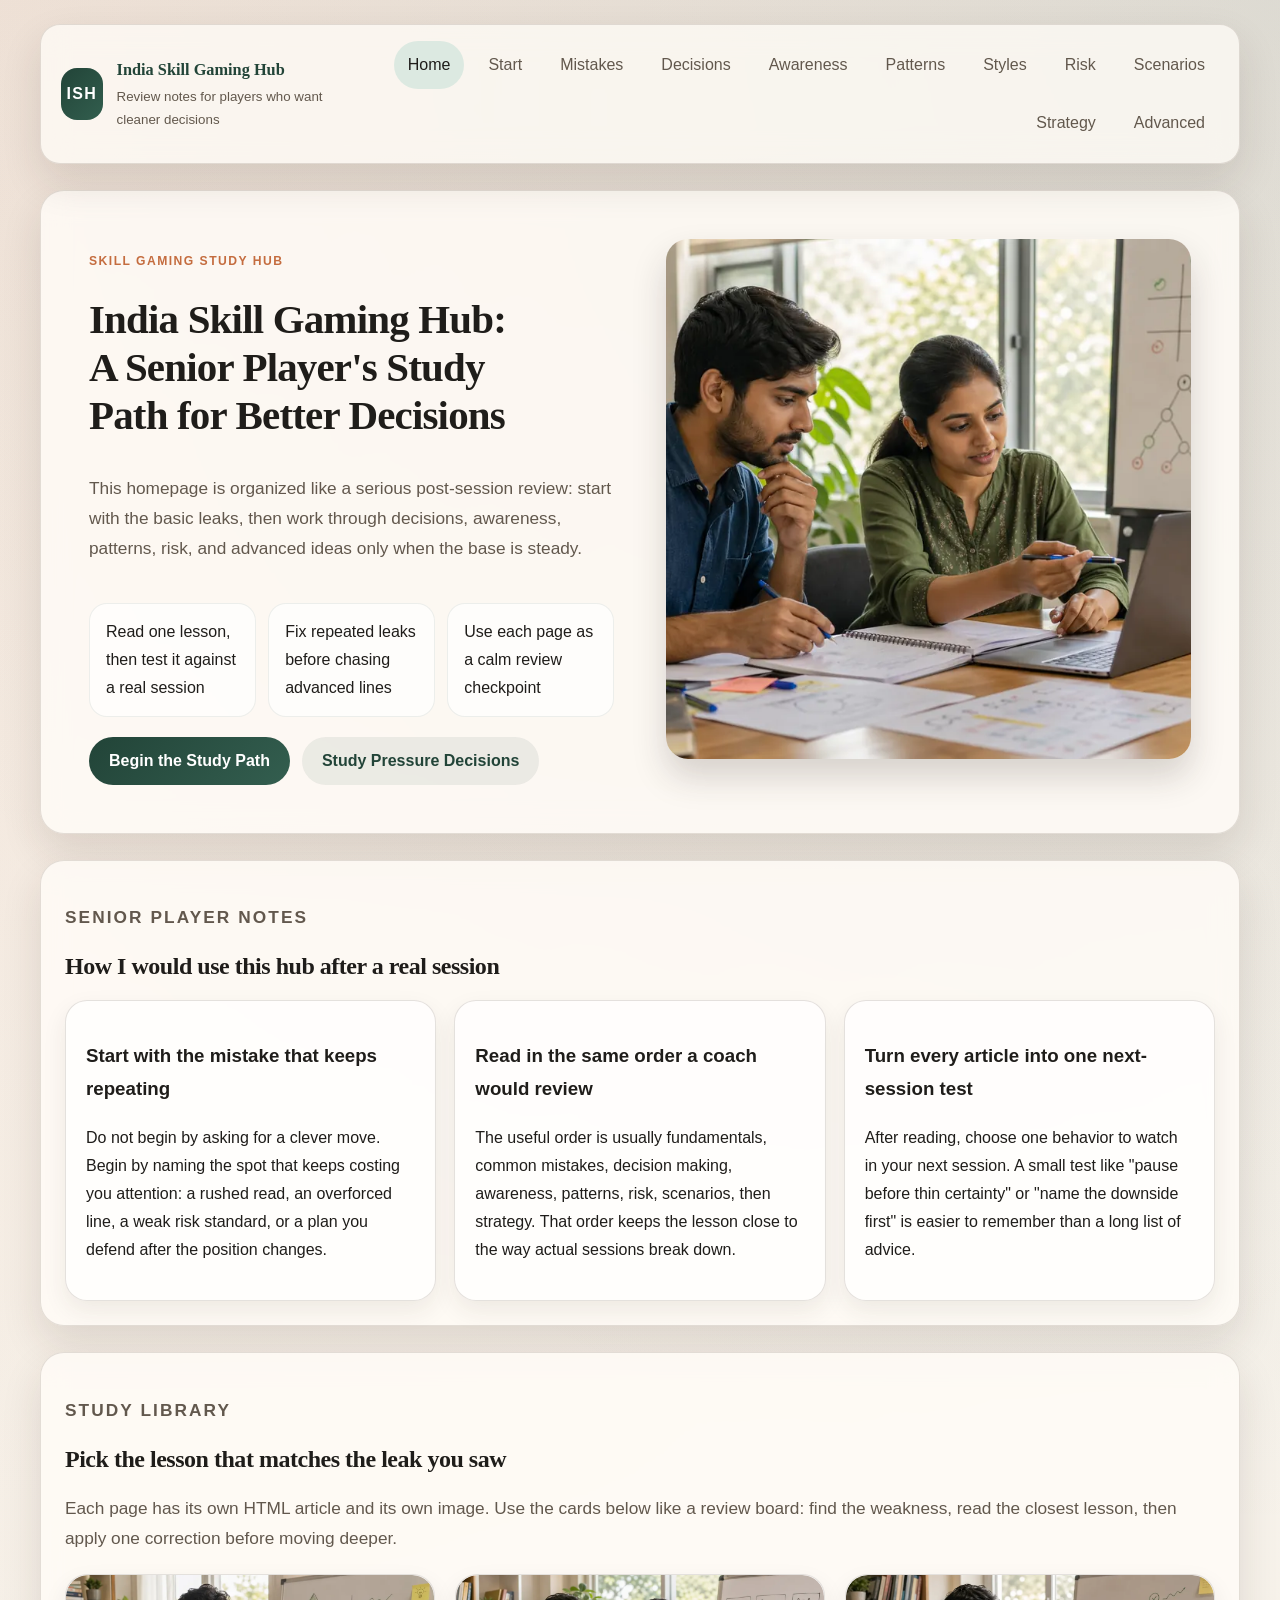
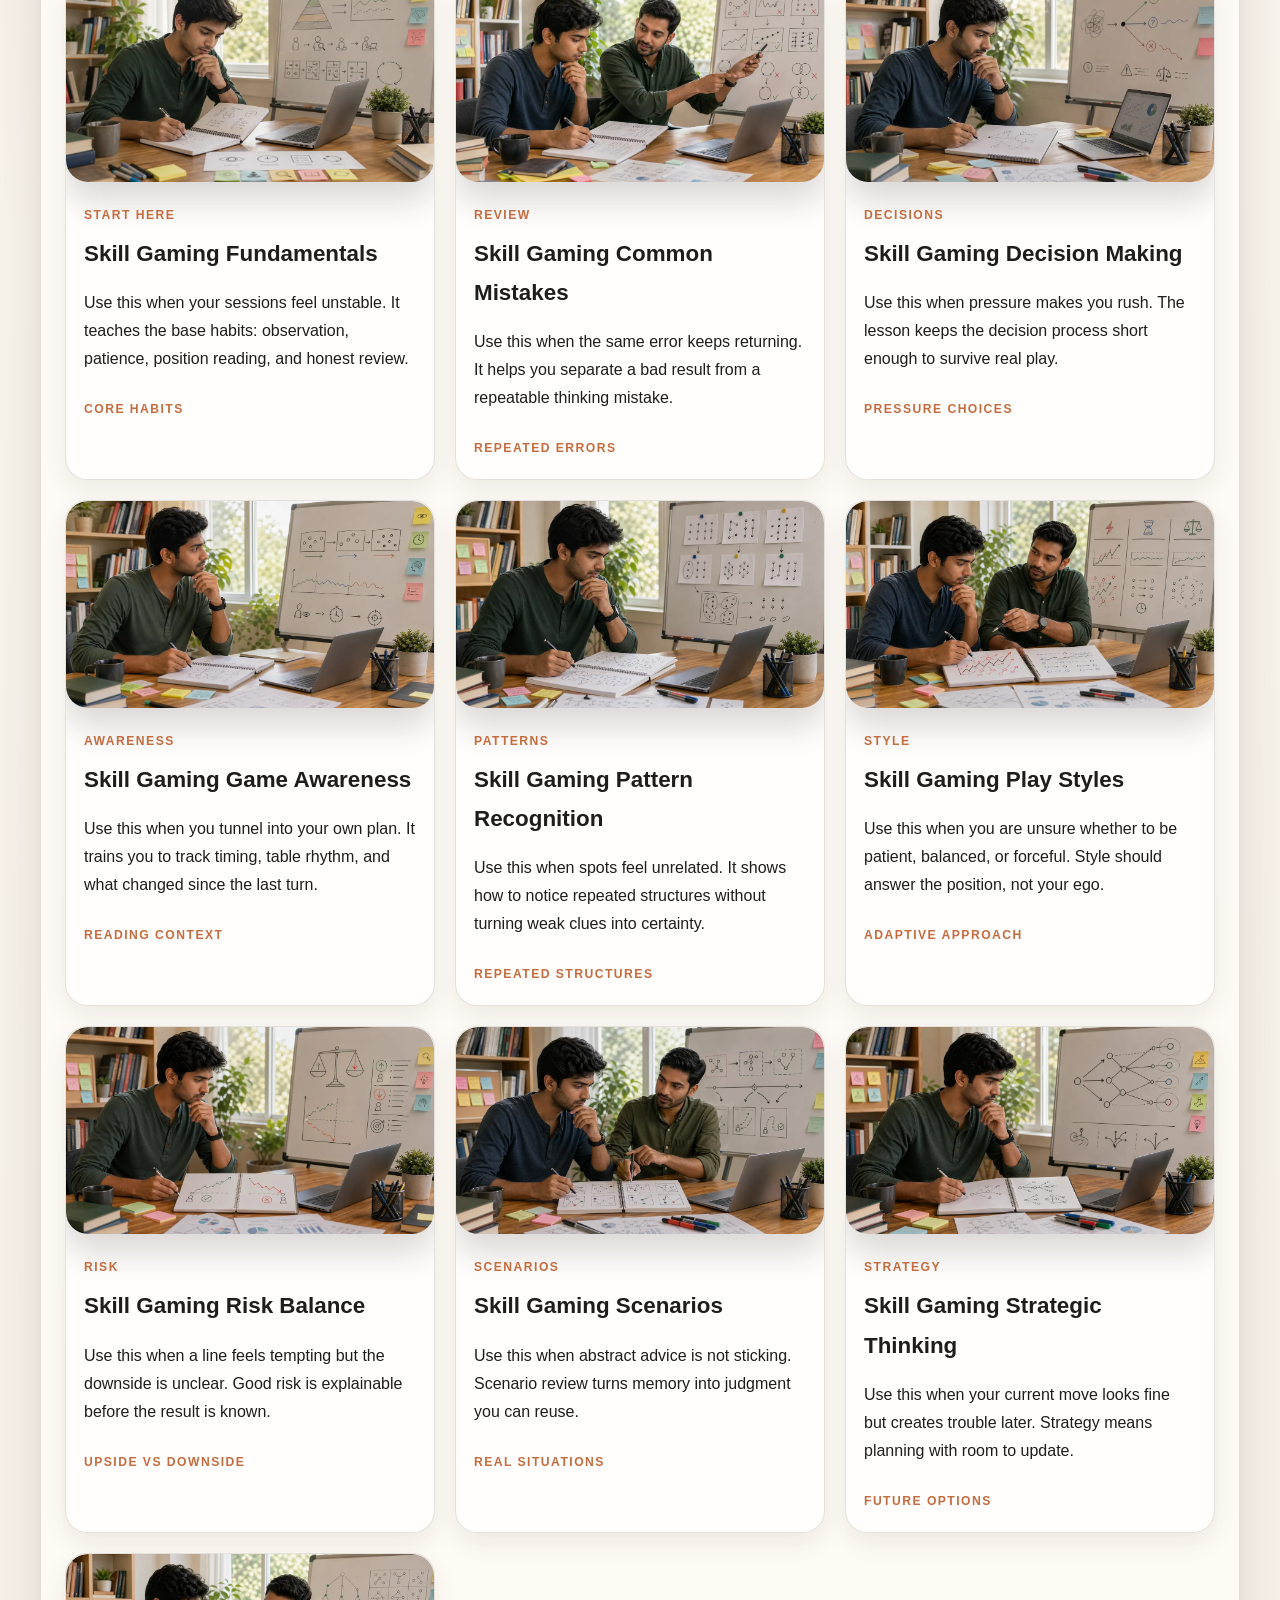
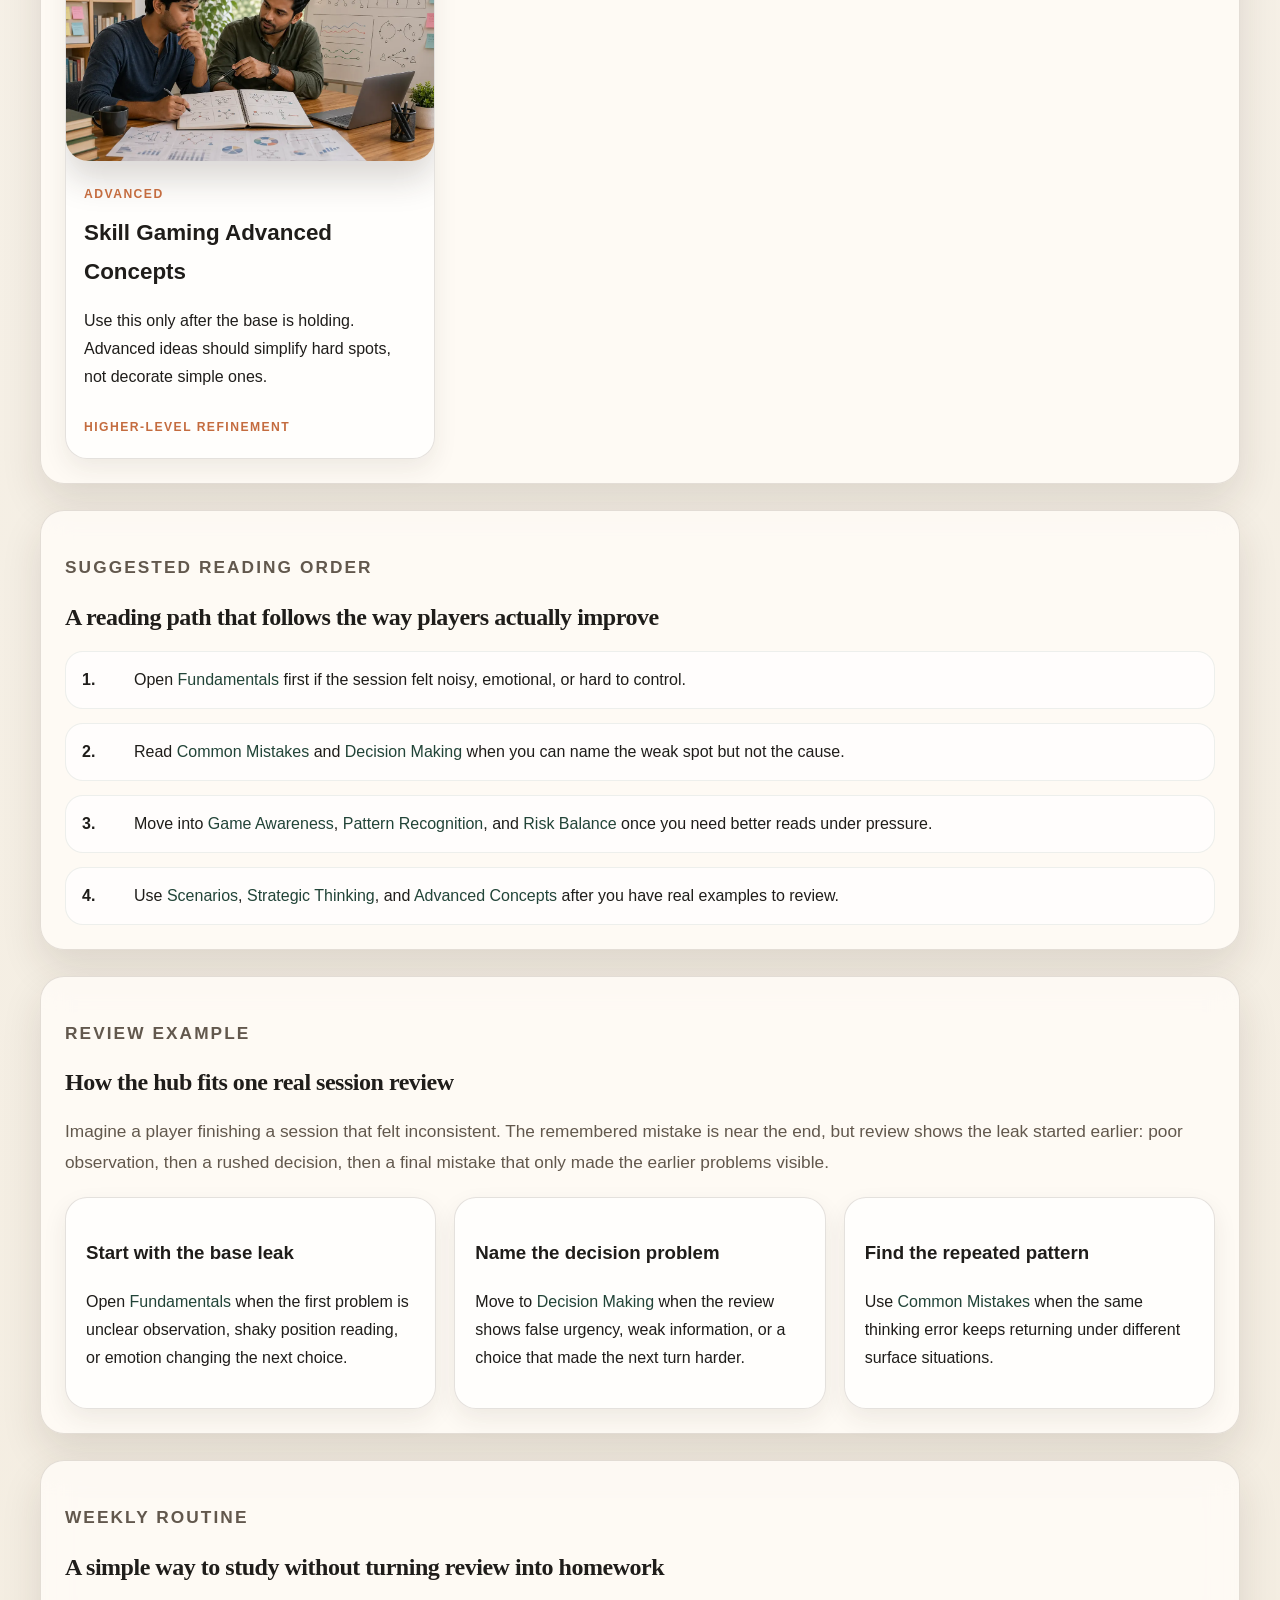
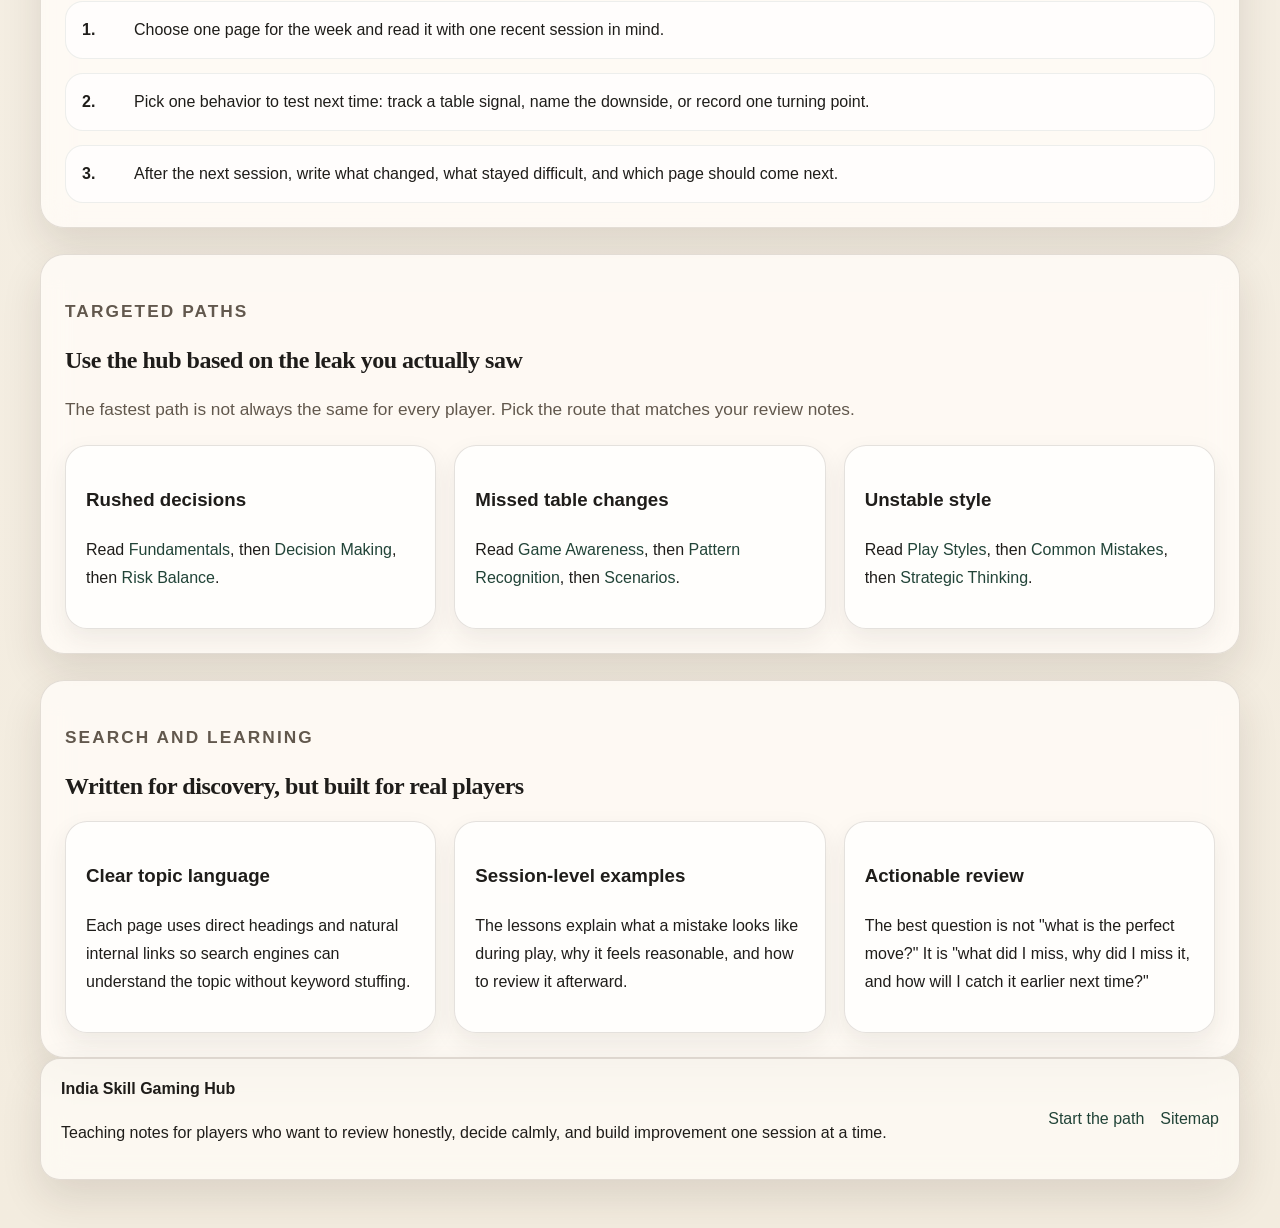
<file: index.html>
<!doctype html>
<html lang="en">
<head>
  <meta charset="utf-8" />
  <meta name="viewport" content="width=device-width, initial-scale=1" />
  <title>India Skill Gaming Hub: A Senior Player's Study Path for Better Decisions</title>
  <meta name="description" content="A calm skill gaming study hub written from a senior player's review desk, with lessons on fundamentals, decision quality, awareness, patterns, risk, and strategy." />
  <link rel="canonical" href="./index.html" />
  <meta property="og:type" content="website" />
  <meta property="og:title" content="India Skill Gaming Hub: A Senior Player's Study Path for Better Decisions" />
  <meta property="og:description" content="A calm skill gaming study hub written from a senior player's review desk, with lessons on fundamentals, decision quality, awareness, patterns, risk, and strategy." />
  <meta property="og:url" content="./index.html" />
  <meta property="og:image" content="./assets/images/overview.webp" />
  <meta name="twitter:card" content="summary_large_image" />
  <meta name="twitter:title" content="India Skill Gaming Hub: A Senior Player's Study Path for Better Decisions" />
  <meta name="twitter:description" content="A calm skill gaming study hub written from a senior player's review desk, with lessons on fundamentals, decision quality, awareness, patterns, risk, and strategy." />
  <meta name="twitter:image" content="./assets/images/overview.webp" />
  <link rel="stylesheet" href="assets/css/index.css" />
  <script type="application/ld+json">{
  "@context": "https://schema.org",
  "@type": "CollectionPage",
  "name": "India Skill Gaming Hub: A Senior Player's Study Path for Better Decisions",
  "description": "A calm skill gaming study hub written from a senior player's review desk, with lessons on fundamentals, decision quality, awareness, patterns, risk, and strategy.",
  "url": "./index.html",
  "hasPart": [
    {
      "@type": "Article",
      "headline": "Skill Gaming Fundamentals: The Habits That Make Every Decision Better",
      "url": "./fundamentals.html"
    },
    {
      "@type": "Article",
      "headline": "Skill Gaming Common Mistakes: Why Players Repeat the Same Errors",
      "url": "./common-mistakes.html"
    },
    {
      "@type": "Article",
      "headline": "Skill Gaming Decision Making: How to Choose Well Under Pressure",
      "url": "./decision-making.html"
    },
    {
      "@type": "Article",
      "headline": "Skill Gaming Game Awareness: How to Read More Than Your Own Plan",
      "url": "./game-awareness.html"
    },
    {
      "@type": "Article",
      "headline": "Skill Gaming Pattern Recognition: How to Notice What Keeps Repeating",
      "url": "./pattern-recognition.html"
    },
    {
      "@type": "Article",
      "headline": "Skill Gaming Play Styles: When Aggressive, Patient, or Balanced Play Makes Sense",
      "url": "./play-styles.html"
    },
    {
      "@type": "Article",
      "headline": "Skill Gaming Risk Balance: How to Take Smart Risks Without Guessing",
      "url": "./risk-balance.html"
    },
    {
      "@type": "Article",
      "headline": "Skill Gaming Scenarios: How to Learn From Real Situations Instead of Abstract Tips",
      "url": "./scenarios.html"
    },
    {
      "@type": "Article",
      "headline": "Skill Gaming Strategic Thinking: How to Plan Beyond the Current Move",
      "url": "./strategic-thinking.html"
    },
    {
      "@type": "Article",
      "headline": "Skill Gaming Advanced Concepts: Higher-Level Ideas That Still Need Practical Use",
      "url": "./advanced-concepts.html"
    }
  ]
}</script>
</head>
<body data-page="index">
  <div class="site-shell">
    <header class="site-header">
      <a class="brand" href="index.html">
        <span class="brand-mark">ISH</span>
        <span>
          <strong>India Skill Gaming Hub</strong>
          <small>Review notes for players who want cleaner decisions</small>
        </span>
      </a>
      <button class="menu-toggle" type="button" aria-expanded="false" aria-controls="site-nav">Menu</button>
      <nav id="site-nav" class="site-nav"><a href="index.html" class="active">Home</a><a href="fundamentals.html">Start</a><a href="common-mistakes.html">Mistakes</a><a href="decision-making.html">Decisions</a><a href="game-awareness.html">Awareness</a><a href="pattern-recognition.html">Patterns</a><a href="play-styles.html">Styles</a><a href="risk-balance.html">Risk</a><a href="scenarios.html">Scenarios</a><a href="strategic-thinking.html">Strategy</a><a href="advanced-concepts.html">Advanced</a></nav>
    </header>
    <main>
      <section class="hero home-hero">
        <div class="hero-copy">
          <p class="eyebrow">Skill Gaming Study Hub</p>
          <h1>India Skill Gaming Hub: A Senior Player's Study Path for Better Decisions</h1>
          <p class="hero-summary">This homepage is organized like a serious post-session review: start with the basic leaks, then work through decisions, awareness, patterns, risk, and advanced ideas only when the base is steady.</p>
          <div class="hero-points">
            <span>Read one lesson, then test it against a real session</span>
            <span>Fix repeated leaks before chasing advanced lines</span>
            <span>Use each page as a calm review checkpoint</span>
          </div>
          <div class="hero-actions">
            <a class="button primary" href="fundamentals.html">Begin the Study Path</a>
            <a class="button secondary" href="decision-making.html">Study Pressure Decisions</a>
          </div>
        </div>
        <div class="hero-visual">
          <img src="assets/images/overview.webp" alt="India Skill Gaming Hub study desk with notes and calm strategy review setup" loading="eager" />
        </div>
      </section>
      <section class="story-panel">
        <div class="section-heading">
          <p class="eyebrow">Senior Player Notes</p>
          <h2>How I would use this hub after a real session</h2>
        </div>
        <div class="story-grid">
          <div class="story-card"><h3>Start with the mistake that keeps repeating</h3><p>Do not begin by asking for a clever move. Begin by naming the spot that keeps costing you attention: a rushed read, an overforced line, a weak risk standard, or a plan you defend after the position changes.</p></div>
          <div class="story-card"><h3>Read in the same order a coach would review</h3><p>The useful order is usually fundamentals, common mistakes, decision making, awareness, patterns, risk, scenarios, then strategy. That order keeps the lesson close to the way actual sessions break down.</p></div>
          <div class="story-card"><h3>Turn every article into one next-session test</h3><p>After reading, choose one behavior to watch in your next session. A small test like "pause before thin certainty" or "name the downside first" is easier to remember than a long list of advice.</p></div>
        </div>
      </section>
      <section class="hub-grid-section">
        <div class="section-heading">
          <p class="eyebrow">Study Library</p>
          <h2>Pick the lesson that matches the leak you saw</h2>
          <p>Each page has its own HTML article and its own image. Use the cards below like a review board: find the weakness, read the closest lesson, then apply one correction before moving deeper.</p>
        </div>
        <div class="guide-grid"><a class="guide-card" href="fundamentals.html"><img src="assets/images/fundamentals.webp" alt="Skill gaming fundamentals study scene" loading="lazy" /><div class="guide-card-copy"><span class="eyebrow">Start Here</span><h3>Skill Gaming Fundamentals</h3><p>Use this when your sessions feel unstable. It teaches the base habits: observation, patience, position reading, and honest review.</p><span class="guide-meta">Core habits</span></div></a><a class="guide-card" href="common-mistakes.html"><img src="assets/images/common-mistakes.webp" alt="Skill gaming common mistakes review scene" loading="lazy" /><div class="guide-card-copy"><span class="eyebrow">Review</span><h3>Skill Gaming Common Mistakes</h3><p>Use this when the same error keeps returning. It helps you separate a bad result from a repeatable thinking mistake.</p><span class="guide-meta">Repeated errors</span></div></a><a class="guide-card" href="decision-making.html"><img src="assets/images/decision-making.webp" alt="Skill gaming decision making study scene" loading="lazy" /><div class="guide-card-copy"><span class="eyebrow">Decisions</span><h3>Skill Gaming Decision Making</h3><p>Use this when pressure makes you rush. The lesson keeps the decision process short enough to survive real play.</p><span class="guide-meta">Pressure choices</span></div></a><a class="guide-card" href="game-awareness.html"><img src="assets/images/game-awareness.webp" alt="Skill gaming awareness practice scene" loading="lazy" /><div class="guide-card-copy"><span class="eyebrow">Awareness</span><h3>Skill Gaming Game Awareness</h3><p>Use this when you tunnel into your own plan. It trains you to track timing, table rhythm, and what changed since the last turn.</p><span class="guide-meta">Reading context</span></div></a><a class="guide-card" href="pattern-recognition.html"><img src="assets/images/pattern-recognition.webp" alt="Skill gaming pattern recognition study setup" loading="lazy" /><div class="guide-card-copy"><span class="eyebrow">Patterns</span><h3>Skill Gaming Pattern Recognition</h3><p>Use this when spots feel unrelated. It shows how to notice repeated structures without turning weak clues into certainty.</p><span class="guide-meta">Repeated structures</span></div></a><a class="guide-card" href="play-styles.html"><img src="assets/images/play-styles.webp" alt="Skill gaming play styles comparison workspace" loading="lazy" /><div class="guide-card-copy"><span class="eyebrow">Style</span><h3>Skill Gaming Play Styles</h3><p>Use this when you are unsure whether to be patient, balanced, or forceful. Style should answer the position, not your ego.</p><span class="guide-meta">Adaptive approach</span></div></a><a class="guide-card" href="risk-balance.html"><img src="assets/images/risk-balance.webp" alt="Skill gaming risk balance learning scene" loading="lazy" /><div class="guide-card-copy"><span class="eyebrow">Risk</span><h3>Skill Gaming Risk Balance</h3><p>Use this when a line feels tempting but the downside is unclear. Good risk is explainable before the result is known.</p><span class="guide-meta">Upside vs downside</span></div></a><a class="guide-card" href="scenarios.html"><img src="assets/images/scenarios.webp" alt="Skill gaming scenario study scene" loading="lazy" /><div class="guide-card-copy"><span class="eyebrow">Scenarios</span><h3>Skill Gaming Scenarios</h3><p>Use this when abstract advice is not sticking. Scenario review turns memory into judgment you can reuse.</p><span class="guide-meta">Real situations</span></div></a><a class="guide-card" href="strategic-thinking.html"><img src="assets/images/strategic-thinking.webp" alt="Skill gaming strategic thinking workspace" loading="lazy" /><div class="guide-card-copy"><span class="eyebrow">Strategy</span><h3>Skill Gaming Strategic Thinking</h3><p>Use this when your current move looks fine but creates trouble later. Strategy means planning with room to update.</p><span class="guide-meta">Future options</span></div></a><a class="guide-card" href="advanced-concepts.html"><img src="assets/images/advanced-concepts.webp" alt="Skill gaming advanced concepts study scene" loading="lazy" /><div class="guide-card-copy"><span class="eyebrow">Advanced</span><h3>Skill Gaming Advanced Concepts</h3><p>Use this only after the base is holding. Advanced ideas should simplify hard spots, not decorate simple ones.</p><span class="guide-meta">Higher-level refinement</span></div></a></div>
      </section>
      <section class="pathway-panel">
        <div class="section-heading">
          <p class="eyebrow">Suggested Reading Order</p>
          <h2>A reading path that follows the way players actually improve</h2>
        </div>
        <div class="pathway-steps">
          <div class="path-step"><strong>1.</strong><span>Open <a href="fundamentals.html">Fundamentals</a> first if the session felt noisy, emotional, or hard to control.</span></div>
          <div class="path-step"><strong>2.</strong><span>Read <a href="common-mistakes.html">Common Mistakes</a> and <a href="decision-making.html">Decision Making</a> when you can name the weak spot but not the cause.</span></div>
          <div class="path-step"><strong>3.</strong><span>Move into <a href="game-awareness.html">Game Awareness</a>, <a href="pattern-recognition.html">Pattern Recognition</a>, and <a href="risk-balance.html">Risk Balance</a> once you need better reads under pressure.</span></div>
          <div class="path-step"><strong>4.</strong><span>Use <a href="scenarios.html">Scenarios</a>, <a href="strategic-thinking.html">Strategic Thinking</a>, and <a href="advanced-concepts.html">Advanced Concepts</a> after you have real examples to review.</span></div>
        </div>
      </section>
      <section class="story-panel">
        <div class="section-heading">
          <p class="eyebrow">Review Example</p>
          <h2>How the hub fits one real session review</h2>
          <p>Imagine a player finishing a session that felt inconsistent. The remembered mistake is near the end, but review shows the leak started earlier: poor observation, then a rushed decision, then a final mistake that only made the earlier problems visible.</p>
        </div>
        <div class="story-grid">
          <div class="story-card"><h3>Start with the base leak</h3><p>Open <a href="fundamentals.html">Fundamentals</a> when the first problem is unclear observation, shaky position reading, or emotion changing the next choice.</p></div>
          <div class="story-card"><h3>Name the decision problem</h3><p>Move to <a href="decision-making.html">Decision Making</a> when the review shows false urgency, weak information, or a choice that made the next turn harder.</p></div>
          <div class="story-card"><h3>Find the repeated pattern</h3><p>Use <a href="common-mistakes.html">Common Mistakes</a> when the same thinking error keeps returning under different surface situations.</p></div>
        </div>
      </section>
      <section class="pathway-panel">
        <div class="section-heading">
          <p class="eyebrow">Weekly Routine</p>
          <h2>A simple way to study without turning review into homework</h2>
        </div>
        <div class="pathway-steps">
          <div class="path-step"><strong>1.</strong><span>Choose one page for the week and read it with one recent session in mind.</span></div>
          <div class="path-step"><strong>2.</strong><span>Pick one behavior to test next time: track a table signal, name the downside, or record one turning point.</span></div>
          <div class="path-step"><strong>3.</strong><span>After the next session, write what changed, what stayed difficult, and which page should come next.</span></div>
        </div>
      </section>
      <section class="hub-grid-section">
        <div class="section-heading">
          <p class="eyebrow">Targeted Paths</p>
          <h2>Use the hub based on the leak you actually saw</h2>
          <p>The fastest path is not always the same for every player. Pick the route that matches your review notes.</p>
        </div>
        <div class="story-grid">
          <div class="story-card"><h3>Rushed decisions</h3><p>Read <a href="fundamentals.html">Fundamentals</a>, then <a href="decision-making.html">Decision Making</a>, then <a href="risk-balance.html">Risk Balance</a>.</p></div>
          <div class="story-card"><h3>Missed table changes</h3><p>Read <a href="game-awareness.html">Game Awareness</a>, then <a href="pattern-recognition.html">Pattern Recognition</a>, then <a href="scenarios.html">Scenarios</a>.</p></div>
          <div class="story-card"><h3>Unstable style</h3><p>Read <a href="play-styles.html">Play Styles</a>, then <a href="common-mistakes.html">Common Mistakes</a>, then <a href="strategic-thinking.html">Strategic Thinking</a>.</p></div>
        </div>
      </section>
      <section class="story-panel">
        <div class="section-heading">
          <p class="eyebrow">Search And Learning</p>
          <h2>Written for discovery, but built for real players</h2>
        </div>
        <div class="story-grid">
          <div class="story-card"><h3>Clear topic language</h3><p>Each page uses direct headings and natural internal links so search engines can understand the topic without keyword stuffing.</p></div>
          <div class="story-card"><h3>Session-level examples</h3><p>The lessons explain what a mistake looks like during play, why it feels reasonable, and how to review it afterward.</p></div>
          <div class="story-card"><h3>Actionable review</h3><p>The best question is not "what is the perfect move?" It is "what did I miss, why did I miss it, and how will I catch it earlier next time?"</p></div>
        </div>
      </section>
    </main>
    <footer class="site-footer">
      <div>
        <strong>India Skill Gaming Hub</strong>
        <p>Teaching notes for players who want to review honestly, decide calmly, and build improvement one session at a time.</p>
      </div>
      <div class="footer-links">
        <a href="fundamentals.html">Start the path</a>
        <a href="sitemap.xml">Sitemap</a>
      </div>
    </footer>
  </div>
  <script src="assets/js/index.js"></script>
</body>
</html>
</file>
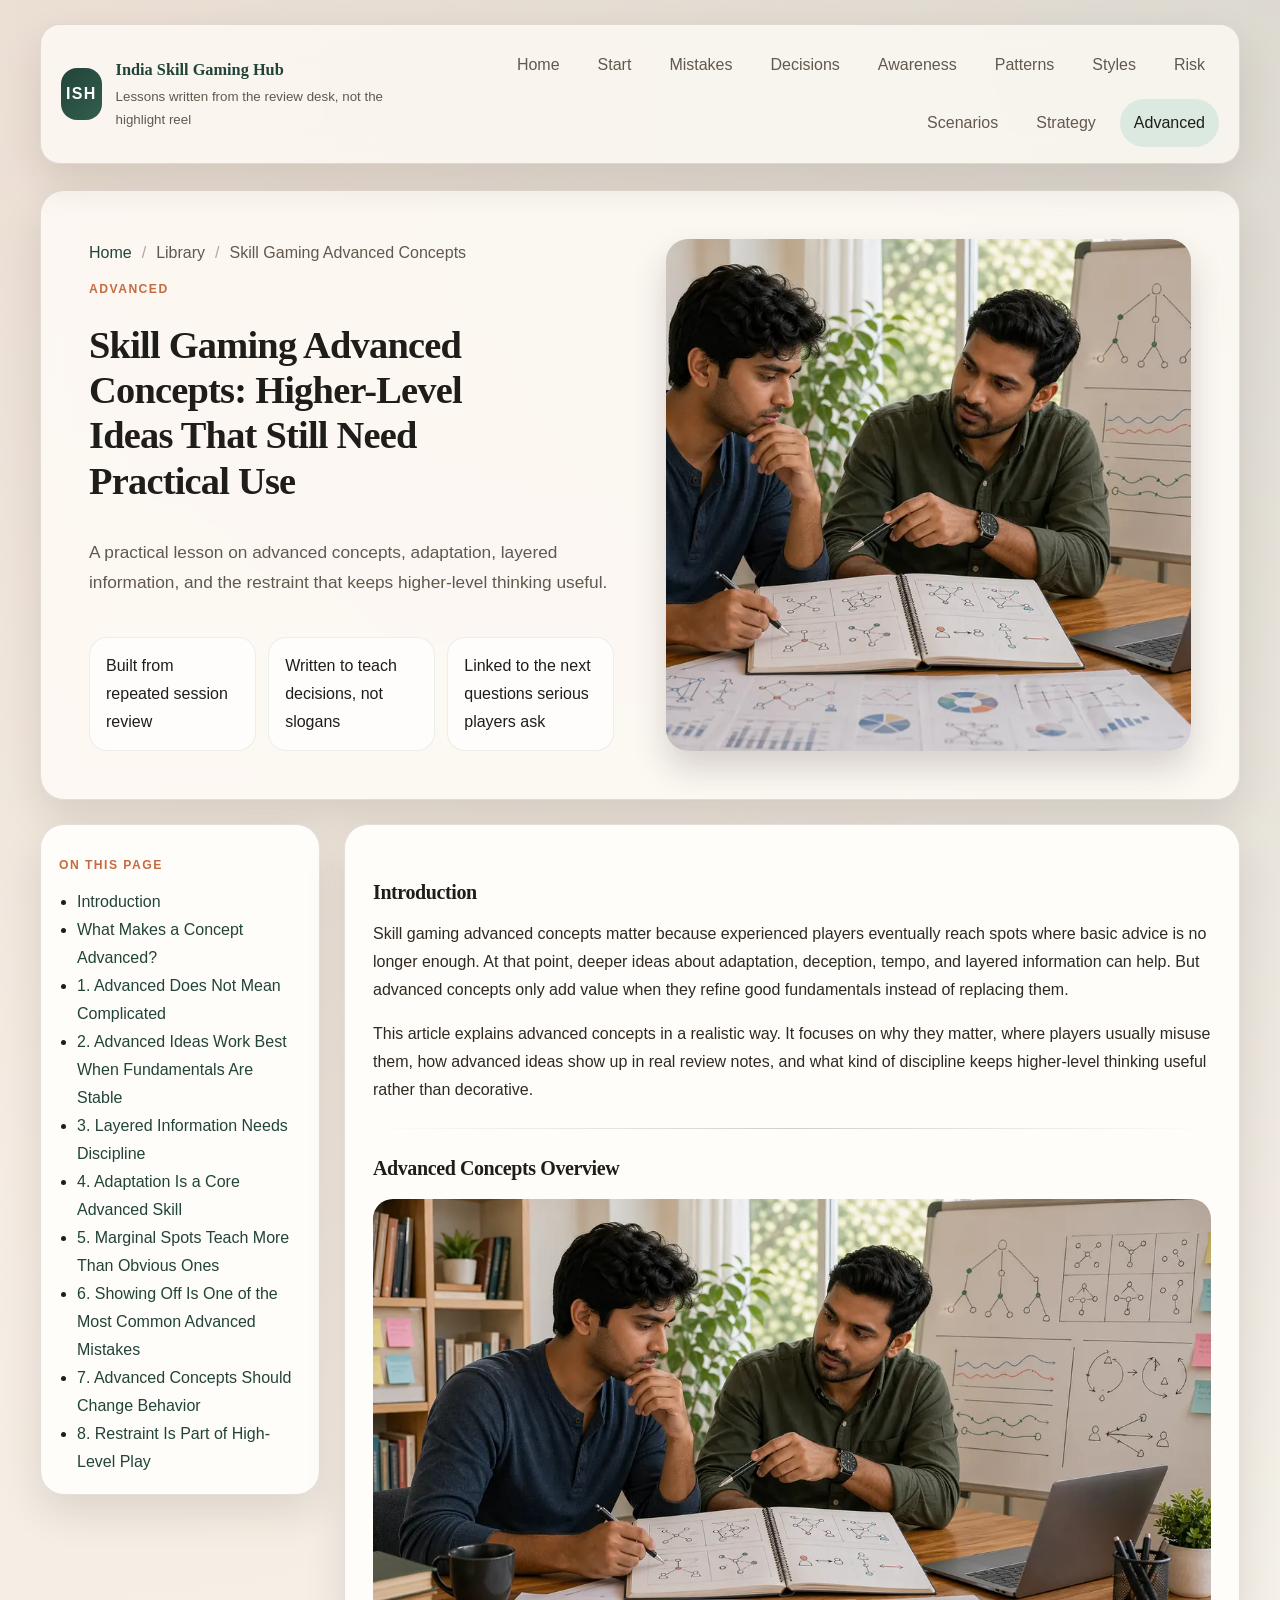
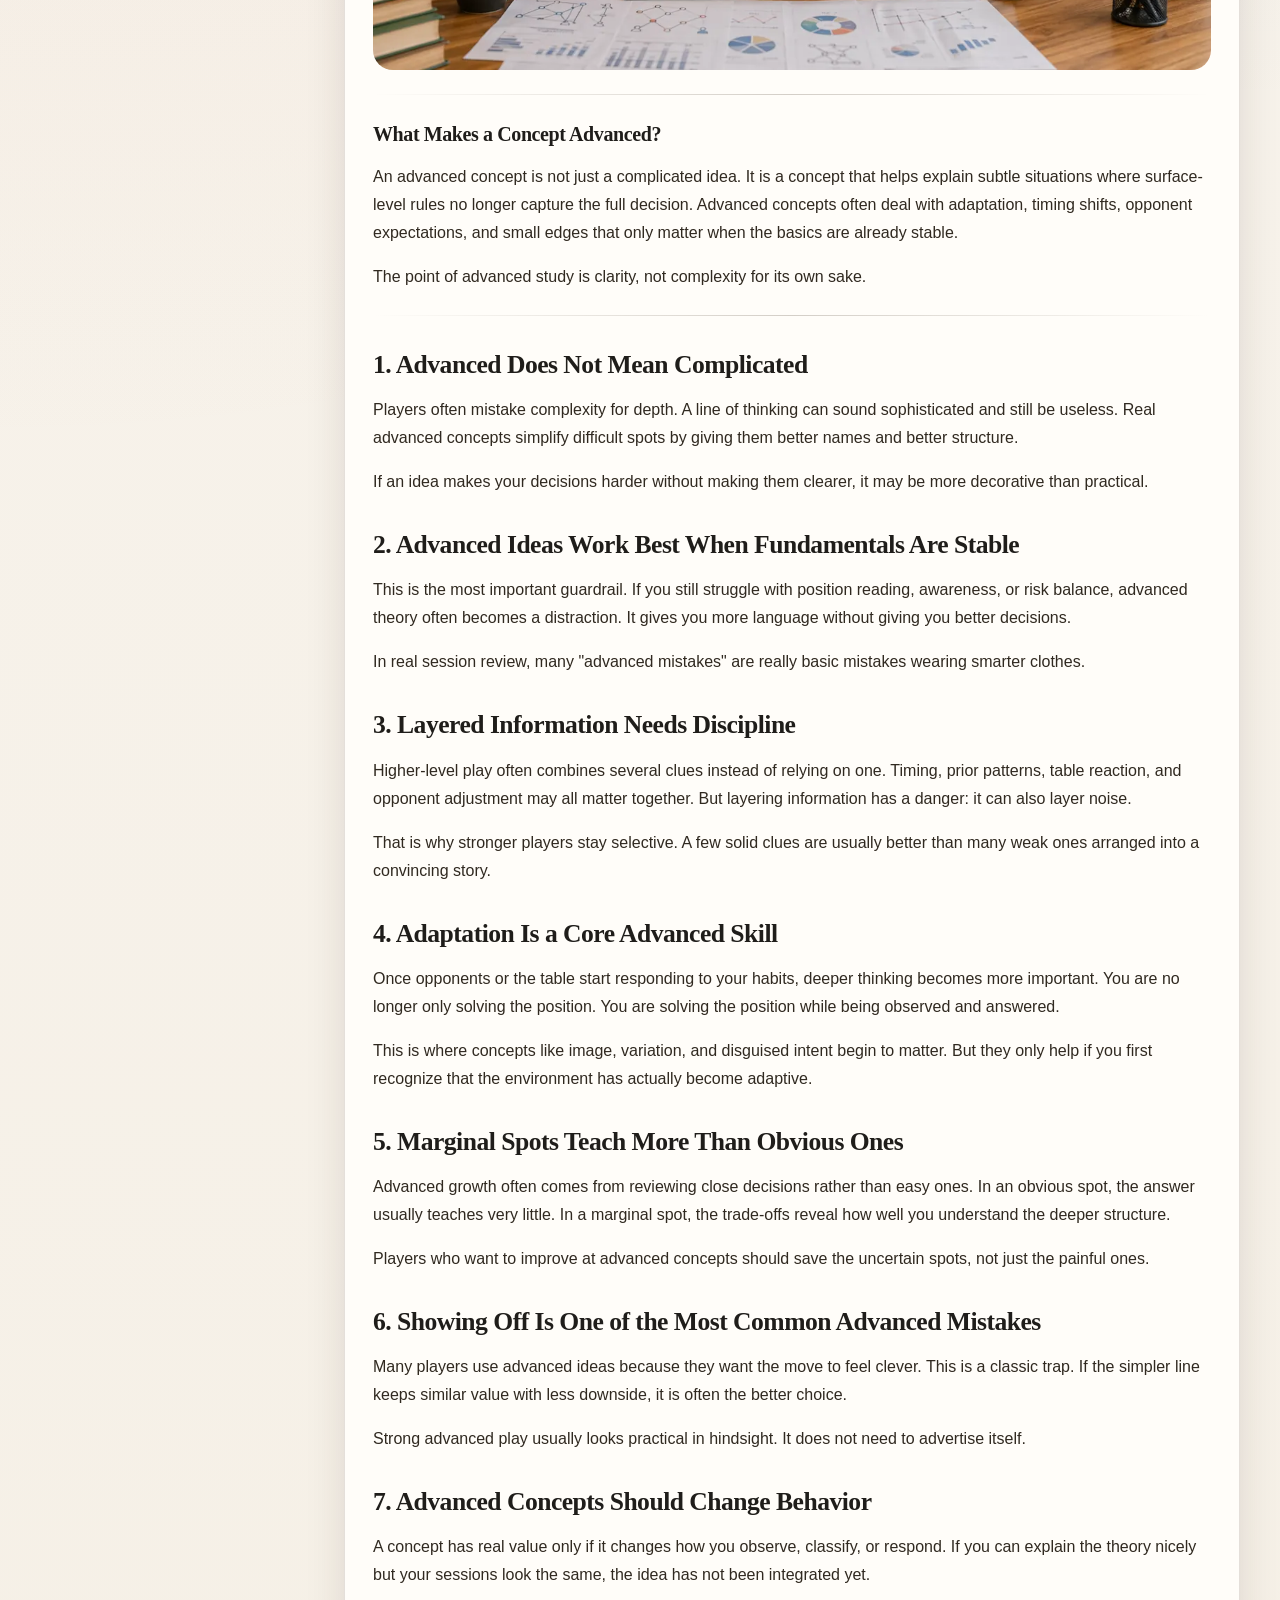
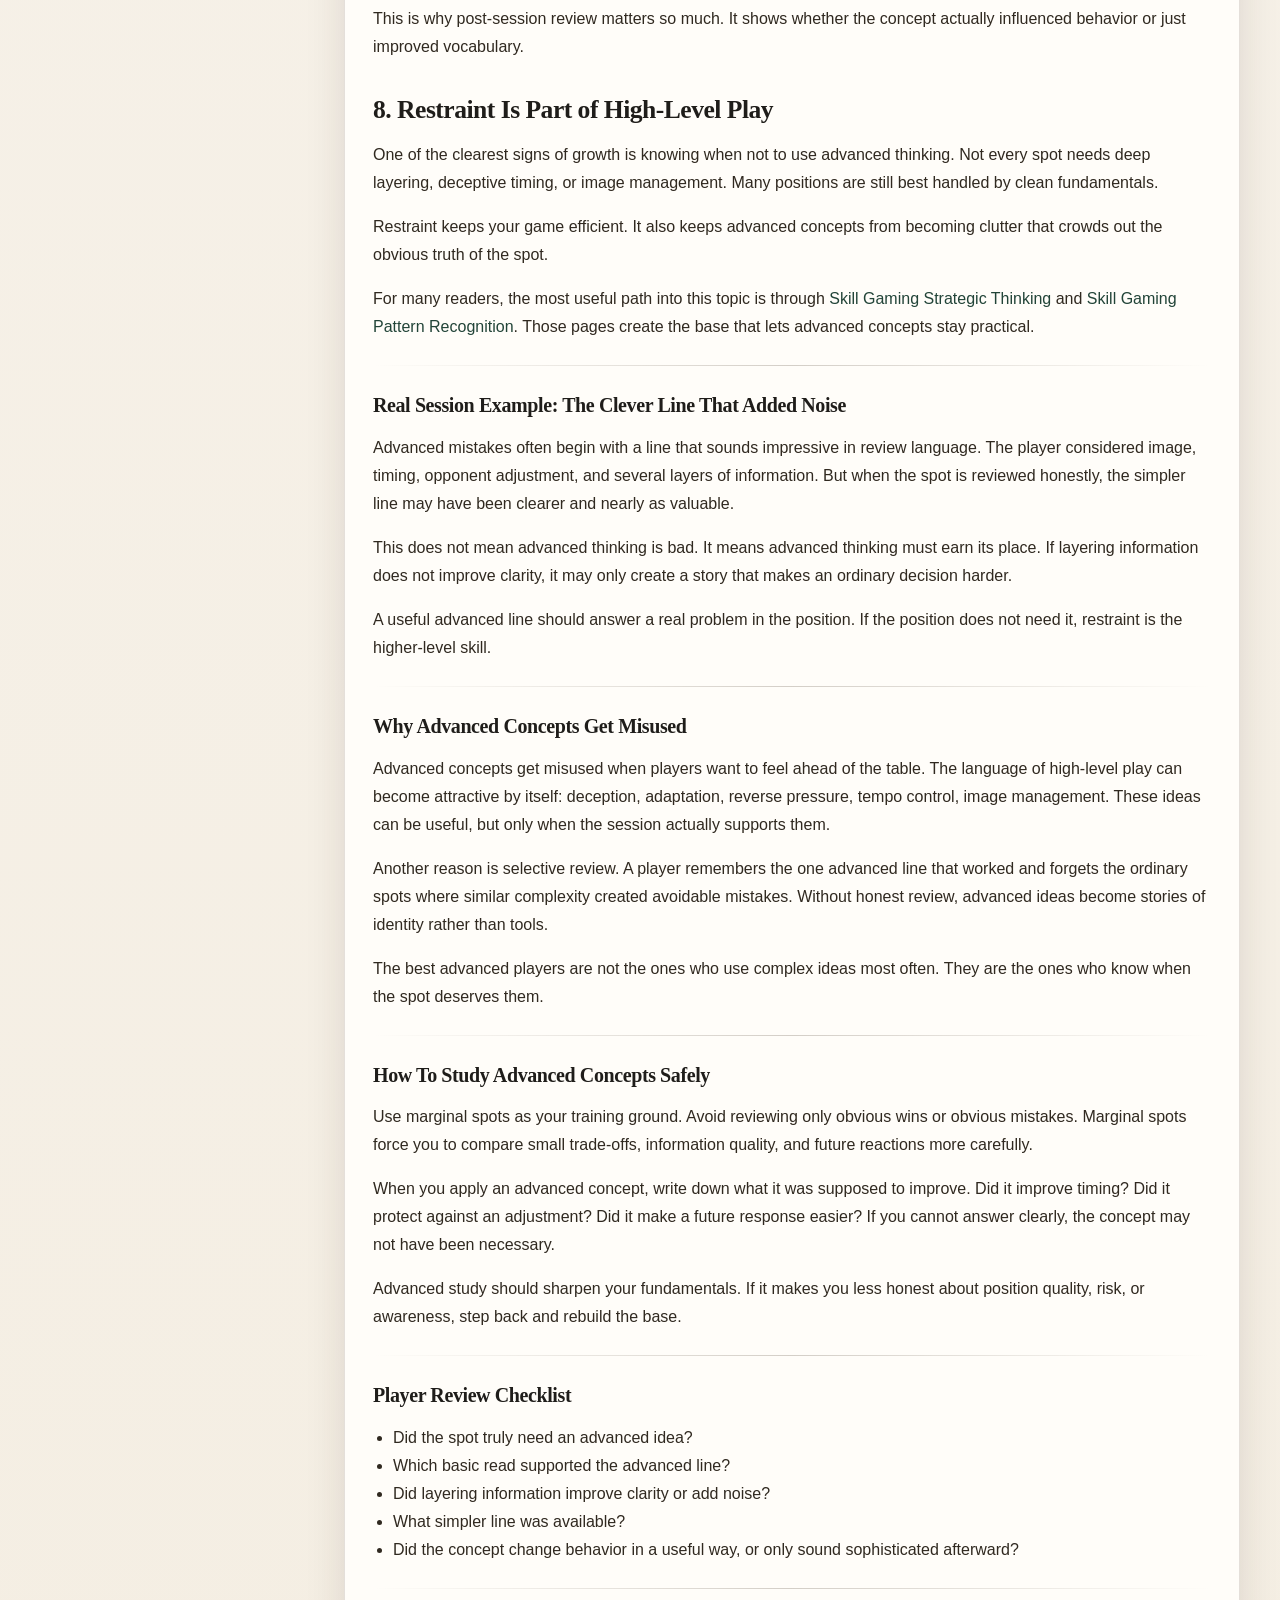
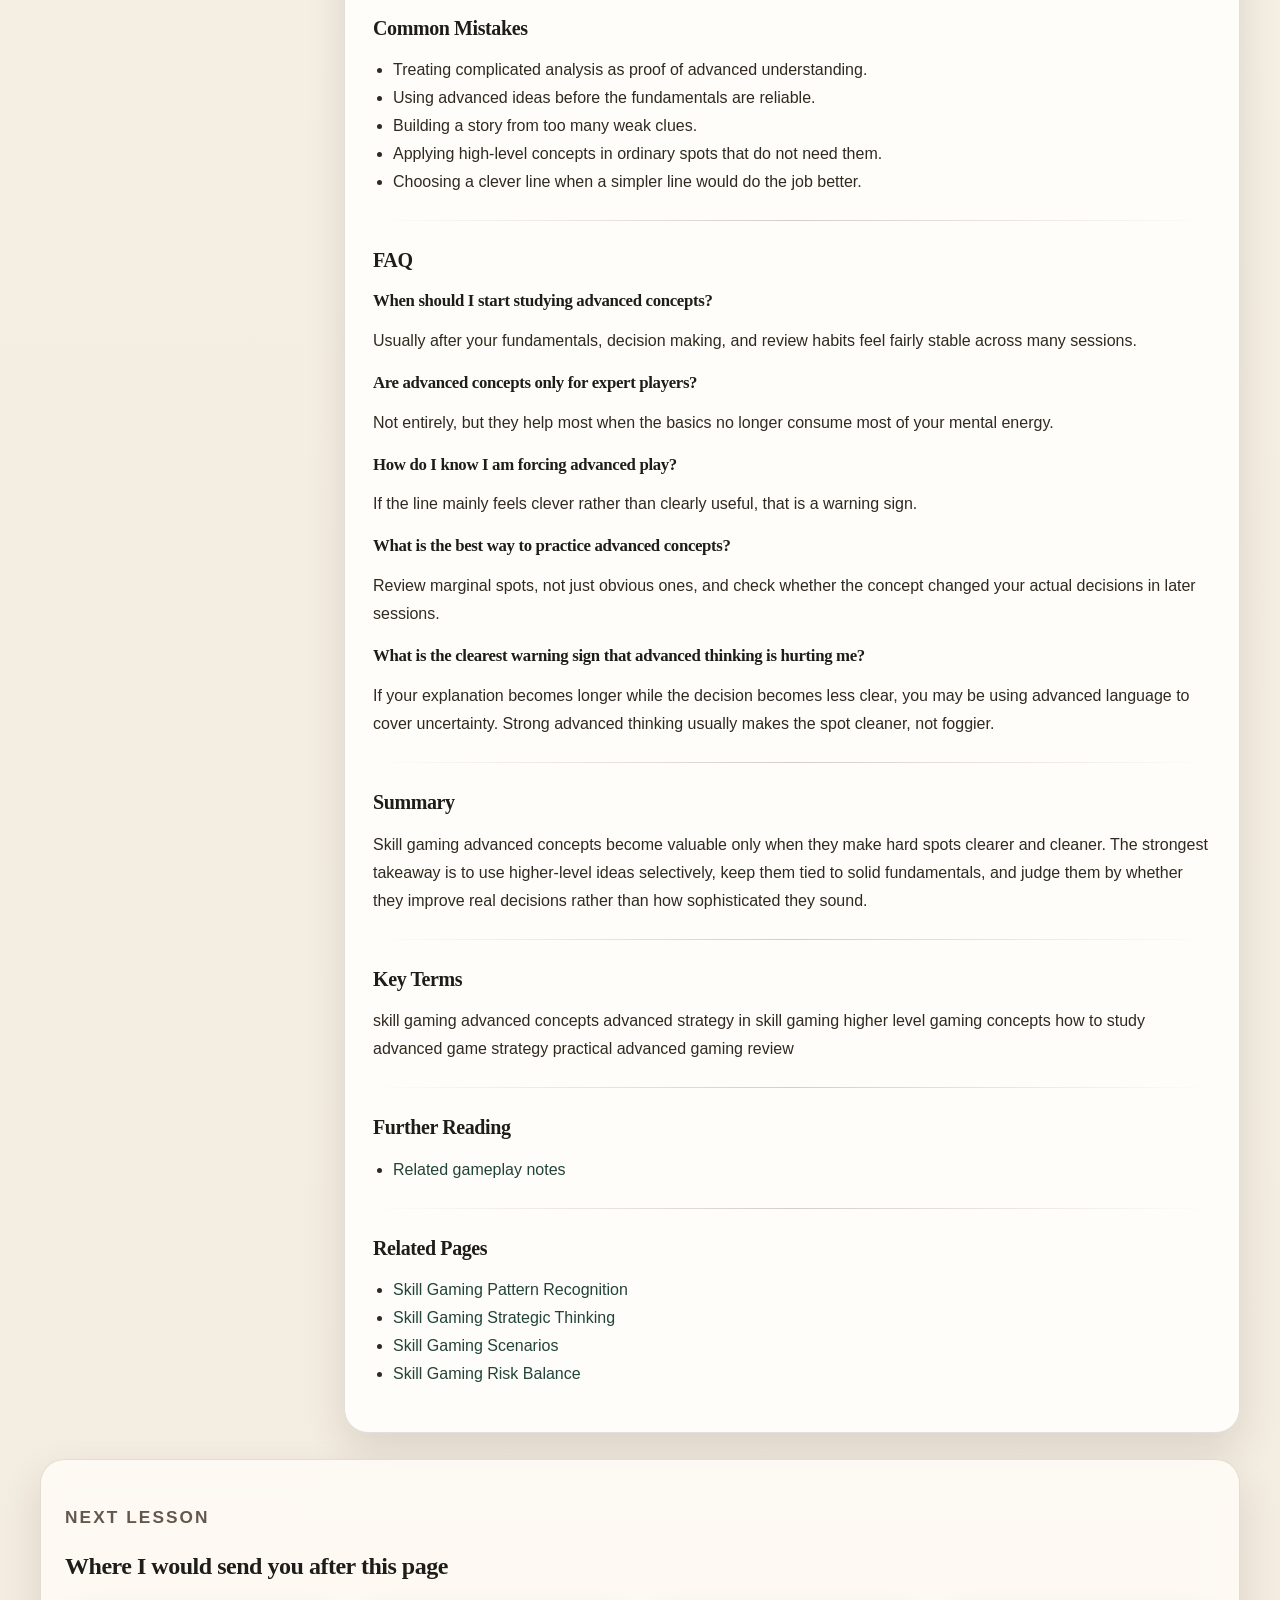
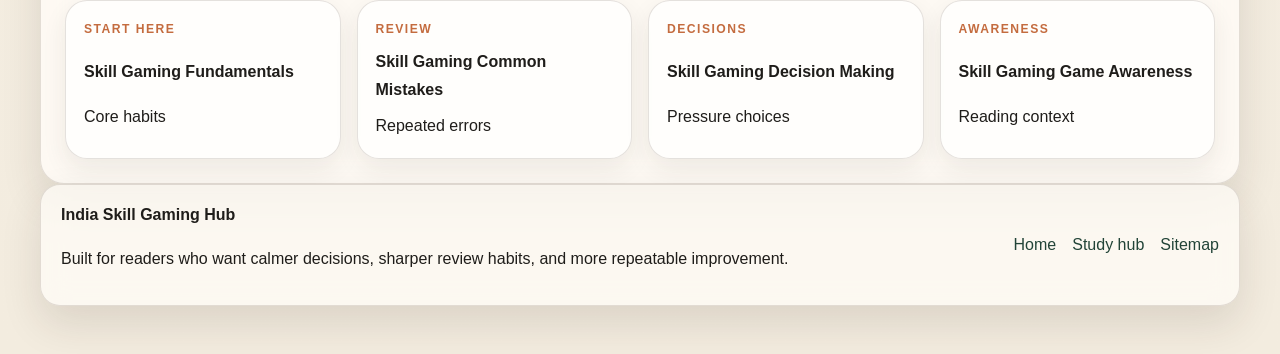
<file: advanced-concepts.html>
<!doctype html>
<html lang="en">
<head>
  <meta charset="utf-8" />
  <meta name="viewport" content="width=device-width, initial-scale=1" />
  <title>Skill Gaming Advanced Concepts: Higher-Level Ideas That Still Need Practical Use</title>
  <meta name="description" content="A practical lesson on advanced concepts, adaptation, layered information, and the restraint that keeps higher-level thinking useful." />
  <link rel="canonical" href="./advanced-concepts.html" />
  <meta property="og:type" content="article" />
  <meta property="og:title" content="Skill Gaming Advanced Concepts: Higher-Level Ideas That Still Need Practical Use" />
  <meta property="og:description" content="A practical lesson on advanced concepts, adaptation, layered information, and the restraint that keeps higher-level thinking useful." />
  <meta property="og:url" content="./advanced-concepts.html" />
  <meta property="og:image" content="./assets/images/advanced-concepts.webp" />
  <meta name="twitter:card" content="summary_large_image" />
  <meta name="twitter:title" content="Skill Gaming Advanced Concepts: Higher-Level Ideas That Still Need Practical Use" />
  <meta name="twitter:description" content="A practical lesson on advanced concepts, adaptation, layered information, and the restraint that keeps higher-level thinking useful." />
  <meta name="twitter:image" content="./assets/images/advanced-concepts.webp" />
  <link rel="stylesheet" href="assets/css/index.css" />
  <script type="application/ld+json">{
  "@context": "https://schema.org",
  "@type": "Article",
  "headline": "Skill Gaming Advanced Concepts: Higher-Level Ideas That Still Need Practical Use",
  "description": "A practical lesson on advanced concepts, adaptation, layered information, and the restraint that keeps higher-level thinking useful.",
  "image": "./assets/images/advanced-concepts.webp",
  "url": "./advanced-concepts.html",
  "inLanguage": "en",
  "publisher": {
    "@type": "Organization",
    "name": "India Skill Gaming Hub"
  }
}</script>
</head>
<body data-page="advanced-concepts">
  <div class="site-shell">
    <header class="site-header">
      <a class="brand" href="index.html">
        <span class="brand-mark">ISH</span>
        <span>
          <strong>India Skill Gaming Hub</strong>
          <small>Lessons written from the review desk, not the highlight reel</small>
        </span>
      </a>
      <button class="menu-toggle" type="button" aria-expanded="false" aria-controls="site-nav">Menu</button>
      <nav id="site-nav" class="site-nav"><a href="index.html">Home</a><a href="fundamentals.html">Start</a><a href="common-mistakes.html">Mistakes</a><a href="decision-making.html">Decisions</a><a href="game-awareness.html">Awareness</a><a href="pattern-recognition.html">Patterns</a><a href="play-styles.html">Styles</a><a href="risk-balance.html">Risk</a><a href="scenarios.html">Scenarios</a><a href="strategic-thinking.html">Strategy</a><a href="advanced-concepts.html" class="active">Advanced</a></nav>
    </header>
    <main>
      <section class="hero article-hero">
        <div class="hero-copy">
          <nav class="breadcrumbs"><a href="index.html">Home</a><span>Library</span><span>Skill Gaming Advanced Concepts</span></nav>
          <p class="eyebrow">Advanced</p>
          <h1>Skill Gaming Advanced Concepts: Higher-Level Ideas That Still Need Practical Use</h1>
          <p class="hero-summary">A practical lesson on advanced concepts, adaptation, layered information, and the restraint that keeps higher-level thinking useful.</p>
          <div class="hero-points">
            <span>Built from repeated session review</span>
            <span>Written to teach decisions, not slogans</span>
            <span>Linked to the next questions serious players ask</span>
          </div>
        </div>
        <div class="hero-visual">
          <img src="assets/images/advanced-concepts.webp" alt="Skill Gaming Advanced Concepts: Higher-Level Ideas That Still Need Practical Use" loading="eager" />
        </div>
      </section>
      <section class="page-layout">
        <aside class="page-toc"><div class="toc-card"><p class="toc-label">On This Page</p><ul><li><a href="#introduction">Introduction</a></li><li><a href="#what-makes-a-concept-advanced">What Makes a Concept Advanced?</a></li><li><a href="#1-advanced-does-not-mean-complicated">1. Advanced Does Not Mean Complicated</a></li><li><a href="#2-advanced-ideas-work-best-when-fundamentals-are-stable">2. Advanced Ideas Work Best When Fundamentals Are Stable</a></li><li><a href="#3-layered-information-needs-discipline">3. Layered Information Needs Discipline</a></li><li><a href="#4-adaptation-is-a-core-advanced-skill">4. Adaptation Is a Core Advanced Skill</a></li><li><a href="#5-marginal-spots-teach-more-than-obvious-ones">5. Marginal Spots Teach More Than Obvious Ones</a></li><li><a href="#6-showing-off-is-one-of-the-most-common-advanced-mistakes">6. Showing Off Is One of the Most Common Advanced Mistakes</a></li><li><a href="#7-advanced-concepts-should-change-behavior">7. Advanced Concepts Should Change Behavior</a></li><li><a href="#8-restraint-is-part-of-high-level-play">8. Restraint Is Part of High-Level Play</a></li></ul></div></aside>
        <article class="article-card">
          <div class="article-body"><h3 id="introduction">Introduction</h3>
<p>Skill gaming advanced concepts matter because experienced players eventually reach spots where basic advice is no longer enough. At that point, deeper ideas about adaptation, deception, tempo, and layered information can help. But advanced concepts only add value when they refine good fundamentals instead of replacing them.</p>
<p>This article explains advanced concepts in a realistic way. It focuses on why they matter, where players usually misuse them, how advanced ideas show up in real review notes, and what kind of discipline keeps higher-level thinking useful rather than decorative.</p>
<hr class="divider" />
<h3 id="advanced-concepts-overview">Advanced Concepts Overview</h3>
<figure class="feature-image"><img src="assets/images/advanced-concepts.webp" alt="Skill gaming advanced concepts study scene with layered notes, diagrams, and a calm educational strategy environment" loading="lazy" /></figure>
<hr class="divider" />
<h3 id="what-makes-a-concept-advanced">What Makes a Concept Advanced?</h3>
<p>An advanced concept is not just a complicated idea. It is a concept that helps explain subtle situations where surface-level rules no longer capture the full decision. Advanced concepts often deal with adaptation, timing shifts, opponent expectations, and small edges that only matter when the basics are already stable.</p>
<p>The point of advanced study is clarity, not complexity for its own sake.</p>
<hr class="divider" />
<section class="article-section"><h2 id="1-advanced-does-not-mean-complicated">1. Advanced Does Not Mean Complicated</h2></section>
<p>Players often mistake complexity for depth. A line of thinking can sound sophisticated and still be useless. Real advanced concepts simplify difficult spots by giving them better names and better structure.</p>
<p>If an idea makes your decisions harder without making them clearer, it may be more decorative than practical.</p>
<section class="article-section"><h2 id="2-advanced-ideas-work-best-when-fundamentals-are-stable">2. Advanced Ideas Work Best When Fundamentals Are Stable</h2></section>
<p>This is the most important guardrail. If you still struggle with position reading, awareness, or risk balance, advanced theory often becomes a distraction. It gives you more language without giving you better decisions.</p>
<p>In real session review, many &quot;advanced mistakes&quot; are really basic mistakes wearing smarter clothes.</p>
<section class="article-section"><h2 id="3-layered-information-needs-discipline">3. Layered Information Needs Discipline</h2></section>
<p>Higher-level play often combines several clues instead of relying on one. Timing, prior patterns, table reaction, and opponent adjustment may all matter together. But layering information has a danger: it can also layer noise.</p>
<p>That is why stronger players stay selective. A few solid clues are usually better than many weak ones arranged into a convincing story.</p>
<section class="article-section"><h2 id="4-adaptation-is-a-core-advanced-skill">4. Adaptation Is a Core Advanced Skill</h2></section>
<p>Once opponents or the table start responding to your habits, deeper thinking becomes more important. You are no longer only solving the position. You are solving the position while being observed and answered.</p>
<p>This is where concepts like image, variation, and disguised intent begin to matter. But they only help if you first recognize that the environment has actually become adaptive.</p>
<section class="article-section"><h2 id="5-marginal-spots-teach-more-than-obvious-ones">5. Marginal Spots Teach More Than Obvious Ones</h2></section>
<p>Advanced growth often comes from reviewing close decisions rather than easy ones. In an obvious spot, the answer usually teaches very little. In a marginal spot, the trade-offs reveal how well you understand the deeper structure.</p>
<p>Players who want to improve at advanced concepts should save the uncertain spots, not just the painful ones.</p>
<section class="article-section"><h2 id="6-showing-off-is-one-of-the-most-common-advanced-mistakes">6. Showing Off Is One of the Most Common Advanced Mistakes</h2></section>
<p>Many players use advanced ideas because they want the move to feel clever. This is a classic trap. If the simpler line keeps similar value with less downside, it is often the better choice.</p>
<p>Strong advanced play usually looks practical in hindsight. It does not need to advertise itself.</p>
<section class="article-section"><h2 id="7-advanced-concepts-should-change-behavior">7. Advanced Concepts Should Change Behavior</h2></section>
<p>A concept has real value only if it changes how you observe, classify, or respond. If you can explain the theory nicely but your sessions look the same, the idea has not been integrated yet.</p>
<p>This is why post-session review matters so much. It shows whether the concept actually influenced behavior or just improved vocabulary.</p>
<section class="article-section"><h2 id="8-restraint-is-part-of-high-level-play">8. Restraint Is Part of High-Level Play</h2></section>
<p>One of the clearest signs of growth is knowing when not to use advanced thinking. Not every spot needs deep layering, deceptive timing, or image management. Many positions are still best handled by clean fundamentals.</p>
<p>Restraint keeps your game efficient. It also keeps advanced concepts from becoming clutter that crowds out the obvious truth of the spot.</p>
<p>For many readers, the most useful path into this topic is through <a href="strategic-thinking.html">Skill Gaming Strategic Thinking</a> and <a href="pattern-recognition.html">Skill Gaming Pattern Recognition</a>. Those pages create the base that lets advanced concepts stay practical.</p>
<hr class="divider" />
<h3 id="real-session-example-the-clever-line-that-added-noise">Real Session Example: The Clever Line That Added Noise</h3>
<p>Advanced mistakes often begin with a line that sounds impressive in review language. The player considered image, timing, opponent adjustment, and several layers of information. But when the spot is reviewed honestly, the simpler line may have been clearer and nearly as valuable.</p>
<p>This does not mean advanced thinking is bad. It means advanced thinking must earn its place. If layering information does not improve clarity, it may only create a story that makes an ordinary decision harder.</p>
<p>A useful advanced line should answer a real problem in the position. If the position does not need it, restraint is the higher-level skill.</p>
<hr class="divider" />
<h3 id="why-advanced-concepts-get-misused">Why Advanced Concepts Get Misused</h3>
<p>Advanced concepts get misused when players want to feel ahead of the table. The language of high-level play can become attractive by itself: deception, adaptation, reverse pressure, tempo control, image management. These ideas can be useful, but only when the session actually supports them.</p>
<p>Another reason is selective review. A player remembers the one advanced line that worked and forgets the ordinary spots where similar complexity created avoidable mistakes. Without honest review, advanced ideas become stories of identity rather than tools.</p>
<p>The best advanced players are not the ones who use complex ideas most often. They are the ones who know when the spot deserves them.</p>
<hr class="divider" />
<h3 id="how-to-study-advanced-concepts-safely">How To Study Advanced Concepts Safely</h3>
<p>Use marginal spots as your training ground. Avoid reviewing only obvious wins or obvious mistakes. Marginal spots force you to compare small trade-offs, information quality, and future reactions more carefully.</p>
<p>When you apply an advanced concept, write down what it was supposed to improve. Did it improve timing? Did it protect against an adjustment? Did it make a future response easier? If you cannot answer clearly, the concept may not have been necessary.</p>
<p>Advanced study should sharpen your fundamentals. If it makes you less honest about position quality, risk, or awareness, step back and rebuild the base.</p>
<hr class="divider" />
<h3 id="player-review-checklist">Player Review Checklist</h3>
<ul><li>Did the spot truly need an advanced idea?</li><li>Which basic read supported the advanced line?</li><li>Did layering information improve clarity or add noise?</li><li>What simpler line was available?</li><li>Did the concept change behavior in a useful way, or only sound sophisticated afterward?</li></ul>
<hr class="divider" />
<h3 id="common-mistakes">Common Mistakes</h3>
<ul><li>Treating complicated analysis as proof of advanced understanding.</li><li>Using advanced ideas before the fundamentals are reliable.</li><li>Building a story from too many weak clues.</li><li>Applying high-level concepts in ordinary spots that do not need them.</li><li>Choosing a clever line when a simpler line would do the job better.</li></ul>
<hr class="divider" />
<h3 id="faq">FAQ</h3>
<h4 id="8-restraint-is-part-of-high-level-play-when-should-i-start-studying-advanced-concepts">When should I start studying advanced concepts?</h4>
<p>Usually after your fundamentals, decision making, and review habits feel fairly stable across many sessions.</p>
<h4 id="8-restraint-is-part-of-high-level-play-are-advanced-concepts-only-for-expert-players">Are advanced concepts only for expert players?</h4>
<p>Not entirely, but they help most when the basics no longer consume most of your mental energy.</p>
<h4 id="8-restraint-is-part-of-high-level-play-how-do-i-know-i-am-forcing-advanced-play">How do I know I am forcing advanced play?</h4>
<p>If the line mainly feels clever rather than clearly useful, that is a warning sign.</p>
<h4 id="8-restraint-is-part-of-high-level-play-what-is-the-best-way-to-practice-advanced-concepts">What is the best way to practice advanced concepts?</h4>
<p>Review marginal spots, not just obvious ones, and check whether the concept changed your actual decisions in later sessions.</p>
<h4 id="what-is-the-clearest-warning-sign-that-advanced-thinking-is-hurting-me">What is the clearest warning sign that advanced thinking is hurting me?</h4>
<p>If your explanation becomes longer while the decision becomes less clear, you may be using advanced language to cover uncertainty. Strong advanced thinking usually makes the spot cleaner, not foggier.</p>
<hr class="divider" />
<h3 id="summary">Summary</h3>
<p>Skill gaming advanced concepts become valuable only when they make hard spots clearer and cleaner. The strongest takeaway is to use higher-level ideas selectively, keep them tied to solid fundamentals, and judge them by whether they improve real decisions rather than how sophisticated they sound.</p>
<hr class="divider" />
<h3 id="key-terms">Key Terms</h3>
<p>skill gaming advanced concepts advanced strategy in skill gaming higher level gaming concepts how to study advanced game strategy practical advanced gaming review</p>
<hr class="divider" />
<h3 id="further-reading">Further Reading</h3>
<ul><li><a href="./" target="_blank" rel="noopener noreferrer">Related gameplay notes</a></li></ul>
<hr class="divider" />
<h3 id="related-pages">Related Pages</h3>
<ul><li><a href="pattern-recognition.html">Skill Gaming Pattern Recognition</a></li><li><a href="strategic-thinking.html">Skill Gaming Strategic Thinking</a></li><li><a href="scenarios.html">Skill Gaming Scenarios</a></li><li><a href="risk-balance.html">Skill Gaming Risk Balance</a></li></ul></div>
        </article>
      </section>
      <section class="related-strip">
        <div class="section-heading">
          <p class="eyebrow">Next Lesson</p>
          <h2>Where I would send you after this page</h2>
        </div>
        <div class="mini-grid"><a class="mini-card" href="fundamentals.html"><span class="mini-eyebrow">Start Here</span><strong>Skill Gaming Fundamentals</strong><span>Core habits</span></a><a class="mini-card" href="common-mistakes.html"><span class="mini-eyebrow">Review</span><strong>Skill Gaming Common Mistakes</strong><span>Repeated errors</span></a><a class="mini-card" href="decision-making.html"><span class="mini-eyebrow">Decisions</span><strong>Skill Gaming Decision Making</strong><span>Pressure choices</span></a><a class="mini-card" href="game-awareness.html"><span class="mini-eyebrow">Awareness</span><strong>Skill Gaming Game Awareness</strong><span>Reading context</span></a></div>
      </section>
    </main>
    <footer class="site-footer">
      <div>
        <strong>India Skill Gaming Hub</strong>
        <p>Built for readers who want calmer decisions, sharper review habits, and more repeatable improvement.</p>
      </div>
      <div class="footer-links">
        <a href="index.html">Home</a>
        <a href="index.html">Study hub</a>
        <a href="sitemap.xml">Sitemap</a>
      </div>
    </footer>
  </div>
  <script src="assets/js/index.js"></script>
</body>
</html>
</file>
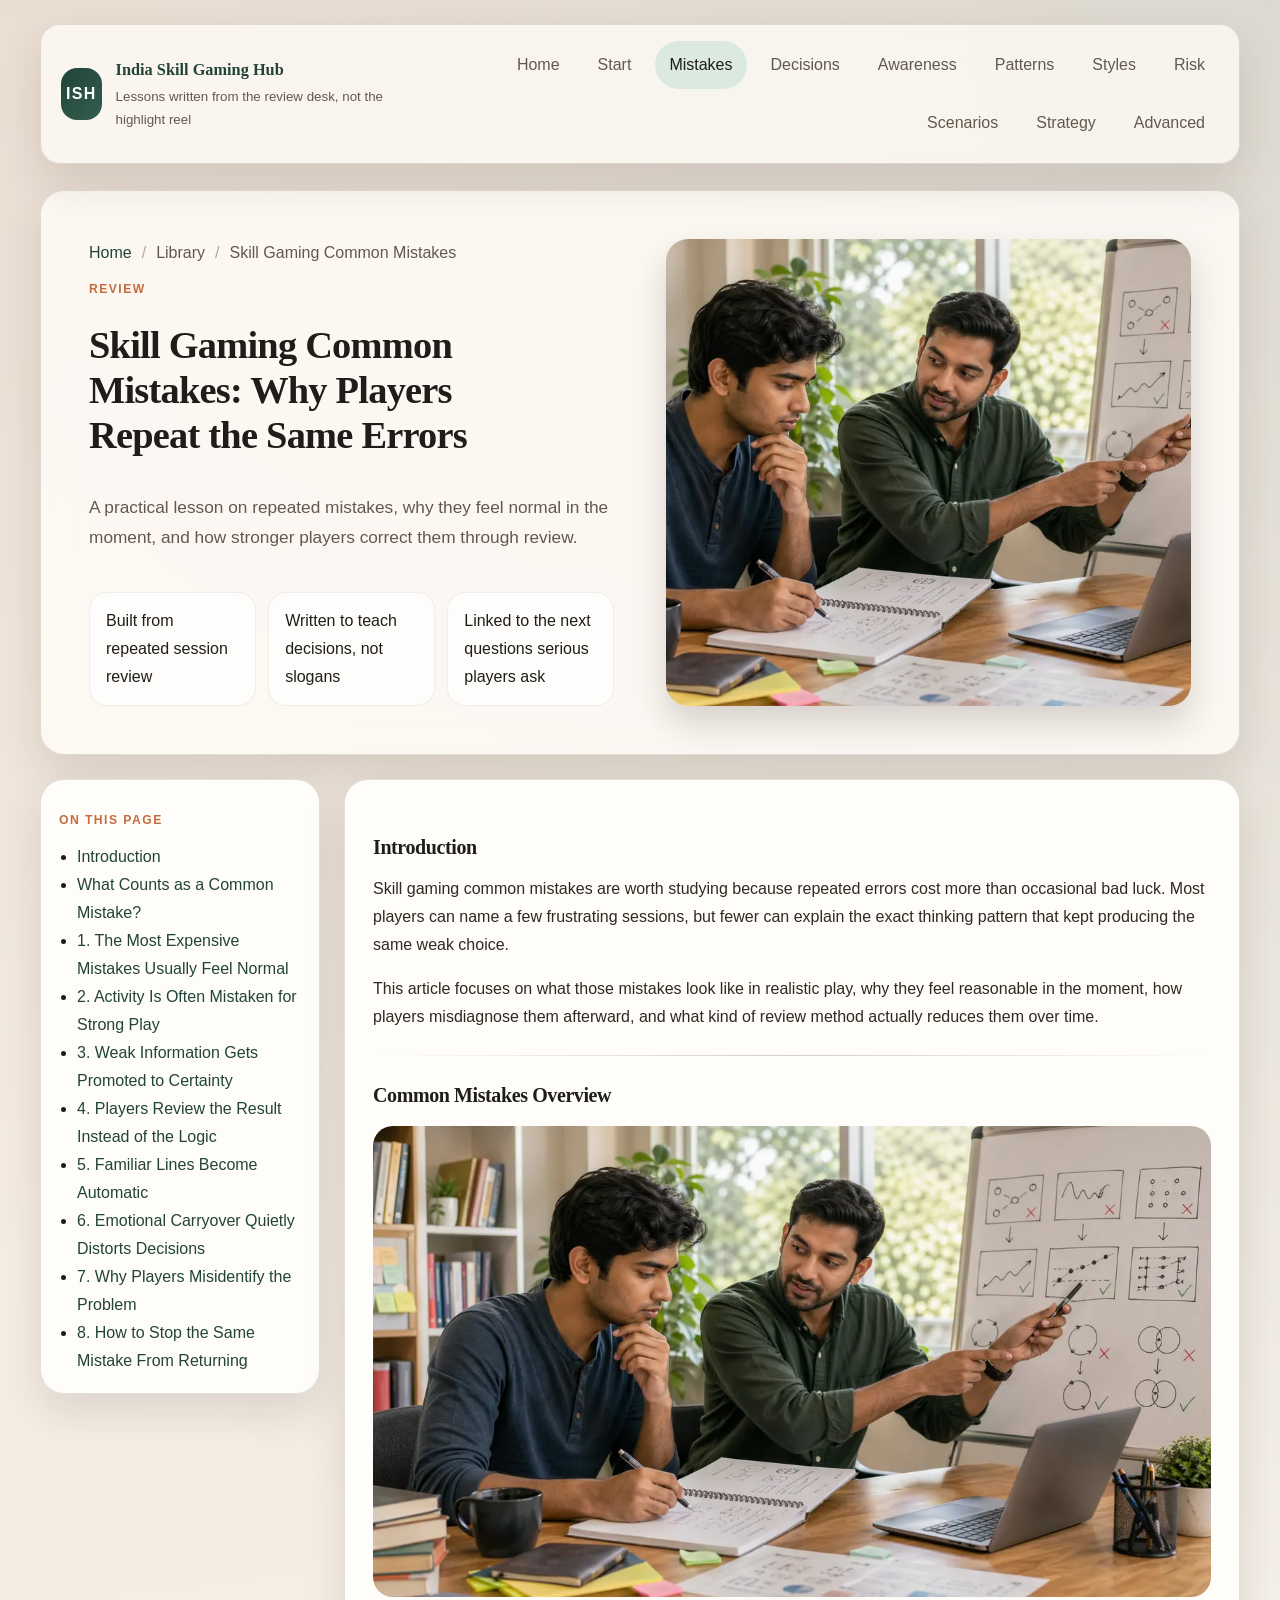
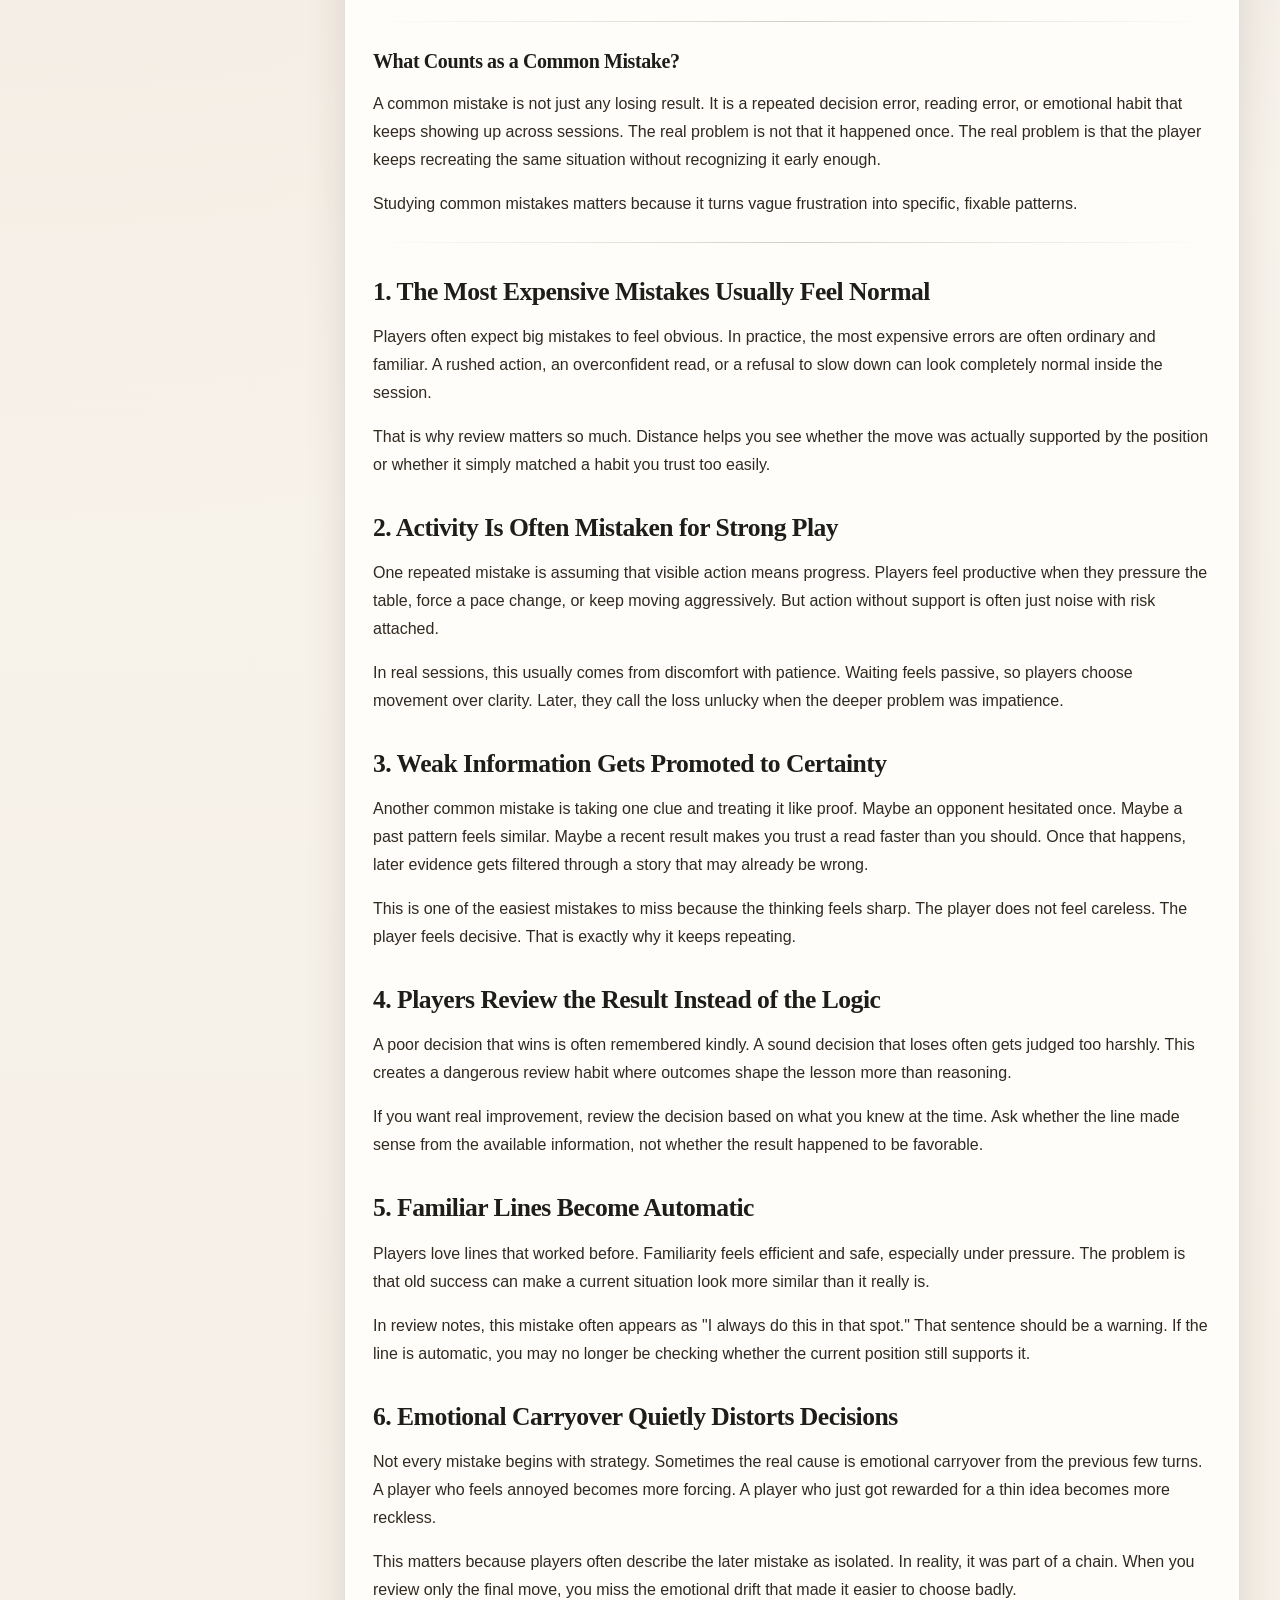
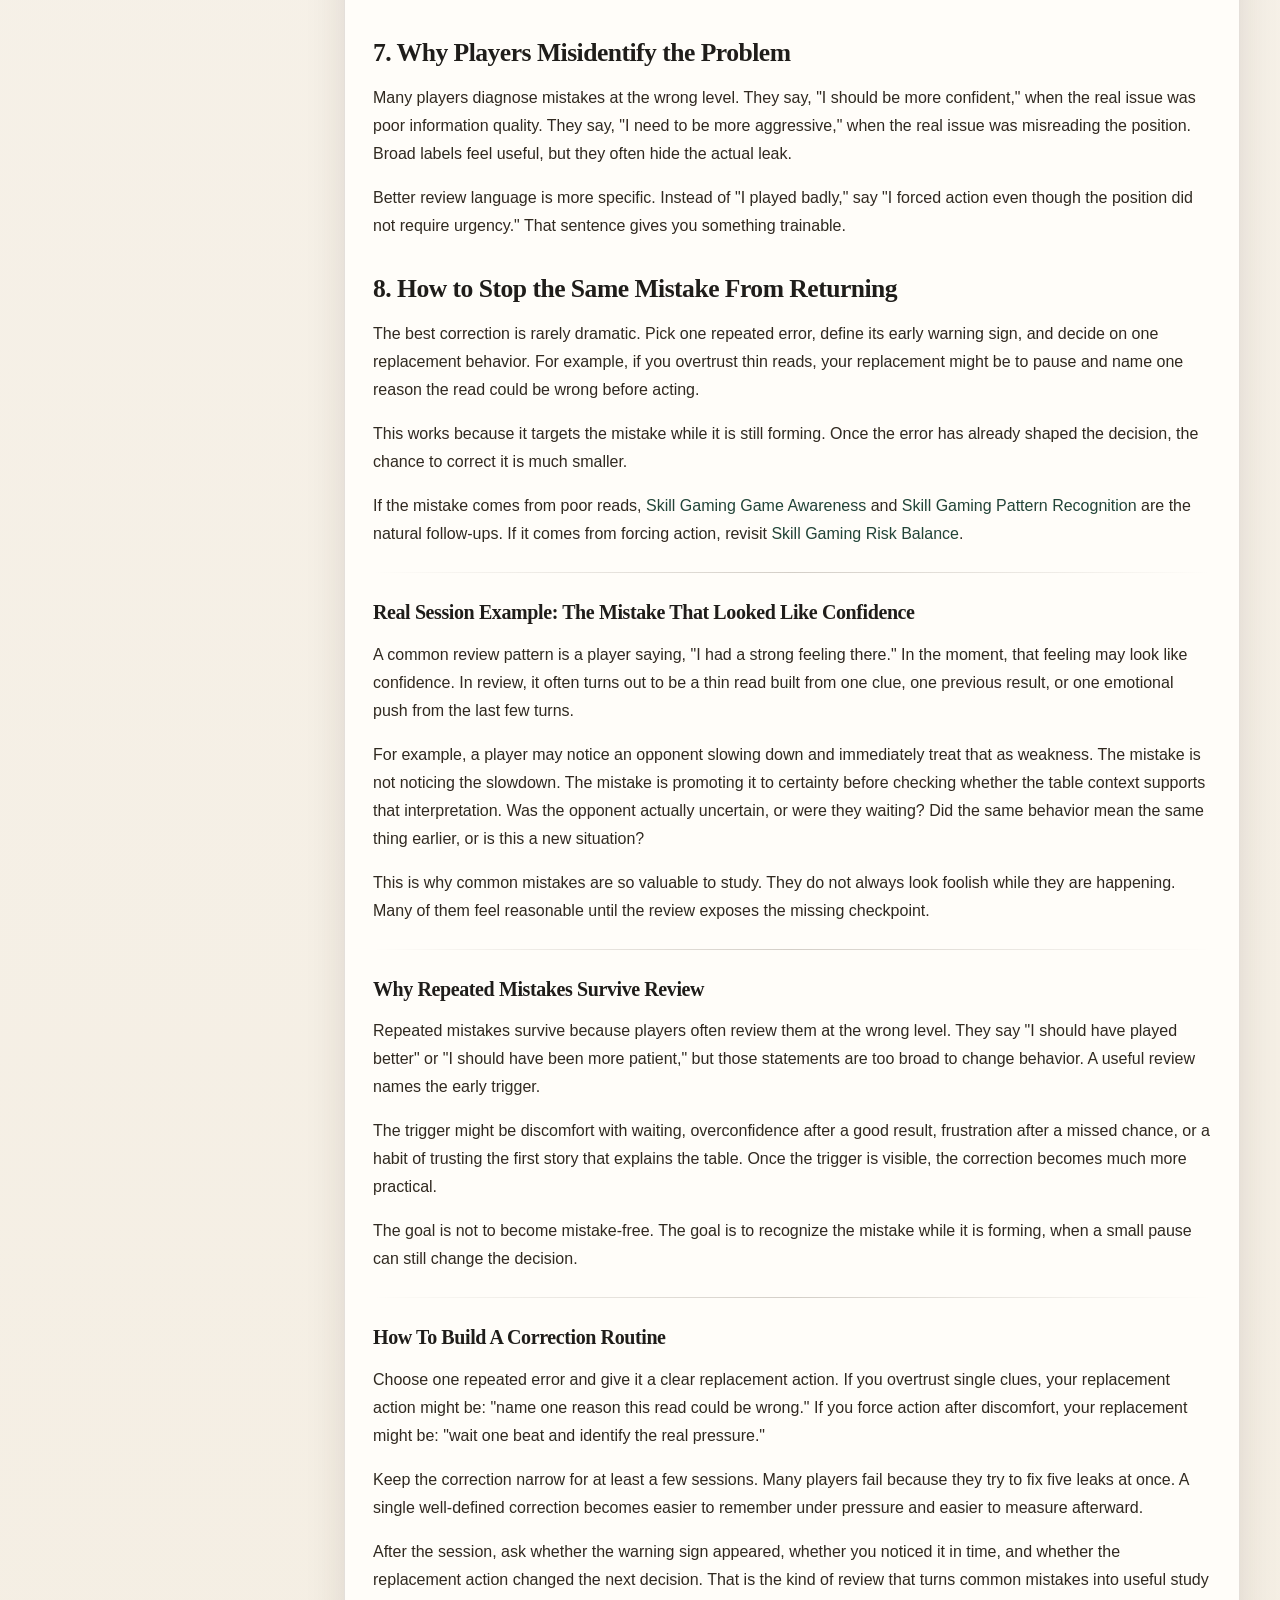
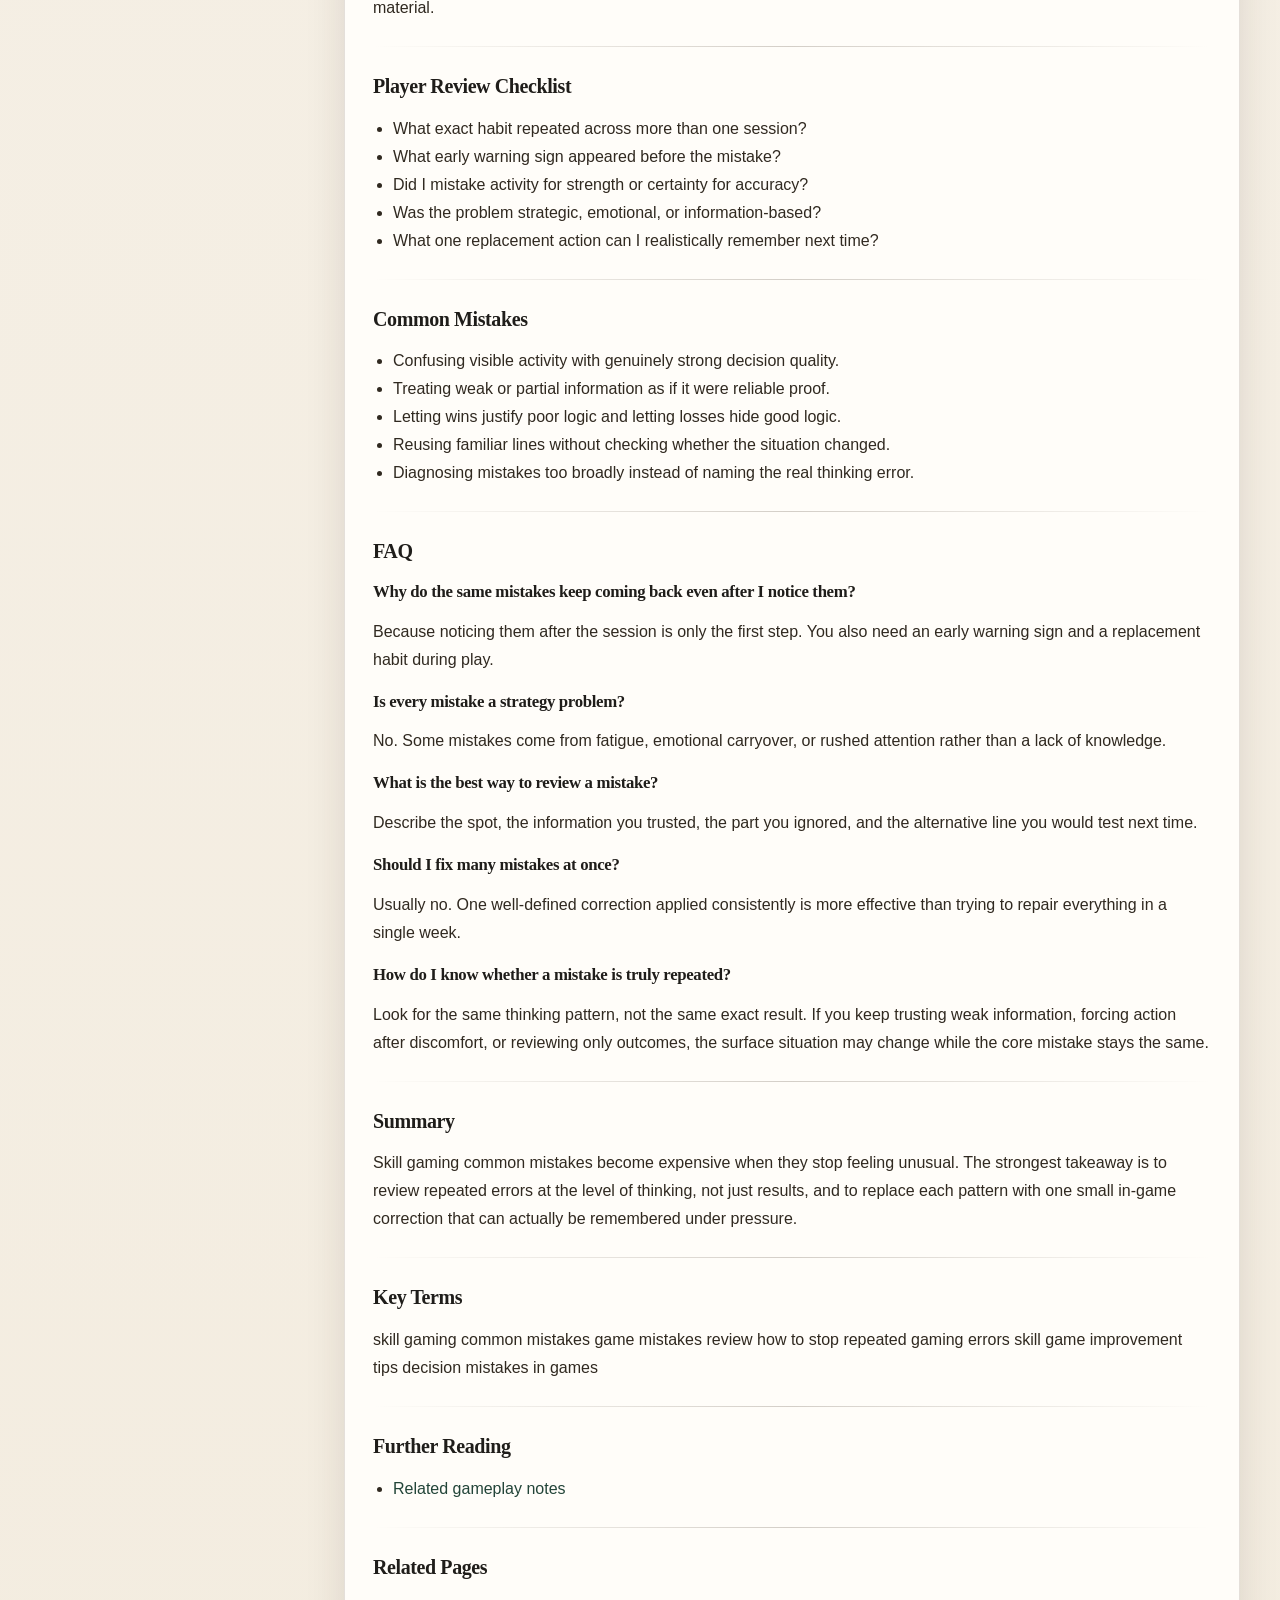
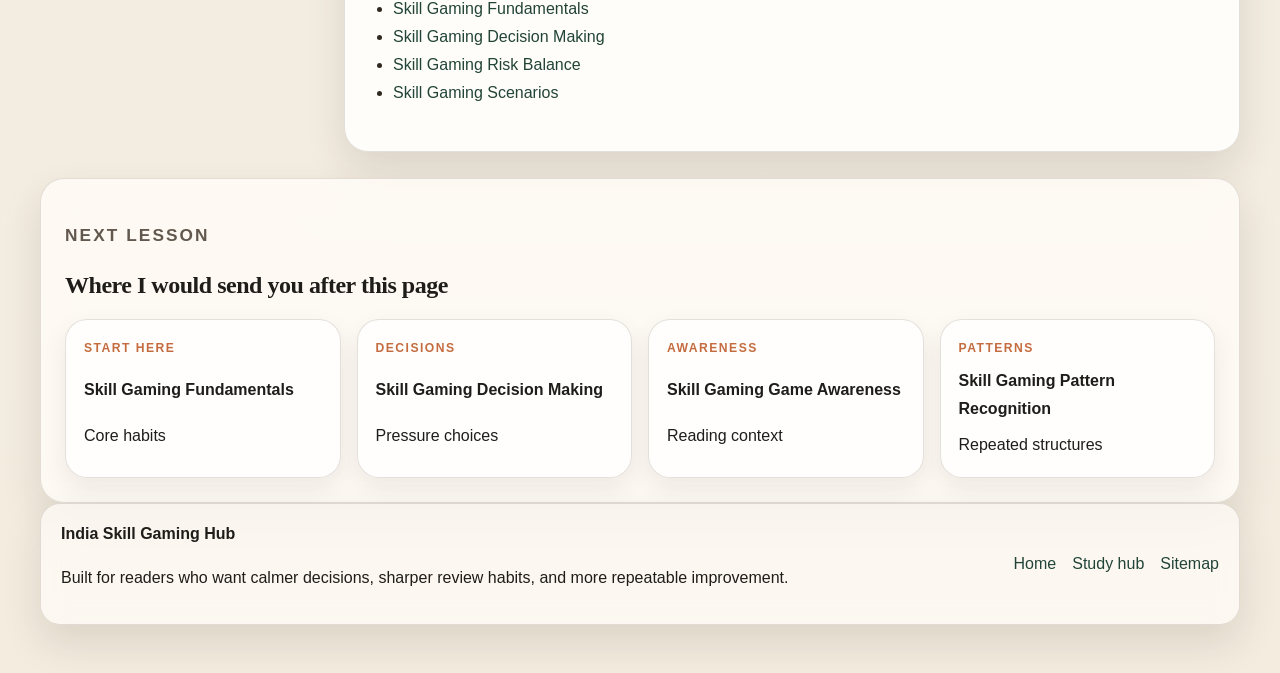
<file: common-mistakes.html>
<!doctype html>
<html lang="en">
<head>
  <meta charset="utf-8" />
  <meta name="viewport" content="width=device-width, initial-scale=1" />
  <title>Skill Gaming Common Mistakes: Why Players Repeat the Same Errors</title>
  <meta name="description" content="A practical lesson on repeated mistakes, why they feel normal in the moment, and how stronger players correct them through review." />
  <link rel="canonical" href="./common-mistakes.html" />
  <meta property="og:type" content="article" />
  <meta property="og:title" content="Skill Gaming Common Mistakes: Why Players Repeat the Same Errors" />
  <meta property="og:description" content="A practical lesson on repeated mistakes, why they feel normal in the moment, and how stronger players correct them through review." />
  <meta property="og:url" content="./common-mistakes.html" />
  <meta property="og:image" content="./assets/images/common-mistakes.webp" />
  <meta name="twitter:card" content="summary_large_image" />
  <meta name="twitter:title" content="Skill Gaming Common Mistakes: Why Players Repeat the Same Errors" />
  <meta name="twitter:description" content="A practical lesson on repeated mistakes, why they feel normal in the moment, and how stronger players correct them through review." />
  <meta name="twitter:image" content="./assets/images/common-mistakes.webp" />
  <link rel="stylesheet" href="assets/css/index.css" />
  <script type="application/ld+json">{
  "@context": "https://schema.org",
  "@type": "Article",
  "headline": "Skill Gaming Common Mistakes: Why Players Repeat the Same Errors",
  "description": "A practical lesson on repeated mistakes, why they feel normal in the moment, and how stronger players correct them through review.",
  "image": "./assets/images/common-mistakes.webp",
  "url": "./common-mistakes.html",
  "inLanguage": "en",
  "publisher": {
    "@type": "Organization",
    "name": "India Skill Gaming Hub"
  }
}</script>
</head>
<body data-page="common-mistakes">
  <div class="site-shell">
    <header class="site-header">
      <a class="brand" href="index.html">
        <span class="brand-mark">ISH</span>
        <span>
          <strong>India Skill Gaming Hub</strong>
          <small>Lessons written from the review desk, not the highlight reel</small>
        </span>
      </a>
      <button class="menu-toggle" type="button" aria-expanded="false" aria-controls="site-nav">Menu</button>
      <nav id="site-nav" class="site-nav"><a href="index.html">Home</a><a href="fundamentals.html">Start</a><a href="common-mistakes.html" class="active">Mistakes</a><a href="decision-making.html">Decisions</a><a href="game-awareness.html">Awareness</a><a href="pattern-recognition.html">Patterns</a><a href="play-styles.html">Styles</a><a href="risk-balance.html">Risk</a><a href="scenarios.html">Scenarios</a><a href="strategic-thinking.html">Strategy</a><a href="advanced-concepts.html">Advanced</a></nav>
    </header>
    <main>
      <section class="hero article-hero">
        <div class="hero-copy">
          <nav class="breadcrumbs"><a href="index.html">Home</a><span>Library</span><span>Skill Gaming Common Mistakes</span></nav>
          <p class="eyebrow">Review</p>
          <h1>Skill Gaming Common Mistakes: Why Players Repeat the Same Errors</h1>
          <p class="hero-summary">A practical lesson on repeated mistakes, why they feel normal in the moment, and how stronger players correct them through review.</p>
          <div class="hero-points">
            <span>Built from repeated session review</span>
            <span>Written to teach decisions, not slogans</span>
            <span>Linked to the next questions serious players ask</span>
          </div>
        </div>
        <div class="hero-visual">
          <img src="assets/images/common-mistakes.webp" alt="Skill Gaming Common Mistakes: Why Players Repeat the Same Errors" loading="eager" />
        </div>
      </section>
      <section class="page-layout">
        <aside class="page-toc"><div class="toc-card"><p class="toc-label">On This Page</p><ul><li><a href="#introduction">Introduction</a></li><li><a href="#what-counts-as-a-common-mistake">What Counts as a Common Mistake?</a></li><li><a href="#1-the-most-expensive-mistakes-usually-feel-normal">1. The Most Expensive Mistakes Usually Feel Normal</a></li><li><a href="#2-activity-is-often-mistaken-for-strong-play">2. Activity Is Often Mistaken for Strong Play</a></li><li><a href="#3-weak-information-gets-promoted-to-certainty">3. Weak Information Gets Promoted to Certainty</a></li><li><a href="#4-players-review-the-result-instead-of-the-logic">4. Players Review the Result Instead of the Logic</a></li><li><a href="#5-familiar-lines-become-automatic">5. Familiar Lines Become Automatic</a></li><li><a href="#6-emotional-carryover-quietly-distorts-decisions">6. Emotional Carryover Quietly Distorts Decisions</a></li><li><a href="#7-why-players-misidentify-the-problem">7. Why Players Misidentify the Problem</a></li><li><a href="#8-how-to-stop-the-same-mistake-from-returning">8. How to Stop the Same Mistake From Returning</a></li></ul></div></aside>
        <article class="article-card">
          <div class="article-body"><h3 id="introduction">Introduction</h3>
<p>Skill gaming common mistakes are worth studying because repeated errors cost more than occasional bad luck. Most players can name a few frustrating sessions, but fewer can explain the exact thinking pattern that kept producing the same weak choice.</p>
<p>This article focuses on what those mistakes look like in realistic play, why they feel reasonable in the moment, how players misdiagnose them afterward, and what kind of review method actually reduces them over time.</p>
<hr class="divider" />
<h3 id="common-mistakes-overview">Common Mistakes Overview</h3>
<figure class="feature-image"><img src="assets/images/common-mistakes.webp" alt="Skill gaming common mistakes review scene with notes, reflection, and a calm educational practice setup" loading="lazy" /></figure>
<hr class="divider" />
<h3 id="what-counts-as-a-common-mistake">What Counts as a Common Mistake?</h3>
<p>A common mistake is not just any losing result. It is a repeated decision error, reading error, or emotional habit that keeps showing up across sessions. The real problem is not that it happened once. The real problem is that the player keeps recreating the same situation without recognizing it early enough.</p>
<p>Studying common mistakes matters because it turns vague frustration into specific, fixable patterns.</p>
<hr class="divider" />
<section class="article-section"><h2 id="1-the-most-expensive-mistakes-usually-feel-normal">1. The Most Expensive Mistakes Usually Feel Normal</h2></section>
<p>Players often expect big mistakes to feel obvious. In practice, the most expensive errors are often ordinary and familiar. A rushed action, an overconfident read, or a refusal to slow down can look completely normal inside the session.</p>
<p>That is why review matters so much. Distance helps you see whether the move was actually supported by the position or whether it simply matched a habit you trust too easily.</p>
<section class="article-section"><h2 id="2-activity-is-often-mistaken-for-strong-play">2. Activity Is Often Mistaken for Strong Play</h2></section>
<p>One repeated mistake is assuming that visible action means progress. Players feel productive when they pressure the table, force a pace change, or keep moving aggressively. But action without support is often just noise with risk attached.</p>
<p>In real sessions, this usually comes from discomfort with patience. Waiting feels passive, so players choose movement over clarity. Later, they call the loss unlucky when the deeper problem was impatience.</p>
<section class="article-section"><h2 id="3-weak-information-gets-promoted-to-certainty">3. Weak Information Gets Promoted to Certainty</h2></section>
<p>Another common mistake is taking one clue and treating it like proof. Maybe an opponent hesitated once. Maybe a past pattern feels similar. Maybe a recent result makes you trust a read faster than you should. Once that happens, later evidence gets filtered through a story that may already be wrong.</p>
<p>This is one of the easiest mistakes to miss because the thinking feels sharp. The player does not feel careless. The player feels decisive. That is exactly why it keeps repeating.</p>
<section class="article-section"><h2 id="4-players-review-the-result-instead-of-the-logic">4. Players Review the Result Instead of the Logic</h2></section>
<p>A poor decision that wins is often remembered kindly. A sound decision that loses often gets judged too harshly. This creates a dangerous review habit where outcomes shape the lesson more than reasoning.</p>
<p>If you want real improvement, review the decision based on what you knew at the time. Ask whether the line made sense from the available information, not whether the result happened to be favorable.</p>
<section class="article-section"><h2 id="5-familiar-lines-become-automatic">5. Familiar Lines Become Automatic</h2></section>
<p>Players love lines that worked before. Familiarity feels efficient and safe, especially under pressure. The problem is that old success can make a current situation look more similar than it really is.</p>
<p>In review notes, this mistake often appears as &quot;I always do this in that spot.&quot; That sentence should be a warning. If the line is automatic, you may no longer be checking whether the current position still supports it.</p>
<section class="article-section"><h2 id="6-emotional-carryover-quietly-distorts-decisions">6. Emotional Carryover Quietly Distorts Decisions</h2></section>
<p>Not every mistake begins with strategy. Sometimes the real cause is emotional carryover from the previous few turns. A player who feels annoyed becomes more forcing. A player who just got rewarded for a thin idea becomes more reckless.</p>
<p>This matters because players often describe the later mistake as isolated. In reality, it was part of a chain. When you review only the final move, you miss the emotional drift that made it easier to choose badly.</p>
<section class="article-section"><h2 id="7-why-players-misidentify-the-problem">7. Why Players Misidentify the Problem</h2></section>
<p>Many players diagnose mistakes at the wrong level. They say, &quot;I should be more confident,&quot; when the real issue was poor information quality. They say, &quot;I need to be more aggressive,&quot; when the real issue was misreading the position. Broad labels feel useful, but they often hide the actual leak.</p>
<p>Better review language is more specific. Instead of &quot;I played badly,&quot; say &quot;I forced action even though the position did not require urgency.&quot; That sentence gives you something trainable.</p>
<section class="article-section"><h2 id="8-how-to-stop-the-same-mistake-from-returning">8. How to Stop the Same Mistake From Returning</h2></section>
<p>The best correction is rarely dramatic. Pick one repeated error, define its early warning sign, and decide on one replacement behavior. For example, if you overtrust thin reads, your replacement might be to pause and name one reason the read could be wrong before acting.</p>
<p>This works because it targets the mistake while it is still forming. Once the error has already shaped the decision, the chance to correct it is much smaller.</p>
<p>If the mistake comes from poor reads, <a href="game-awareness.html">Skill Gaming Game Awareness</a> and <a href="pattern-recognition.html">Skill Gaming Pattern Recognition</a> are the natural follow-ups. If it comes from forcing action, revisit <a href="risk-balance.html">Skill Gaming Risk Balance</a>.</p>
<hr class="divider" />
<h3 id="real-session-example-the-mistake-that-looked-like-confidence">Real Session Example: The Mistake That Looked Like Confidence</h3>
<p>A common review pattern is a player saying, &quot;I had a strong feeling there.&quot; In the moment, that feeling may look like confidence. In review, it often turns out to be a thin read built from one clue, one previous result, or one emotional push from the last few turns.</p>
<p>For example, a player may notice an opponent slowing down and immediately treat that as weakness. The mistake is not noticing the slowdown. The mistake is promoting it to certainty before checking whether the table context supports that interpretation. Was the opponent actually uncertain, or were they waiting? Did the same behavior mean the same thing earlier, or is this a new situation?</p>
<p>This is why common mistakes are so valuable to study. They do not always look foolish while they are happening. Many of them feel reasonable until the review exposes the missing checkpoint.</p>
<hr class="divider" />
<h3 id="why-repeated-mistakes-survive-review">Why Repeated Mistakes Survive Review</h3>
<p>Repeated mistakes survive because players often review them at the wrong level. They say &quot;I should have played better&quot; or &quot;I should have been more patient,&quot; but those statements are too broad to change behavior. A useful review names the early trigger.</p>
<p>The trigger might be discomfort with waiting, overconfidence after a good result, frustration after a missed chance, or a habit of trusting the first story that explains the table. Once the trigger is visible, the correction becomes much more practical.</p>
<p>The goal is not to become mistake-free. The goal is to recognize the mistake while it is forming, when a small pause can still change the decision.</p>
<hr class="divider" />
<h3 id="how-to-build-a-correction-routine">How To Build A Correction Routine</h3>
<p>Choose one repeated error and give it a clear replacement action. If you overtrust single clues, your replacement action might be: &quot;name one reason this read could be wrong.&quot; If you force action after discomfort, your replacement might be: &quot;wait one beat and identify the real pressure.&quot;</p>
<p>Keep the correction narrow for at least a few sessions. Many players fail because they try to fix five leaks at once. A single well-defined correction becomes easier to remember under pressure and easier to measure afterward.</p>
<p>After the session, ask whether the warning sign appeared, whether you noticed it in time, and whether the replacement action changed the next decision. That is the kind of review that turns common mistakes into useful study material.</p>
<hr class="divider" />
<h3 id="player-review-checklist">Player Review Checklist</h3>
<ul><li>What exact habit repeated across more than one session?</li><li>What early warning sign appeared before the mistake?</li><li>Did I mistake activity for strength or certainty for accuracy?</li><li>Was the problem strategic, emotional, or information-based?</li><li>What one replacement action can I realistically remember next time?</li></ul>
<hr class="divider" />
<h3 id="common-mistakes">Common Mistakes</h3>
<ul><li>Confusing visible activity with genuinely strong decision quality.</li><li>Treating weak or partial information as if it were reliable proof.</li><li>Letting wins justify poor logic and letting losses hide good logic.</li><li>Reusing familiar lines without checking whether the situation changed.</li><li>Diagnosing mistakes too broadly instead of naming the real thinking error.</li></ul>
<hr class="divider" />
<h3 id="faq">FAQ</h3>
<h4 id="8-how-to-stop-the-same-mistake-from-returning-why-do-the-same-mistakes-keep-coming-back-even-after-i-notice-them">Why do the same mistakes keep coming back even after I notice them?</h4>
<p>Because noticing them after the session is only the first step. You also need an early warning sign and a replacement habit during play.</p>
<h4 id="8-how-to-stop-the-same-mistake-from-returning-is-every-mistake-a-strategy-problem">Is every mistake a strategy problem?</h4>
<p>No. Some mistakes come from fatigue, emotional carryover, or rushed attention rather than a lack of knowledge.</p>
<h4 id="8-how-to-stop-the-same-mistake-from-returning-what-is-the-best-way-to-review-a-mistake">What is the best way to review a mistake?</h4>
<p>Describe the spot, the information you trusted, the part you ignored, and the alternative line you would test next time.</p>
<h4 id="8-how-to-stop-the-same-mistake-from-returning-should-i-fix-many-mistakes-at-once">Should I fix many mistakes at once?</h4>
<p>Usually no. One well-defined correction applied consistently is more effective than trying to repair everything in a single week.</p>
<h4 id="how-do-i-know-whether-a-mistake-is-truly-repeated">How do I know whether a mistake is truly repeated?</h4>
<p>Look for the same thinking pattern, not the same exact result. If you keep trusting weak information, forcing action after discomfort, or reviewing only outcomes, the surface situation may change while the core mistake stays the same.</p>
<hr class="divider" />
<h3 id="summary">Summary</h3>
<p>Skill gaming common mistakes become expensive when they stop feeling unusual. The strongest takeaway is to review repeated errors at the level of thinking, not just results, and to replace each pattern with one small in-game correction that can actually be remembered under pressure.</p>
<hr class="divider" />
<h3 id="key-terms">Key Terms</h3>
<p>skill gaming common mistakes game mistakes review how to stop repeated gaming errors skill game improvement tips decision mistakes in games</p>
<hr class="divider" />
<h3 id="further-reading">Further Reading</h3>
<ul><li><a href="./" target="_blank" rel="noopener noreferrer">Related gameplay notes</a></li></ul>
<hr class="divider" />
<h3 id="related-pages">Related Pages</h3>
<ul><li><a href="fundamentals.html">Skill Gaming Fundamentals</a></li><li><a href="decision-making.html">Skill Gaming Decision Making</a></li><li><a href="risk-balance.html">Skill Gaming Risk Balance</a></li><li><a href="scenarios.html">Skill Gaming Scenarios</a></li></ul></div>
        </article>
      </section>
      <section class="related-strip">
        <div class="section-heading">
          <p class="eyebrow">Next Lesson</p>
          <h2>Where I would send you after this page</h2>
        </div>
        <div class="mini-grid"><a class="mini-card" href="fundamentals.html"><span class="mini-eyebrow">Start Here</span><strong>Skill Gaming Fundamentals</strong><span>Core habits</span></a><a class="mini-card" href="decision-making.html"><span class="mini-eyebrow">Decisions</span><strong>Skill Gaming Decision Making</strong><span>Pressure choices</span></a><a class="mini-card" href="game-awareness.html"><span class="mini-eyebrow">Awareness</span><strong>Skill Gaming Game Awareness</strong><span>Reading context</span></a><a class="mini-card" href="pattern-recognition.html"><span class="mini-eyebrow">Patterns</span><strong>Skill Gaming Pattern Recognition</strong><span>Repeated structures</span></a></div>
      </section>
    </main>
    <footer class="site-footer">
      <div>
        <strong>India Skill Gaming Hub</strong>
        <p>Built for readers who want calmer decisions, sharper review habits, and more repeatable improvement.</p>
      </div>
      <div class="footer-links">
        <a href="index.html">Home</a>
        <a href="index.html">Study hub</a>
        <a href="sitemap.xml">Sitemap</a>
      </div>
    </footer>
  </div>
  <script src="assets/js/index.js"></script>
</body>
</html>
</file>
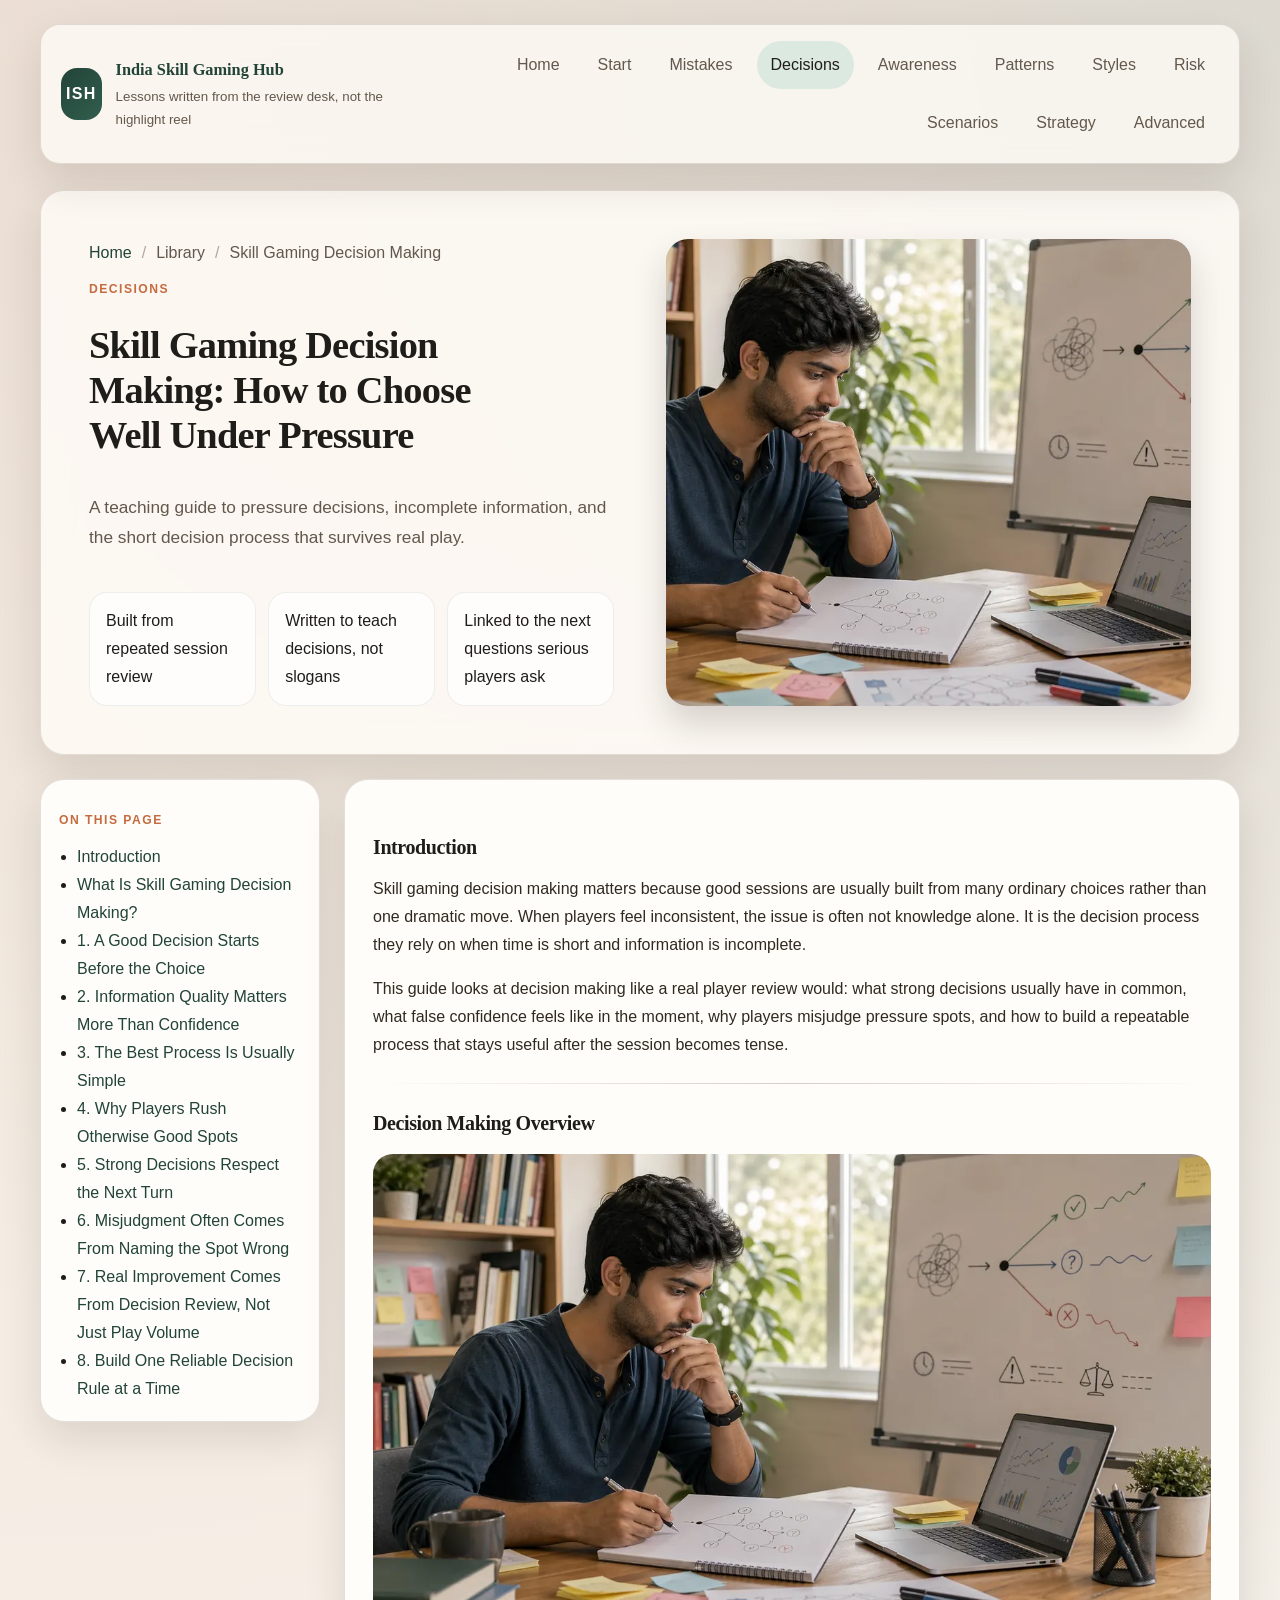
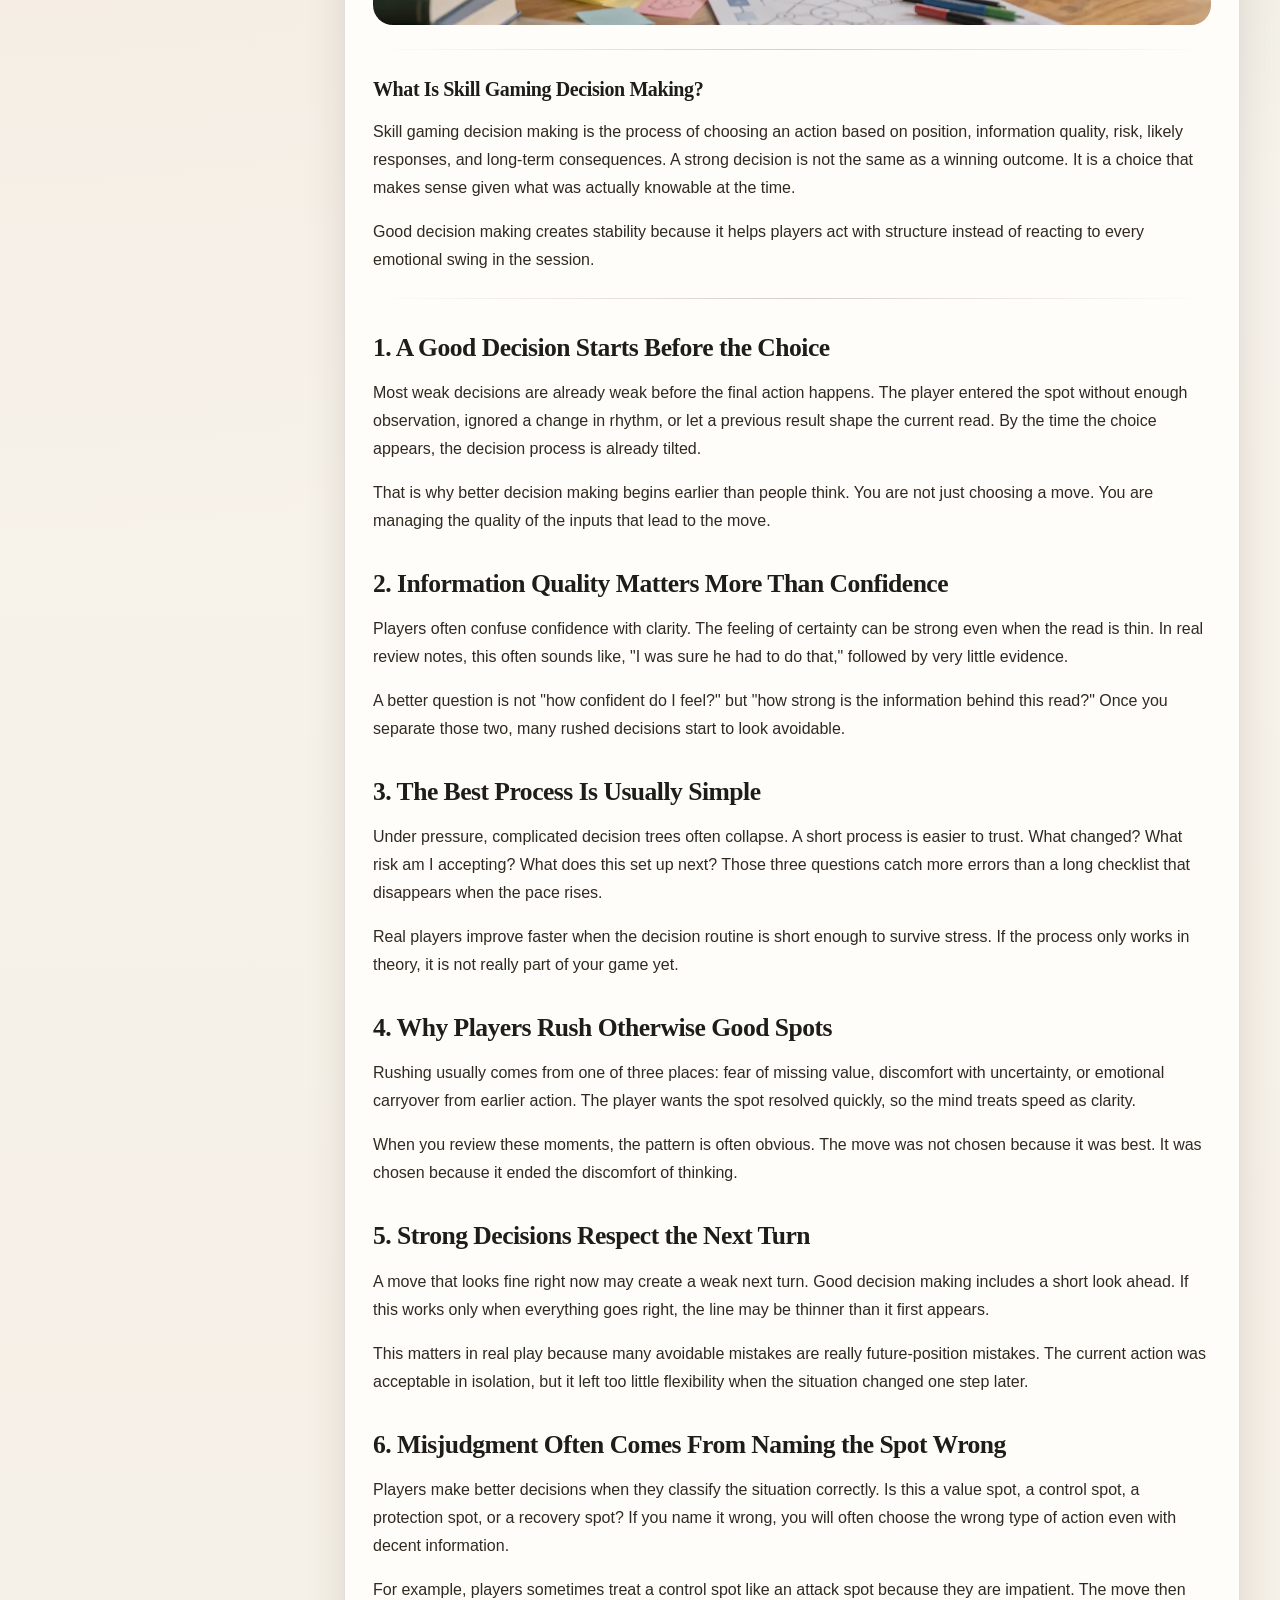
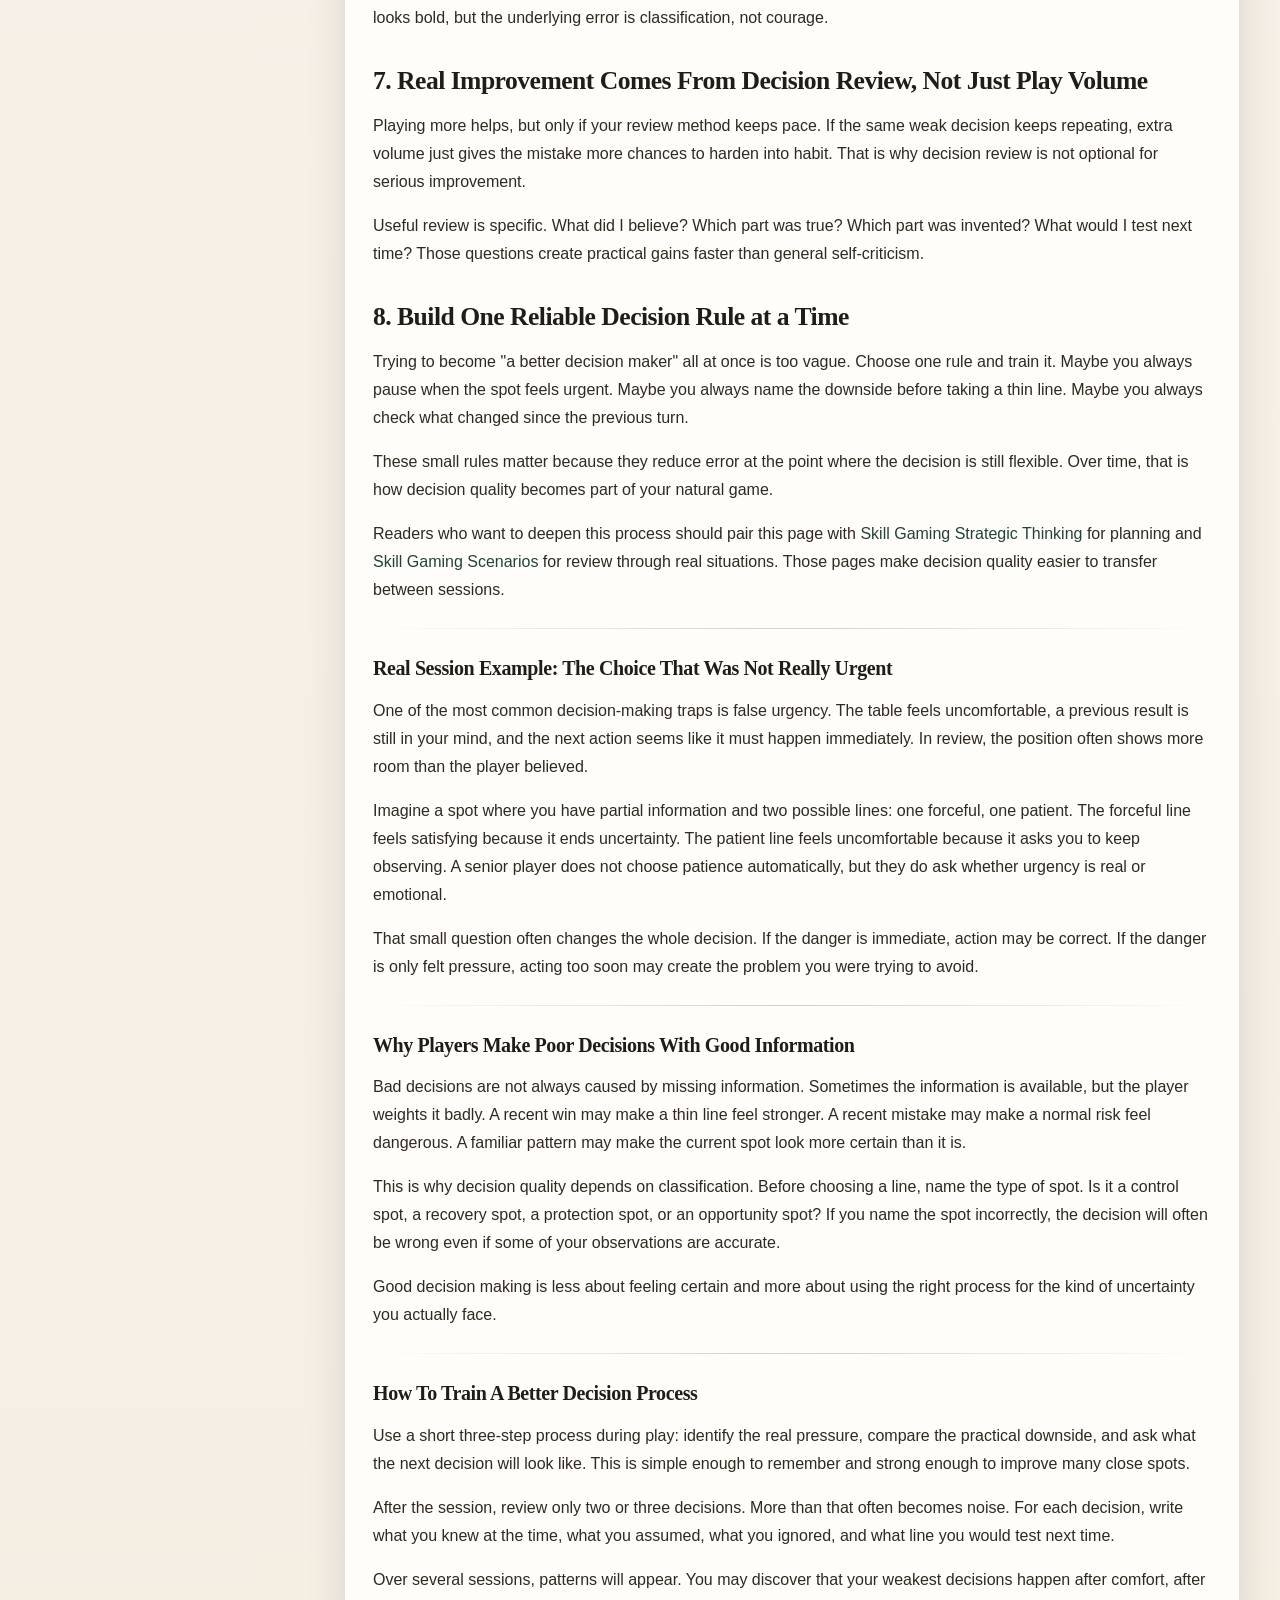
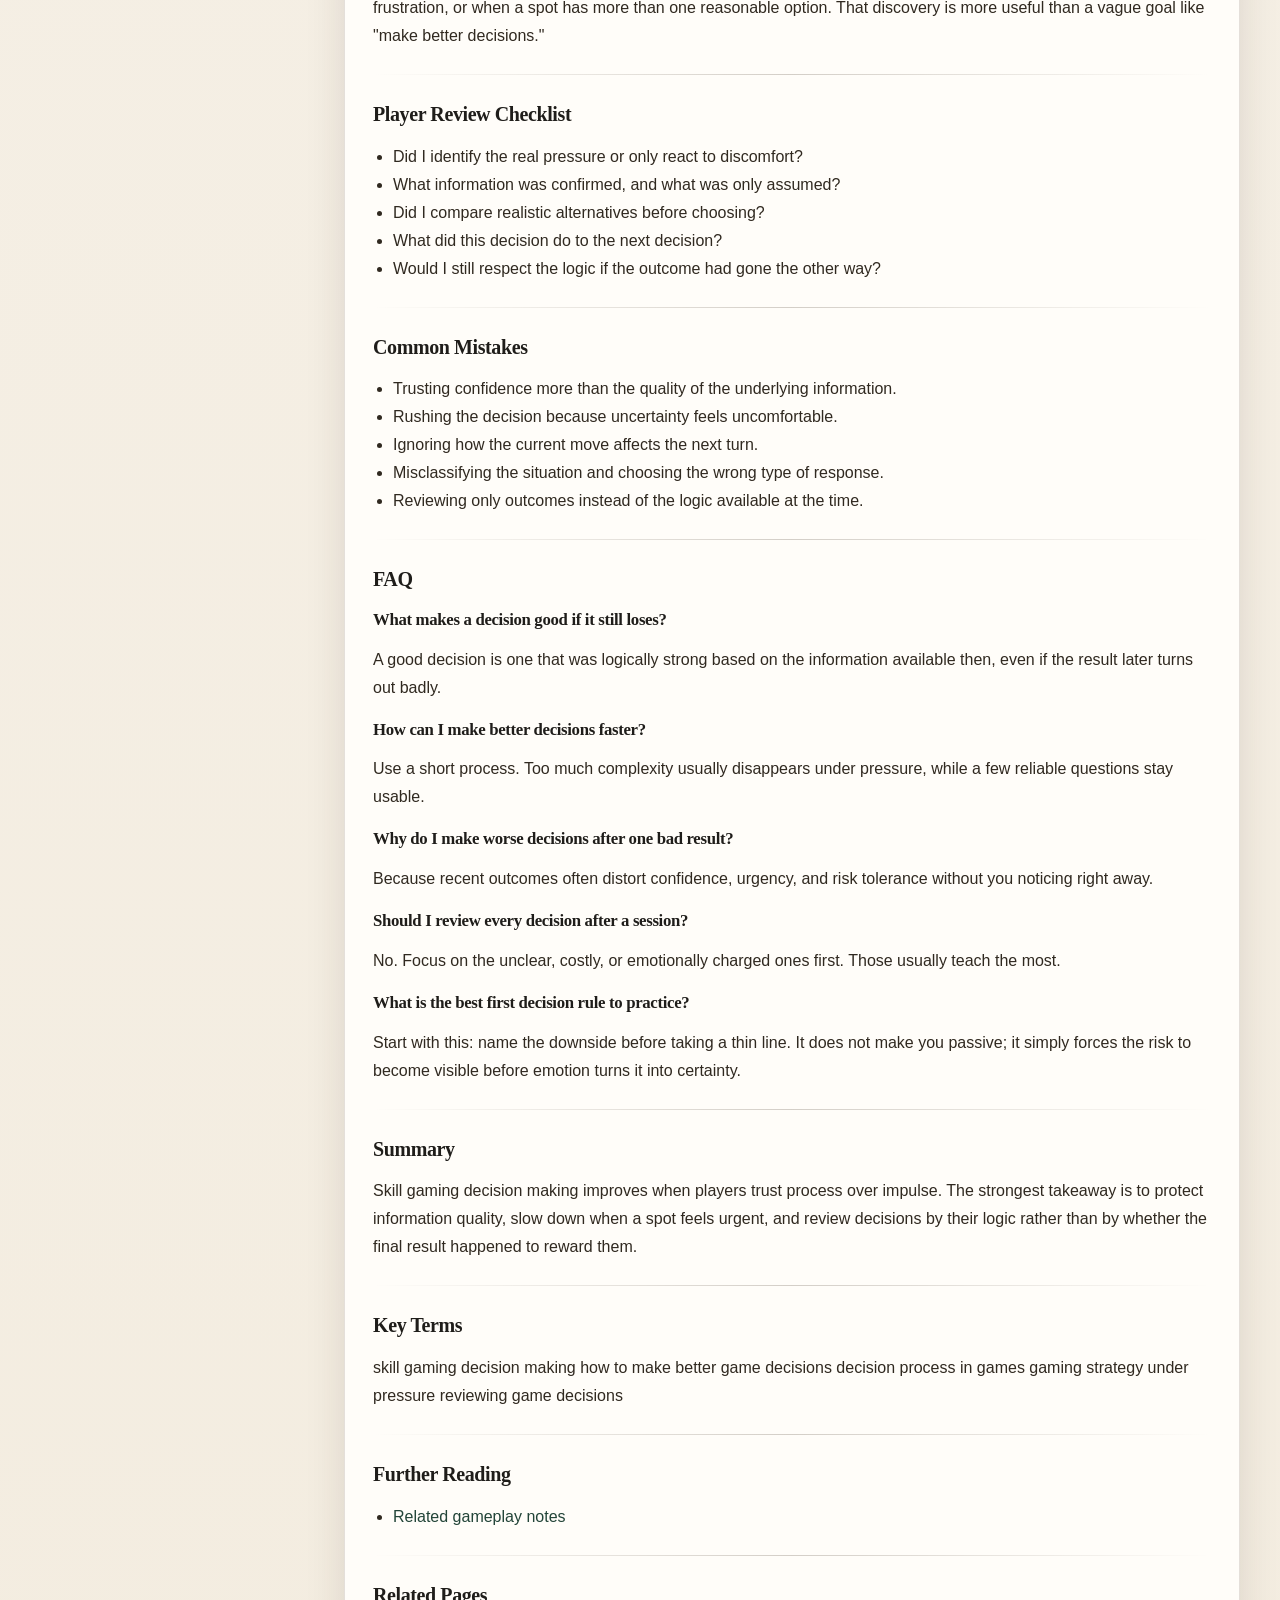
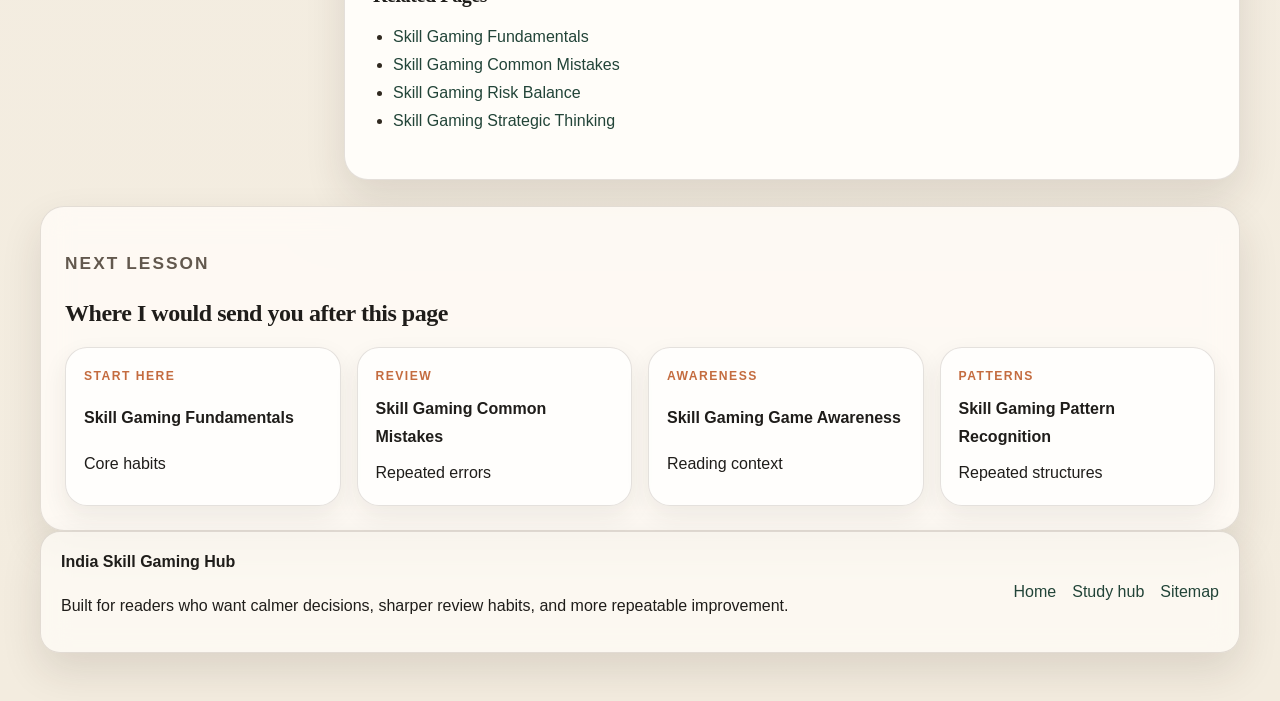
<file: decision-making.html>
<!doctype html>
<html lang="en">
<head>
  <meta charset="utf-8" />
  <meta name="viewport" content="width=device-width, initial-scale=1" />
  <title>Skill Gaming Decision Making: How to Choose Well Under Pressure</title>
  <meta name="description" content="A teaching guide to pressure decisions, incomplete information, and the short decision process that survives real play." />
  <link rel="canonical" href="./decision-making.html" />
  <meta property="og:type" content="article" />
  <meta property="og:title" content="Skill Gaming Decision Making: How to Choose Well Under Pressure" />
  <meta property="og:description" content="A teaching guide to pressure decisions, incomplete information, and the short decision process that survives real play." />
  <meta property="og:url" content="./decision-making.html" />
  <meta property="og:image" content="./assets/images/decision-making.webp" />
  <meta name="twitter:card" content="summary_large_image" />
  <meta name="twitter:title" content="Skill Gaming Decision Making: How to Choose Well Under Pressure" />
  <meta name="twitter:description" content="A teaching guide to pressure decisions, incomplete information, and the short decision process that survives real play." />
  <meta name="twitter:image" content="./assets/images/decision-making.webp" />
  <link rel="stylesheet" href="assets/css/index.css" />
  <script type="application/ld+json">{
  "@context": "https://schema.org",
  "@type": "Article",
  "headline": "Skill Gaming Decision Making: How to Choose Well Under Pressure",
  "description": "A teaching guide to pressure decisions, incomplete information, and the short decision process that survives real play.",
  "image": "./assets/images/decision-making.webp",
  "url": "./decision-making.html",
  "inLanguage": "en",
  "publisher": {
    "@type": "Organization",
    "name": "India Skill Gaming Hub"
  }
}</script>
</head>
<body data-page="decision-making">
  <div class="site-shell">
    <header class="site-header">
      <a class="brand" href="index.html">
        <span class="brand-mark">ISH</span>
        <span>
          <strong>India Skill Gaming Hub</strong>
          <small>Lessons written from the review desk, not the highlight reel</small>
        </span>
      </a>
      <button class="menu-toggle" type="button" aria-expanded="false" aria-controls="site-nav">Menu</button>
      <nav id="site-nav" class="site-nav"><a href="index.html">Home</a><a href="fundamentals.html">Start</a><a href="common-mistakes.html">Mistakes</a><a href="decision-making.html" class="active">Decisions</a><a href="game-awareness.html">Awareness</a><a href="pattern-recognition.html">Patterns</a><a href="play-styles.html">Styles</a><a href="risk-balance.html">Risk</a><a href="scenarios.html">Scenarios</a><a href="strategic-thinking.html">Strategy</a><a href="advanced-concepts.html">Advanced</a></nav>
    </header>
    <main>
      <section class="hero article-hero">
        <div class="hero-copy">
          <nav class="breadcrumbs"><a href="index.html">Home</a><span>Library</span><span>Skill Gaming Decision Making</span></nav>
          <p class="eyebrow">Decisions</p>
          <h1>Skill Gaming Decision Making: How to Choose Well Under Pressure</h1>
          <p class="hero-summary">A teaching guide to pressure decisions, incomplete information, and the short decision process that survives real play.</p>
          <div class="hero-points">
            <span>Built from repeated session review</span>
            <span>Written to teach decisions, not slogans</span>
            <span>Linked to the next questions serious players ask</span>
          </div>
        </div>
        <div class="hero-visual">
          <img src="assets/images/decision-making.webp" alt="Skill Gaming Decision Making: How to Choose Well Under Pressure" loading="eager" />
        </div>
      </section>
      <section class="page-layout">
        <aside class="page-toc"><div class="toc-card"><p class="toc-label">On This Page</p><ul><li><a href="#introduction">Introduction</a></li><li><a href="#what-is-skill-gaming-decision-making">What Is Skill Gaming Decision Making?</a></li><li><a href="#1-a-good-decision-starts-before-the-choice">1. A Good Decision Starts Before the Choice</a></li><li><a href="#2-information-quality-matters-more-than-confidence">2. Information Quality Matters More Than Confidence</a></li><li><a href="#3-the-best-process-is-usually-simple">3. The Best Process Is Usually Simple</a></li><li><a href="#4-why-players-rush-otherwise-good-spots">4. Why Players Rush Otherwise Good Spots</a></li><li><a href="#5-strong-decisions-respect-the-next-turn">5. Strong Decisions Respect the Next Turn</a></li><li><a href="#6-misjudgment-often-comes-from-naming-the-spot-wrong">6. Misjudgment Often Comes From Naming the Spot Wrong</a></li><li><a href="#7-real-improvement-comes-from-decision-review-not-just-play-volume">7. Real Improvement Comes From Decision Review, Not Just Play Volume</a></li><li><a href="#8-build-one-reliable-decision-rule-at-a-time">8. Build One Reliable Decision Rule at a Time</a></li></ul></div></aside>
        <article class="article-card">
          <div class="article-body"><h3 id="introduction">Introduction</h3>
<p>Skill gaming decision making matters because good sessions are usually built from many ordinary choices rather than one dramatic move. When players feel inconsistent, the issue is often not knowledge alone. It is the decision process they rely on when time is short and information is incomplete.</p>
<p>This guide looks at decision making like a real player review would: what strong decisions usually have in common, what false confidence feels like in the moment, why players misjudge pressure spots, and how to build a repeatable process that stays useful after the session becomes tense.</p>
<hr class="divider" />
<h3 id="decision-making-overview">Decision Making Overview</h3>
<figure class="feature-image"><img src="assets/images/decision-making.webp" alt="Skill gaming decision making study scene with notes, calm analysis, and practical strategy review tools" loading="lazy" /></figure>
<hr class="divider" />
<h3 id="what-is-skill-gaming-decision-making">What Is Skill Gaming Decision Making?</h3>
<p>Skill gaming decision making is the process of choosing an action based on position, information quality, risk, likely responses, and long-term consequences. A strong decision is not the same as a winning outcome. It is a choice that makes sense given what was actually knowable at the time.</p>
<p>Good decision making creates stability because it helps players act with structure instead of reacting to every emotional swing in the session.</p>
<hr class="divider" />
<section class="article-section"><h2 id="1-a-good-decision-starts-before-the-choice">1. A Good Decision Starts Before the Choice</h2></section>
<p>Most weak decisions are already weak before the final action happens. The player entered the spot without enough observation, ignored a change in rhythm, or let a previous result shape the current read. By the time the choice appears, the decision process is already tilted.</p>
<p>That is why better decision making begins earlier than people think. You are not just choosing a move. You are managing the quality of the inputs that lead to the move.</p>
<section class="article-section"><h2 id="2-information-quality-matters-more-than-confidence">2. Information Quality Matters More Than Confidence</h2></section>
<p>Players often confuse confidence with clarity. The feeling of certainty can be strong even when the read is thin. In real review notes, this often sounds like, &quot;I was sure he had to do that,&quot; followed by very little evidence.</p>
<p>A better question is not &quot;how confident do I feel?&quot; but &quot;how strong is the information behind this read?&quot; Once you separate those two, many rushed decisions start to look avoidable.</p>
<section class="article-section"><h2 id="3-the-best-process-is-usually-simple">3. The Best Process Is Usually Simple</h2></section>
<p>Under pressure, complicated decision trees often collapse. A short process is easier to trust. What changed? What risk am I accepting? What does this set up next? Those three questions catch more errors than a long checklist that disappears when the pace rises.</p>
<p>Real players improve faster when the decision routine is short enough to survive stress. If the process only works in theory, it is not really part of your game yet.</p>
<section class="article-section"><h2 id="4-why-players-rush-otherwise-good-spots">4. Why Players Rush Otherwise Good Spots</h2></section>
<p>Rushing usually comes from one of three places: fear of missing value, discomfort with uncertainty, or emotional carryover from earlier action. The player wants the spot resolved quickly, so the mind treats speed as clarity.</p>
<p>When you review these moments, the pattern is often obvious. The move was not chosen because it was best. It was chosen because it ended the discomfort of thinking.</p>
<section class="article-section"><h2 id="5-strong-decisions-respect-the-next-turn">5. Strong Decisions Respect the Next Turn</h2></section>
<p>A move that looks fine right now may create a weak next turn. Good decision making includes a short look ahead. If this works only when everything goes right, the line may be thinner than it first appears.</p>
<p>This matters in real play because many avoidable mistakes are really future-position mistakes. The current action was acceptable in isolation, but it left too little flexibility when the situation changed one step later.</p>
<section class="article-section"><h2 id="6-misjudgment-often-comes-from-naming-the-spot-wrong">6. Misjudgment Often Comes From Naming the Spot Wrong</h2></section>
<p>Players make better decisions when they classify the situation correctly. Is this a value spot, a control spot, a protection spot, or a recovery spot? If you name it wrong, you will often choose the wrong type of action even with decent information.</p>
<p>For example, players sometimes treat a control spot like an attack spot because they are impatient. The move then looks bold, but the underlying error is classification, not courage.</p>
<section class="article-section"><h2 id="7-real-improvement-comes-from-decision-review-not-just-play-volume">7. Real Improvement Comes From Decision Review, Not Just Play Volume</h2></section>
<p>Playing more helps, but only if your review method keeps pace. If the same weak decision keeps repeating, extra volume just gives the mistake more chances to harden into habit. That is why decision review is not optional for serious improvement.</p>
<p>Useful review is specific. What did I believe? Which part was true? Which part was invented? What would I test next time? Those questions create practical gains faster than general self-criticism.</p>
<section class="article-section"><h2 id="8-build-one-reliable-decision-rule-at-a-time">8. Build One Reliable Decision Rule at a Time</h2></section>
<p>Trying to become &quot;a better decision maker&quot; all at once is too vague. Choose one rule and train it. Maybe you always pause when the spot feels urgent. Maybe you always name the downside before taking a thin line. Maybe you always check what changed since the previous turn.</p>
<p>These small rules matter because they reduce error at the point where the decision is still flexible. Over time, that is how decision quality becomes part of your natural game.</p>
<p>Readers who want to deepen this process should pair this page with <a href="strategic-thinking.html">Skill Gaming Strategic Thinking</a> for planning and <a href="scenarios.html">Skill Gaming Scenarios</a> for review through real situations. Those pages make decision quality easier to transfer between sessions.</p>
<hr class="divider" />
<h3 id="real-session-example-the-choice-that-was-not-really-urgent">Real Session Example: The Choice That Was Not Really Urgent</h3>
<p>One of the most common decision-making traps is false urgency. The table feels uncomfortable, a previous result is still in your mind, and the next action seems like it must happen immediately. In review, the position often shows more room than the player believed.</p>
<p>Imagine a spot where you have partial information and two possible lines: one forceful, one patient. The forceful line feels satisfying because it ends uncertainty. The patient line feels uncomfortable because it asks you to keep observing. A senior player does not choose patience automatically, but they do ask whether urgency is real or emotional.</p>
<p>That small question often changes the whole decision. If the danger is immediate, action may be correct. If the danger is only felt pressure, acting too soon may create the problem you were trying to avoid.</p>
<hr class="divider" />
<h3 id="why-players-make-poor-decisions-with-good-information">Why Players Make Poor Decisions With Good Information</h3>
<p>Bad decisions are not always caused by missing information. Sometimes the information is available, but the player weights it badly. A recent win may make a thin line feel stronger. A recent mistake may make a normal risk feel dangerous. A familiar pattern may make the current spot look more certain than it is.</p>
<p>This is why decision quality depends on classification. Before choosing a line, name the type of spot. Is it a control spot, a recovery spot, a protection spot, or an opportunity spot? If you name the spot incorrectly, the decision will often be wrong even if some of your observations are accurate.</p>
<p>Good decision making is less about feeling certain and more about using the right process for the kind of uncertainty you actually face.</p>
<hr class="divider" />
<h3 id="how-to-train-a-better-decision-process">How To Train A Better Decision Process</h3>
<p>Use a short three-step process during play: identify the real pressure, compare the practical downside, and ask what the next decision will look like. This is simple enough to remember and strong enough to improve many close spots.</p>
<p>After the session, review only two or three decisions. More than that often becomes noise. For each decision, write what you knew at the time, what you assumed, what you ignored, and what line you would test next time.</p>
<p>Over several sessions, patterns will appear. You may discover that your weakest decisions happen after comfort, after frustration, or when a spot has more than one reasonable option. That discovery is more useful than a vague goal like &quot;make better decisions.&quot;</p>
<hr class="divider" />
<h3 id="player-review-checklist">Player Review Checklist</h3>
<ul><li>Did I identify the real pressure or only react to discomfort?</li><li>What information was confirmed, and what was only assumed?</li><li>Did I compare realistic alternatives before choosing?</li><li>What did this decision do to the next decision?</li><li>Would I still respect the logic if the outcome had gone the other way?</li></ul>
<hr class="divider" />
<h3 id="common-mistakes">Common Mistakes</h3>
<ul><li>Trusting confidence more than the quality of the underlying information.</li><li>Rushing the decision because uncertainty feels uncomfortable.</li><li>Ignoring how the current move affects the next turn.</li><li>Misclassifying the situation and choosing the wrong type of response.</li><li>Reviewing only outcomes instead of the logic available at the time.</li></ul>
<hr class="divider" />
<h3 id="faq">FAQ</h3>
<h4 id="8-build-one-reliable-decision-rule-at-a-time-what-makes-a-decision-good-if-it-still-loses">What makes a decision good if it still loses?</h4>
<p>A good decision is one that was logically strong based on the information available then, even if the result later turns out badly.</p>
<h4 id="8-build-one-reliable-decision-rule-at-a-time-how-can-i-make-better-decisions-faster">How can I make better decisions faster?</h4>
<p>Use a short process. Too much complexity usually disappears under pressure, while a few reliable questions stay usable.</p>
<h4 id="8-build-one-reliable-decision-rule-at-a-time-why-do-i-make-worse-decisions-after-one-bad-result">Why do I make worse decisions after one bad result?</h4>
<p>Because recent outcomes often distort confidence, urgency, and risk tolerance without you noticing right away.</p>
<h4 id="8-build-one-reliable-decision-rule-at-a-time-should-i-review-every-decision-after-a-session">Should I review every decision after a session?</h4>
<p>No. Focus on the unclear, costly, or emotionally charged ones first. Those usually teach the most.</p>
<h4 id="what-is-the-best-first-decision-rule-to-practice">What is the best first decision rule to practice?</h4>
<p>Start with this: name the downside before taking a thin line. It does not make you passive; it simply forces the risk to become visible before emotion turns it into certainty.</p>
<hr class="divider" />
<h3 id="summary">Summary</h3>
<p>Skill gaming decision making improves when players trust process over impulse. The strongest takeaway is to protect information quality, slow down when a spot feels urgent, and review decisions by their logic rather than by whether the final result happened to reward them.</p>
<hr class="divider" />
<h3 id="key-terms">Key Terms</h3>
<p>skill gaming decision making how to make better game decisions decision process in games gaming strategy under pressure reviewing game decisions</p>
<hr class="divider" />
<h3 id="further-reading">Further Reading</h3>
<ul><li><a href="./" target="_blank" rel="noopener noreferrer">Related gameplay notes</a></li></ul>
<hr class="divider" />
<h3 id="related-pages">Related Pages</h3>
<ul><li><a href="fundamentals.html">Skill Gaming Fundamentals</a></li><li><a href="common-mistakes.html">Skill Gaming Common Mistakes</a></li><li><a href="risk-balance.html">Skill Gaming Risk Balance</a></li><li><a href="strategic-thinking.html">Skill Gaming Strategic Thinking</a></li></ul></div>
        </article>
      </section>
      <section class="related-strip">
        <div class="section-heading">
          <p class="eyebrow">Next Lesson</p>
          <h2>Where I would send you after this page</h2>
        </div>
        <div class="mini-grid"><a class="mini-card" href="fundamentals.html"><span class="mini-eyebrow">Start Here</span><strong>Skill Gaming Fundamentals</strong><span>Core habits</span></a><a class="mini-card" href="common-mistakes.html"><span class="mini-eyebrow">Review</span><strong>Skill Gaming Common Mistakes</strong><span>Repeated errors</span></a><a class="mini-card" href="game-awareness.html"><span class="mini-eyebrow">Awareness</span><strong>Skill Gaming Game Awareness</strong><span>Reading context</span></a><a class="mini-card" href="pattern-recognition.html"><span class="mini-eyebrow">Patterns</span><strong>Skill Gaming Pattern Recognition</strong><span>Repeated structures</span></a></div>
      </section>
    </main>
    <footer class="site-footer">
      <div>
        <strong>India Skill Gaming Hub</strong>
        <p>Built for readers who want calmer decisions, sharper review habits, and more repeatable improvement.</p>
      </div>
      <div class="footer-links">
        <a href="index.html">Home</a>
        <a href="index.html">Study hub</a>
        <a href="sitemap.xml">Sitemap</a>
      </div>
    </footer>
  </div>
  <script src="assets/js/index.js"></script>
</body>
</html>
</file>
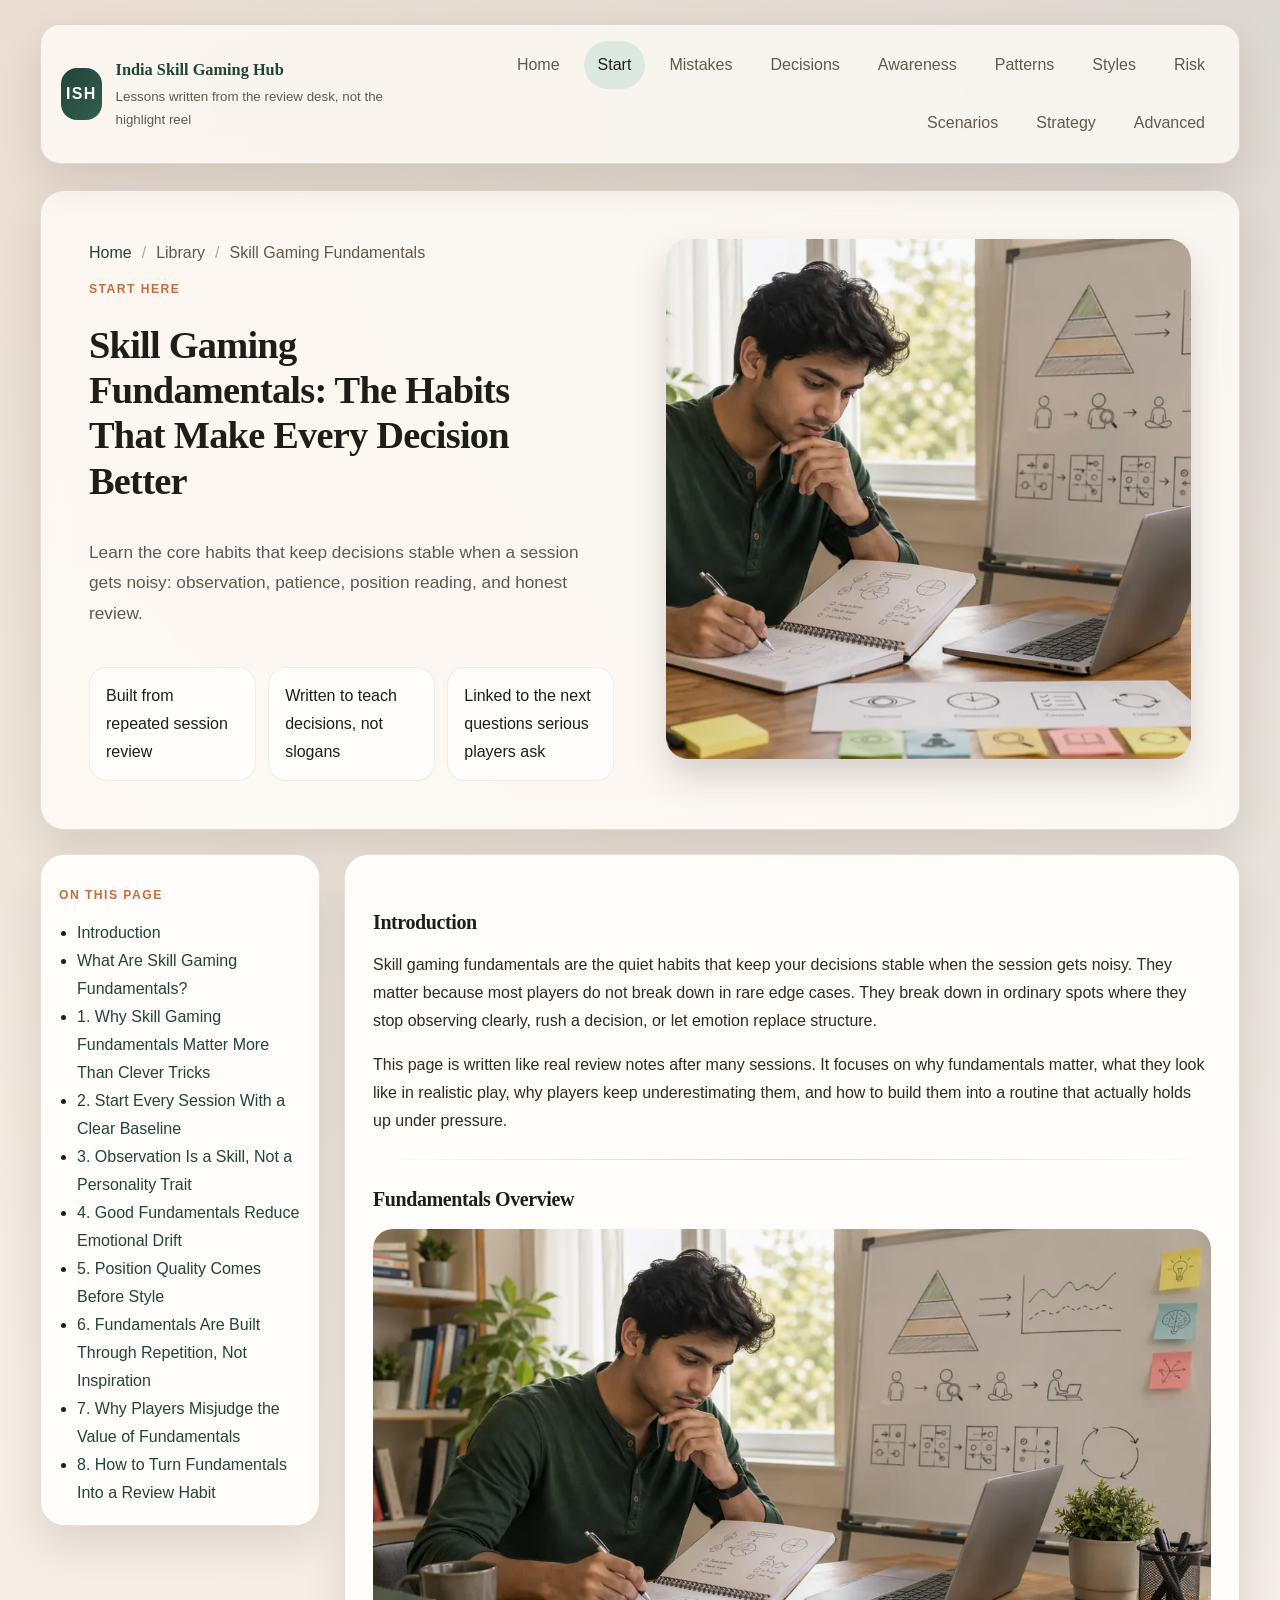
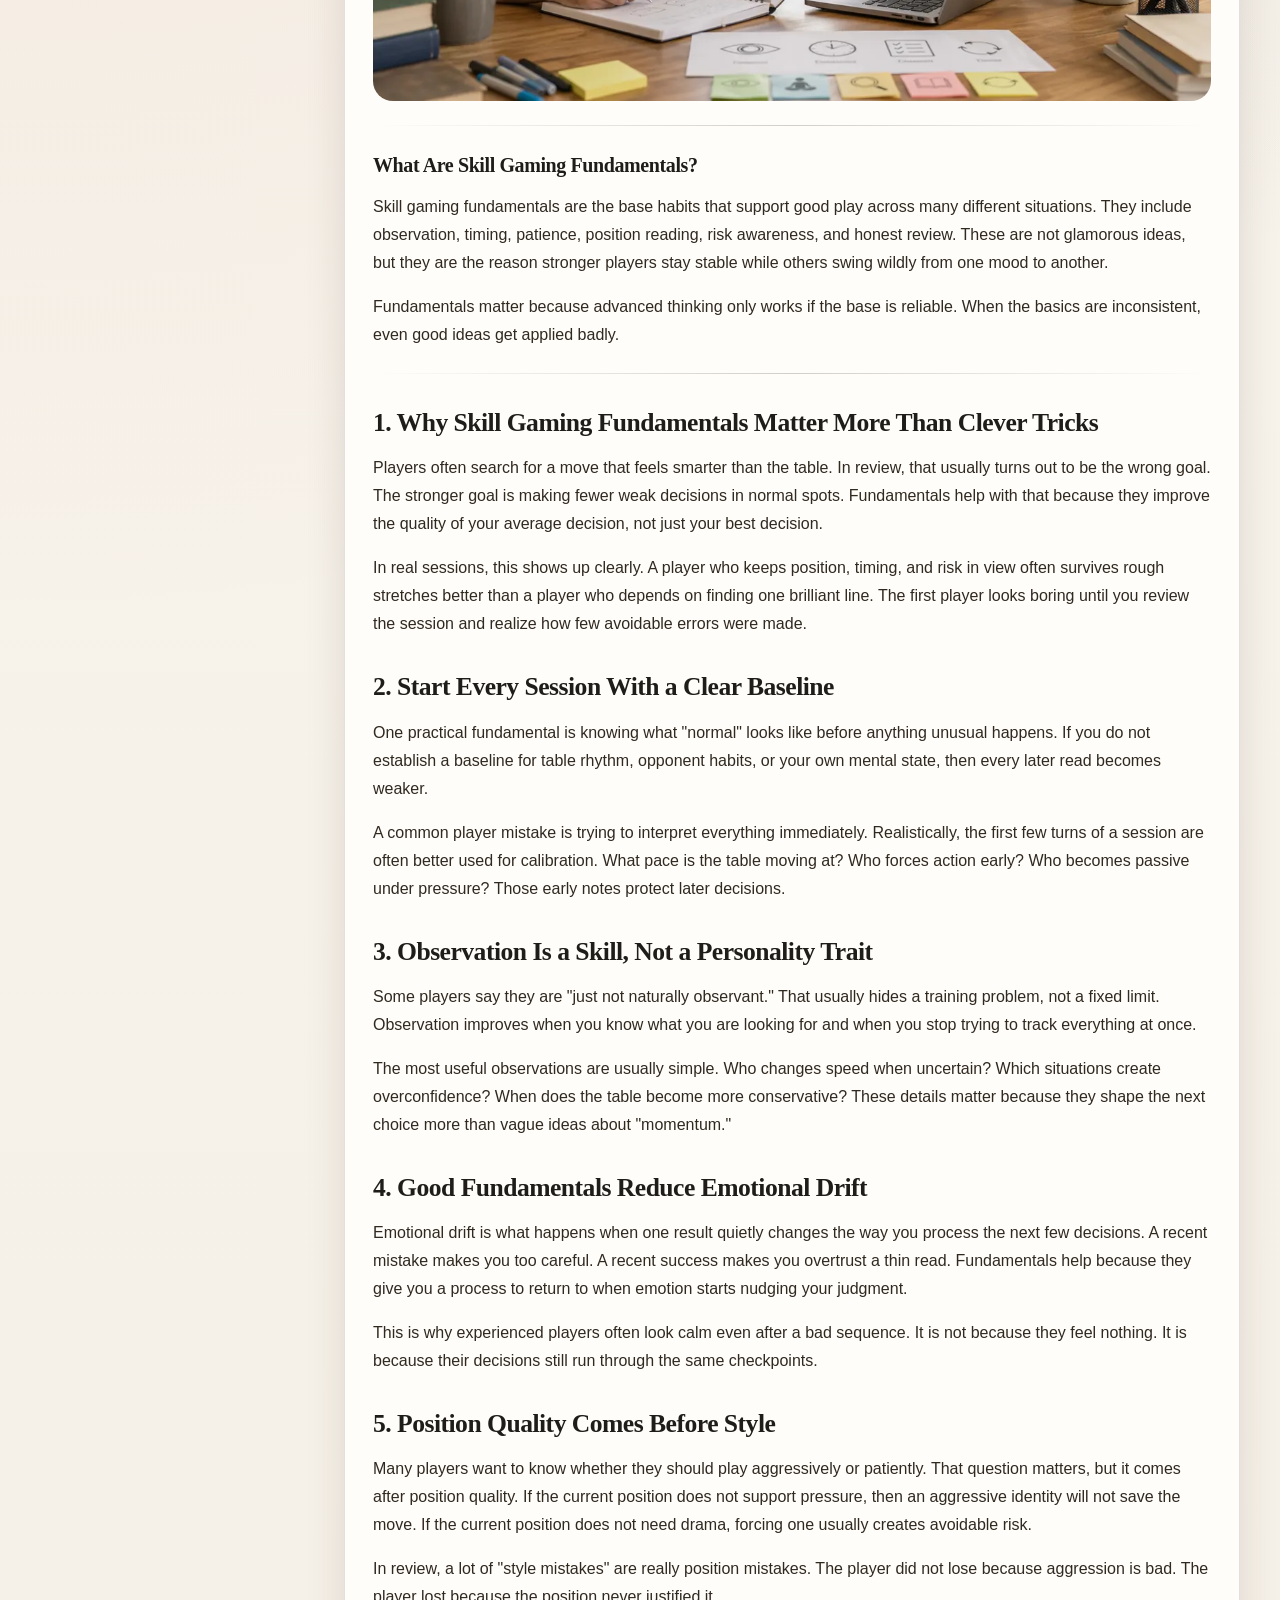
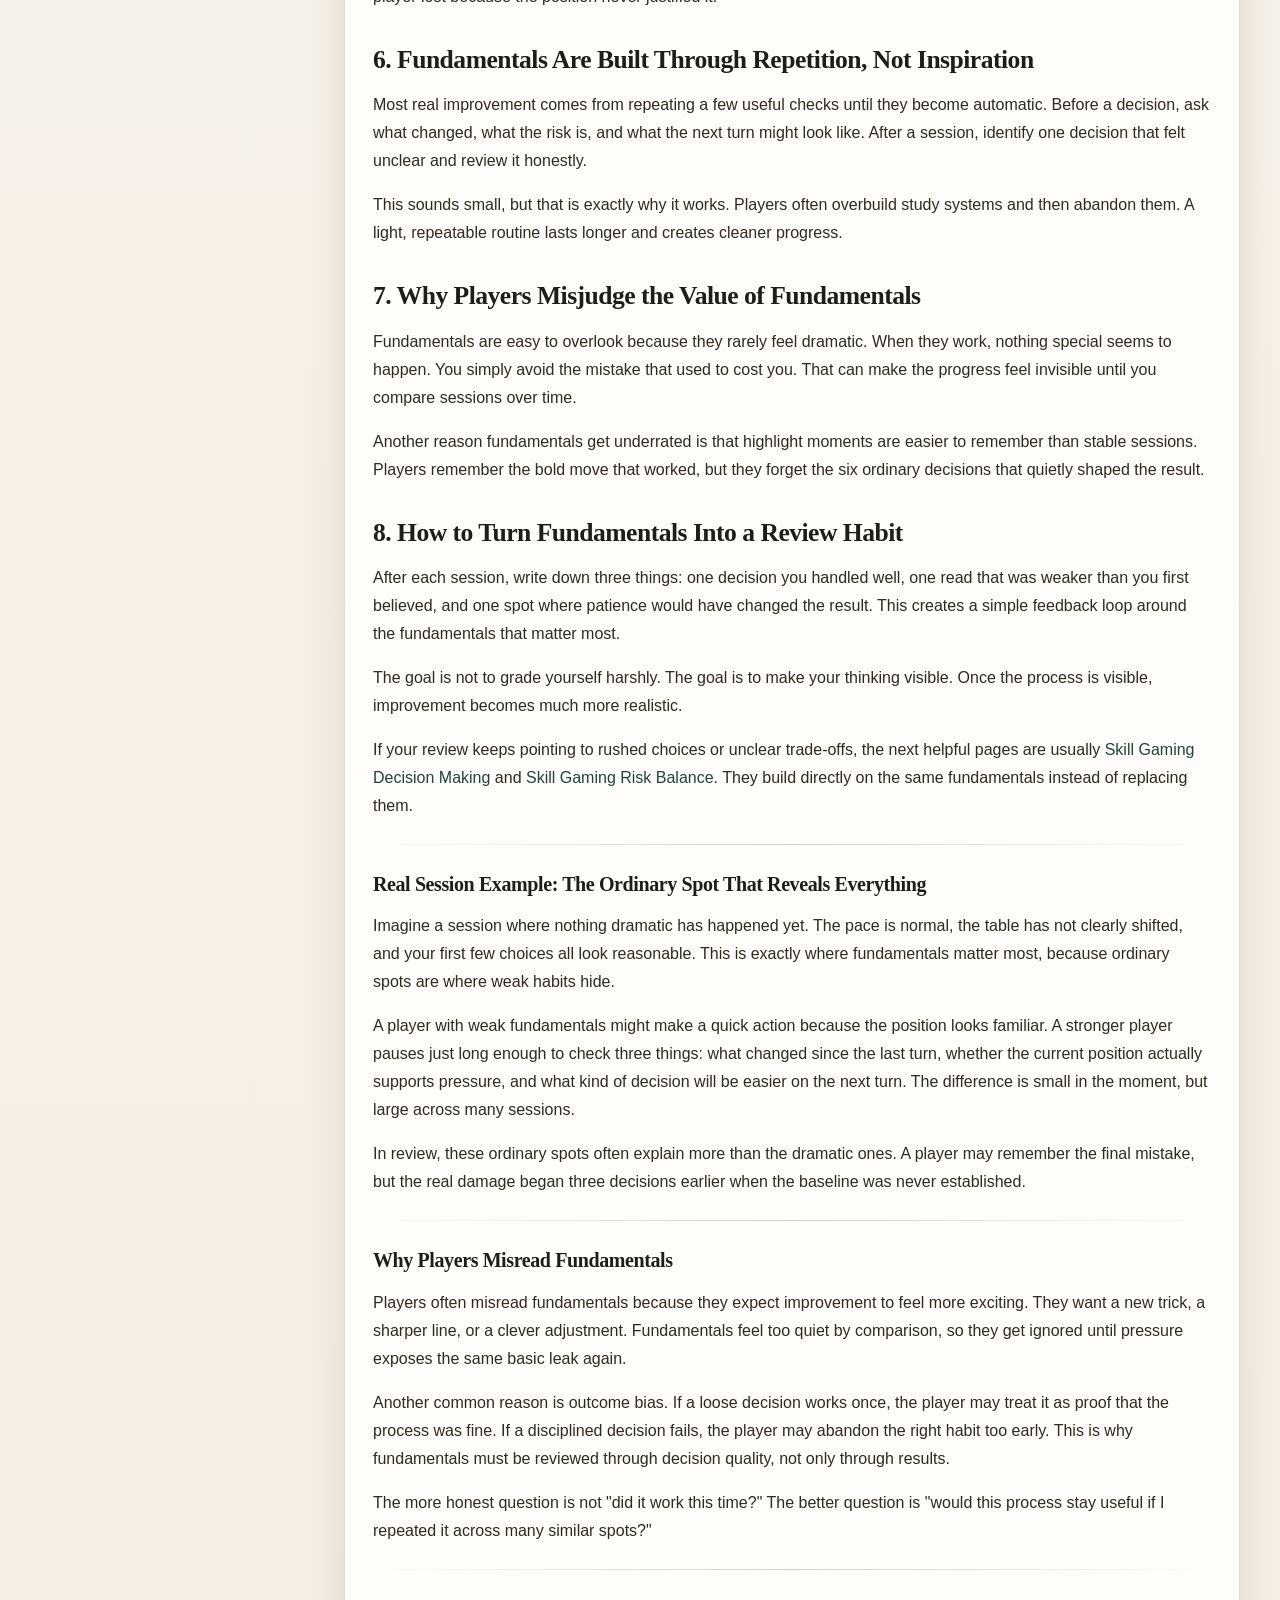
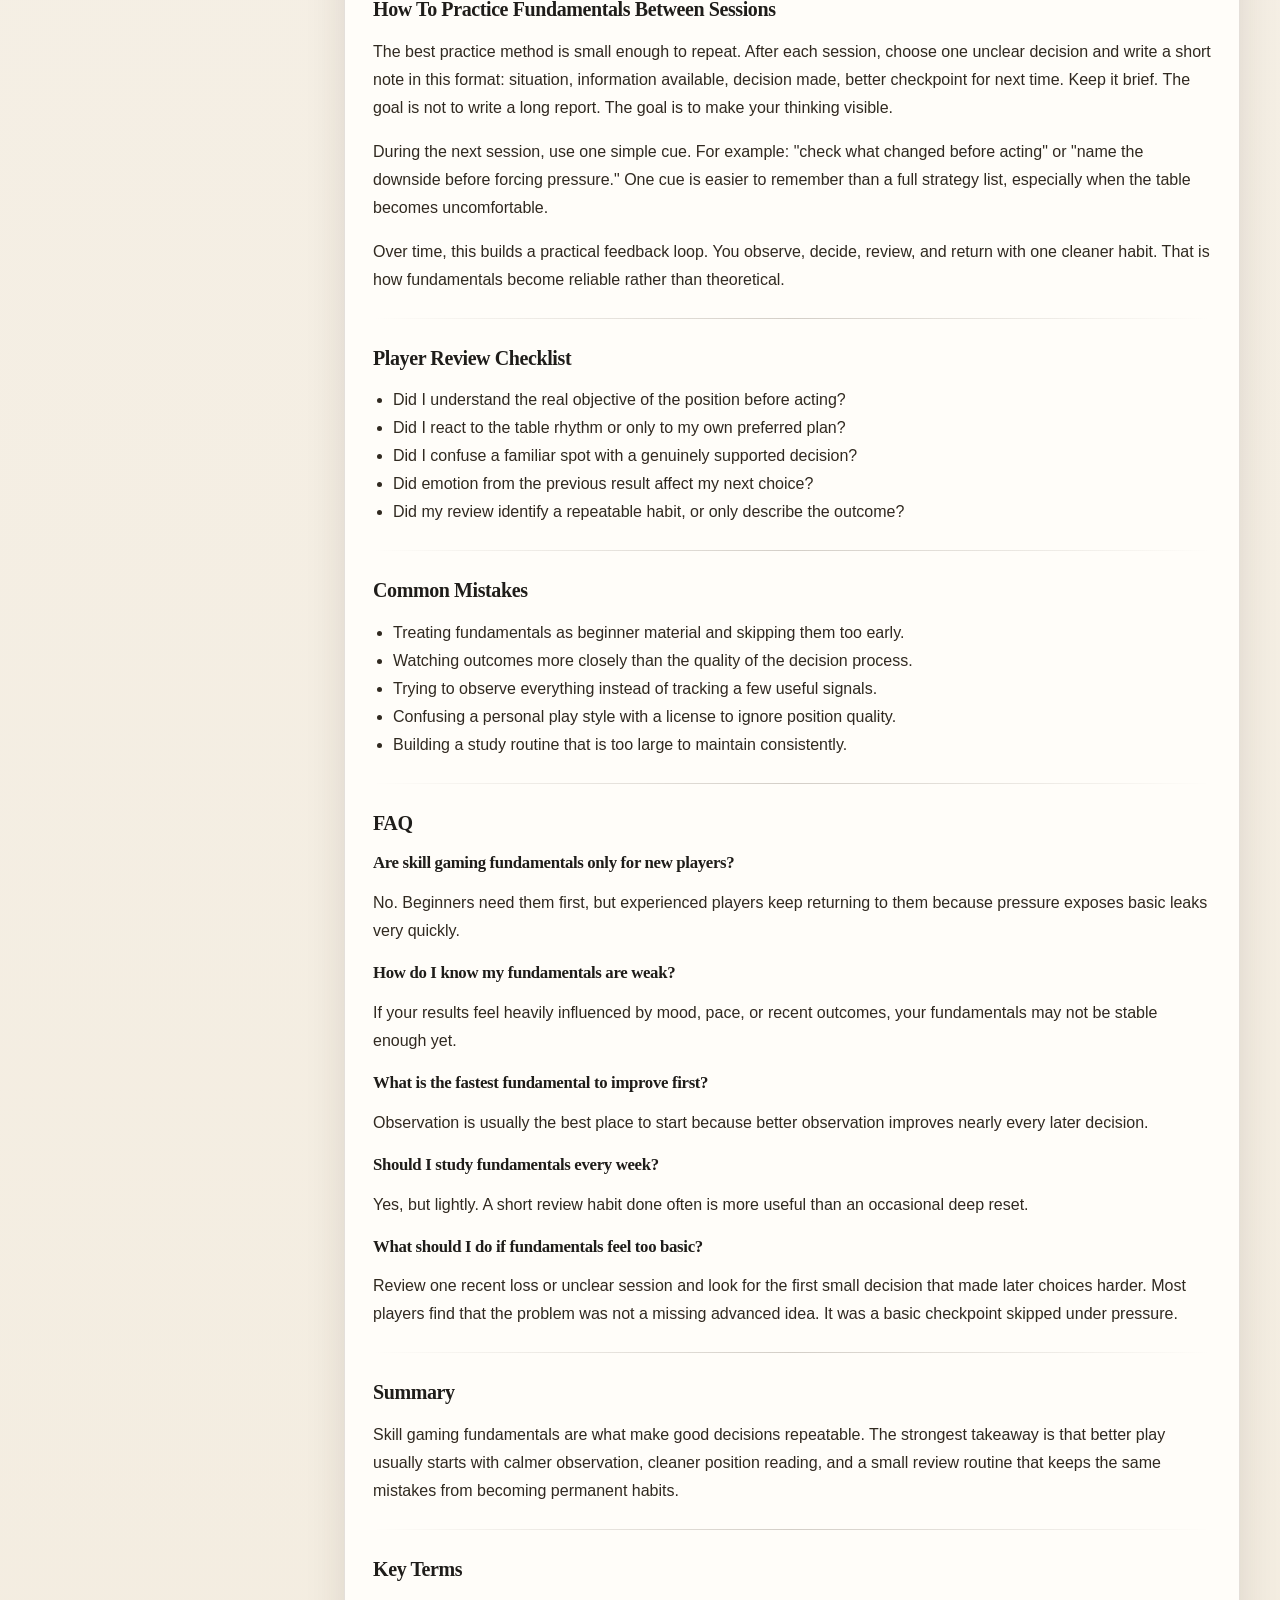
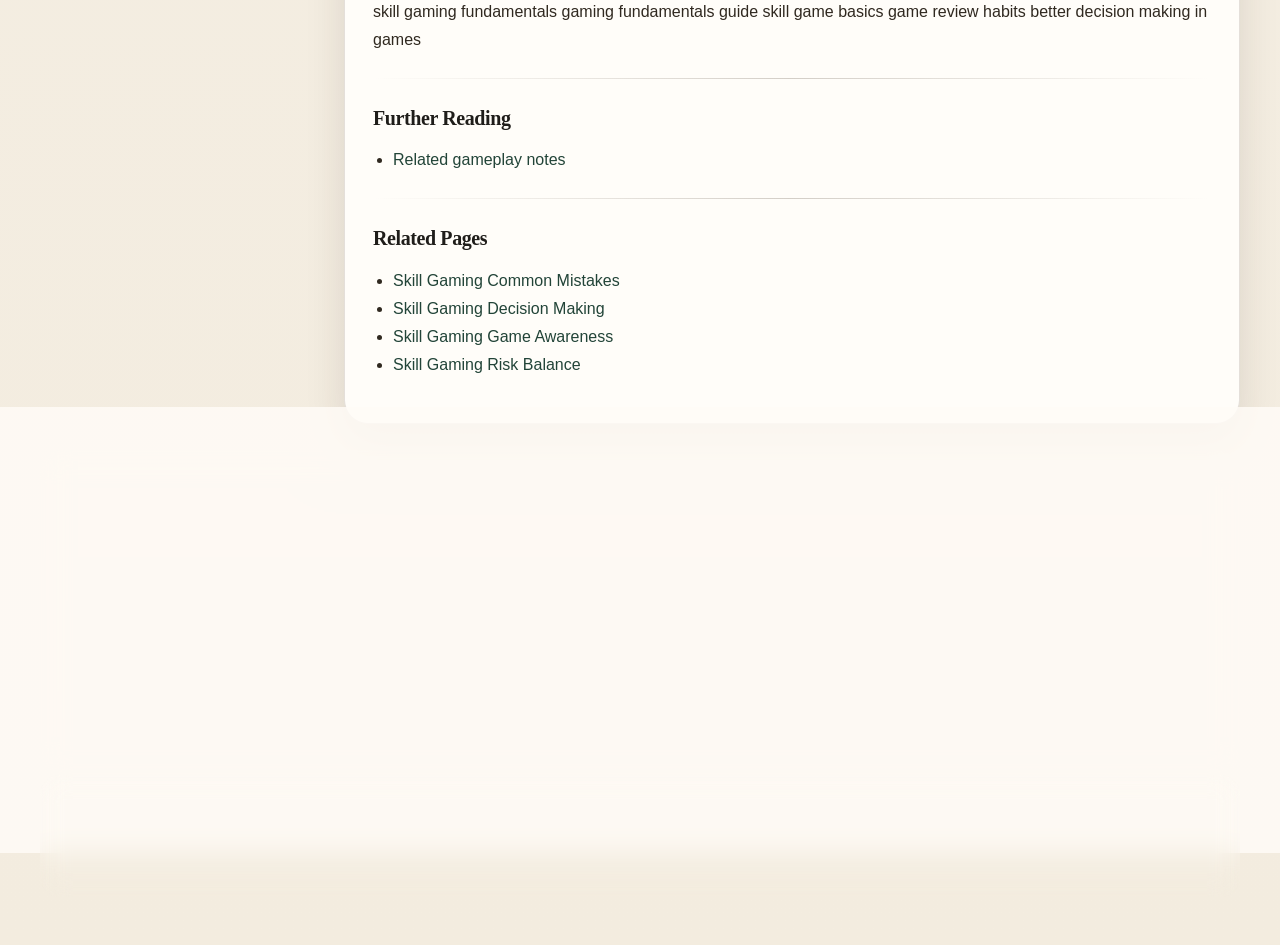
<file: fundamentals.html>
<!doctype html>
<html lang="en">
<head>
  <meta charset="utf-8" />
  <meta name="viewport" content="width=device-width, initial-scale=1" />
  <title>Skill Gaming Fundamentals: The Habits That Make Every Decision Better</title>
  <meta name="description" content="Learn the core habits that keep decisions stable when a session gets noisy: observation, patience, position reading, and honest review." />
  <link rel="canonical" href="./fundamentals.html" />
  <meta property="og:type" content="article" />
  <meta property="og:title" content="Skill Gaming Fundamentals: The Habits That Make Every Decision Better" />
  <meta property="og:description" content="Learn the core habits that keep decisions stable when a session gets noisy: observation, patience, position reading, and honest review." />
  <meta property="og:url" content="./fundamentals.html" />
  <meta property="og:image" content="./assets/images/fundamentals.webp" />
  <meta name="twitter:card" content="summary_large_image" />
  <meta name="twitter:title" content="Skill Gaming Fundamentals: The Habits That Make Every Decision Better" />
  <meta name="twitter:description" content="Learn the core habits that keep decisions stable when a session gets noisy: observation, patience, position reading, and honest review." />
  <meta name="twitter:image" content="./assets/images/fundamentals.webp" />
  <link rel="stylesheet" href="assets/css/index.css" />
  <script type="application/ld+json">{
  "@context": "https://schema.org",
  "@type": "Article",
  "headline": "Skill Gaming Fundamentals: The Habits That Make Every Decision Better",
  "description": "Learn the core habits that keep decisions stable when a session gets noisy: observation, patience, position reading, and honest review.",
  "image": "./assets/images/fundamentals.webp",
  "url": "./fundamentals.html",
  "inLanguage": "en",
  "publisher": {
    "@type": "Organization",
    "name": "India Skill Gaming Hub"
  }
}</script>
</head>
<body data-page="fundamentals">
  <div class="site-shell">
    <header class="site-header">
      <a class="brand" href="index.html">
        <span class="brand-mark">ISH</span>
        <span>
          <strong>India Skill Gaming Hub</strong>
          <small>Lessons written from the review desk, not the highlight reel</small>
        </span>
      </a>
      <button class="menu-toggle" type="button" aria-expanded="false" aria-controls="site-nav">Menu</button>
      <nav id="site-nav" class="site-nav"><a href="index.html">Home</a><a href="fundamentals.html" class="active">Start</a><a href="common-mistakes.html">Mistakes</a><a href="decision-making.html">Decisions</a><a href="game-awareness.html">Awareness</a><a href="pattern-recognition.html">Patterns</a><a href="play-styles.html">Styles</a><a href="risk-balance.html">Risk</a><a href="scenarios.html">Scenarios</a><a href="strategic-thinking.html">Strategy</a><a href="advanced-concepts.html">Advanced</a></nav>
    </header>
    <main>
      <section class="hero article-hero">
        <div class="hero-copy">
          <nav class="breadcrumbs"><a href="index.html">Home</a><span>Library</span><span>Skill Gaming Fundamentals</span></nav>
          <p class="eyebrow">Start Here</p>
          <h1>Skill Gaming Fundamentals: The Habits That Make Every Decision Better</h1>
          <p class="hero-summary">Learn the core habits that keep decisions stable when a session gets noisy: observation, patience, position reading, and honest review.</p>
          <div class="hero-points">
            <span>Built from repeated session review</span>
            <span>Written to teach decisions, not slogans</span>
            <span>Linked to the next questions serious players ask</span>
          </div>
        </div>
        <div class="hero-visual">
          <img src="assets/images/fundamentals.webp" alt="Skill Gaming Fundamentals: The Habits That Make Every Decision Better" loading="eager" />
        </div>
      </section>
      <section class="page-layout">
        <aside class="page-toc"><div class="toc-card"><p class="toc-label">On This Page</p><ul><li><a href="#introduction">Introduction</a></li><li><a href="#what-are-skill-gaming-fundamentals">What Are Skill Gaming Fundamentals?</a></li><li><a href="#1-why-skill-gaming-fundamentals-matter-more-than-clever-tricks">1. Why Skill Gaming Fundamentals Matter More Than Clever Tricks</a></li><li><a href="#2-start-every-session-with-a-clear-baseline">2. Start Every Session With a Clear Baseline</a></li><li><a href="#3-observation-is-a-skill-not-a-personality-trait">3. Observation Is a Skill, Not a Personality Trait</a></li><li><a href="#4-good-fundamentals-reduce-emotional-drift">4. Good Fundamentals Reduce Emotional Drift</a></li><li><a href="#5-position-quality-comes-before-style">5. Position Quality Comes Before Style</a></li><li><a href="#6-fundamentals-are-built-through-repetition-not-inspiration">6. Fundamentals Are Built Through Repetition, Not Inspiration</a></li><li><a href="#7-why-players-misjudge-the-value-of-fundamentals">7. Why Players Misjudge the Value of Fundamentals</a></li><li><a href="#8-how-to-turn-fundamentals-into-a-review-habit">8. How to Turn Fundamentals Into a Review Habit</a></li></ul></div></aside>
        <article class="article-card">
          <div class="article-body"><h3 id="introduction">Introduction</h3>
<p>Skill gaming fundamentals are the quiet habits that keep your decisions stable when the session gets noisy. They matter because most players do not break down in rare edge cases. They break down in ordinary spots where they stop observing clearly, rush a decision, or let emotion replace structure.</p>
<p>This page is written like real review notes after many sessions. It focuses on why fundamentals matter, what they look like in realistic play, why players keep underestimating them, and how to build them into a routine that actually holds up under pressure.</p>
<hr class="divider" />
<h3 id="fundamentals-overview">Fundamentals Overview</h3>
<figure class="feature-image"><img src="assets/images/fundamentals.webp" alt="Skill gaming fundamentals study scene with notebook, calm desk setup, and practical review-focused learning environment" loading="lazy" /></figure>
<hr class="divider" />
<h3 id="what-are-skill-gaming-fundamentals">What Are Skill Gaming Fundamentals?</h3>
<p>Skill gaming fundamentals are the base habits that support good play across many different situations. They include observation, timing, patience, position reading, risk awareness, and honest review. These are not glamorous ideas, but they are the reason stronger players stay stable while others swing wildly from one mood to another.</p>
<p>Fundamentals matter because advanced thinking only works if the base is reliable. When the basics are inconsistent, even good ideas get applied badly.</p>
<hr class="divider" />
<section class="article-section"><h2 id="1-why-skill-gaming-fundamentals-matter-more-than-clever-tricks">1. Why Skill Gaming Fundamentals Matter More Than Clever Tricks</h2></section>
<p>Players often search for a move that feels smarter than the table. In review, that usually turns out to be the wrong goal. The stronger goal is making fewer weak decisions in normal spots. Fundamentals help with that because they improve the quality of your average decision, not just your best decision.</p>
<p>In real sessions, this shows up clearly. A player who keeps position, timing, and risk in view often survives rough stretches better than a player who depends on finding one brilliant line. The first player looks boring until you review the session and realize how few avoidable errors were made.</p>
<section class="article-section"><h2 id="2-start-every-session-with-a-clear-baseline">2. Start Every Session With a Clear Baseline</h2></section>
<p>One practical fundamental is knowing what &quot;normal&quot; looks like before anything unusual happens. If you do not establish a baseline for table rhythm, opponent habits, or your own mental state, then every later read becomes weaker.</p>
<p>A common player mistake is trying to interpret everything immediately. Realistically, the first few turns of a session are often better used for calibration. What pace is the table moving at? Who forces action early? Who becomes passive under pressure? Those early notes protect later decisions.</p>
<section class="article-section"><h2 id="3-observation-is-a-skill-not-a-personality-trait">3. Observation Is a Skill, Not a Personality Trait</h2></section>
<p>Some players say they are &quot;just not naturally observant.&quot; That usually hides a training problem, not a fixed limit. Observation improves when you know what you are looking for and when you stop trying to track everything at once.</p>
<p>The most useful observations are usually simple. Who changes speed when uncertain? Which situations create overconfidence? When does the table become more conservative? These details matter because they shape the next choice more than vague ideas about &quot;momentum.&quot;</p>
<section class="article-section"><h2 id="4-good-fundamentals-reduce-emotional-drift">4. Good Fundamentals Reduce Emotional Drift</h2></section>
<p>Emotional drift is what happens when one result quietly changes the way you process the next few decisions. A recent mistake makes you too careful. A recent success makes you overtrust a thin read. Fundamentals help because they give you a process to return to when emotion starts nudging your judgment.</p>
<p>This is why experienced players often look calm even after a bad sequence. It is not because they feel nothing. It is because their decisions still run through the same checkpoints.</p>
<section class="article-section"><h2 id="5-position-quality-comes-before-style">5. Position Quality Comes Before Style</h2></section>
<p>Many players want to know whether they should play aggressively or patiently. That question matters, but it comes after position quality. If the current position does not support pressure, then an aggressive identity will not save the move. If the current position does not need drama, forcing one usually creates avoidable risk.</p>
<p>In review, a lot of &quot;style mistakes&quot; are really position mistakes. The player did not lose because aggression is bad. The player lost because the position never justified it.</p>
<section class="article-section"><h2 id="6-fundamentals-are-built-through-repetition-not-inspiration">6. Fundamentals Are Built Through Repetition, Not Inspiration</h2></section>
<p>Most real improvement comes from repeating a few useful checks until they become automatic. Before a decision, ask what changed, what the risk is, and what the next turn might look like. After a session, identify one decision that felt unclear and review it honestly.</p>
<p>This sounds small, but that is exactly why it works. Players often overbuild study systems and then abandon them. A light, repeatable routine lasts longer and creates cleaner progress.</p>
<section class="article-section"><h2 id="7-why-players-misjudge-the-value-of-fundamentals">7. Why Players Misjudge the Value of Fundamentals</h2></section>
<p>Fundamentals are easy to overlook because they rarely feel dramatic. When they work, nothing special seems to happen. You simply avoid the mistake that used to cost you. That can make the progress feel invisible until you compare sessions over time.</p>
<p>Another reason fundamentals get underrated is that highlight moments are easier to remember than stable sessions. Players remember the bold move that worked, but they forget the six ordinary decisions that quietly shaped the result.</p>
<section class="article-section"><h2 id="8-how-to-turn-fundamentals-into-a-review-habit">8. How to Turn Fundamentals Into a Review Habit</h2></section>
<p>After each session, write down three things: one decision you handled well, one read that was weaker than you first believed, and one spot where patience would have changed the result. This creates a simple feedback loop around the fundamentals that matter most.</p>
<p>The goal is not to grade yourself harshly. The goal is to make your thinking visible. Once the process is visible, improvement becomes much more realistic.</p>
<p>If your review keeps pointing to rushed choices or unclear trade-offs, the next helpful pages are usually <a href="decision-making.html">Skill Gaming Decision Making</a> and <a href="risk-balance.html">Skill Gaming Risk Balance</a>. They build directly on the same fundamentals instead of replacing them.</p>
<hr class="divider" />
<h3 id="real-session-example-the-ordinary-spot-that-reveals-everything">Real Session Example: The Ordinary Spot That Reveals Everything</h3>
<p>Imagine a session where nothing dramatic has happened yet. The pace is normal, the table has not clearly shifted, and your first few choices all look reasonable. This is exactly where fundamentals matter most, because ordinary spots are where weak habits hide.</p>
<p>A player with weak fundamentals might make a quick action because the position looks familiar. A stronger player pauses just long enough to check three things: what changed since the last turn, whether the current position actually supports pressure, and what kind of decision will be easier on the next turn. The difference is small in the moment, but large across many sessions.</p>
<p>In review, these ordinary spots often explain more than the dramatic ones. A player may remember the final mistake, but the real damage began three decisions earlier when the baseline was never established.</p>
<hr class="divider" />
<h3 id="why-players-misread-fundamentals">Why Players Misread Fundamentals</h3>
<p>Players often misread fundamentals because they expect improvement to feel more exciting. They want a new trick, a sharper line, or a clever adjustment. Fundamentals feel too quiet by comparison, so they get ignored until pressure exposes the same basic leak again.</p>
<p>Another common reason is outcome bias. If a loose decision works once, the player may treat it as proof that the process was fine. If a disciplined decision fails, the player may abandon the right habit too early. This is why fundamentals must be reviewed through decision quality, not only through results.</p>
<p>The more honest question is not &quot;did it work this time?&quot; The better question is &quot;would this process stay useful if I repeated it across many similar spots?&quot;</p>
<hr class="divider" />
<h3 id="how-to-practice-fundamentals-between-sessions">How To Practice Fundamentals Between Sessions</h3>
<p>The best practice method is small enough to repeat. After each session, choose one unclear decision and write a short note in this format: situation, information available, decision made, better checkpoint for next time. Keep it brief. The goal is not to write a long report. The goal is to make your thinking visible.</p>
<p>During the next session, use one simple cue. For example: &quot;check what changed before acting&quot; or &quot;name the downside before forcing pressure.&quot; One cue is easier to remember than a full strategy list, especially when the table becomes uncomfortable.</p>
<p>Over time, this builds a practical feedback loop. You observe, decide, review, and return with one cleaner habit. That is how fundamentals become reliable rather than theoretical.</p>
<hr class="divider" />
<h3 id="player-review-checklist">Player Review Checklist</h3>
<ul><li>Did I understand the real objective of the position before acting?</li><li>Did I react to the table rhythm or only to my own preferred plan?</li><li>Did I confuse a familiar spot with a genuinely supported decision?</li><li>Did emotion from the previous result affect my next choice?</li><li>Did my review identify a repeatable habit, or only describe the outcome?</li></ul>
<hr class="divider" />
<h3 id="common-mistakes">Common Mistakes</h3>
<ul><li>Treating fundamentals as beginner material and skipping them too early.</li><li>Watching outcomes more closely than the quality of the decision process.</li><li>Trying to observe everything instead of tracking a few useful signals.</li><li>Confusing a personal play style with a license to ignore position quality.</li><li>Building a study routine that is too large to maintain consistently.</li></ul>
<hr class="divider" />
<h3 id="faq">FAQ</h3>
<h4 id="8-how-to-turn-fundamentals-into-a-review-habit-are-skill-gaming-fundamentals-only-for-new-players">Are skill gaming fundamentals only for new players?</h4>
<p>No. Beginners need them first, but experienced players keep returning to them because pressure exposes basic leaks very quickly.</p>
<h4 id="8-how-to-turn-fundamentals-into-a-review-habit-how-do-i-know-my-fundamentals-are-weak">How do I know my fundamentals are weak?</h4>
<p>If your results feel heavily influenced by mood, pace, or recent outcomes, your fundamentals may not be stable enough yet.</p>
<h4 id="8-how-to-turn-fundamentals-into-a-review-habit-what-is-the-fastest-fundamental-to-improve-first">What is the fastest fundamental to improve first?</h4>
<p>Observation is usually the best place to start because better observation improves nearly every later decision.</p>
<h4 id="8-how-to-turn-fundamentals-into-a-review-habit-should-i-study-fundamentals-every-week">Should I study fundamentals every week?</h4>
<p>Yes, but lightly. A short review habit done often is more useful than an occasional deep reset.</p>
<h4 id="what-should-i-do-if-fundamentals-feel-too-basic">What should I do if fundamentals feel too basic?</h4>
<p>Review one recent loss or unclear session and look for the first small decision that made later choices harder. Most players find that the problem was not a missing advanced idea. It was a basic checkpoint skipped under pressure.</p>
<hr class="divider" />
<h3 id="summary">Summary</h3>
<p>Skill gaming fundamentals are what make good decisions repeatable. The strongest takeaway is that better play usually starts with calmer observation, cleaner position reading, and a small review routine that keeps the same mistakes from becoming permanent habits.</p>
<hr class="divider" />
<h3 id="key-terms">Key Terms</h3>
<p>skill gaming fundamentals gaming fundamentals guide skill game basics game review habits better decision making in games</p>
<hr class="divider" />
<h3 id="further-reading">Further Reading</h3>
<ul><li><a href="./" target="_blank" rel="noopener noreferrer">Related gameplay notes</a></li></ul>
<hr class="divider" />
<h3 id="related-pages">Related Pages</h3>
<ul><li><a href="common-mistakes.html">Skill Gaming Common Mistakes</a></li><li><a href="decision-making.html">Skill Gaming Decision Making</a></li><li><a href="game-awareness.html">Skill Gaming Game Awareness</a></li><li><a href="risk-balance.html">Skill Gaming Risk Balance</a></li></ul></div>
        </article>
      </section>
      <section class="related-strip">
        <div class="section-heading">
          <p class="eyebrow">Next Lesson</p>
          <h2>Where I would send you after this page</h2>
        </div>
        <div class="mini-grid"><a class="mini-card" href="common-mistakes.html"><span class="mini-eyebrow">Review</span><strong>Skill Gaming Common Mistakes</strong><span>Repeated errors</span></a><a class="mini-card" href="decision-making.html"><span class="mini-eyebrow">Decisions</span><strong>Skill Gaming Decision Making</strong><span>Pressure choices</span></a><a class="mini-card" href="game-awareness.html"><span class="mini-eyebrow">Awareness</span><strong>Skill Gaming Game Awareness</strong><span>Reading context</span></a><a class="mini-card" href="pattern-recognition.html"><span class="mini-eyebrow">Patterns</span><strong>Skill Gaming Pattern Recognition</strong><span>Repeated structures</span></a></div>
      </section>
    </main>
    <footer class="site-footer">
      <div>
        <strong>India Skill Gaming Hub</strong>
        <p>Built for readers who want calmer decisions, sharper review habits, and more repeatable improvement.</p>
      </div>
      <div class="footer-links">
        <a href="index.html">Home</a>
        <a href="index.html">Study hub</a>
        <a href="sitemap.xml">Sitemap</a>
      </div>
    </footer>
  </div>
  <script src="assets/js/index.js"></script>
</body>
</html>
</file>
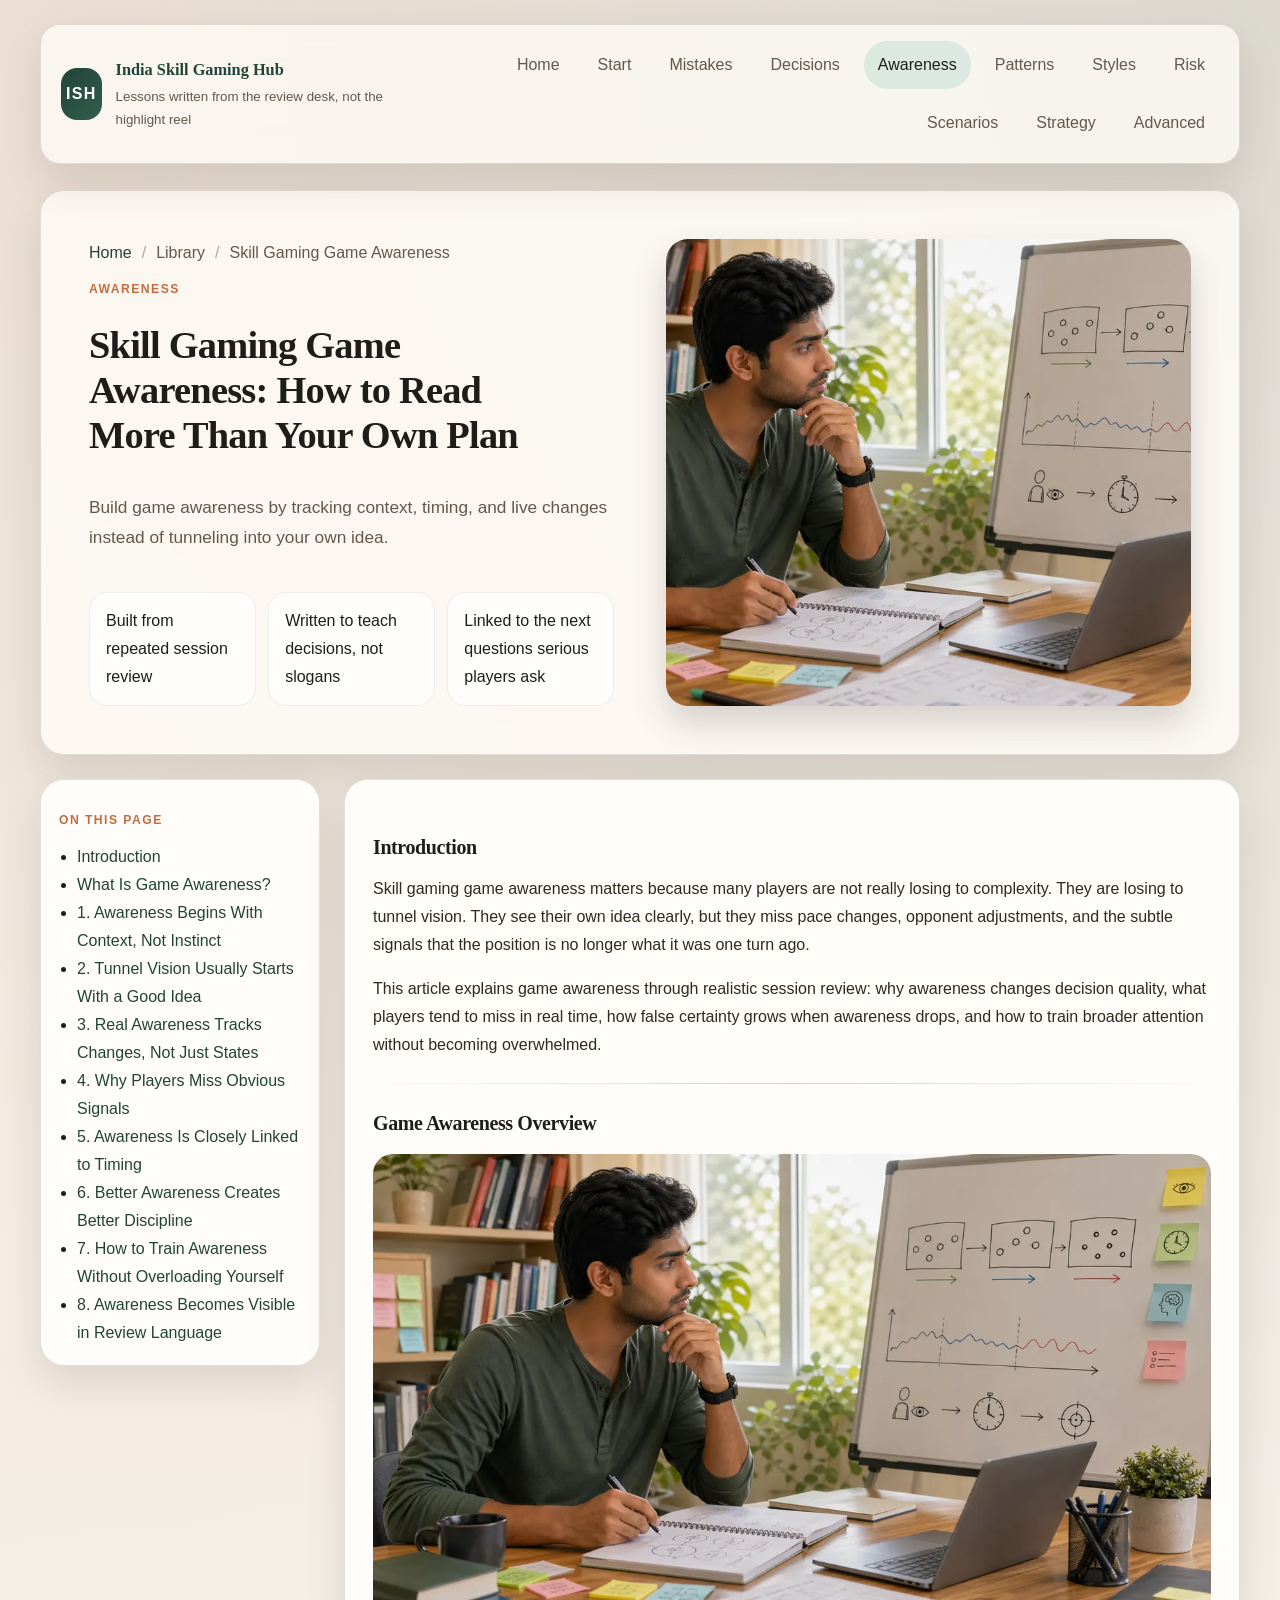
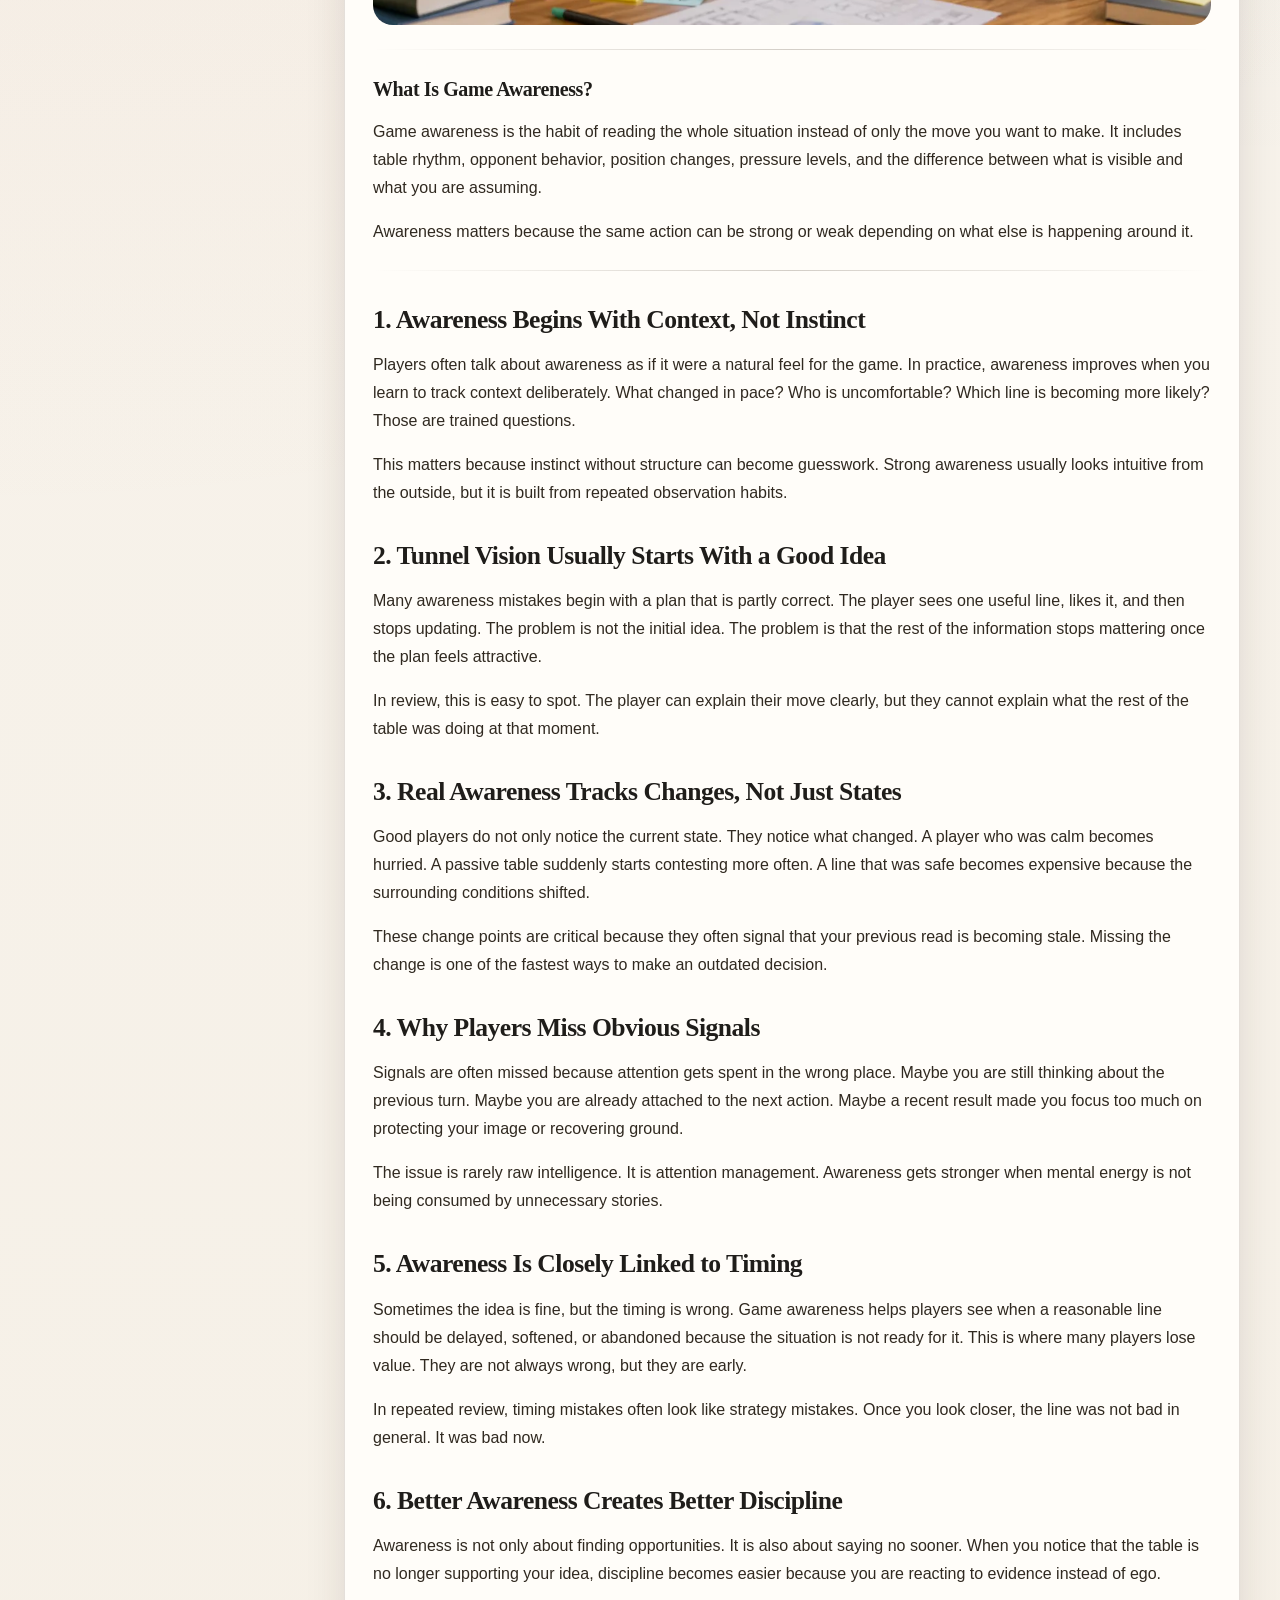
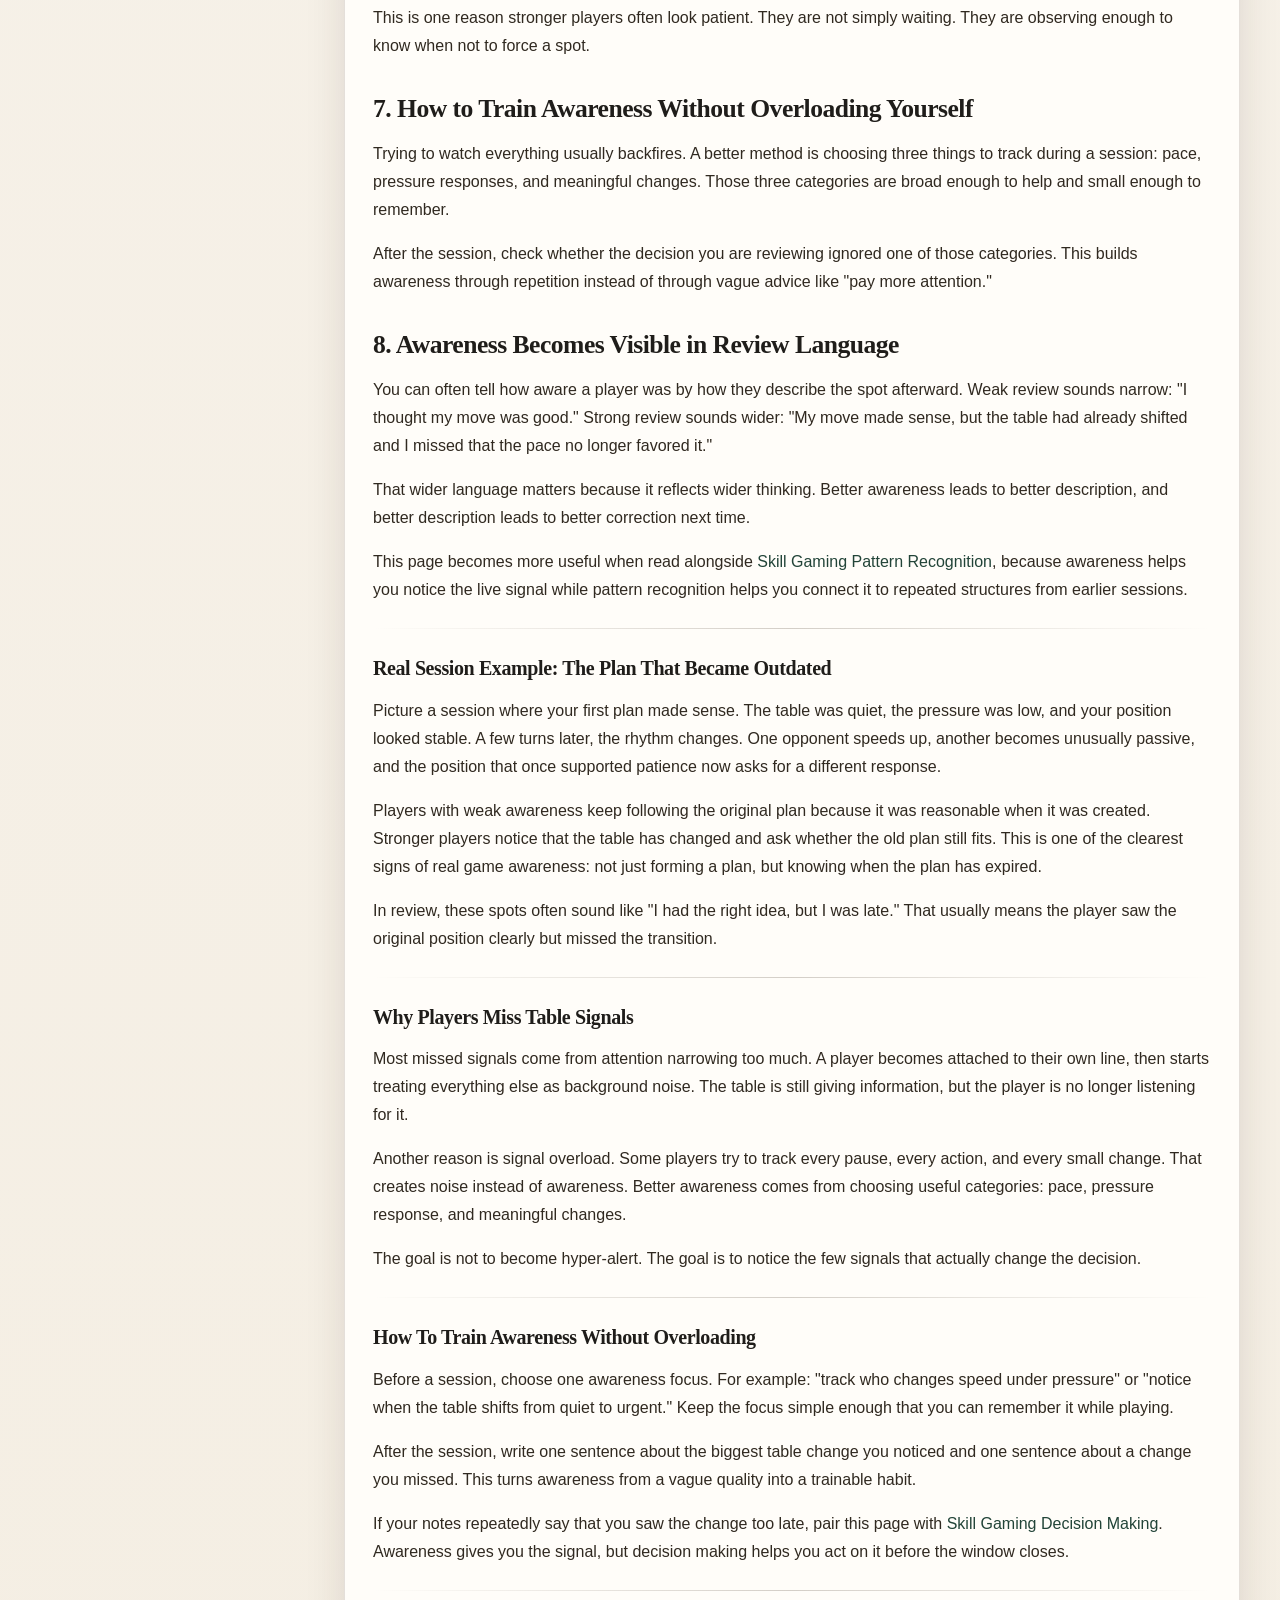
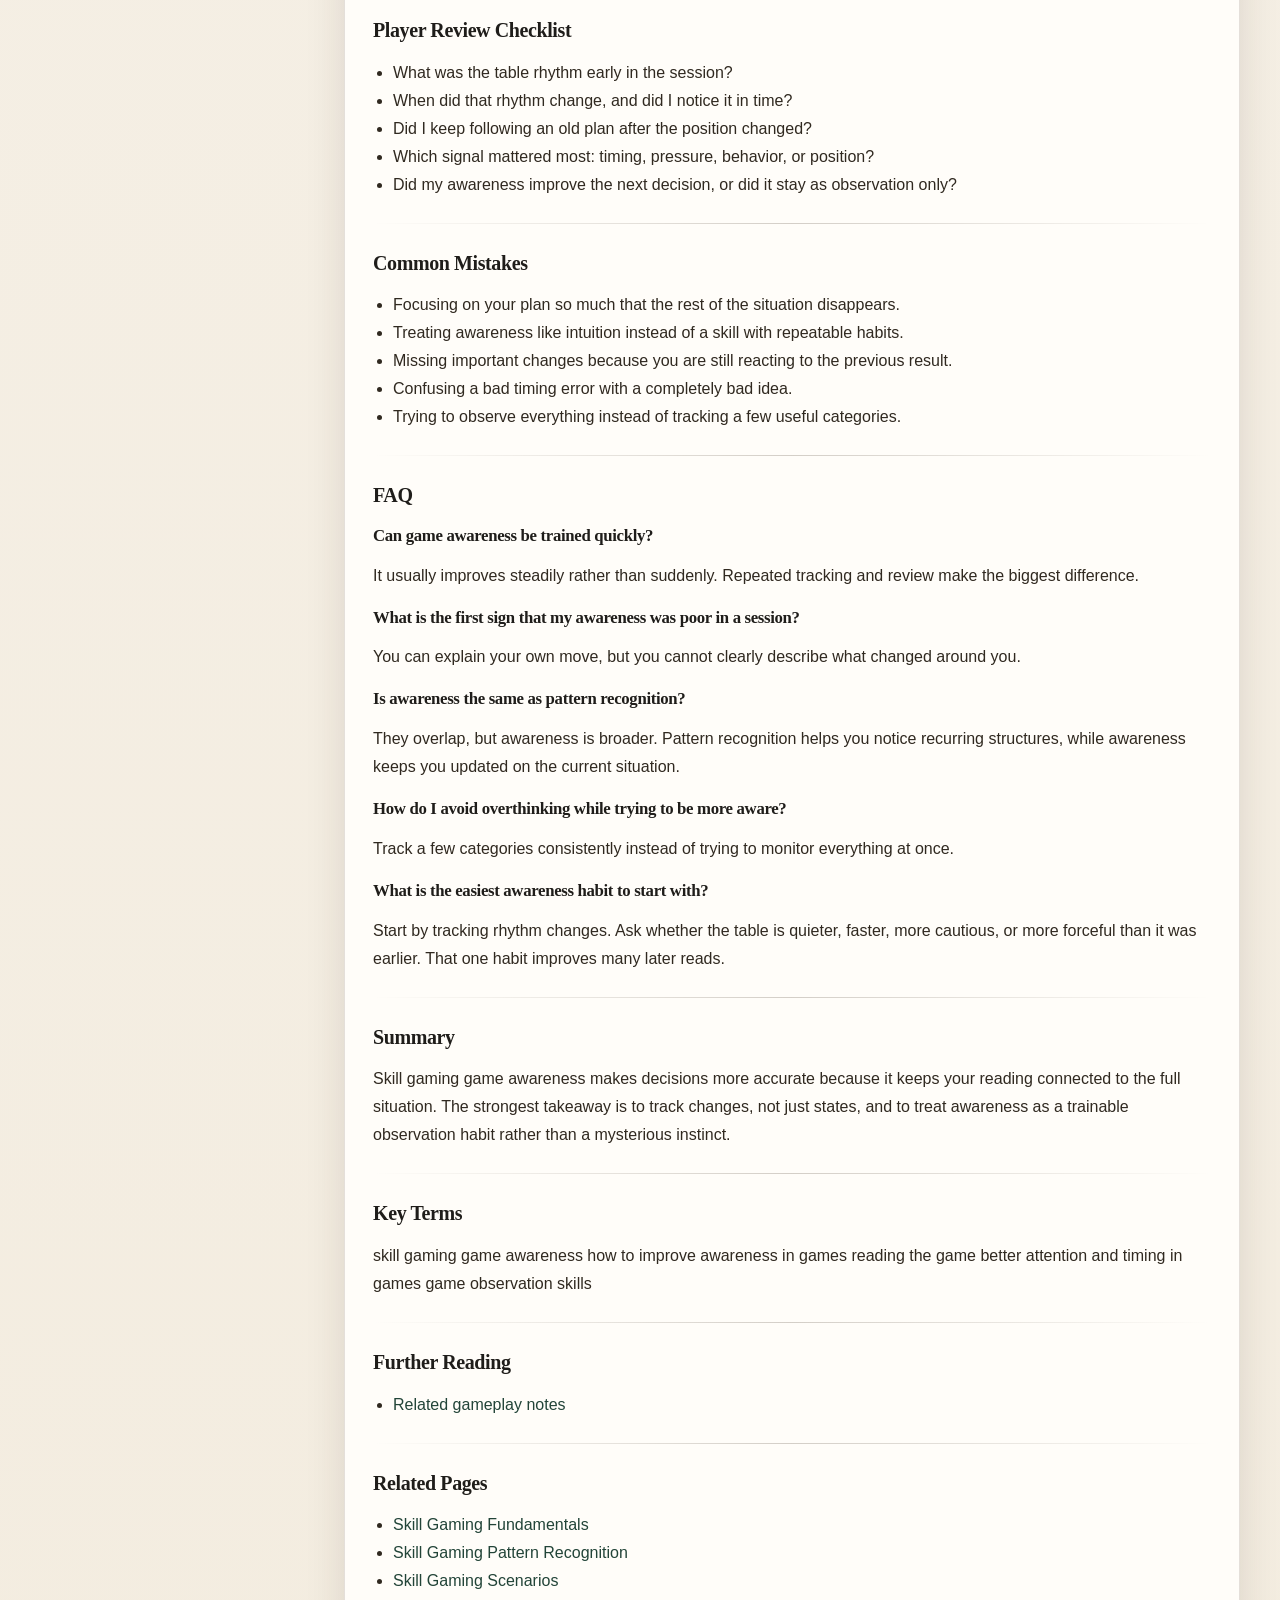
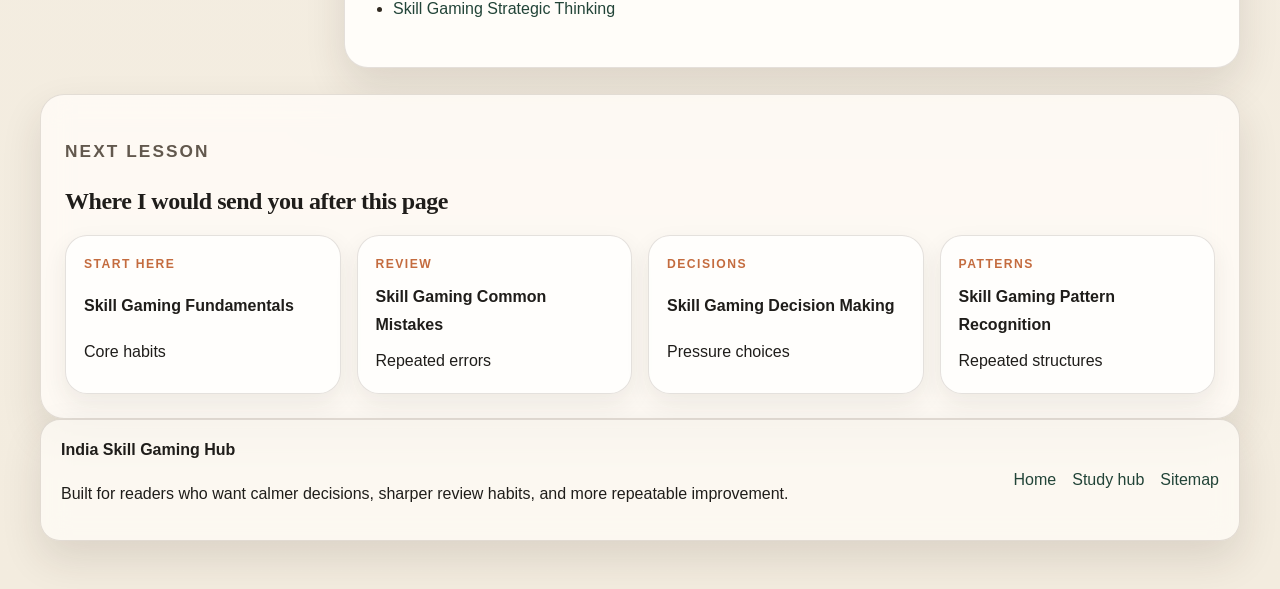
<file: game-awareness.html>
<!doctype html>
<html lang="en">
<head>
  <meta charset="utf-8" />
  <meta name="viewport" content="width=device-width, initial-scale=1" />
  <title>Skill Gaming Game Awareness: How to Read More Than Your Own Plan</title>
  <meta name="description" content="Build game awareness by tracking context, timing, and live changes instead of tunneling into your own idea." />
  <link rel="canonical" href="./game-awareness.html" />
  <meta property="og:type" content="article" />
  <meta property="og:title" content="Skill Gaming Game Awareness: How to Read More Than Your Own Plan" />
  <meta property="og:description" content="Build game awareness by tracking context, timing, and live changes instead of tunneling into your own idea." />
  <meta property="og:url" content="./game-awareness.html" />
  <meta property="og:image" content="./assets/images/game-awareness.webp" />
  <meta name="twitter:card" content="summary_large_image" />
  <meta name="twitter:title" content="Skill Gaming Game Awareness: How to Read More Than Your Own Plan" />
  <meta name="twitter:description" content="Build game awareness by tracking context, timing, and live changes instead of tunneling into your own idea." />
  <meta name="twitter:image" content="./assets/images/game-awareness.webp" />
  <link rel="stylesheet" href="assets/css/index.css" />
  <script type="application/ld+json">{
  "@context": "https://schema.org",
  "@type": "Article",
  "headline": "Skill Gaming Game Awareness: How to Read More Than Your Own Plan",
  "description": "Build game awareness by tracking context, timing, and live changes instead of tunneling into your own idea.",
  "image": "./assets/images/game-awareness.webp",
  "url": "./game-awareness.html",
  "inLanguage": "en",
  "publisher": {
    "@type": "Organization",
    "name": "India Skill Gaming Hub"
  }
}</script>
</head>
<body data-page="game-awareness">
  <div class="site-shell">
    <header class="site-header">
      <a class="brand" href="index.html">
        <span class="brand-mark">ISH</span>
        <span>
          <strong>India Skill Gaming Hub</strong>
          <small>Lessons written from the review desk, not the highlight reel</small>
        </span>
      </a>
      <button class="menu-toggle" type="button" aria-expanded="false" aria-controls="site-nav">Menu</button>
      <nav id="site-nav" class="site-nav"><a href="index.html">Home</a><a href="fundamentals.html">Start</a><a href="common-mistakes.html">Mistakes</a><a href="decision-making.html">Decisions</a><a href="game-awareness.html" class="active">Awareness</a><a href="pattern-recognition.html">Patterns</a><a href="play-styles.html">Styles</a><a href="risk-balance.html">Risk</a><a href="scenarios.html">Scenarios</a><a href="strategic-thinking.html">Strategy</a><a href="advanced-concepts.html">Advanced</a></nav>
    </header>
    <main>
      <section class="hero article-hero">
        <div class="hero-copy">
          <nav class="breadcrumbs"><a href="index.html">Home</a><span>Library</span><span>Skill Gaming Game Awareness</span></nav>
          <p class="eyebrow">Awareness</p>
          <h1>Skill Gaming Game Awareness: How to Read More Than Your Own Plan</h1>
          <p class="hero-summary">Build game awareness by tracking context, timing, and live changes instead of tunneling into your own idea.</p>
          <div class="hero-points">
            <span>Built from repeated session review</span>
            <span>Written to teach decisions, not slogans</span>
            <span>Linked to the next questions serious players ask</span>
          </div>
        </div>
        <div class="hero-visual">
          <img src="assets/images/game-awareness.webp" alt="Skill Gaming Game Awareness: How to Read More Than Your Own Plan" loading="eager" />
        </div>
      </section>
      <section class="page-layout">
        <aside class="page-toc"><div class="toc-card"><p class="toc-label">On This Page</p><ul><li><a href="#introduction">Introduction</a></li><li><a href="#what-is-game-awareness">What Is Game Awareness?</a></li><li><a href="#1-awareness-begins-with-context-not-instinct">1. Awareness Begins With Context, Not Instinct</a></li><li><a href="#2-tunnel-vision-usually-starts-with-a-good-idea">2. Tunnel Vision Usually Starts With a Good Idea</a></li><li><a href="#3-real-awareness-tracks-changes-not-just-states">3. Real Awareness Tracks Changes, Not Just States</a></li><li><a href="#4-why-players-miss-obvious-signals">4. Why Players Miss Obvious Signals</a></li><li><a href="#5-awareness-is-closely-linked-to-timing">5. Awareness Is Closely Linked to Timing</a></li><li><a href="#6-better-awareness-creates-better-discipline">6. Better Awareness Creates Better Discipline</a></li><li><a href="#7-how-to-train-awareness-without-overloading-yourself">7. How to Train Awareness Without Overloading Yourself</a></li><li><a href="#8-awareness-becomes-visible-in-review-language">8. Awareness Becomes Visible in Review Language</a></li></ul></div></aside>
        <article class="article-card">
          <div class="article-body"><h3 id="introduction">Introduction</h3>
<p>Skill gaming game awareness matters because many players are not really losing to complexity. They are losing to tunnel vision. They see their own idea clearly, but they miss pace changes, opponent adjustments, and the subtle signals that the position is no longer what it was one turn ago.</p>
<p>This article explains game awareness through realistic session review: why awareness changes decision quality, what players tend to miss in real time, how false certainty grows when awareness drops, and how to train broader attention without becoming overwhelmed.</p>
<hr class="divider" />
<h3 id="game-awareness-overview">Game Awareness Overview</h3>
<figure class="feature-image"><img src="assets/images/game-awareness.webp" alt="Skill gaming awareness practice scene with observation notes, whiteboard cues, and a calm analytical workspace" loading="lazy" /></figure>
<hr class="divider" />
<h3 id="what-is-game-awareness">What Is Game Awareness?</h3>
<p>Game awareness is the habit of reading the whole situation instead of only the move you want to make. It includes table rhythm, opponent behavior, position changes, pressure levels, and the difference between what is visible and what you are assuming.</p>
<p>Awareness matters because the same action can be strong or weak depending on what else is happening around it.</p>
<hr class="divider" />
<section class="article-section"><h2 id="1-awareness-begins-with-context-not-instinct">1. Awareness Begins With Context, Not Instinct</h2></section>
<p>Players often talk about awareness as if it were a natural feel for the game. In practice, awareness improves when you learn to track context deliberately. What changed in pace? Who is uncomfortable? Which line is becoming more likely? Those are trained questions.</p>
<p>This matters because instinct without structure can become guesswork. Strong awareness usually looks intuitive from the outside, but it is built from repeated observation habits.</p>
<section class="article-section"><h2 id="2-tunnel-vision-usually-starts-with-a-good-idea">2. Tunnel Vision Usually Starts With a Good Idea</h2></section>
<p>Many awareness mistakes begin with a plan that is partly correct. The player sees one useful line, likes it, and then stops updating. The problem is not the initial idea. The problem is that the rest of the information stops mattering once the plan feels attractive.</p>
<p>In review, this is easy to spot. The player can explain their move clearly, but they cannot explain what the rest of the table was doing at that moment.</p>
<section class="article-section"><h2 id="3-real-awareness-tracks-changes-not-just-states">3. Real Awareness Tracks Changes, Not Just States</h2></section>
<p>Good players do not only notice the current state. They notice what changed. A player who was calm becomes hurried. A passive table suddenly starts contesting more often. A line that was safe becomes expensive because the surrounding conditions shifted.</p>
<p>These change points are critical because they often signal that your previous read is becoming stale. Missing the change is one of the fastest ways to make an outdated decision.</p>
<section class="article-section"><h2 id="4-why-players-miss-obvious-signals">4. Why Players Miss Obvious Signals</h2></section>
<p>Signals are often missed because attention gets spent in the wrong place. Maybe you are still thinking about the previous turn. Maybe you are already attached to the next action. Maybe a recent result made you focus too much on protecting your image or recovering ground.</p>
<p>The issue is rarely raw intelligence. It is attention management. Awareness gets stronger when mental energy is not being consumed by unnecessary stories.</p>
<section class="article-section"><h2 id="5-awareness-is-closely-linked-to-timing">5. Awareness Is Closely Linked to Timing</h2></section>
<p>Sometimes the idea is fine, but the timing is wrong. Game awareness helps players see when a reasonable line should be delayed, softened, or abandoned because the situation is not ready for it. This is where many players lose value. They are not always wrong, but they are early.</p>
<p>In repeated review, timing mistakes often look like strategy mistakes. Once you look closer, the line was not bad in general. It was bad now.</p>
<section class="article-section"><h2 id="6-better-awareness-creates-better-discipline">6. Better Awareness Creates Better Discipline</h2></section>
<p>Awareness is not only about finding opportunities. It is also about saying no sooner. When you notice that the table is no longer supporting your idea, discipline becomes easier because you are reacting to evidence instead of ego.</p>
<p>This is one reason stronger players often look patient. They are not simply waiting. They are observing enough to know when not to force a spot.</p>
<section class="article-section"><h2 id="7-how-to-train-awareness-without-overloading-yourself">7. How to Train Awareness Without Overloading Yourself</h2></section>
<p>Trying to watch everything usually backfires. A better method is choosing three things to track during a session: pace, pressure responses, and meaningful changes. Those three categories are broad enough to help and small enough to remember.</p>
<p>After the session, check whether the decision you are reviewing ignored one of those categories. This builds awareness through repetition instead of through vague advice like &quot;pay more attention.&quot;</p>
<section class="article-section"><h2 id="8-awareness-becomes-visible-in-review-language">8. Awareness Becomes Visible in Review Language</h2></section>
<p>You can often tell how aware a player was by how they describe the spot afterward. Weak review sounds narrow: &quot;I thought my move was good.&quot; Strong review sounds wider: &quot;My move made sense, but the table had already shifted and I missed that the pace no longer favored it.&quot;</p>
<p>That wider language matters because it reflects wider thinking. Better awareness leads to better description, and better description leads to better correction next time.</p>
<p>This page becomes more useful when read alongside <a href="pattern-recognition.html">Skill Gaming Pattern Recognition</a>, because awareness helps you notice the live signal while pattern recognition helps you connect it to repeated structures from earlier sessions.</p>
<hr class="divider" />
<h3 id="real-session-example-the-plan-that-became-outdated">Real Session Example: The Plan That Became Outdated</h3>
<p>Picture a session where your first plan made sense. The table was quiet, the pressure was low, and your position looked stable. A few turns later, the rhythm changes. One opponent speeds up, another becomes unusually passive, and the position that once supported patience now asks for a different response.</p>
<p>Players with weak awareness keep following the original plan because it was reasonable when it was created. Stronger players notice that the table has changed and ask whether the old plan still fits. This is one of the clearest signs of real game awareness: not just forming a plan, but knowing when the plan has expired.</p>
<p>In review, these spots often sound like &quot;I had the right idea, but I was late.&quot; That usually means the player saw the original position clearly but missed the transition.</p>
<hr class="divider" />
<h3 id="why-players-miss-table-signals">Why Players Miss Table Signals</h3>
<p>Most missed signals come from attention narrowing too much. A player becomes attached to their own line, then starts treating everything else as background noise. The table is still giving information, but the player is no longer listening for it.</p>
<p>Another reason is signal overload. Some players try to track every pause, every action, and every small change. That creates noise instead of awareness. Better awareness comes from choosing useful categories: pace, pressure response, and meaningful changes.</p>
<p>The goal is not to become hyper-alert. The goal is to notice the few signals that actually change the decision.</p>
<hr class="divider" />
<h3 id="how-to-train-awareness-without-overloading">How To Train Awareness Without Overloading</h3>
<p>Before a session, choose one awareness focus. For example: &quot;track who changes speed under pressure&quot; or &quot;notice when the table shifts from quiet to urgent.&quot; Keep the focus simple enough that you can remember it while playing.</p>
<p>After the session, write one sentence about the biggest table change you noticed and one sentence about a change you missed. This turns awareness from a vague quality into a trainable habit.</p>
<p>If your notes repeatedly say that you saw the change too late, pair this page with <a href="decision-making.html">Skill Gaming Decision Making</a>. Awareness gives you the signal, but decision making helps you act on it before the window closes.</p>
<hr class="divider" />
<h3 id="player-review-checklist">Player Review Checklist</h3>
<ul><li>What was the table rhythm early in the session?</li><li>When did that rhythm change, and did I notice it in time?</li><li>Did I keep following an old plan after the position changed?</li><li>Which signal mattered most: timing, pressure, behavior, or position?</li><li>Did my awareness improve the next decision, or did it stay as observation only?</li></ul>
<hr class="divider" />
<h3 id="common-mistakes">Common Mistakes</h3>
<ul><li>Focusing on your plan so much that the rest of the situation disappears.</li><li>Treating awareness like intuition instead of a skill with repeatable habits.</li><li>Missing important changes because you are still reacting to the previous result.</li><li>Confusing a bad timing error with a completely bad idea.</li><li>Trying to observe everything instead of tracking a few useful categories.</li></ul>
<hr class="divider" />
<h3 id="faq">FAQ</h3>
<h4 id="8-awareness-becomes-visible-in-review-language-can-game-awareness-be-trained-quickly">Can game awareness be trained quickly?</h4>
<p>It usually improves steadily rather than suddenly. Repeated tracking and review make the biggest difference.</p>
<h4 id="8-awareness-becomes-visible-in-review-language-what-is-the-first-sign-that-my-awareness-was-poor-in-a-session">What is the first sign that my awareness was poor in a session?</h4>
<p>You can explain your own move, but you cannot clearly describe what changed around you.</p>
<h4 id="8-awareness-becomes-visible-in-review-language-is-awareness-the-same-as-pattern-recognition">Is awareness the same as pattern recognition?</h4>
<p>They overlap, but awareness is broader. Pattern recognition helps you notice recurring structures, while awareness keeps you updated on the current situation.</p>
<h4 id="8-awareness-becomes-visible-in-review-language-how-do-i-avoid-overthinking-while-trying-to-be-more-aware">How do I avoid overthinking while trying to be more aware?</h4>
<p>Track a few categories consistently instead of trying to monitor everything at once.</p>
<h4 id="what-is-the-easiest-awareness-habit-to-start-with">What is the easiest awareness habit to start with?</h4>
<p>Start by tracking rhythm changes. Ask whether the table is quieter, faster, more cautious, or more forceful than it was earlier. That one habit improves many later reads.</p>
<hr class="divider" />
<h3 id="summary">Summary</h3>
<p>Skill gaming game awareness makes decisions more accurate because it keeps your reading connected to the full situation. The strongest takeaway is to track changes, not just states, and to treat awareness as a trainable observation habit rather than a mysterious instinct.</p>
<hr class="divider" />
<h3 id="key-terms">Key Terms</h3>
<p>skill gaming game awareness how to improve awareness in games reading the game better attention and timing in games game observation skills</p>
<hr class="divider" />
<h3 id="further-reading">Further Reading</h3>
<ul><li><a href="./" target="_blank" rel="noopener noreferrer">Related gameplay notes</a></li></ul>
<hr class="divider" />
<h3 id="related-pages">Related Pages</h3>
<ul><li><a href="fundamentals.html">Skill Gaming Fundamentals</a></li><li><a href="pattern-recognition.html">Skill Gaming Pattern Recognition</a></li><li><a href="scenarios.html">Skill Gaming Scenarios</a></li><li><a href="strategic-thinking.html">Skill Gaming Strategic Thinking</a></li></ul></div>
        </article>
      </section>
      <section class="related-strip">
        <div class="section-heading">
          <p class="eyebrow">Next Lesson</p>
          <h2>Where I would send you after this page</h2>
        </div>
        <div class="mini-grid"><a class="mini-card" href="fundamentals.html"><span class="mini-eyebrow">Start Here</span><strong>Skill Gaming Fundamentals</strong><span>Core habits</span></a><a class="mini-card" href="common-mistakes.html"><span class="mini-eyebrow">Review</span><strong>Skill Gaming Common Mistakes</strong><span>Repeated errors</span></a><a class="mini-card" href="decision-making.html"><span class="mini-eyebrow">Decisions</span><strong>Skill Gaming Decision Making</strong><span>Pressure choices</span></a><a class="mini-card" href="pattern-recognition.html"><span class="mini-eyebrow">Patterns</span><strong>Skill Gaming Pattern Recognition</strong><span>Repeated structures</span></a></div>
      </section>
    </main>
    <footer class="site-footer">
      <div>
        <strong>India Skill Gaming Hub</strong>
        <p>Built for readers who want calmer decisions, sharper review habits, and more repeatable improvement.</p>
      </div>
      <div class="footer-links">
        <a href="index.html">Home</a>
        <a href="index.html">Study hub</a>
        <a href="sitemap.xml">Sitemap</a>
      </div>
    </footer>
  </div>
  <script src="assets/js/index.js"></script>
</body>
</html>
</file>
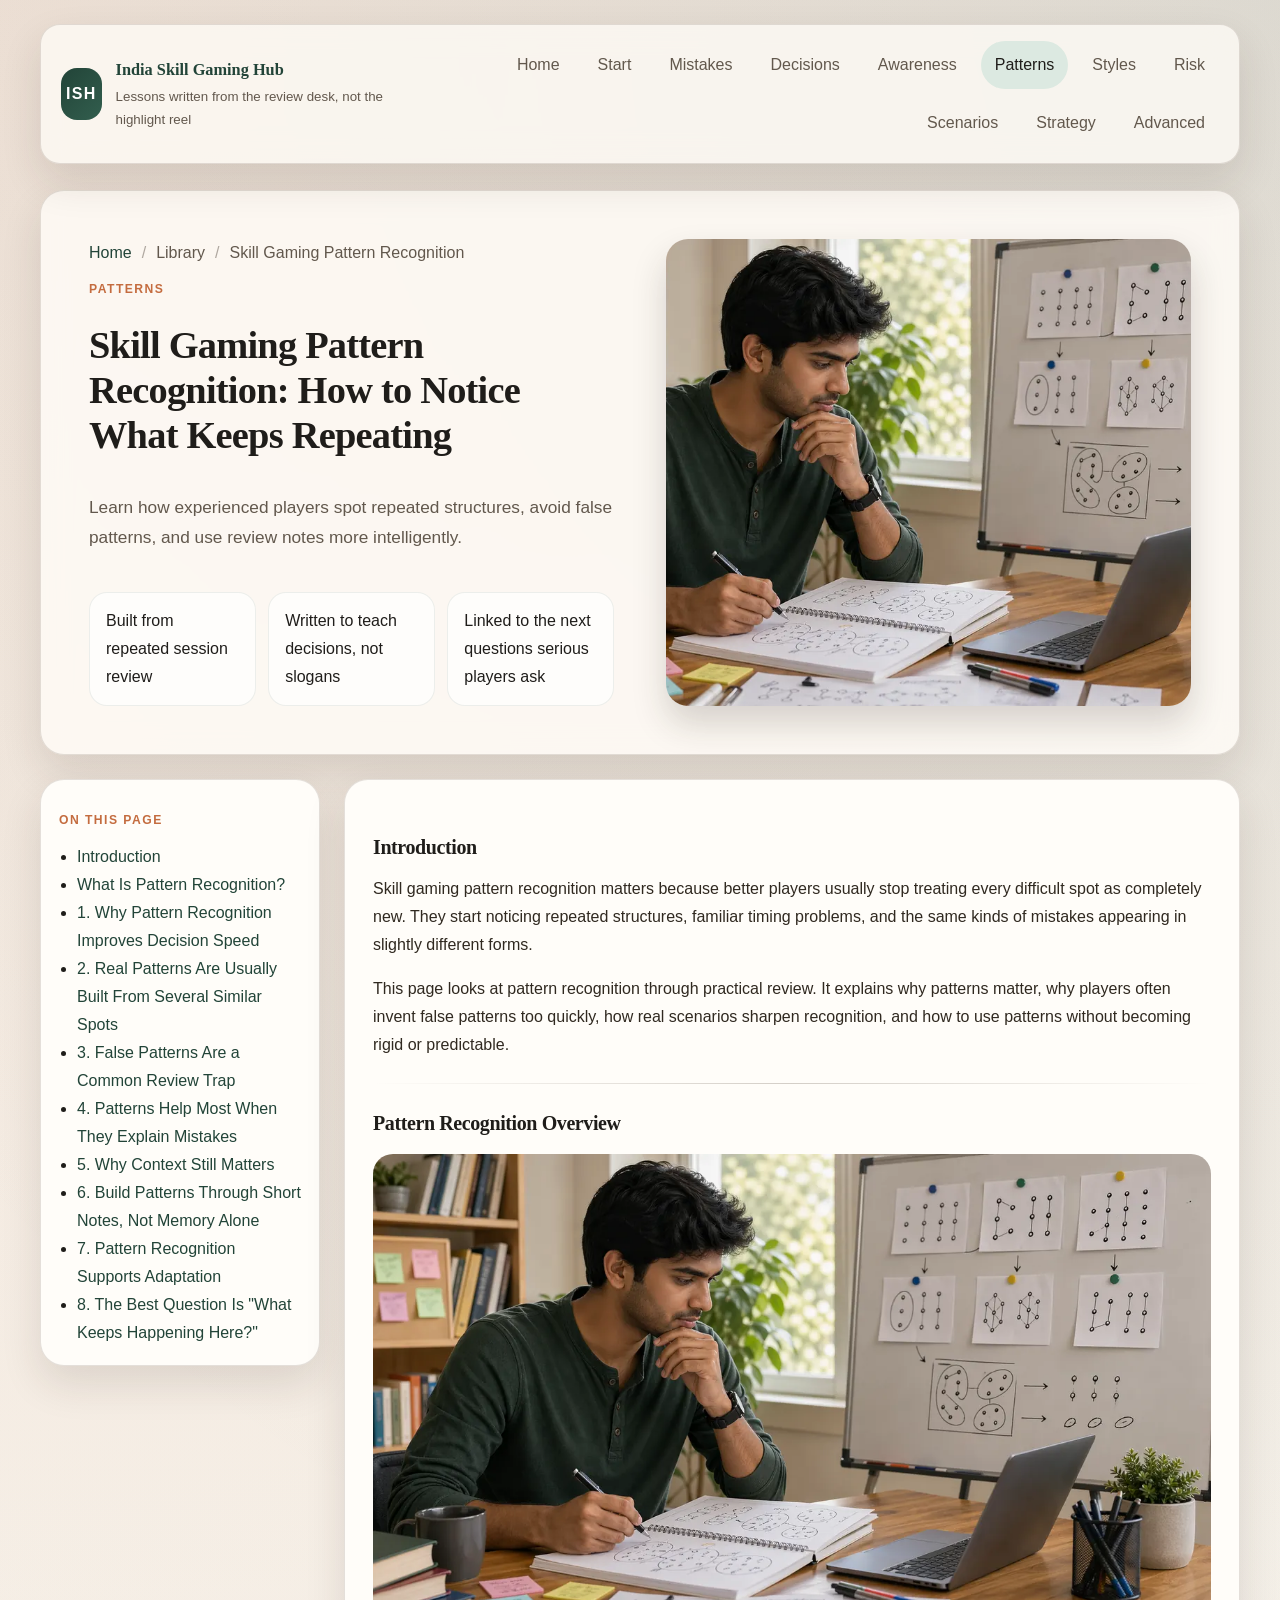
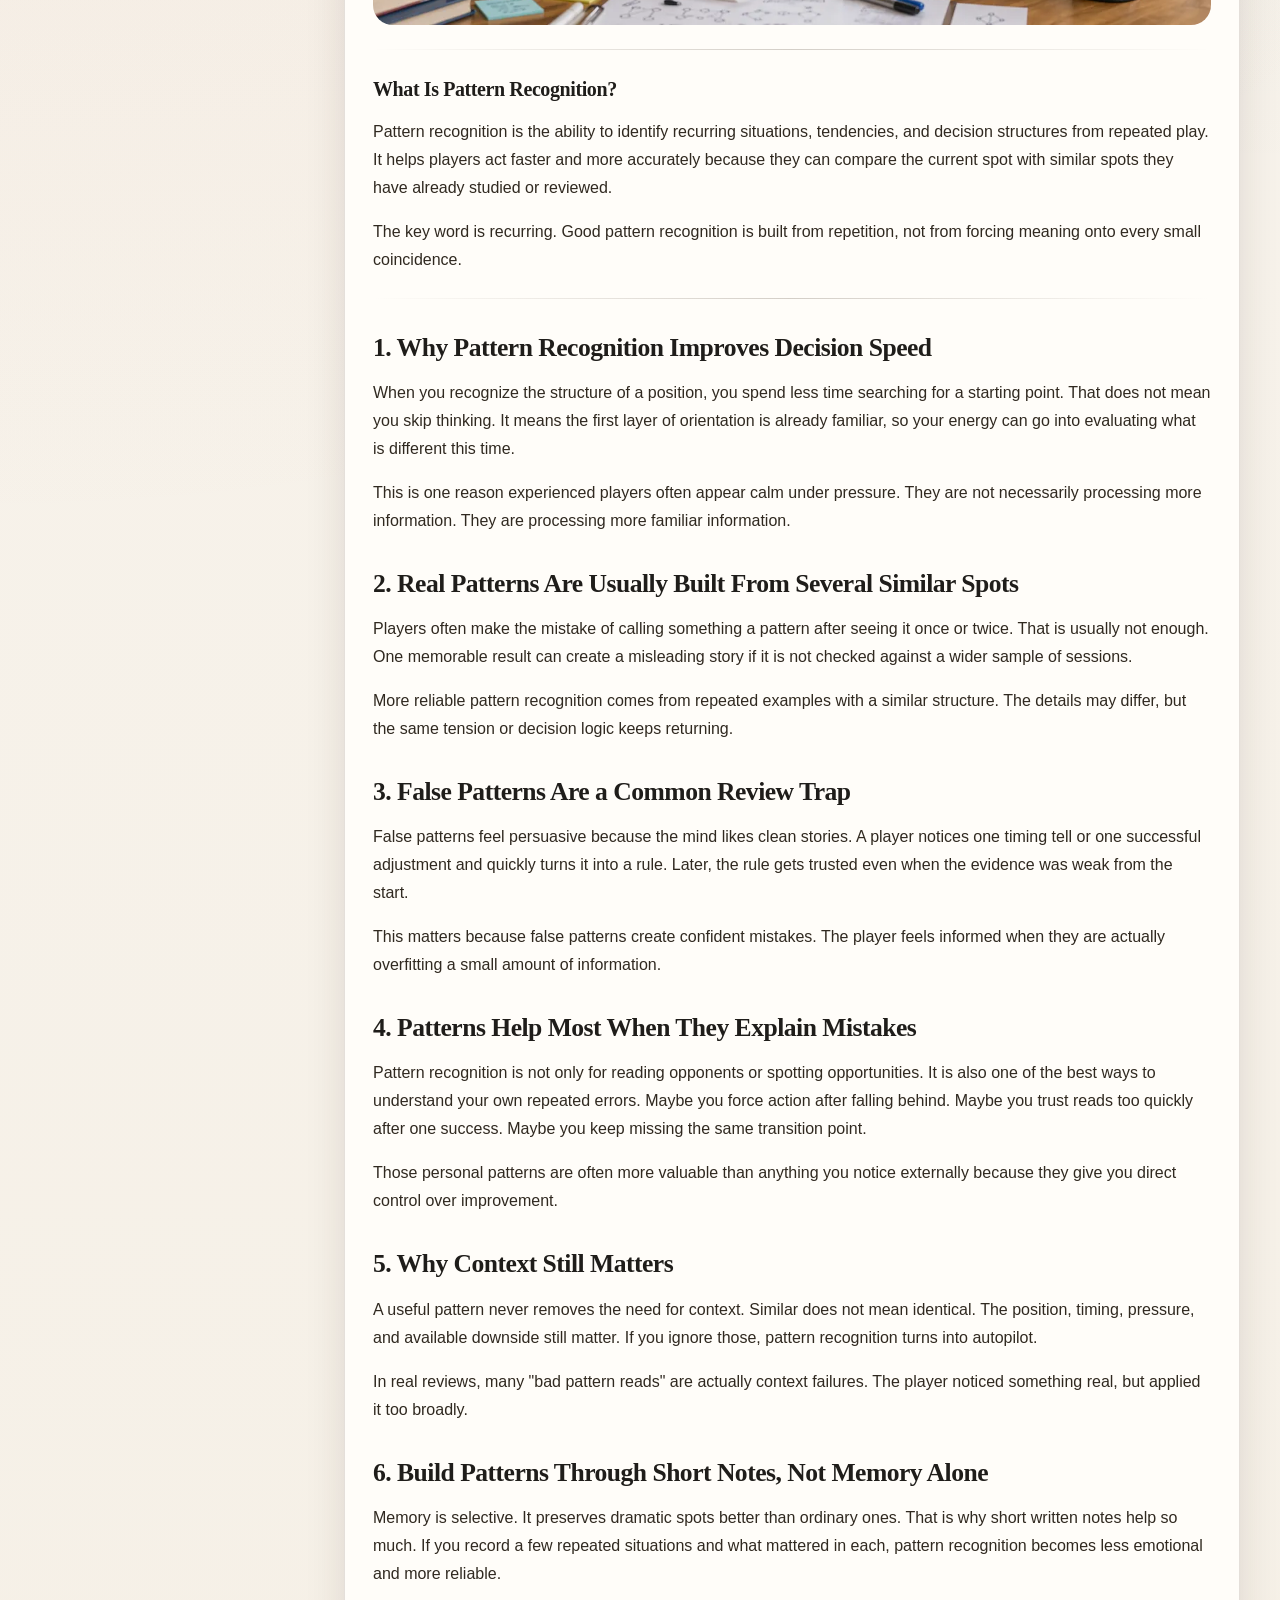
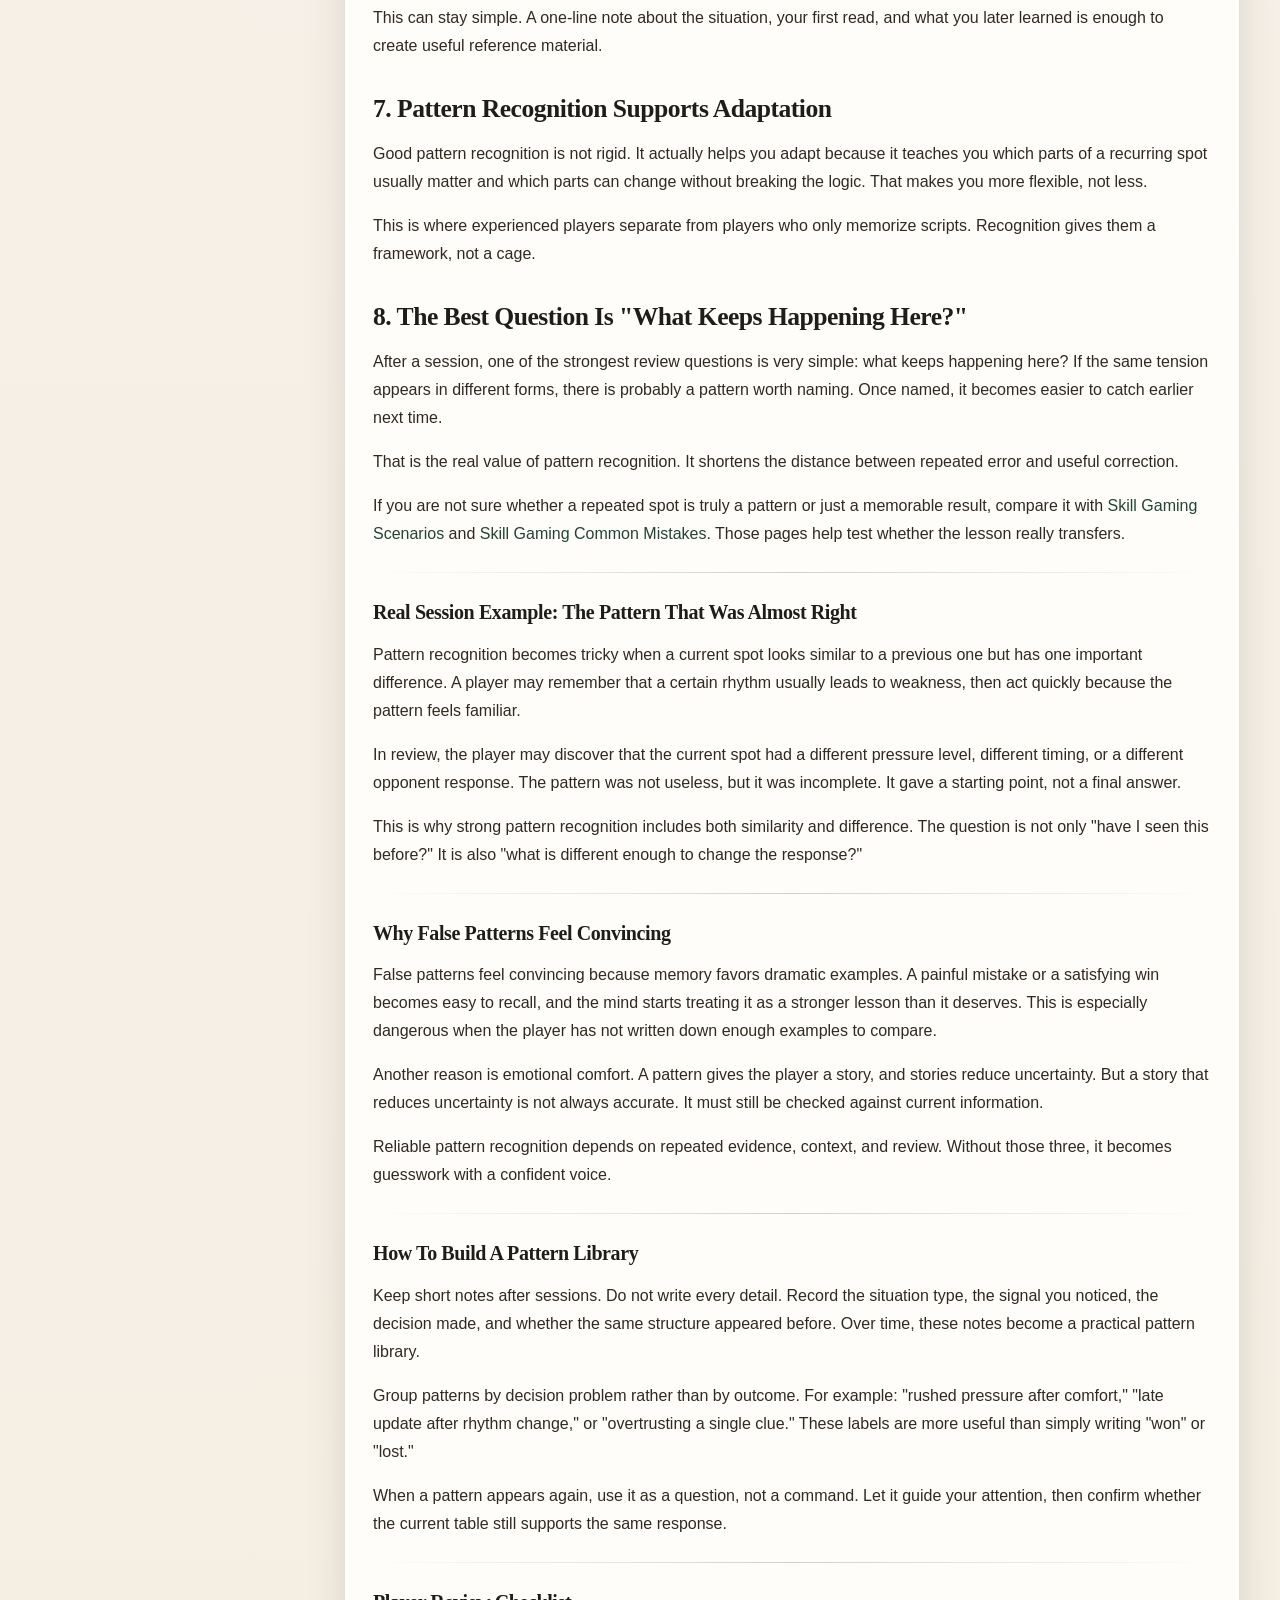
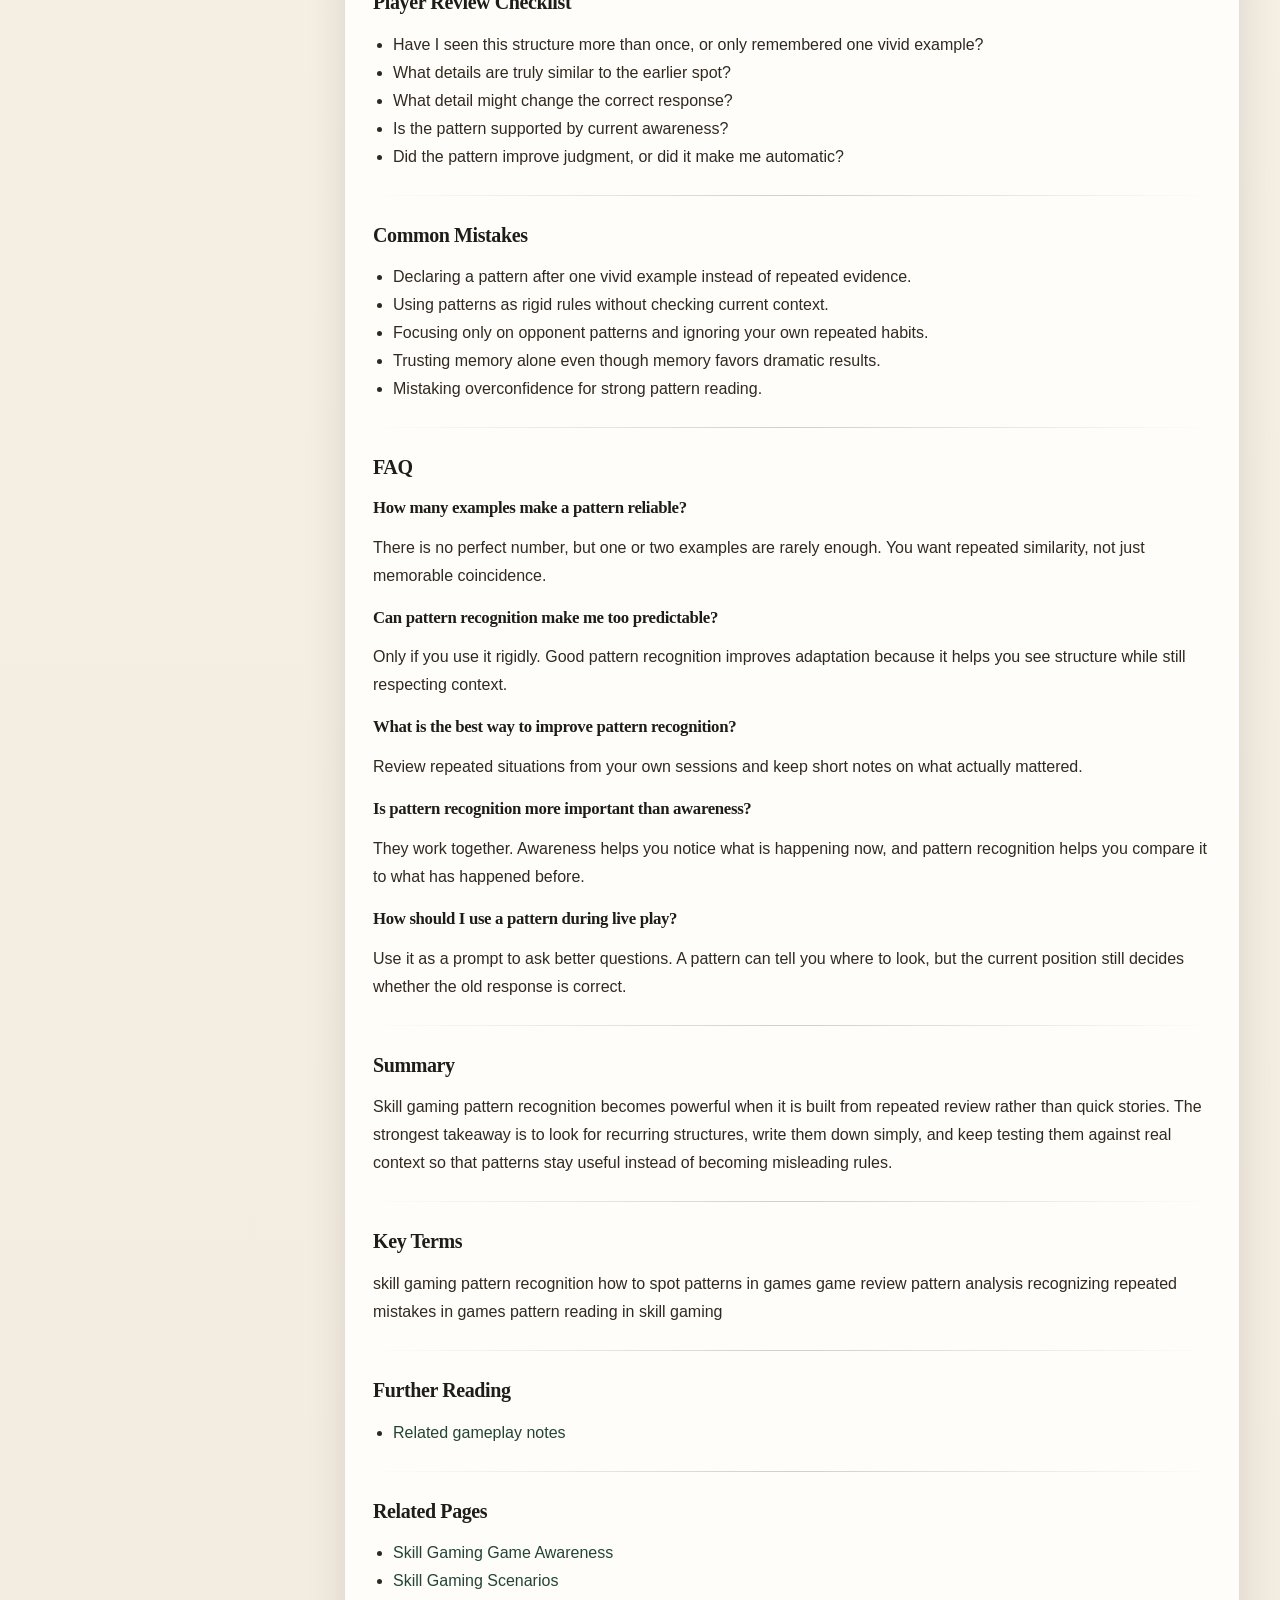
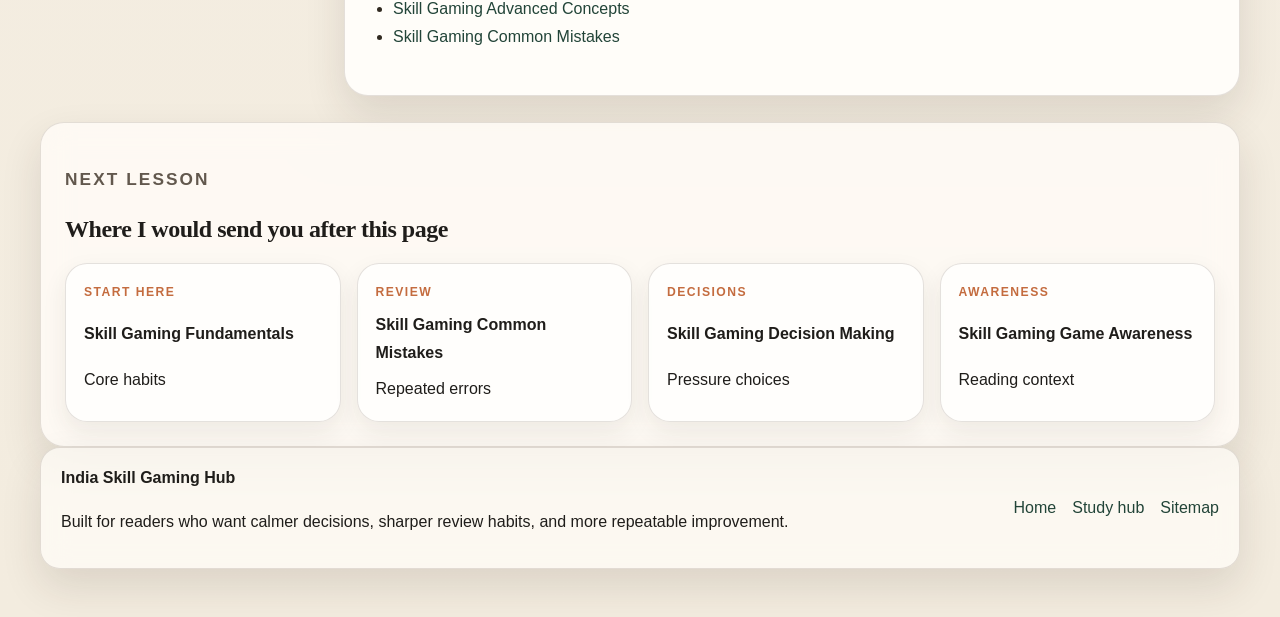
<file: pattern-recognition.html>
<!doctype html>
<html lang="en">
<head>
  <meta charset="utf-8" />
  <meta name="viewport" content="width=device-width, initial-scale=1" />
  <title>Skill Gaming Pattern Recognition: How to Notice What Keeps Repeating</title>
  <meta name="description" content="Learn how experienced players spot repeated structures, avoid false patterns, and use review notes more intelligently." />
  <link rel="canonical" href="./pattern-recognition.html" />
  <meta property="og:type" content="article" />
  <meta property="og:title" content="Skill Gaming Pattern Recognition: How to Notice What Keeps Repeating" />
  <meta property="og:description" content="Learn how experienced players spot repeated structures, avoid false patterns, and use review notes more intelligently." />
  <meta property="og:url" content="./pattern-recognition.html" />
  <meta property="og:image" content="./assets/images/pattern-recognition.webp" />
  <meta name="twitter:card" content="summary_large_image" />
  <meta name="twitter:title" content="Skill Gaming Pattern Recognition: How to Notice What Keeps Repeating" />
  <meta name="twitter:description" content="Learn how experienced players spot repeated structures, avoid false patterns, and use review notes more intelligently." />
  <meta name="twitter:image" content="./assets/images/pattern-recognition.webp" />
  <link rel="stylesheet" href="assets/css/index.css" />
  <script type="application/ld+json">{
  "@context": "https://schema.org",
  "@type": "Article",
  "headline": "Skill Gaming Pattern Recognition: How to Notice What Keeps Repeating",
  "description": "Learn how experienced players spot repeated structures, avoid false patterns, and use review notes more intelligently.",
  "image": "./assets/images/pattern-recognition.webp",
  "url": "./pattern-recognition.html",
  "inLanguage": "en",
  "publisher": {
    "@type": "Organization",
    "name": "India Skill Gaming Hub"
  }
}</script>
</head>
<body data-page="pattern-recognition">
  <div class="site-shell">
    <header class="site-header">
      <a class="brand" href="index.html">
        <span class="brand-mark">ISH</span>
        <span>
          <strong>India Skill Gaming Hub</strong>
          <small>Lessons written from the review desk, not the highlight reel</small>
        </span>
      </a>
      <button class="menu-toggle" type="button" aria-expanded="false" aria-controls="site-nav">Menu</button>
      <nav id="site-nav" class="site-nav"><a href="index.html">Home</a><a href="fundamentals.html">Start</a><a href="common-mistakes.html">Mistakes</a><a href="decision-making.html">Decisions</a><a href="game-awareness.html">Awareness</a><a href="pattern-recognition.html" class="active">Patterns</a><a href="play-styles.html">Styles</a><a href="risk-balance.html">Risk</a><a href="scenarios.html">Scenarios</a><a href="strategic-thinking.html">Strategy</a><a href="advanced-concepts.html">Advanced</a></nav>
    </header>
    <main>
      <section class="hero article-hero">
        <div class="hero-copy">
          <nav class="breadcrumbs"><a href="index.html">Home</a><span>Library</span><span>Skill Gaming Pattern Recognition</span></nav>
          <p class="eyebrow">Patterns</p>
          <h1>Skill Gaming Pattern Recognition: How to Notice What Keeps Repeating</h1>
          <p class="hero-summary">Learn how experienced players spot repeated structures, avoid false patterns, and use review notes more intelligently.</p>
          <div class="hero-points">
            <span>Built from repeated session review</span>
            <span>Written to teach decisions, not slogans</span>
            <span>Linked to the next questions serious players ask</span>
          </div>
        </div>
        <div class="hero-visual">
          <img src="assets/images/pattern-recognition.webp" alt="Skill Gaming Pattern Recognition: How to Notice What Keeps Repeating" loading="eager" />
        </div>
      </section>
      <section class="page-layout">
        <aside class="page-toc"><div class="toc-card"><p class="toc-label">On This Page</p><ul><li><a href="#introduction">Introduction</a></li><li><a href="#what-is-pattern-recognition">What Is Pattern Recognition?</a></li><li><a href="#1-why-pattern-recognition-improves-decision-speed">1. Why Pattern Recognition Improves Decision Speed</a></li><li><a href="#2-real-patterns-are-usually-built-from-several-similar-spots">2. Real Patterns Are Usually Built From Several Similar Spots</a></li><li><a href="#3-false-patterns-are-a-common-review-trap">3. False Patterns Are a Common Review Trap</a></li><li><a href="#4-patterns-help-most-when-they-explain-mistakes">4. Patterns Help Most When They Explain Mistakes</a></li><li><a href="#5-why-context-still-matters">5. Why Context Still Matters</a></li><li><a href="#6-build-patterns-through-short-notes-not-memory-alone">6. Build Patterns Through Short Notes, Not Memory Alone</a></li><li><a href="#7-pattern-recognition-supports-adaptation">7. Pattern Recognition Supports Adaptation</a></li><li><a href="#8-the-best-question-is-what-keeps-happening-here">8. The Best Question Is &quot;What Keeps Happening Here?&quot;</a></li></ul></div></aside>
        <article class="article-card">
          <div class="article-body"><h3 id="introduction">Introduction</h3>
<p>Skill gaming pattern recognition matters because better players usually stop treating every difficult spot as completely new. They start noticing repeated structures, familiar timing problems, and the same kinds of mistakes appearing in slightly different forms.</p>
<p>This page looks at pattern recognition through practical review. It explains why patterns matter, why players often invent false patterns too quickly, how real scenarios sharpen recognition, and how to use patterns without becoming rigid or predictable.</p>
<hr class="divider" />
<h3 id="pattern-recognition-overview">Pattern Recognition Overview</h3>
<figure class="feature-image"><img src="assets/images/pattern-recognition.webp" alt="Skill gaming pattern recognition study setup with diagrams, notes, and a calm educational analysis environment" loading="lazy" /></figure>
<hr class="divider" />
<h3 id="what-is-pattern-recognition">What Is Pattern Recognition?</h3>
<p>Pattern recognition is the ability to identify recurring situations, tendencies, and decision structures from repeated play. It helps players act faster and more accurately because they can compare the current spot with similar spots they have already studied or reviewed.</p>
<p>The key word is recurring. Good pattern recognition is built from repetition, not from forcing meaning onto every small coincidence.</p>
<hr class="divider" />
<section class="article-section"><h2 id="1-why-pattern-recognition-improves-decision-speed">1. Why Pattern Recognition Improves Decision Speed</h2></section>
<p>When you recognize the structure of a position, you spend less time searching for a starting point. That does not mean you skip thinking. It means the first layer of orientation is already familiar, so your energy can go into evaluating what is different this time.</p>
<p>This is one reason experienced players often appear calm under pressure. They are not necessarily processing more information. They are processing more familiar information.</p>
<section class="article-section"><h2 id="2-real-patterns-are-usually-built-from-several-similar-spots">2. Real Patterns Are Usually Built From Several Similar Spots</h2></section>
<p>Players often make the mistake of calling something a pattern after seeing it once or twice. That is usually not enough. One memorable result can create a misleading story if it is not checked against a wider sample of sessions.</p>
<p>More reliable pattern recognition comes from repeated examples with a similar structure. The details may differ, but the same tension or decision logic keeps returning.</p>
<section class="article-section"><h2 id="3-false-patterns-are-a-common-review-trap">3. False Patterns Are a Common Review Trap</h2></section>
<p>False patterns feel persuasive because the mind likes clean stories. A player notices one timing tell or one successful adjustment and quickly turns it into a rule. Later, the rule gets trusted even when the evidence was weak from the start.</p>
<p>This matters because false patterns create confident mistakes. The player feels informed when they are actually overfitting a small amount of information.</p>
<section class="article-section"><h2 id="4-patterns-help-most-when-they-explain-mistakes">4. Patterns Help Most When They Explain Mistakes</h2></section>
<p>Pattern recognition is not only for reading opponents or spotting opportunities. It is also one of the best ways to understand your own repeated errors. Maybe you force action after falling behind. Maybe you trust reads too quickly after one success. Maybe you keep missing the same transition point.</p>
<p>Those personal patterns are often more valuable than anything you notice externally because they give you direct control over improvement.</p>
<section class="article-section"><h2 id="5-why-context-still-matters">5. Why Context Still Matters</h2></section>
<p>A useful pattern never removes the need for context. Similar does not mean identical. The position, timing, pressure, and available downside still matter. If you ignore those, pattern recognition turns into autopilot.</p>
<p>In real reviews, many &quot;bad pattern reads&quot; are actually context failures. The player noticed something real, but applied it too broadly.</p>
<section class="article-section"><h2 id="6-build-patterns-through-short-notes-not-memory-alone">6. Build Patterns Through Short Notes, Not Memory Alone</h2></section>
<p>Memory is selective. It preserves dramatic spots better than ordinary ones. That is why short written notes help so much. If you record a few repeated situations and what mattered in each, pattern recognition becomes less emotional and more reliable.</p>
<p>This can stay simple. A one-line note about the situation, your first read, and what you later learned is enough to create useful reference material.</p>
<section class="article-section"><h2 id="7-pattern-recognition-supports-adaptation">7. Pattern Recognition Supports Adaptation</h2></section>
<p>Good pattern recognition is not rigid. It actually helps you adapt because it teaches you which parts of a recurring spot usually matter and which parts can change without breaking the logic. That makes you more flexible, not less.</p>
<p>This is where experienced players separate from players who only memorize scripts. Recognition gives them a framework, not a cage.</p>
<section class="article-section"><h2 id="8-the-best-question-is-what-keeps-happening-here">8. The Best Question Is &quot;What Keeps Happening Here?&quot;</h2></section>
<p>After a session, one of the strongest review questions is very simple: what keeps happening here? If the same tension appears in different forms, there is probably a pattern worth naming. Once named, it becomes easier to catch earlier next time.</p>
<p>That is the real value of pattern recognition. It shortens the distance between repeated error and useful correction.</p>
<p>If you are not sure whether a repeated spot is truly a pattern or just a memorable result, compare it with <a href="scenarios.html">Skill Gaming Scenarios</a> and <a href="common-mistakes.html">Skill Gaming Common Mistakes</a>. Those pages help test whether the lesson really transfers.</p>
<hr class="divider" />
<h3 id="real-session-example-the-pattern-that-was-almost-right">Real Session Example: The Pattern That Was Almost Right</h3>
<p>Pattern recognition becomes tricky when a current spot looks similar to a previous one but has one important difference. A player may remember that a certain rhythm usually leads to weakness, then act quickly because the pattern feels familiar.</p>
<p>In review, the player may discover that the current spot had a different pressure level, different timing, or a different opponent response. The pattern was not useless, but it was incomplete. It gave a starting point, not a final answer.</p>
<p>This is why strong pattern recognition includes both similarity and difference. The question is not only &quot;have I seen this before?&quot; It is also &quot;what is different enough to change the response?&quot;</p>
<hr class="divider" />
<h3 id="why-false-patterns-feel-convincing">Why False Patterns Feel Convincing</h3>
<p>False patterns feel convincing because memory favors dramatic examples. A painful mistake or a satisfying win becomes easy to recall, and the mind starts treating it as a stronger lesson than it deserves. This is especially dangerous when the player has not written down enough examples to compare.</p>
<p>Another reason is emotional comfort. A pattern gives the player a story, and stories reduce uncertainty. But a story that reduces uncertainty is not always accurate. It must still be checked against current information.</p>
<p>Reliable pattern recognition depends on repeated evidence, context, and review. Without those three, it becomes guesswork with a confident voice.</p>
<hr class="divider" />
<h3 id="how-to-build-a-pattern-library">How To Build A Pattern Library</h3>
<p>Keep short notes after sessions. Do not write every detail. Record the situation type, the signal you noticed, the decision made, and whether the same structure appeared before. Over time, these notes become a practical pattern library.</p>
<p>Group patterns by decision problem rather than by outcome. For example: &quot;rushed pressure after comfort,&quot; &quot;late update after rhythm change,&quot; or &quot;overtrusting a single clue.&quot; These labels are more useful than simply writing &quot;won&quot; or &quot;lost.&quot;</p>
<p>When a pattern appears again, use it as a question, not a command. Let it guide your attention, then confirm whether the current table still supports the same response.</p>
<hr class="divider" />
<h3 id="player-review-checklist">Player Review Checklist</h3>
<ul><li>Have I seen this structure more than once, or only remembered one vivid example?</li><li>What details are truly similar to the earlier spot?</li><li>What detail might change the correct response?</li><li>Is the pattern supported by current awareness?</li><li>Did the pattern improve judgment, or did it make me automatic?</li></ul>
<hr class="divider" />
<h3 id="common-mistakes">Common Mistakes</h3>
<ul><li>Declaring a pattern after one vivid example instead of repeated evidence.</li><li>Using patterns as rigid rules without checking current context.</li><li>Focusing only on opponent patterns and ignoring your own repeated habits.</li><li>Trusting memory alone even though memory favors dramatic results.</li><li>Mistaking overconfidence for strong pattern reading.</li></ul>
<hr class="divider" />
<h3 id="faq">FAQ</h3>
<h4 id="8-the-best-question-is-what-keeps-happening-here-how-many-examples-make-a-pattern-reliable">How many examples make a pattern reliable?</h4>
<p>There is no perfect number, but one or two examples are rarely enough. You want repeated similarity, not just memorable coincidence.</p>
<h4 id="8-the-best-question-is-what-keeps-happening-here-can-pattern-recognition-make-me-too-predictable">Can pattern recognition make me too predictable?</h4>
<p>Only if you use it rigidly. Good pattern recognition improves adaptation because it helps you see structure while still respecting context.</p>
<h4 id="8-the-best-question-is-what-keeps-happening-here-what-is-the-best-way-to-improve-pattern-recognition">What is the best way to improve pattern recognition?</h4>
<p>Review repeated situations from your own sessions and keep short notes on what actually mattered.</p>
<h4 id="8-the-best-question-is-what-keeps-happening-here-is-pattern-recognition-more-important-than-awareness">Is pattern recognition more important than awareness?</h4>
<p>They work together. Awareness helps you notice what is happening now, and pattern recognition helps you compare it to what has happened before.</p>
<h4 id="how-should-i-use-a-pattern-during-live-play">How should I use a pattern during live play?</h4>
<p>Use it as a prompt to ask better questions. A pattern can tell you where to look, but the current position still decides whether the old response is correct.</p>
<hr class="divider" />
<h3 id="summary">Summary</h3>
<p>Skill gaming pattern recognition becomes powerful when it is built from repeated review rather than quick stories. The strongest takeaway is to look for recurring structures, write them down simply, and keep testing them against real context so that patterns stay useful instead of becoming misleading rules.</p>
<hr class="divider" />
<h3 id="key-terms">Key Terms</h3>
<p>skill gaming pattern recognition how to spot patterns in games game review pattern analysis recognizing repeated mistakes in games pattern reading in skill gaming</p>
<hr class="divider" />
<h3 id="further-reading">Further Reading</h3>
<ul><li><a href="./" target="_blank" rel="noopener noreferrer">Related gameplay notes</a></li></ul>
<hr class="divider" />
<h3 id="related-pages">Related Pages</h3>
<ul><li><a href="game-awareness.html">Skill Gaming Game Awareness</a></li><li><a href="scenarios.html">Skill Gaming Scenarios</a></li><li><a href="advanced-concepts.html">Skill Gaming Advanced Concepts</a></li><li><a href="common-mistakes.html">Skill Gaming Common Mistakes</a></li></ul></div>
        </article>
      </section>
      <section class="related-strip">
        <div class="section-heading">
          <p class="eyebrow">Next Lesson</p>
          <h2>Where I would send you after this page</h2>
        </div>
        <div class="mini-grid"><a class="mini-card" href="fundamentals.html"><span class="mini-eyebrow">Start Here</span><strong>Skill Gaming Fundamentals</strong><span>Core habits</span></a><a class="mini-card" href="common-mistakes.html"><span class="mini-eyebrow">Review</span><strong>Skill Gaming Common Mistakes</strong><span>Repeated errors</span></a><a class="mini-card" href="decision-making.html"><span class="mini-eyebrow">Decisions</span><strong>Skill Gaming Decision Making</strong><span>Pressure choices</span></a><a class="mini-card" href="game-awareness.html"><span class="mini-eyebrow">Awareness</span><strong>Skill Gaming Game Awareness</strong><span>Reading context</span></a></div>
      </section>
    </main>
    <footer class="site-footer">
      <div>
        <strong>India Skill Gaming Hub</strong>
        <p>Built for readers who want calmer decisions, sharper review habits, and more repeatable improvement.</p>
      </div>
      <div class="footer-links">
        <a href="index.html">Home</a>
        <a href="index.html">Study hub</a>
        <a href="sitemap.xml">Sitemap</a>
      </div>
    </footer>
  </div>
  <script src="assets/js/index.js"></script>
</body>
</html>
</file>
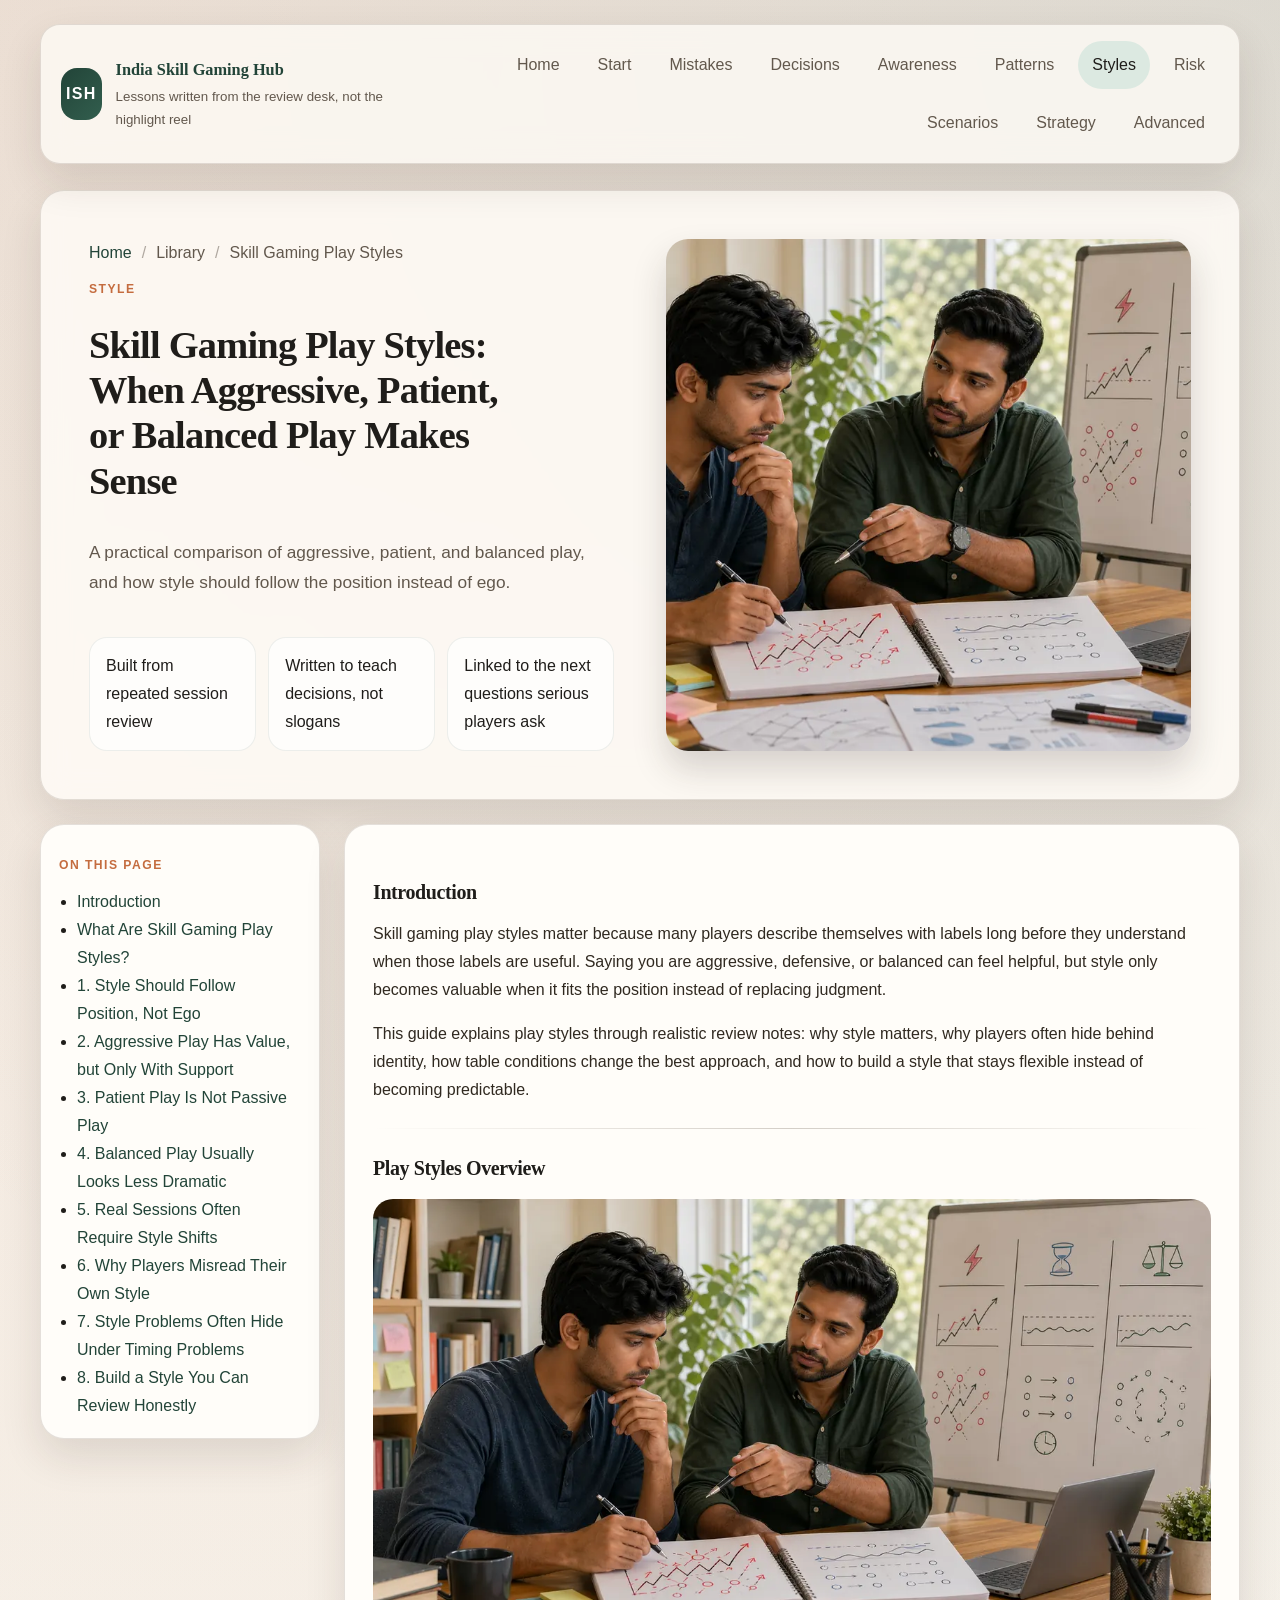
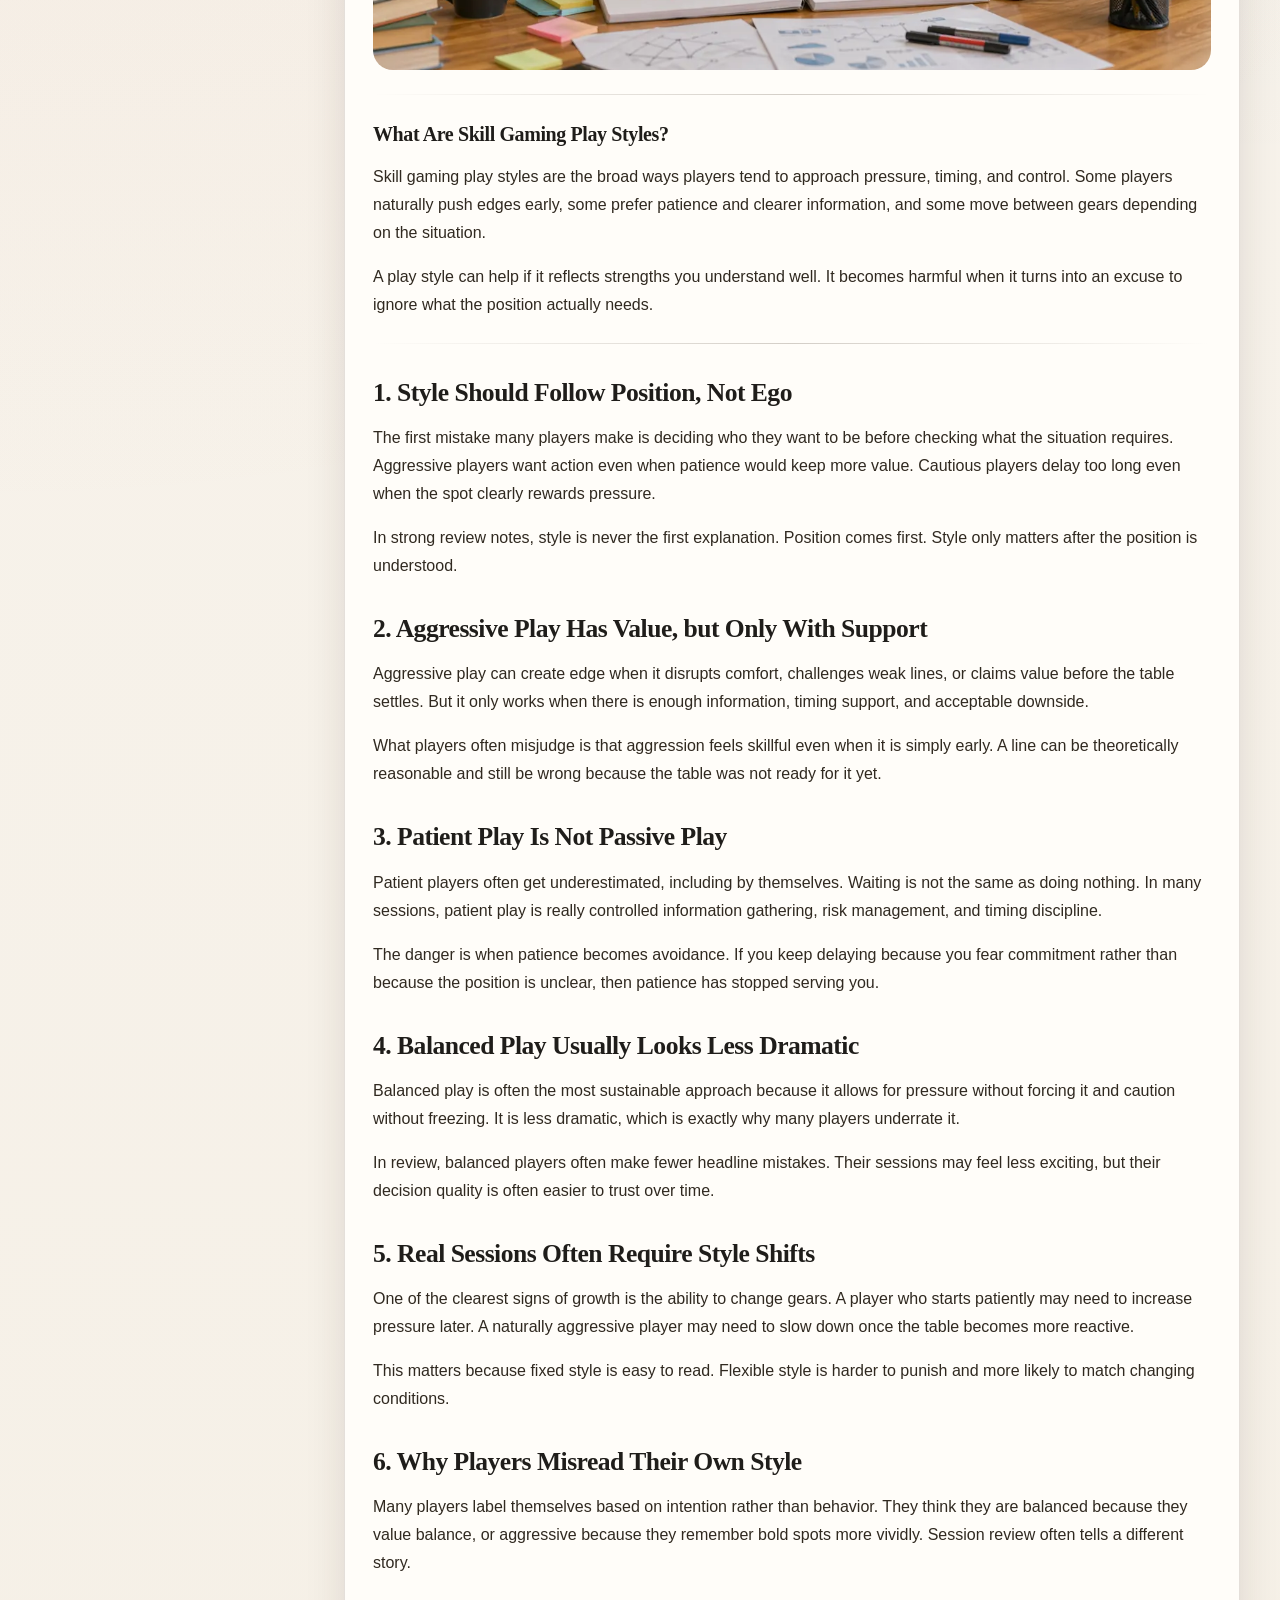
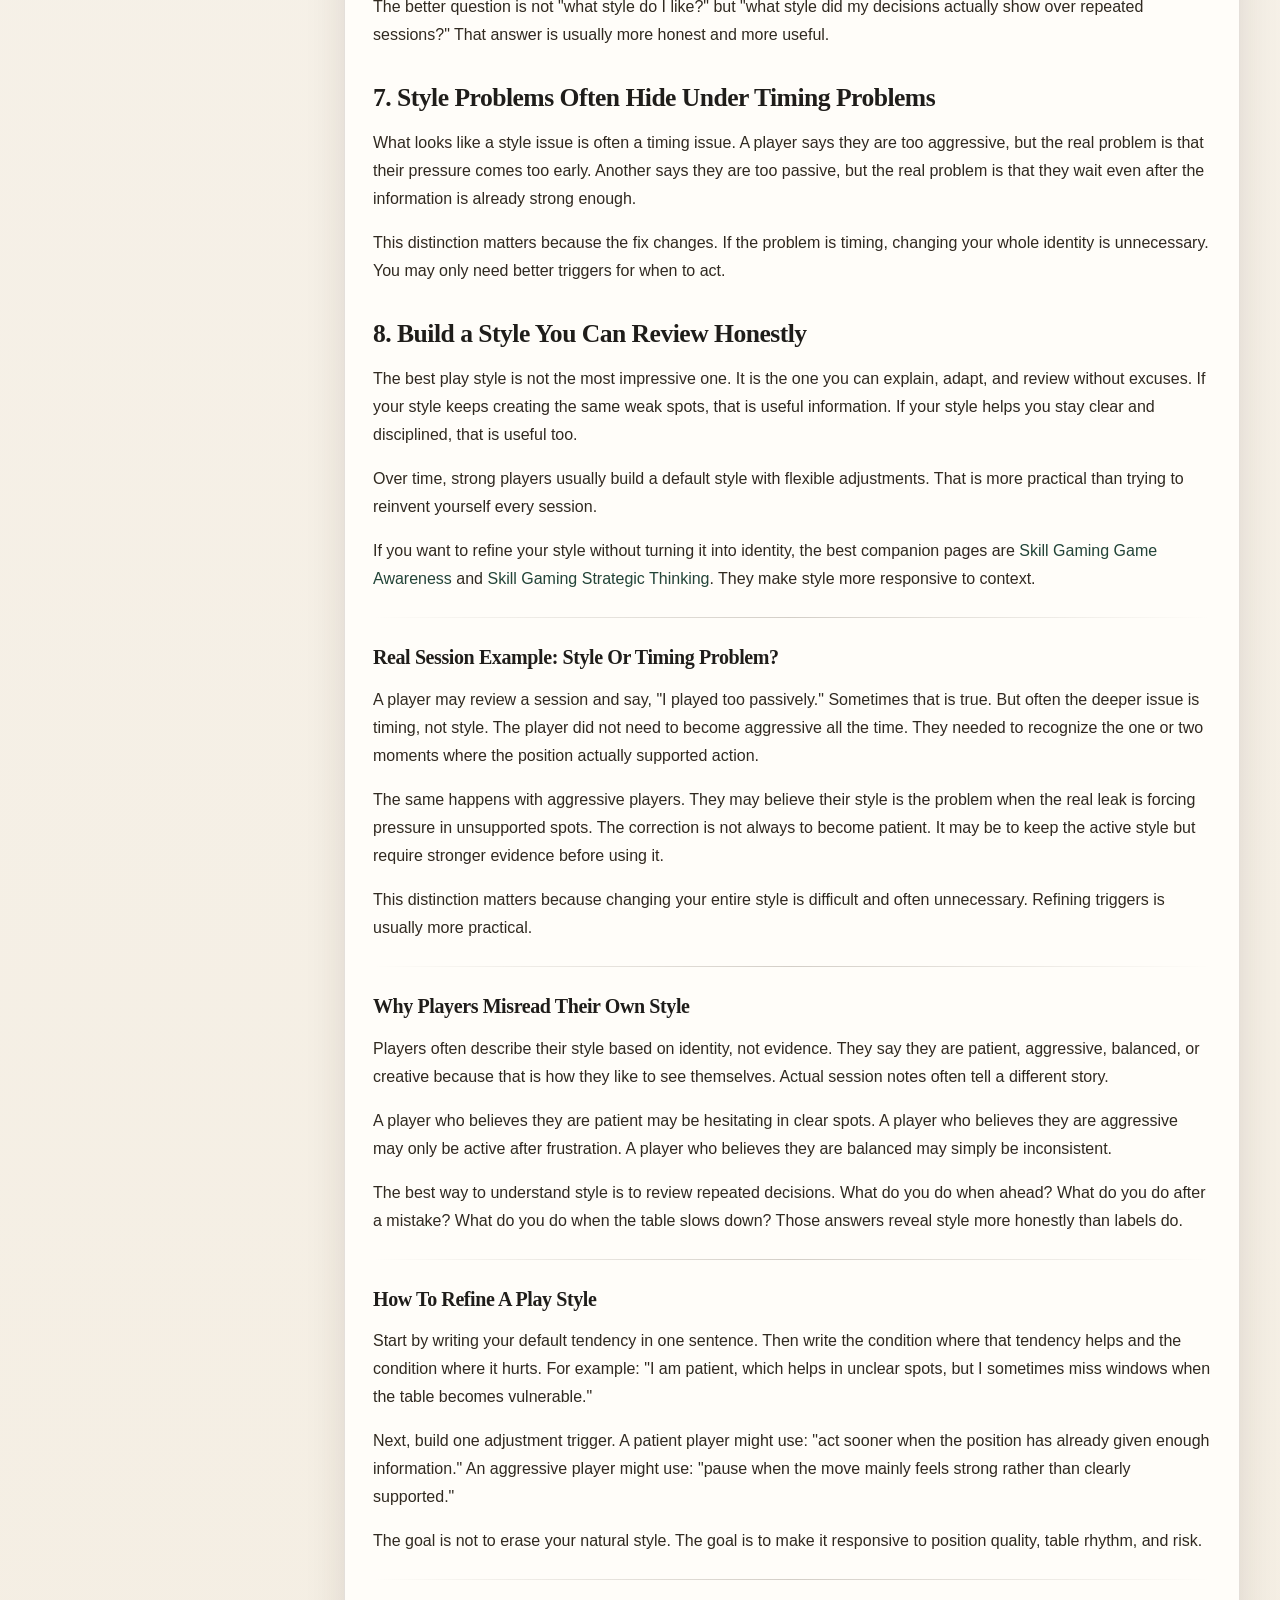
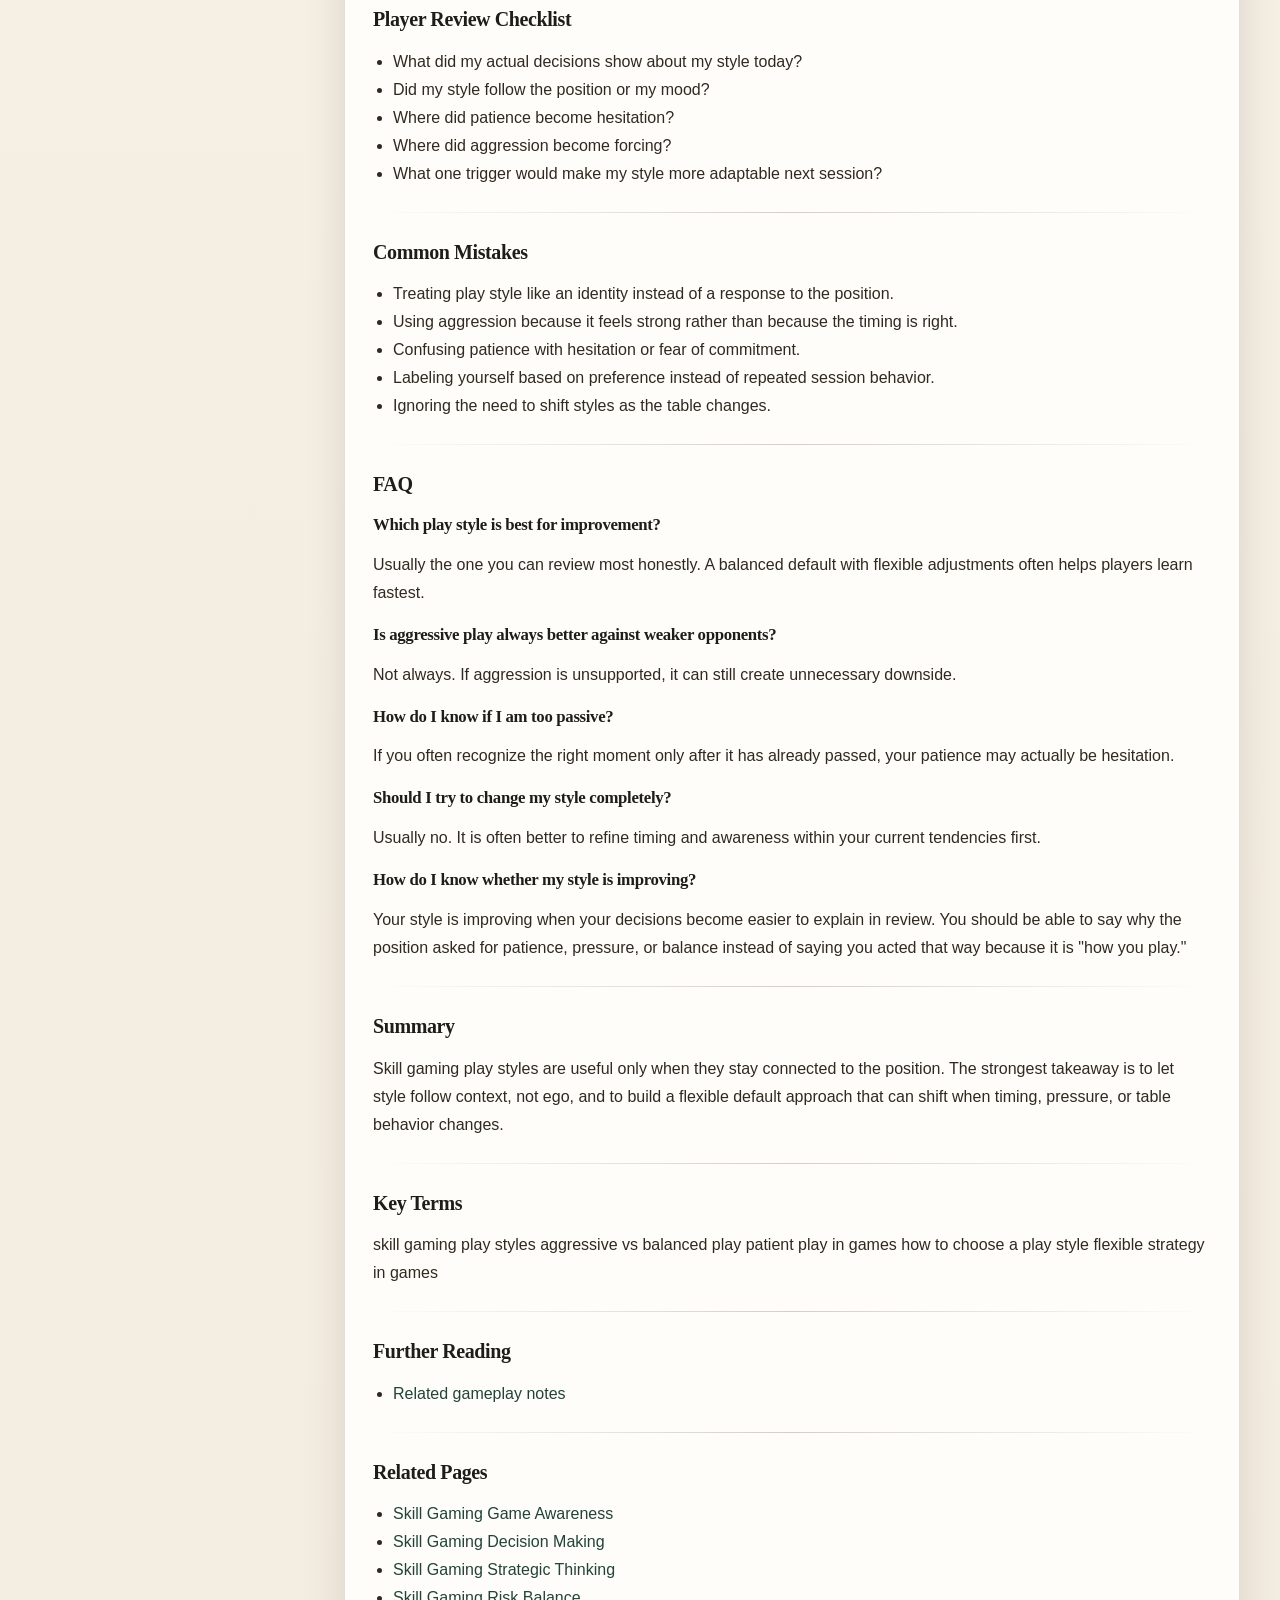
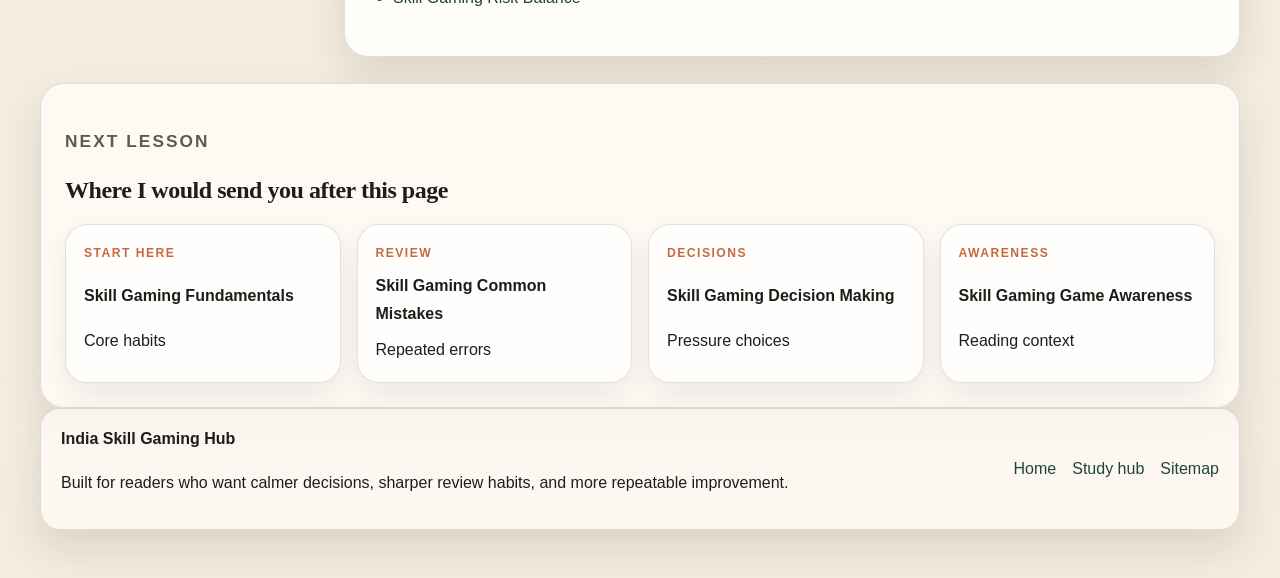
<file: play-styles.html>
<!doctype html>
<html lang="en">
<head>
  <meta charset="utf-8" />
  <meta name="viewport" content="width=device-width, initial-scale=1" />
  <title>Skill Gaming Play Styles: When Aggressive, Patient, or Balanced Play Makes Sense</title>
  <meta name="description" content="A practical comparison of aggressive, patient, and balanced play, and how style should follow the position instead of ego." />
  <link rel="canonical" href="./play-styles.html" />
  <meta property="og:type" content="article" />
  <meta property="og:title" content="Skill Gaming Play Styles: When Aggressive, Patient, or Balanced Play Makes Sense" />
  <meta property="og:description" content="A practical comparison of aggressive, patient, and balanced play, and how style should follow the position instead of ego." />
  <meta property="og:url" content="./play-styles.html" />
  <meta property="og:image" content="./assets/images/play-styles.webp" />
  <meta name="twitter:card" content="summary_large_image" />
  <meta name="twitter:title" content="Skill Gaming Play Styles: When Aggressive, Patient, or Balanced Play Makes Sense" />
  <meta name="twitter:description" content="A practical comparison of aggressive, patient, and balanced play, and how style should follow the position instead of ego." />
  <meta name="twitter:image" content="./assets/images/play-styles.webp" />
  <link rel="stylesheet" href="assets/css/index.css" />
  <script type="application/ld+json">{
  "@context": "https://schema.org",
  "@type": "Article",
  "headline": "Skill Gaming Play Styles: When Aggressive, Patient, or Balanced Play Makes Sense",
  "description": "A practical comparison of aggressive, patient, and balanced play, and how style should follow the position instead of ego.",
  "image": "./assets/images/play-styles.webp",
  "url": "./play-styles.html",
  "inLanguage": "en",
  "publisher": {
    "@type": "Organization",
    "name": "India Skill Gaming Hub"
  }
}</script>
</head>
<body data-page="play-styles">
  <div class="site-shell">
    <header class="site-header">
      <a class="brand" href="index.html">
        <span class="brand-mark">ISH</span>
        <span>
          <strong>India Skill Gaming Hub</strong>
          <small>Lessons written from the review desk, not the highlight reel</small>
        </span>
      </a>
      <button class="menu-toggle" type="button" aria-expanded="false" aria-controls="site-nav">Menu</button>
      <nav id="site-nav" class="site-nav"><a href="index.html">Home</a><a href="fundamentals.html">Start</a><a href="common-mistakes.html">Mistakes</a><a href="decision-making.html">Decisions</a><a href="game-awareness.html">Awareness</a><a href="pattern-recognition.html">Patterns</a><a href="play-styles.html" class="active">Styles</a><a href="risk-balance.html">Risk</a><a href="scenarios.html">Scenarios</a><a href="strategic-thinking.html">Strategy</a><a href="advanced-concepts.html">Advanced</a></nav>
    </header>
    <main>
      <section class="hero article-hero">
        <div class="hero-copy">
          <nav class="breadcrumbs"><a href="index.html">Home</a><span>Library</span><span>Skill Gaming Play Styles</span></nav>
          <p class="eyebrow">Style</p>
          <h1>Skill Gaming Play Styles: When Aggressive, Patient, or Balanced Play Makes Sense</h1>
          <p class="hero-summary">A practical comparison of aggressive, patient, and balanced play, and how style should follow the position instead of ego.</p>
          <div class="hero-points">
            <span>Built from repeated session review</span>
            <span>Written to teach decisions, not slogans</span>
            <span>Linked to the next questions serious players ask</span>
          </div>
        </div>
        <div class="hero-visual">
          <img src="assets/images/play-styles.webp" alt="Skill Gaming Play Styles: When Aggressive, Patient, or Balanced Play Makes Sense" loading="eager" />
        </div>
      </section>
      <section class="page-layout">
        <aside class="page-toc"><div class="toc-card"><p class="toc-label">On This Page</p><ul><li><a href="#introduction">Introduction</a></li><li><a href="#what-are-skill-gaming-play-styles">What Are Skill Gaming Play Styles?</a></li><li><a href="#1-style-should-follow-position-not-ego">1. Style Should Follow Position, Not Ego</a></li><li><a href="#2-aggressive-play-has-value-but-only-with-support">2. Aggressive Play Has Value, but Only With Support</a></li><li><a href="#3-patient-play-is-not-passive-play">3. Patient Play Is Not Passive Play</a></li><li><a href="#4-balanced-play-usually-looks-less-dramatic">4. Balanced Play Usually Looks Less Dramatic</a></li><li><a href="#5-real-sessions-often-require-style-shifts">5. Real Sessions Often Require Style Shifts</a></li><li><a href="#6-why-players-misread-their-own-style">6. Why Players Misread Their Own Style</a></li><li><a href="#7-style-problems-often-hide-under-timing-problems">7. Style Problems Often Hide Under Timing Problems</a></li><li><a href="#8-build-a-style-you-can-review-honestly">8. Build a Style You Can Review Honestly</a></li></ul></div></aside>
        <article class="article-card">
          <div class="article-body"><h3 id="introduction">Introduction</h3>
<p>Skill gaming play styles matter because many players describe themselves with labels long before they understand when those labels are useful. Saying you are aggressive, defensive, or balanced can feel helpful, but style only becomes valuable when it fits the position instead of replacing judgment.</p>
<p>This guide explains play styles through realistic review notes: why style matters, why players often hide behind identity, how table conditions change the best approach, and how to build a style that stays flexible instead of becoming predictable.</p>
<hr class="divider" />
<h3 id="play-styles-overview">Play Styles Overview</h3>
<figure class="feature-image"><img src="assets/images/play-styles.webp" alt="Skill gaming play styles comparison in a calm learning workspace with notes, diagrams, and practical strategy review" loading="lazy" /></figure>
<hr class="divider" />
<h3 id="what-are-skill-gaming-play-styles">What Are Skill Gaming Play Styles?</h3>
<p>Skill gaming play styles are the broad ways players tend to approach pressure, timing, and control. Some players naturally push edges early, some prefer patience and clearer information, and some move between gears depending on the situation.</p>
<p>A play style can help if it reflects strengths you understand well. It becomes harmful when it turns into an excuse to ignore what the position actually needs.</p>
<hr class="divider" />
<section class="article-section"><h2 id="1-style-should-follow-position-not-ego">1. Style Should Follow Position, Not Ego</h2></section>
<p>The first mistake many players make is deciding who they want to be before checking what the situation requires. Aggressive players want action even when patience would keep more value. Cautious players delay too long even when the spot clearly rewards pressure.</p>
<p>In strong review notes, style is never the first explanation. Position comes first. Style only matters after the position is understood.</p>
<section class="article-section"><h2 id="2-aggressive-play-has-value-but-only-with-support">2. Aggressive Play Has Value, but Only With Support</h2></section>
<p>Aggressive play can create edge when it disrupts comfort, challenges weak lines, or claims value before the table settles. But it only works when there is enough information, timing support, and acceptable downside.</p>
<p>What players often misjudge is that aggression feels skillful even when it is simply early. A line can be theoretically reasonable and still be wrong because the table was not ready for it yet.</p>
<section class="article-section"><h2 id="3-patient-play-is-not-passive-play">3. Patient Play Is Not Passive Play</h2></section>
<p>Patient players often get underestimated, including by themselves. Waiting is not the same as doing nothing. In many sessions, patient play is really controlled information gathering, risk management, and timing discipline.</p>
<p>The danger is when patience becomes avoidance. If you keep delaying because you fear commitment rather than because the position is unclear, then patience has stopped serving you.</p>
<section class="article-section"><h2 id="4-balanced-play-usually-looks-less-dramatic">4. Balanced Play Usually Looks Less Dramatic</h2></section>
<p>Balanced play is often the most sustainable approach because it allows for pressure without forcing it and caution without freezing. It is less dramatic, which is exactly why many players underrate it.</p>
<p>In review, balanced players often make fewer headline mistakes. Their sessions may feel less exciting, but their decision quality is often easier to trust over time.</p>
<section class="article-section"><h2 id="5-real-sessions-often-require-style-shifts">5. Real Sessions Often Require Style Shifts</h2></section>
<p>One of the clearest signs of growth is the ability to change gears. A player who starts patiently may need to increase pressure later. A naturally aggressive player may need to slow down once the table becomes more reactive.</p>
<p>This matters because fixed style is easy to read. Flexible style is harder to punish and more likely to match changing conditions.</p>
<section class="article-section"><h2 id="6-why-players-misread-their-own-style">6. Why Players Misread Their Own Style</h2></section>
<p>Many players label themselves based on intention rather than behavior. They think they are balanced because they value balance, or aggressive because they remember bold spots more vividly. Session review often tells a different story.</p>
<p>The better question is not &quot;what style do I like?&quot; but &quot;what style did my decisions actually show over repeated sessions?&quot; That answer is usually more honest and more useful.</p>
<section class="article-section"><h2 id="7-style-problems-often-hide-under-timing-problems">7. Style Problems Often Hide Under Timing Problems</h2></section>
<p>What looks like a style issue is often a timing issue. A player says they are too aggressive, but the real problem is that their pressure comes too early. Another says they are too passive, but the real problem is that they wait even after the information is already strong enough.</p>
<p>This distinction matters because the fix changes. If the problem is timing, changing your whole identity is unnecessary. You may only need better triggers for when to act.</p>
<section class="article-section"><h2 id="8-build-a-style-you-can-review-honestly">8. Build a Style You Can Review Honestly</h2></section>
<p>The best play style is not the most impressive one. It is the one you can explain, adapt, and review without excuses. If your style keeps creating the same weak spots, that is useful information. If your style helps you stay clear and disciplined, that is useful too.</p>
<p>Over time, strong players usually build a default style with flexible adjustments. That is more practical than trying to reinvent yourself every session.</p>
<p>If you want to refine your style without turning it into identity, the best companion pages are <a href="game-awareness.html">Skill Gaming Game Awareness</a> and <a href="strategic-thinking.html">Skill Gaming Strategic Thinking</a>. They make style more responsive to context.</p>
<hr class="divider" />
<h3 id="real-session-example-style-or-timing-problem">Real Session Example: Style Or Timing Problem?</h3>
<p>A player may review a session and say, &quot;I played too passively.&quot; Sometimes that is true. But often the deeper issue is timing, not style. The player did not need to become aggressive all the time. They needed to recognize the one or two moments where the position actually supported action.</p>
<p>The same happens with aggressive players. They may believe their style is the problem when the real leak is forcing pressure in unsupported spots. The correction is not always to become patient. It may be to keep the active style but require stronger evidence before using it.</p>
<p>This distinction matters because changing your entire style is difficult and often unnecessary. Refining triggers is usually more practical.</p>
<hr class="divider" />
<h3 id="why-players-misread-their-own-style">Why Players Misread Their Own Style</h3>
<p>Players often describe their style based on identity, not evidence. They say they are patient, aggressive, balanced, or creative because that is how they like to see themselves. Actual session notes often tell a different story.</p>
<p>A player who believes they are patient may be hesitating in clear spots. A player who believes they are aggressive may only be active after frustration. A player who believes they are balanced may simply be inconsistent.</p>
<p>The best way to understand style is to review repeated decisions. What do you do when ahead? What do you do after a mistake? What do you do when the table slows down? Those answers reveal style more honestly than labels do.</p>
<hr class="divider" />
<h3 id="how-to-refine-a-play-style">How To Refine A Play Style</h3>
<p>Start by writing your default tendency in one sentence. Then write the condition where that tendency helps and the condition where it hurts. For example: &quot;I am patient, which helps in unclear spots, but I sometimes miss windows when the table becomes vulnerable.&quot;</p>
<p>Next, build one adjustment trigger. A patient player might use: &quot;act sooner when the position has already given enough information.&quot; An aggressive player might use: &quot;pause when the move mainly feels strong rather than clearly supported.&quot;</p>
<p>The goal is not to erase your natural style. The goal is to make it responsive to position quality, table rhythm, and risk.</p>
<hr class="divider" />
<h3 id="player-review-checklist">Player Review Checklist</h3>
<ul><li>What did my actual decisions show about my style today?</li><li>Did my style follow the position or my mood?</li><li>Where did patience become hesitation?</li><li>Where did aggression become forcing?</li><li>What one trigger would make my style more adaptable next session?</li></ul>
<hr class="divider" />
<h3 id="common-mistakes">Common Mistakes</h3>
<ul><li>Treating play style like an identity instead of a response to the position.</li><li>Using aggression because it feels strong rather than because the timing is right.</li><li>Confusing patience with hesitation or fear of commitment.</li><li>Labeling yourself based on preference instead of repeated session behavior.</li><li>Ignoring the need to shift styles as the table changes.</li></ul>
<hr class="divider" />
<h3 id="faq">FAQ</h3>
<h4 id="8-build-a-style-you-can-review-honestly-which-play-style-is-best-for-improvement">Which play style is best for improvement?</h4>
<p>Usually the one you can review most honestly. A balanced default with flexible adjustments often helps players learn fastest.</p>
<h4 id="8-build-a-style-you-can-review-honestly-is-aggressive-play-always-better-against-weaker-opponents">Is aggressive play always better against weaker opponents?</h4>
<p>Not always. If aggression is unsupported, it can still create unnecessary downside.</p>
<h4 id="8-build-a-style-you-can-review-honestly-how-do-i-know-if-i-am-too-passive">How do I know if I am too passive?</h4>
<p>If you often recognize the right moment only after it has already passed, your patience may actually be hesitation.</p>
<h4 id="8-build-a-style-you-can-review-honestly-should-i-try-to-change-my-style-completely">Should I try to change my style completely?</h4>
<p>Usually no. It is often better to refine timing and awareness within your current tendencies first.</p>
<h4 id="how-do-i-know-whether-my-style-is-improving">How do I know whether my style is improving?</h4>
<p>Your style is improving when your decisions become easier to explain in review. You should be able to say why the position asked for patience, pressure, or balance instead of saying you acted that way because it is &quot;how you play.&quot;</p>
<hr class="divider" />
<h3 id="summary">Summary</h3>
<p>Skill gaming play styles are useful only when they stay connected to the position. The strongest takeaway is to let style follow context, not ego, and to build a flexible default approach that can shift when timing, pressure, or table behavior changes.</p>
<hr class="divider" />
<h3 id="key-terms">Key Terms</h3>
<p>skill gaming play styles aggressive vs balanced play patient play in games how to choose a play style flexible strategy in games</p>
<hr class="divider" />
<h3 id="further-reading">Further Reading</h3>
<ul><li><a href="./" target="_blank" rel="noopener noreferrer">Related gameplay notes</a></li></ul>
<hr class="divider" />
<h3 id="related-pages">Related Pages</h3>
<ul><li><a href="game-awareness.html">Skill Gaming Game Awareness</a></li><li><a href="decision-making.html">Skill Gaming Decision Making</a></li><li><a href="strategic-thinking.html">Skill Gaming Strategic Thinking</a></li><li><a href="risk-balance.html">Skill Gaming Risk Balance</a></li></ul></div>
        </article>
      </section>
      <section class="related-strip">
        <div class="section-heading">
          <p class="eyebrow">Next Lesson</p>
          <h2>Where I would send you after this page</h2>
        </div>
        <div class="mini-grid"><a class="mini-card" href="fundamentals.html"><span class="mini-eyebrow">Start Here</span><strong>Skill Gaming Fundamentals</strong><span>Core habits</span></a><a class="mini-card" href="common-mistakes.html"><span class="mini-eyebrow">Review</span><strong>Skill Gaming Common Mistakes</strong><span>Repeated errors</span></a><a class="mini-card" href="decision-making.html"><span class="mini-eyebrow">Decisions</span><strong>Skill Gaming Decision Making</strong><span>Pressure choices</span></a><a class="mini-card" href="game-awareness.html"><span class="mini-eyebrow">Awareness</span><strong>Skill Gaming Game Awareness</strong><span>Reading context</span></a></div>
      </section>
    </main>
    <footer class="site-footer">
      <div>
        <strong>India Skill Gaming Hub</strong>
        <p>Built for readers who want calmer decisions, sharper review habits, and more repeatable improvement.</p>
      </div>
      <div class="footer-links">
        <a href="index.html">Home</a>
        <a href="index.html">Study hub</a>
        <a href="sitemap.xml">Sitemap</a>
      </div>
    </footer>
  </div>
  <script src="assets/js/index.js"></script>
</body>
</html>
</file>
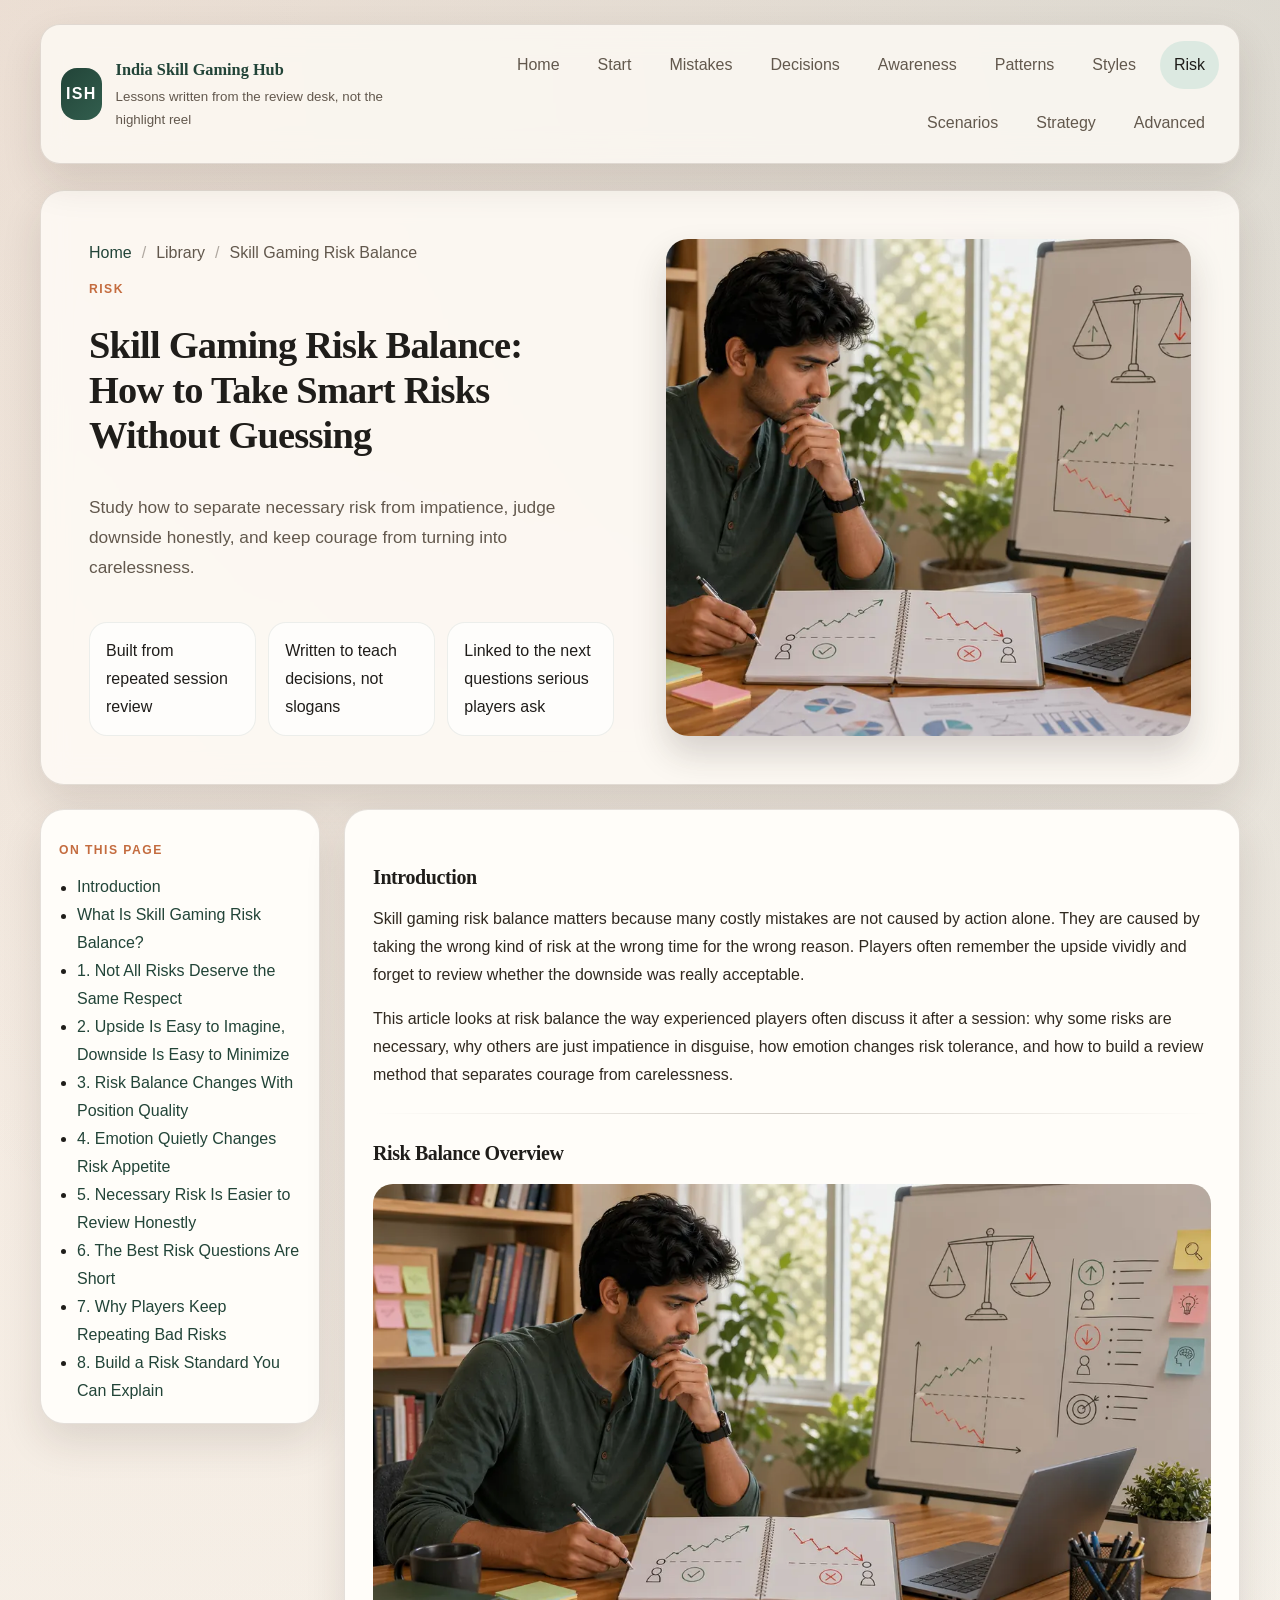
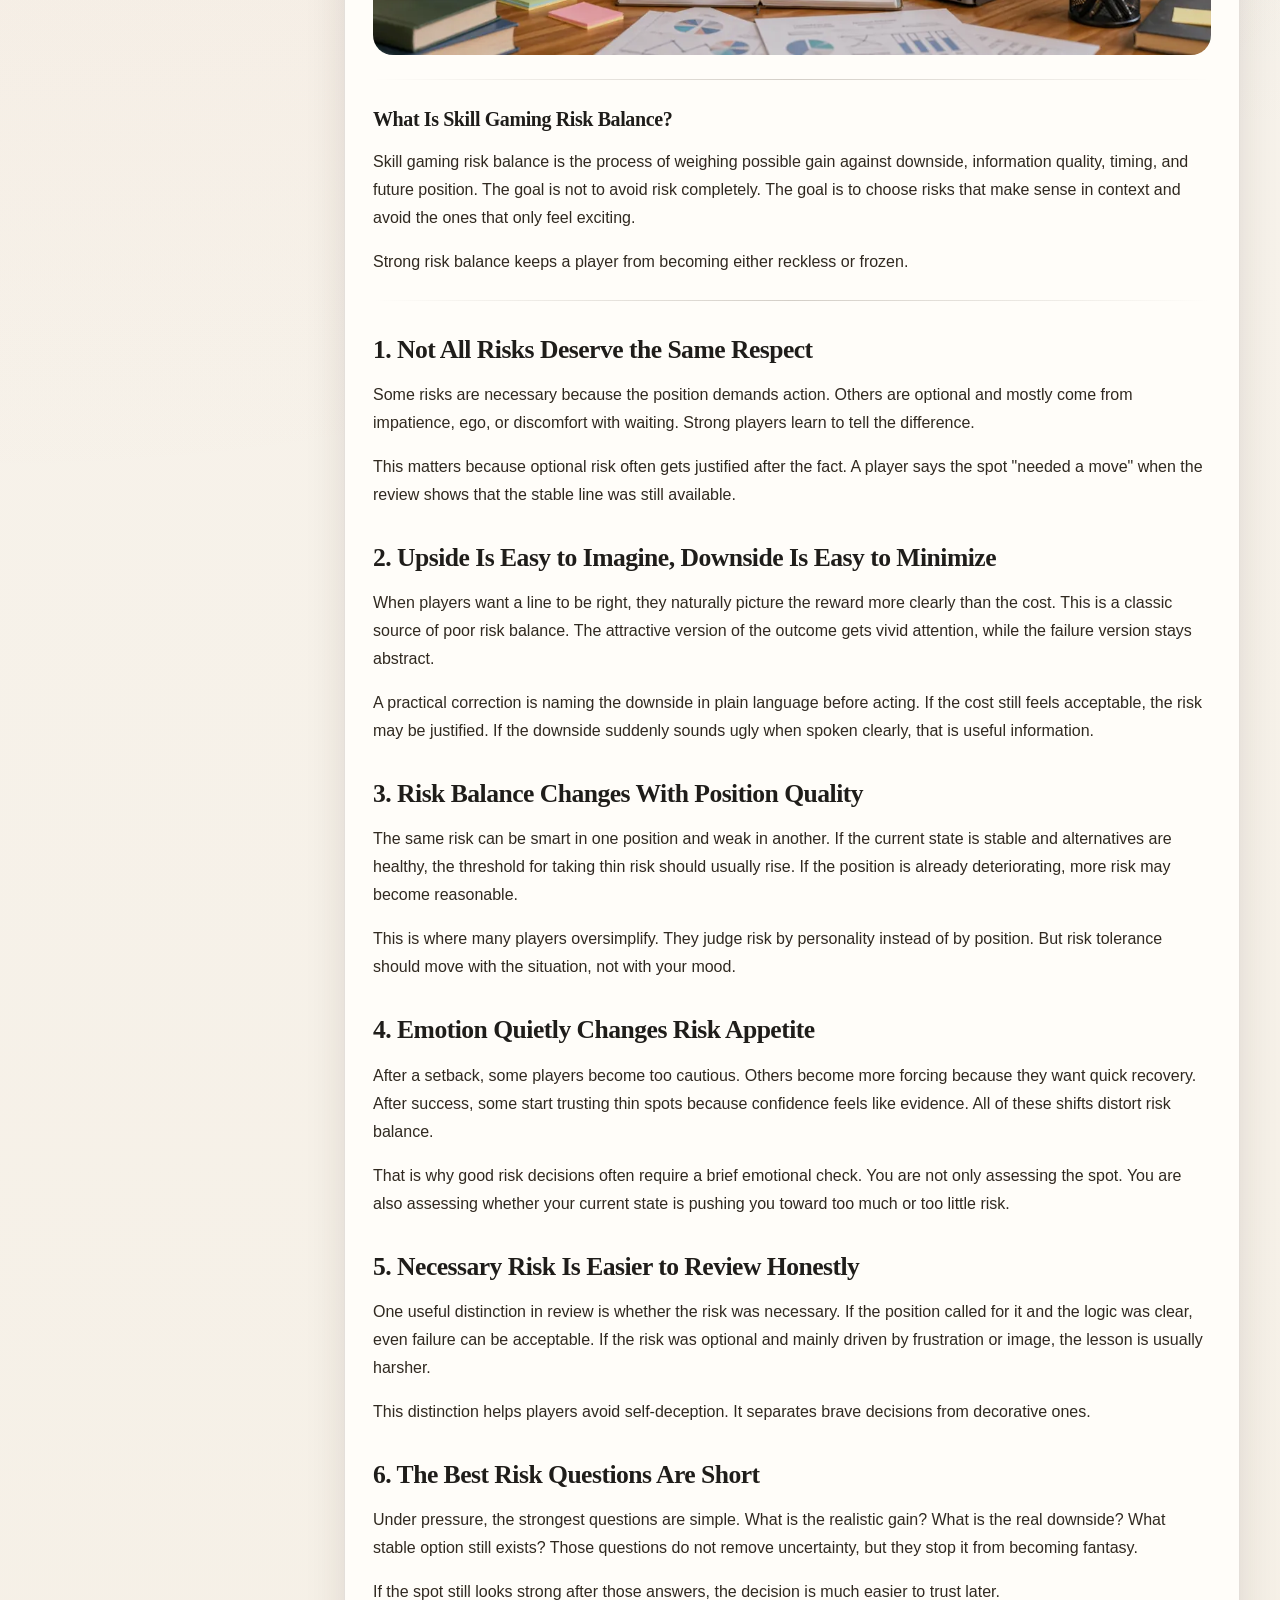
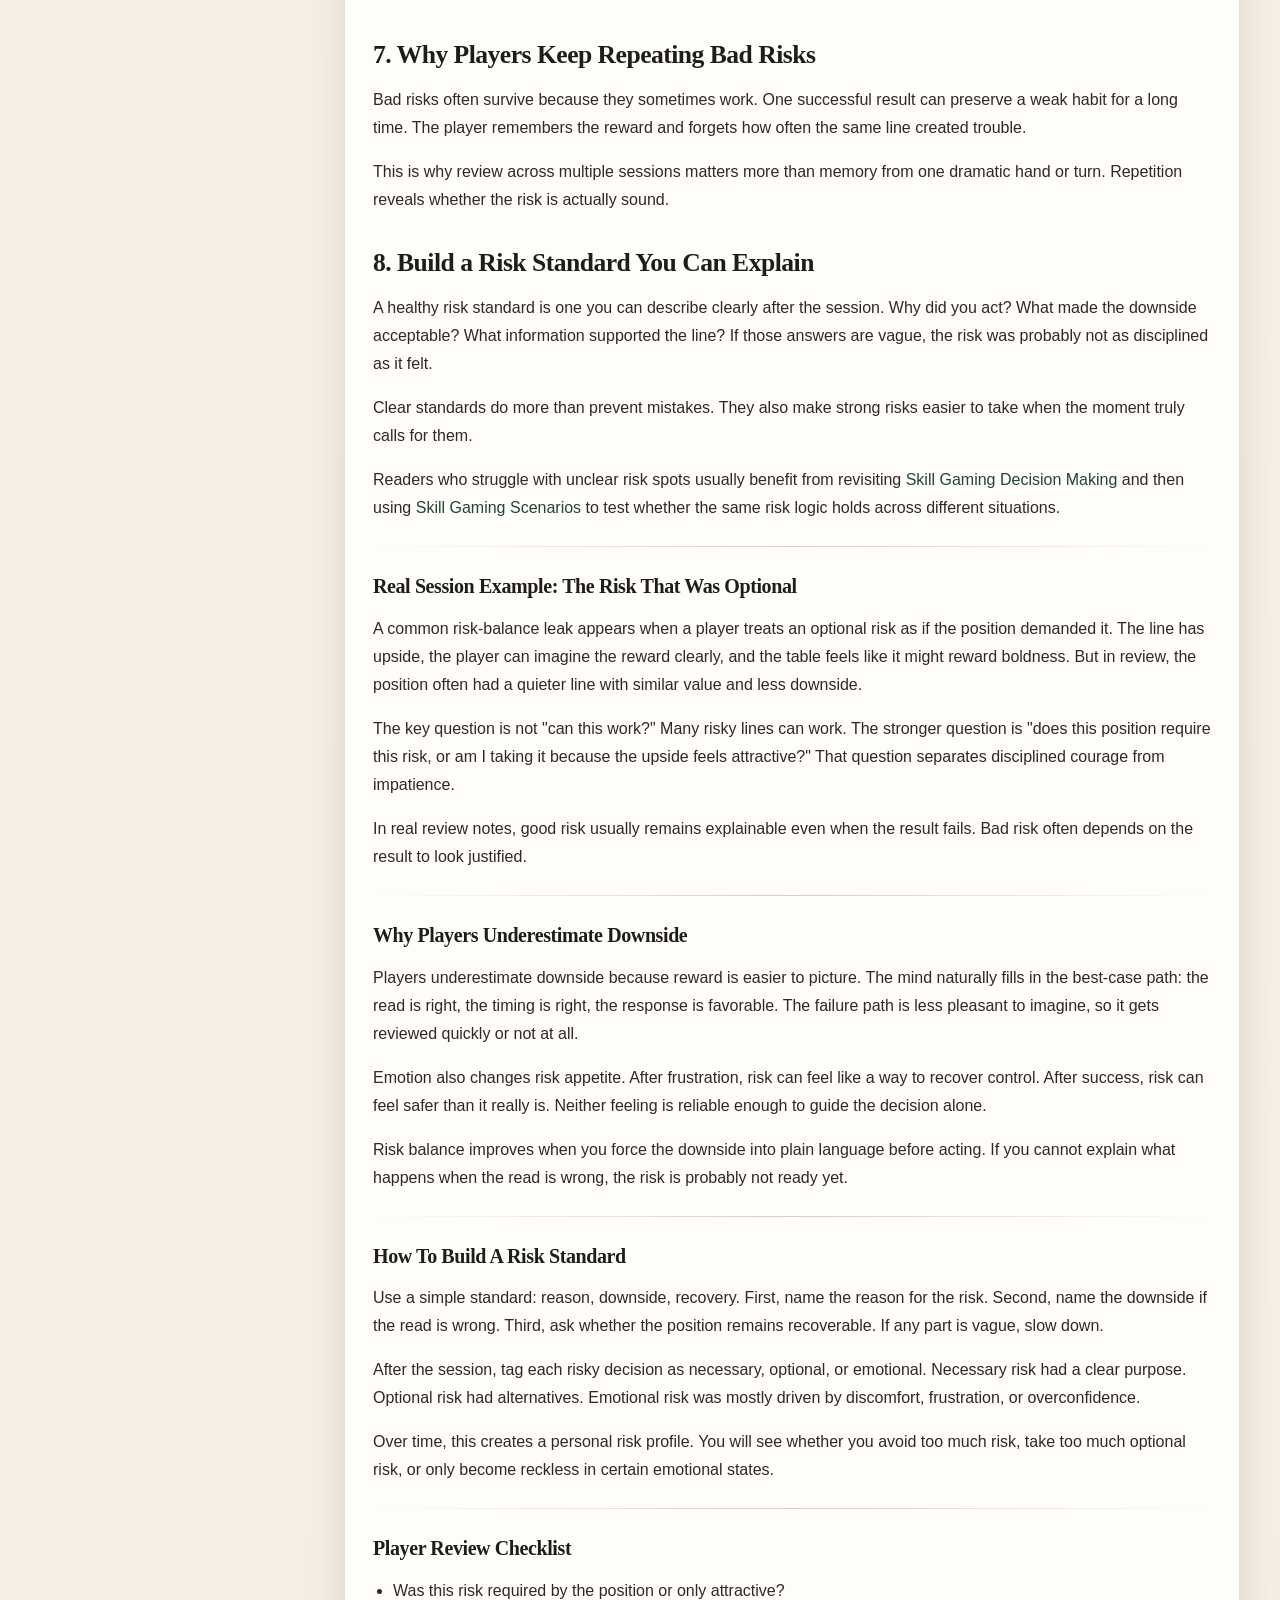
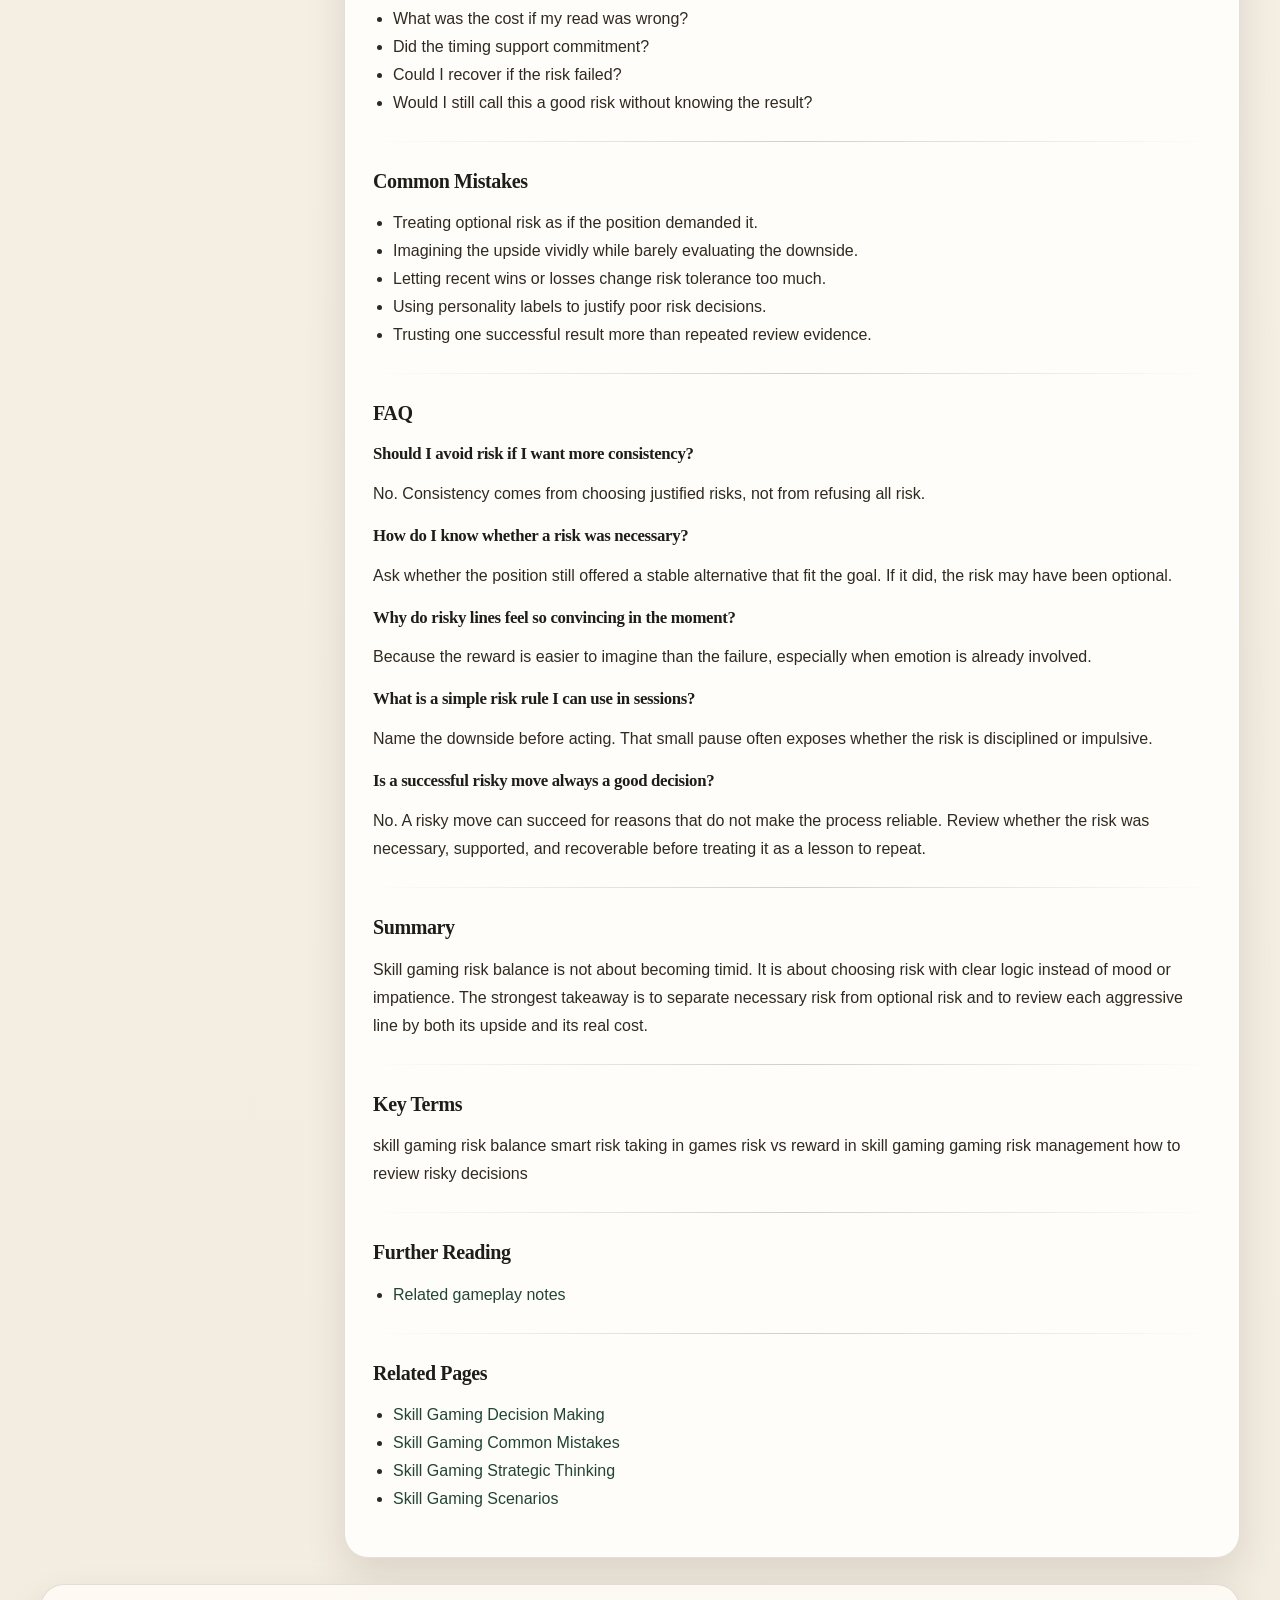
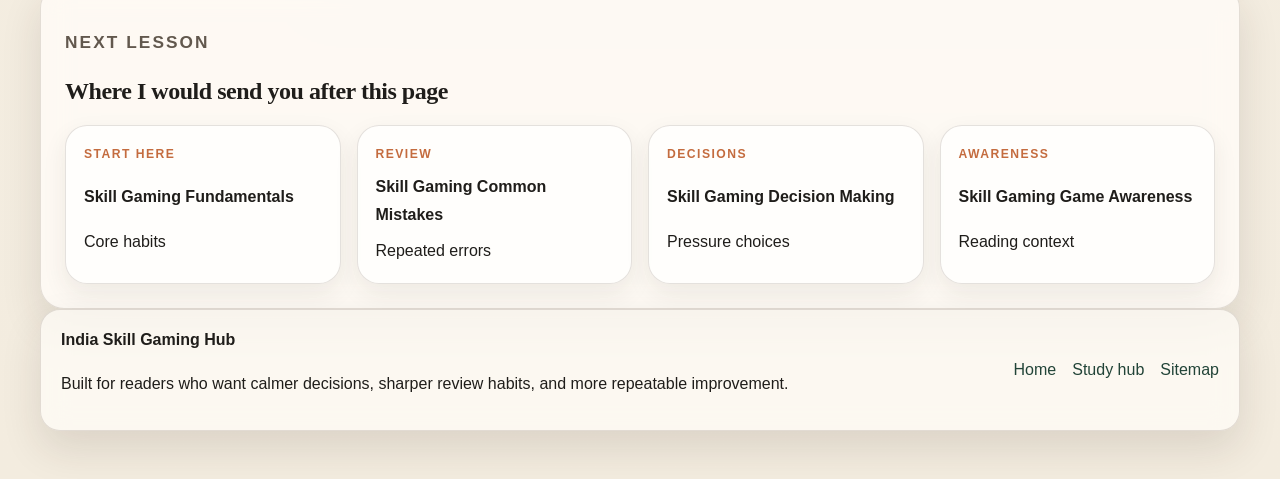
<file: risk-balance.html>
<!doctype html>
<html lang="en">
<head>
  <meta charset="utf-8" />
  <meta name="viewport" content="width=device-width, initial-scale=1" />
  <title>Skill Gaming Risk Balance: How to Take Smart Risks Without Guessing</title>
  <meta name="description" content="Study how to separate necessary risk from impatience, judge downside honestly, and keep courage from turning into carelessness." />
  <link rel="canonical" href="./risk-balance.html" />
  <meta property="og:type" content="article" />
  <meta property="og:title" content="Skill Gaming Risk Balance: How to Take Smart Risks Without Guessing" />
  <meta property="og:description" content="Study how to separate necessary risk from impatience, judge downside honestly, and keep courage from turning into carelessness." />
  <meta property="og:url" content="./risk-balance.html" />
  <meta property="og:image" content="./assets/images/risk-balance.webp" />
  <meta name="twitter:card" content="summary_large_image" />
  <meta name="twitter:title" content="Skill Gaming Risk Balance: How to Take Smart Risks Without Guessing" />
  <meta name="twitter:description" content="Study how to separate necessary risk from impatience, judge downside honestly, and keep courage from turning into carelessness." />
  <meta name="twitter:image" content="./assets/images/risk-balance.webp" />
  <link rel="stylesheet" href="assets/css/index.css" />
  <script type="application/ld+json">{
  "@context": "https://schema.org",
  "@type": "Article",
  "headline": "Skill Gaming Risk Balance: How to Take Smart Risks Without Guessing",
  "description": "Study how to separate necessary risk from impatience, judge downside honestly, and keep courage from turning into carelessness.",
  "image": "./assets/images/risk-balance.webp",
  "url": "./risk-balance.html",
  "inLanguage": "en",
  "publisher": {
    "@type": "Organization",
    "name": "India Skill Gaming Hub"
  }
}</script>
</head>
<body data-page="risk-balance">
  <div class="site-shell">
    <header class="site-header">
      <a class="brand" href="index.html">
        <span class="brand-mark">ISH</span>
        <span>
          <strong>India Skill Gaming Hub</strong>
          <small>Lessons written from the review desk, not the highlight reel</small>
        </span>
      </a>
      <button class="menu-toggle" type="button" aria-expanded="false" aria-controls="site-nav">Menu</button>
      <nav id="site-nav" class="site-nav"><a href="index.html">Home</a><a href="fundamentals.html">Start</a><a href="common-mistakes.html">Mistakes</a><a href="decision-making.html">Decisions</a><a href="game-awareness.html">Awareness</a><a href="pattern-recognition.html">Patterns</a><a href="play-styles.html">Styles</a><a href="risk-balance.html" class="active">Risk</a><a href="scenarios.html">Scenarios</a><a href="strategic-thinking.html">Strategy</a><a href="advanced-concepts.html">Advanced</a></nav>
    </header>
    <main>
      <section class="hero article-hero">
        <div class="hero-copy">
          <nav class="breadcrumbs"><a href="index.html">Home</a><span>Library</span><span>Skill Gaming Risk Balance</span></nav>
          <p class="eyebrow">Risk</p>
          <h1>Skill Gaming Risk Balance: How to Take Smart Risks Without Guessing</h1>
          <p class="hero-summary">Study how to separate necessary risk from impatience, judge downside honestly, and keep courage from turning into carelessness.</p>
          <div class="hero-points">
            <span>Built from repeated session review</span>
            <span>Written to teach decisions, not slogans</span>
            <span>Linked to the next questions serious players ask</span>
          </div>
        </div>
        <div class="hero-visual">
          <img src="assets/images/risk-balance.webp" alt="Skill Gaming Risk Balance: How to Take Smart Risks Without Guessing" loading="eager" />
        </div>
      </section>
      <section class="page-layout">
        <aside class="page-toc"><div class="toc-card"><p class="toc-label">On This Page</p><ul><li><a href="#introduction">Introduction</a></li><li><a href="#what-is-skill-gaming-risk-balance">What Is Skill Gaming Risk Balance?</a></li><li><a href="#1-not-all-risks-deserve-the-same-respect">1. Not All Risks Deserve the Same Respect</a></li><li><a href="#2-upside-is-easy-to-imagine-downside-is-easy-to-minimize">2. Upside Is Easy to Imagine, Downside Is Easy to Minimize</a></li><li><a href="#3-risk-balance-changes-with-position-quality">3. Risk Balance Changes With Position Quality</a></li><li><a href="#4-emotion-quietly-changes-risk-appetite">4. Emotion Quietly Changes Risk Appetite</a></li><li><a href="#5-necessary-risk-is-easier-to-review-honestly">5. Necessary Risk Is Easier to Review Honestly</a></li><li><a href="#6-the-best-risk-questions-are-short">6. The Best Risk Questions Are Short</a></li><li><a href="#7-why-players-keep-repeating-bad-risks">7. Why Players Keep Repeating Bad Risks</a></li><li><a href="#8-build-a-risk-standard-you-can-explain">8. Build a Risk Standard You Can Explain</a></li></ul></div></aside>
        <article class="article-card">
          <div class="article-body"><h3 id="introduction">Introduction</h3>
<p>Skill gaming risk balance matters because many costly mistakes are not caused by action alone. They are caused by taking the wrong kind of risk at the wrong time for the wrong reason. Players often remember the upside vividly and forget to review whether the downside was really acceptable.</p>
<p>This article looks at risk balance the way experienced players often discuss it after a session: why some risks are necessary, why others are just impatience in disguise, how emotion changes risk tolerance, and how to build a review method that separates courage from carelessness.</p>
<hr class="divider" />
<h3 id="risk-balance-overview">Risk Balance Overview</h3>
<figure class="feature-image"><img src="assets/images/risk-balance.webp" alt="Skill gaming risk balance learning scene with notes, planning tools, and a calm strategic analysis workspace" loading="lazy" /></figure>
<hr class="divider" />
<h3 id="what-is-skill-gaming-risk-balance">What Is Skill Gaming Risk Balance?</h3>
<p>Skill gaming risk balance is the process of weighing possible gain against downside, information quality, timing, and future position. The goal is not to avoid risk completely. The goal is to choose risks that make sense in context and avoid the ones that only feel exciting.</p>
<p>Strong risk balance keeps a player from becoming either reckless or frozen.</p>
<hr class="divider" />
<section class="article-section"><h2 id="1-not-all-risks-deserve-the-same-respect">1. Not All Risks Deserve the Same Respect</h2></section>
<p>Some risks are necessary because the position demands action. Others are optional and mostly come from impatience, ego, or discomfort with waiting. Strong players learn to tell the difference.</p>
<p>This matters because optional risk often gets justified after the fact. A player says the spot &quot;needed a move&quot; when the review shows that the stable line was still available.</p>
<section class="article-section"><h2 id="2-upside-is-easy-to-imagine-downside-is-easy-to-minimize">2. Upside Is Easy to Imagine, Downside Is Easy to Minimize</h2></section>
<p>When players want a line to be right, they naturally picture the reward more clearly than the cost. This is a classic source of poor risk balance. The attractive version of the outcome gets vivid attention, while the failure version stays abstract.</p>
<p>A practical correction is naming the downside in plain language before acting. If the cost still feels acceptable, the risk may be justified. If the downside suddenly sounds ugly when spoken clearly, that is useful information.</p>
<section class="article-section"><h2 id="3-risk-balance-changes-with-position-quality">3. Risk Balance Changes With Position Quality</h2></section>
<p>The same risk can be smart in one position and weak in another. If the current state is stable and alternatives are healthy, the threshold for taking thin risk should usually rise. If the position is already deteriorating, more risk may become reasonable.</p>
<p>This is where many players oversimplify. They judge risk by personality instead of by position. But risk tolerance should move with the situation, not with your mood.</p>
<section class="article-section"><h2 id="4-emotion-quietly-changes-risk-appetite">4. Emotion Quietly Changes Risk Appetite</h2></section>
<p>After a setback, some players become too cautious. Others become more forcing because they want quick recovery. After success, some start trusting thin spots because confidence feels like evidence. All of these shifts distort risk balance.</p>
<p>That is why good risk decisions often require a brief emotional check. You are not only assessing the spot. You are also assessing whether your current state is pushing you toward too much or too little risk.</p>
<section class="article-section"><h2 id="5-necessary-risk-is-easier-to-review-honestly">5. Necessary Risk Is Easier to Review Honestly</h2></section>
<p>One useful distinction in review is whether the risk was necessary. If the position called for it and the logic was clear, even failure can be acceptable. If the risk was optional and mainly driven by frustration or image, the lesson is usually harsher.</p>
<p>This distinction helps players avoid self-deception. It separates brave decisions from decorative ones.</p>
<section class="article-section"><h2 id="6-the-best-risk-questions-are-short">6. The Best Risk Questions Are Short</h2></section>
<p>Under pressure, the strongest questions are simple. What is the realistic gain? What is the real downside? What stable option still exists? Those questions do not remove uncertainty, but they stop it from becoming fantasy.</p>
<p>If the spot still looks strong after those answers, the decision is much easier to trust later.</p>
<section class="article-section"><h2 id="7-why-players-keep-repeating-bad-risks">7. Why Players Keep Repeating Bad Risks</h2></section>
<p>Bad risks often survive because they sometimes work. One successful result can preserve a weak habit for a long time. The player remembers the reward and forgets how often the same line created trouble.</p>
<p>This is why review across multiple sessions matters more than memory from one dramatic hand or turn. Repetition reveals whether the risk is actually sound.</p>
<section class="article-section"><h2 id="8-build-a-risk-standard-you-can-explain">8. Build a Risk Standard You Can Explain</h2></section>
<p>A healthy risk standard is one you can describe clearly after the session. Why did you act? What made the downside acceptable? What information supported the line? If those answers are vague, the risk was probably not as disciplined as it felt.</p>
<p>Clear standards do more than prevent mistakes. They also make strong risks easier to take when the moment truly calls for them.</p>
<p>Readers who struggle with unclear risk spots usually benefit from revisiting <a href="decision-making.html">Skill Gaming Decision Making</a> and then using <a href="scenarios.html">Skill Gaming Scenarios</a> to test whether the same risk logic holds across different situations.</p>
<hr class="divider" />
<h3 id="real-session-example-the-risk-that-was-optional">Real Session Example: The Risk That Was Optional</h3>
<p>A common risk-balance leak appears when a player treats an optional risk as if the position demanded it. The line has upside, the player can imagine the reward clearly, and the table feels like it might reward boldness. But in review, the position often had a quieter line with similar value and less downside.</p>
<p>The key question is not &quot;can this work?&quot; Many risky lines can work. The stronger question is &quot;does this position require this risk, or am I taking it because the upside feels attractive?&quot; That question separates disciplined courage from impatience.</p>
<p>In real review notes, good risk usually remains explainable even when the result fails. Bad risk often depends on the result to look justified.</p>
<hr class="divider" />
<h3 id="why-players-underestimate-downside">Why Players Underestimate Downside</h3>
<p>Players underestimate downside because reward is easier to picture. The mind naturally fills in the best-case path: the read is right, the timing is right, the response is favorable. The failure path is less pleasant to imagine, so it gets reviewed quickly or not at all.</p>
<p>Emotion also changes risk appetite. After frustration, risk can feel like a way to recover control. After success, risk can feel safer than it really is. Neither feeling is reliable enough to guide the decision alone.</p>
<p>Risk balance improves when you force the downside into plain language before acting. If you cannot explain what happens when the read is wrong, the risk is probably not ready yet.</p>
<hr class="divider" />
<h3 id="how-to-build-a-risk-standard">How To Build A Risk Standard</h3>
<p>Use a simple standard: reason, downside, recovery. First, name the reason for the risk. Second, name the downside if the read is wrong. Third, ask whether the position remains recoverable. If any part is vague, slow down.</p>
<p>After the session, tag each risky decision as necessary, optional, or emotional. Necessary risk had a clear purpose. Optional risk had alternatives. Emotional risk was mostly driven by discomfort, frustration, or overconfidence.</p>
<p>Over time, this creates a personal risk profile. You will see whether you avoid too much risk, take too much optional risk, or only become reckless in certain emotional states.</p>
<hr class="divider" />
<h3 id="player-review-checklist">Player Review Checklist</h3>
<ul><li>Was this risk required by the position or only attractive?</li><li>What was the cost if my read was wrong?</li><li>Did the timing support commitment?</li><li>Could I recover if the risk failed?</li><li>Would I still call this a good risk without knowing the result?</li></ul>
<hr class="divider" />
<h3 id="common-mistakes">Common Mistakes</h3>
<ul><li>Treating optional risk as if the position demanded it.</li><li>Imagining the upside vividly while barely evaluating the downside.</li><li>Letting recent wins or losses change risk tolerance too much.</li><li>Using personality labels to justify poor risk decisions.</li><li>Trusting one successful result more than repeated review evidence.</li></ul>
<hr class="divider" />
<h3 id="faq">FAQ</h3>
<h4 id="8-build-a-risk-standard-you-can-explain-should-i-avoid-risk-if-i-want-more-consistency">Should I avoid risk if I want more consistency?</h4>
<p>No. Consistency comes from choosing justified risks, not from refusing all risk.</p>
<h4 id="8-build-a-risk-standard-you-can-explain-how-do-i-know-whether-a-risk-was-necessary">How do I know whether a risk was necessary?</h4>
<p>Ask whether the position still offered a stable alternative that fit the goal. If it did, the risk may have been optional.</p>
<h4 id="8-build-a-risk-standard-you-can-explain-why-do-risky-lines-feel-so-convincing-in-the-moment">Why do risky lines feel so convincing in the moment?</h4>
<p>Because the reward is easier to imagine than the failure, especially when emotion is already involved.</p>
<h4 id="8-build-a-risk-standard-you-can-explain-what-is-a-simple-risk-rule-i-can-use-in-sessions">What is a simple risk rule I can use in sessions?</h4>
<p>Name the downside before acting. That small pause often exposes whether the risk is disciplined or impulsive.</p>
<h4 id="is-a-successful-risky-move-always-a-good-decision">Is a successful risky move always a good decision?</h4>
<p>No. A risky move can succeed for reasons that do not make the process reliable. Review whether the risk was necessary, supported, and recoverable before treating it as a lesson to repeat.</p>
<hr class="divider" />
<h3 id="summary">Summary</h3>
<p>Skill gaming risk balance is not about becoming timid. It is about choosing risk with clear logic instead of mood or impatience. The strongest takeaway is to separate necessary risk from optional risk and to review each aggressive line by both its upside and its real cost.</p>
<hr class="divider" />
<h3 id="key-terms">Key Terms</h3>
<p>skill gaming risk balance smart risk taking in games risk vs reward in skill gaming gaming risk management how to review risky decisions</p>
<hr class="divider" />
<h3 id="further-reading">Further Reading</h3>
<ul><li><a href="./" target="_blank" rel="noopener noreferrer">Related gameplay notes</a></li></ul>
<hr class="divider" />
<h3 id="related-pages">Related Pages</h3>
<ul><li><a href="decision-making.html">Skill Gaming Decision Making</a></li><li><a href="common-mistakes.html">Skill Gaming Common Mistakes</a></li><li><a href="strategic-thinking.html">Skill Gaming Strategic Thinking</a></li><li><a href="scenarios.html">Skill Gaming Scenarios</a></li></ul></div>
        </article>
      </section>
      <section class="related-strip">
        <div class="section-heading">
          <p class="eyebrow">Next Lesson</p>
          <h2>Where I would send you after this page</h2>
        </div>
        <div class="mini-grid"><a class="mini-card" href="fundamentals.html"><span class="mini-eyebrow">Start Here</span><strong>Skill Gaming Fundamentals</strong><span>Core habits</span></a><a class="mini-card" href="common-mistakes.html"><span class="mini-eyebrow">Review</span><strong>Skill Gaming Common Mistakes</strong><span>Repeated errors</span></a><a class="mini-card" href="decision-making.html"><span class="mini-eyebrow">Decisions</span><strong>Skill Gaming Decision Making</strong><span>Pressure choices</span></a><a class="mini-card" href="game-awareness.html"><span class="mini-eyebrow">Awareness</span><strong>Skill Gaming Game Awareness</strong><span>Reading context</span></a></div>
      </section>
    </main>
    <footer class="site-footer">
      <div>
        <strong>India Skill Gaming Hub</strong>
        <p>Built for readers who want calmer decisions, sharper review habits, and more repeatable improvement.</p>
      </div>
      <div class="footer-links">
        <a href="index.html">Home</a>
        <a href="index.html">Study hub</a>
        <a href="sitemap.xml">Sitemap</a>
      </div>
    </footer>
  </div>
  <script src="assets/js/index.js"></script>
</body>
</html>
</file>
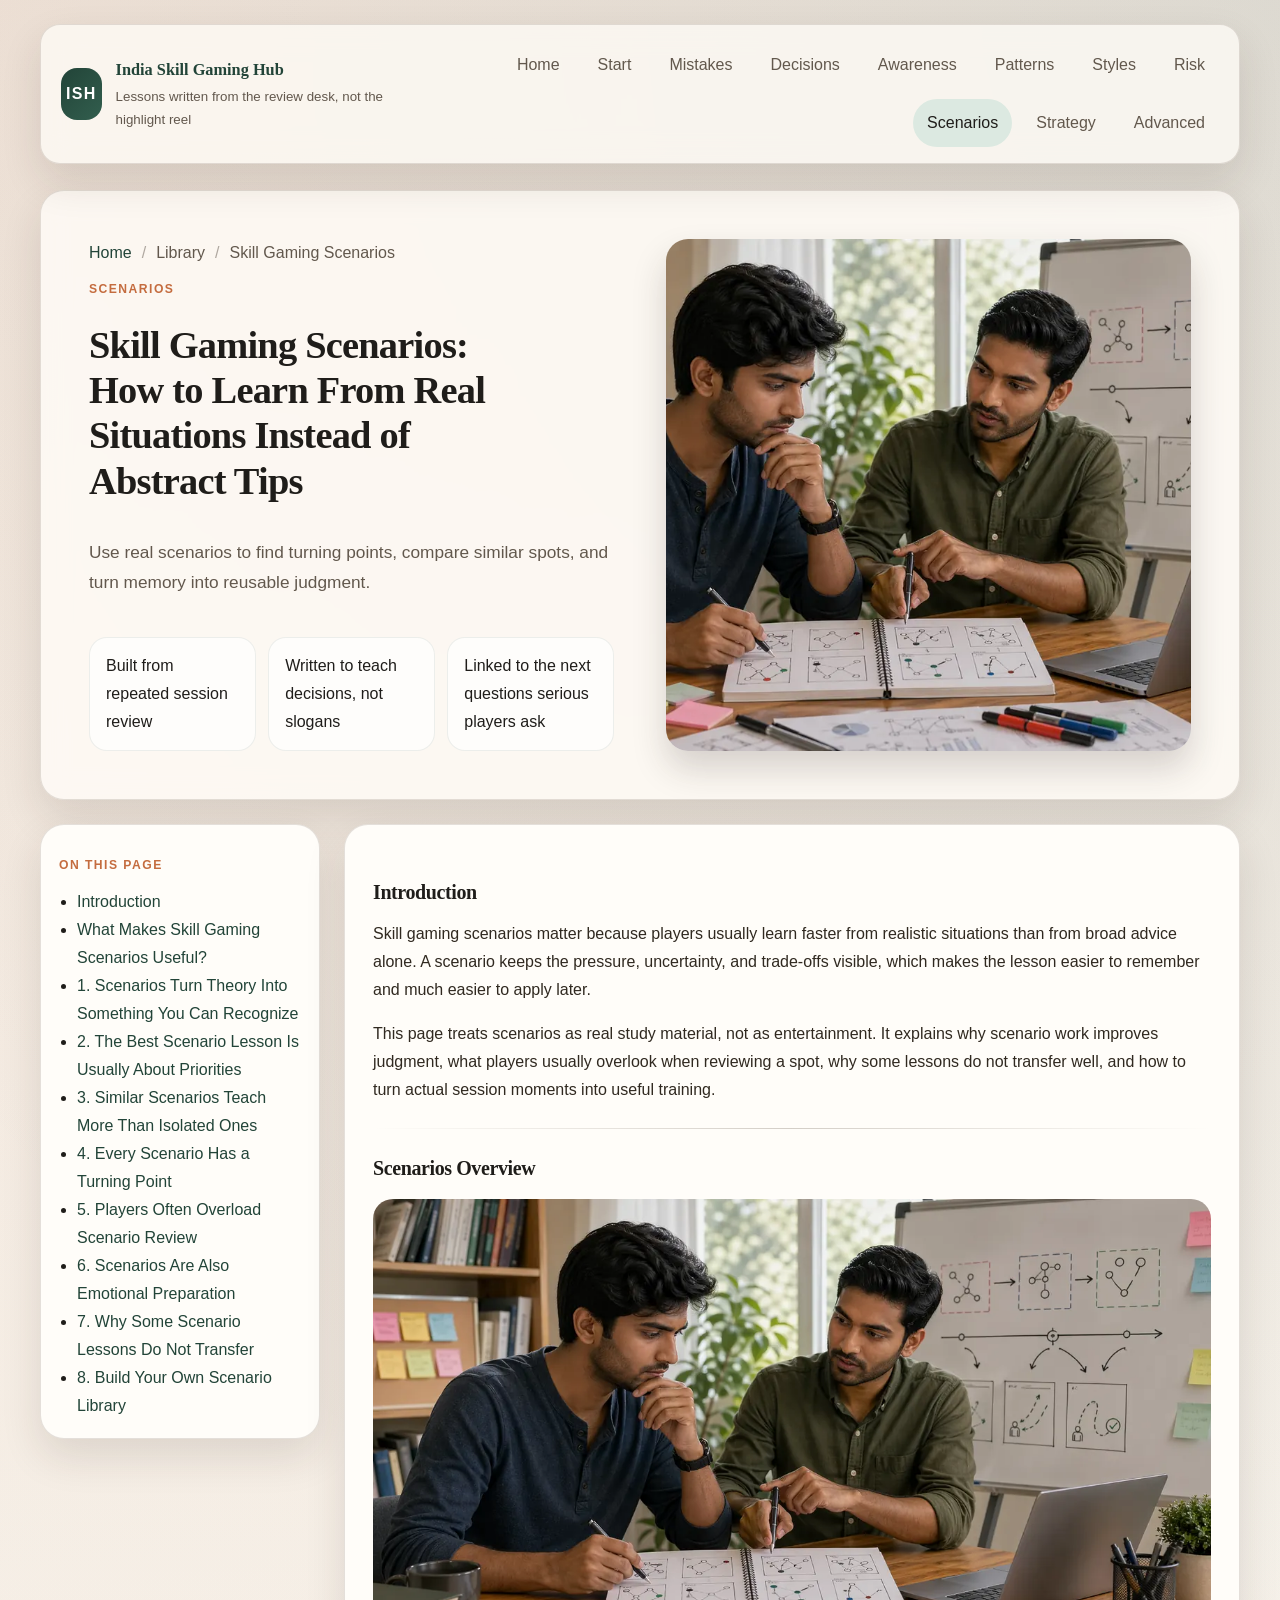
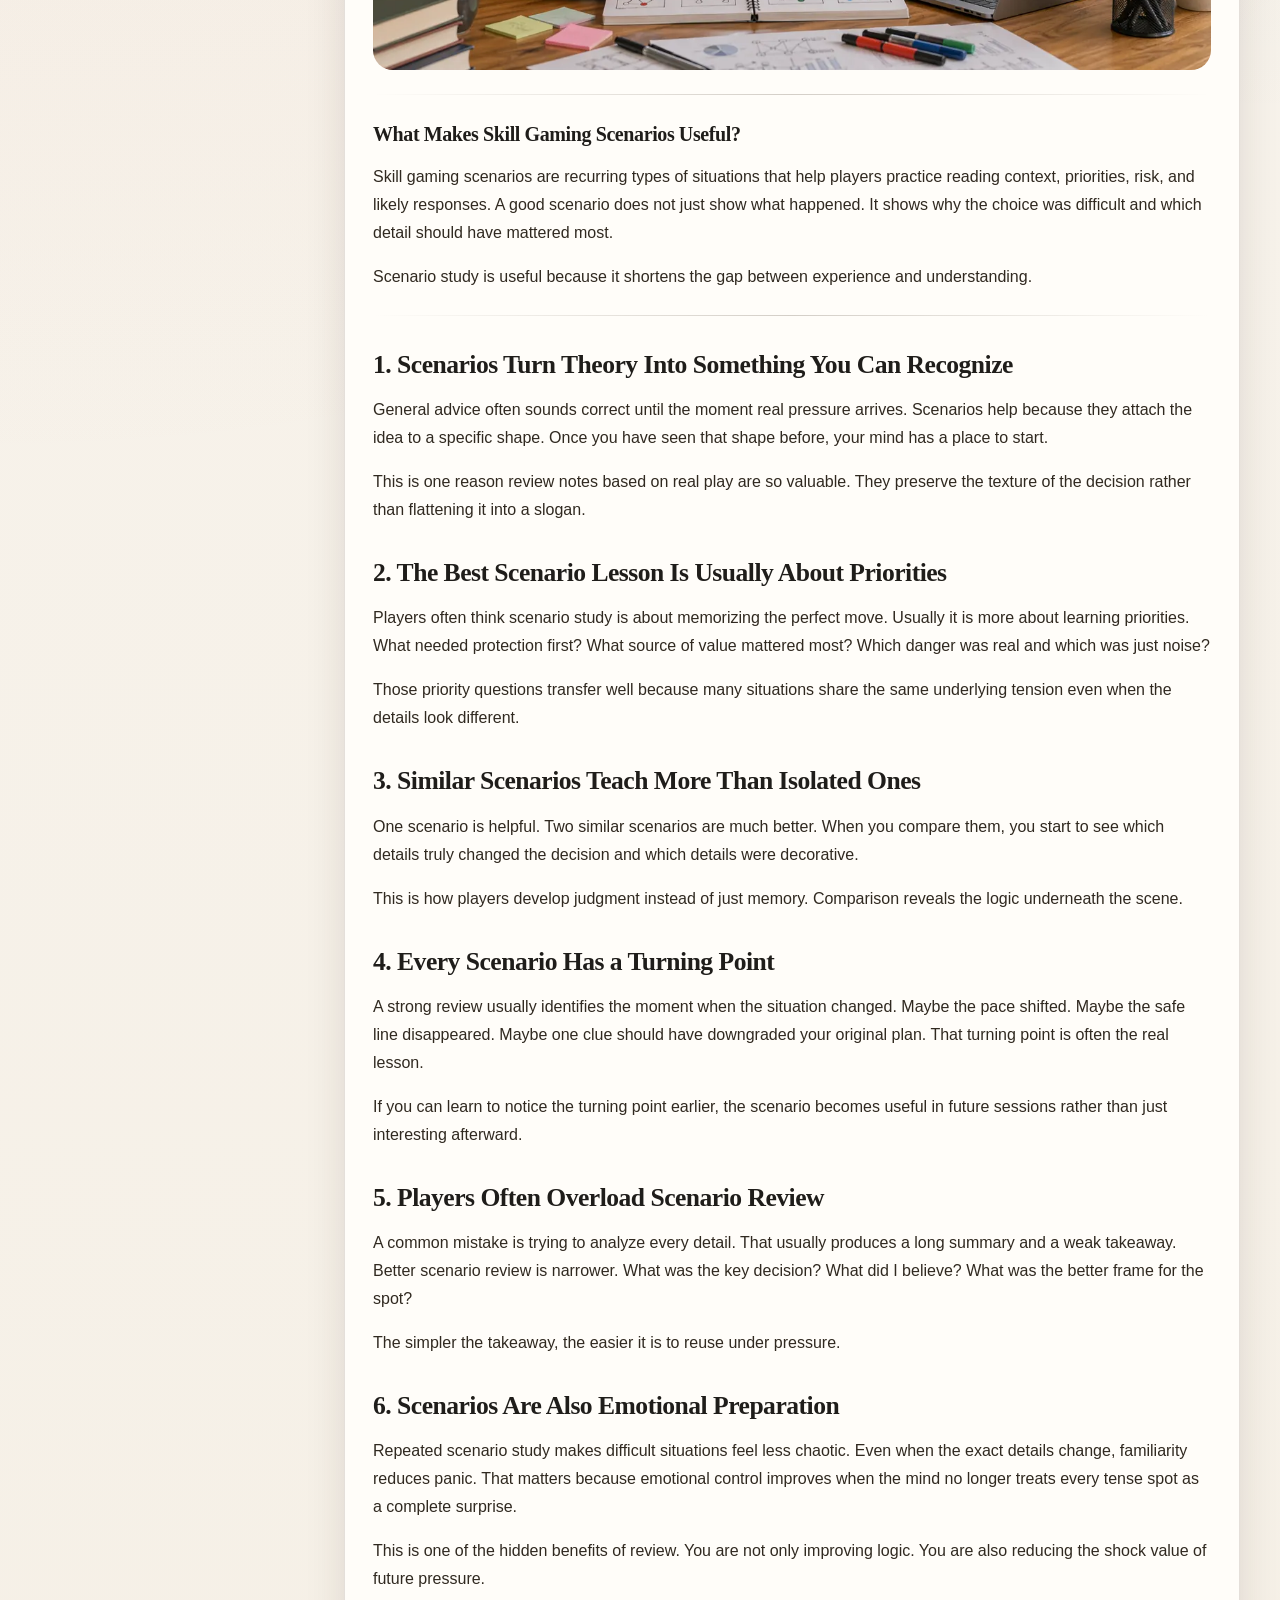
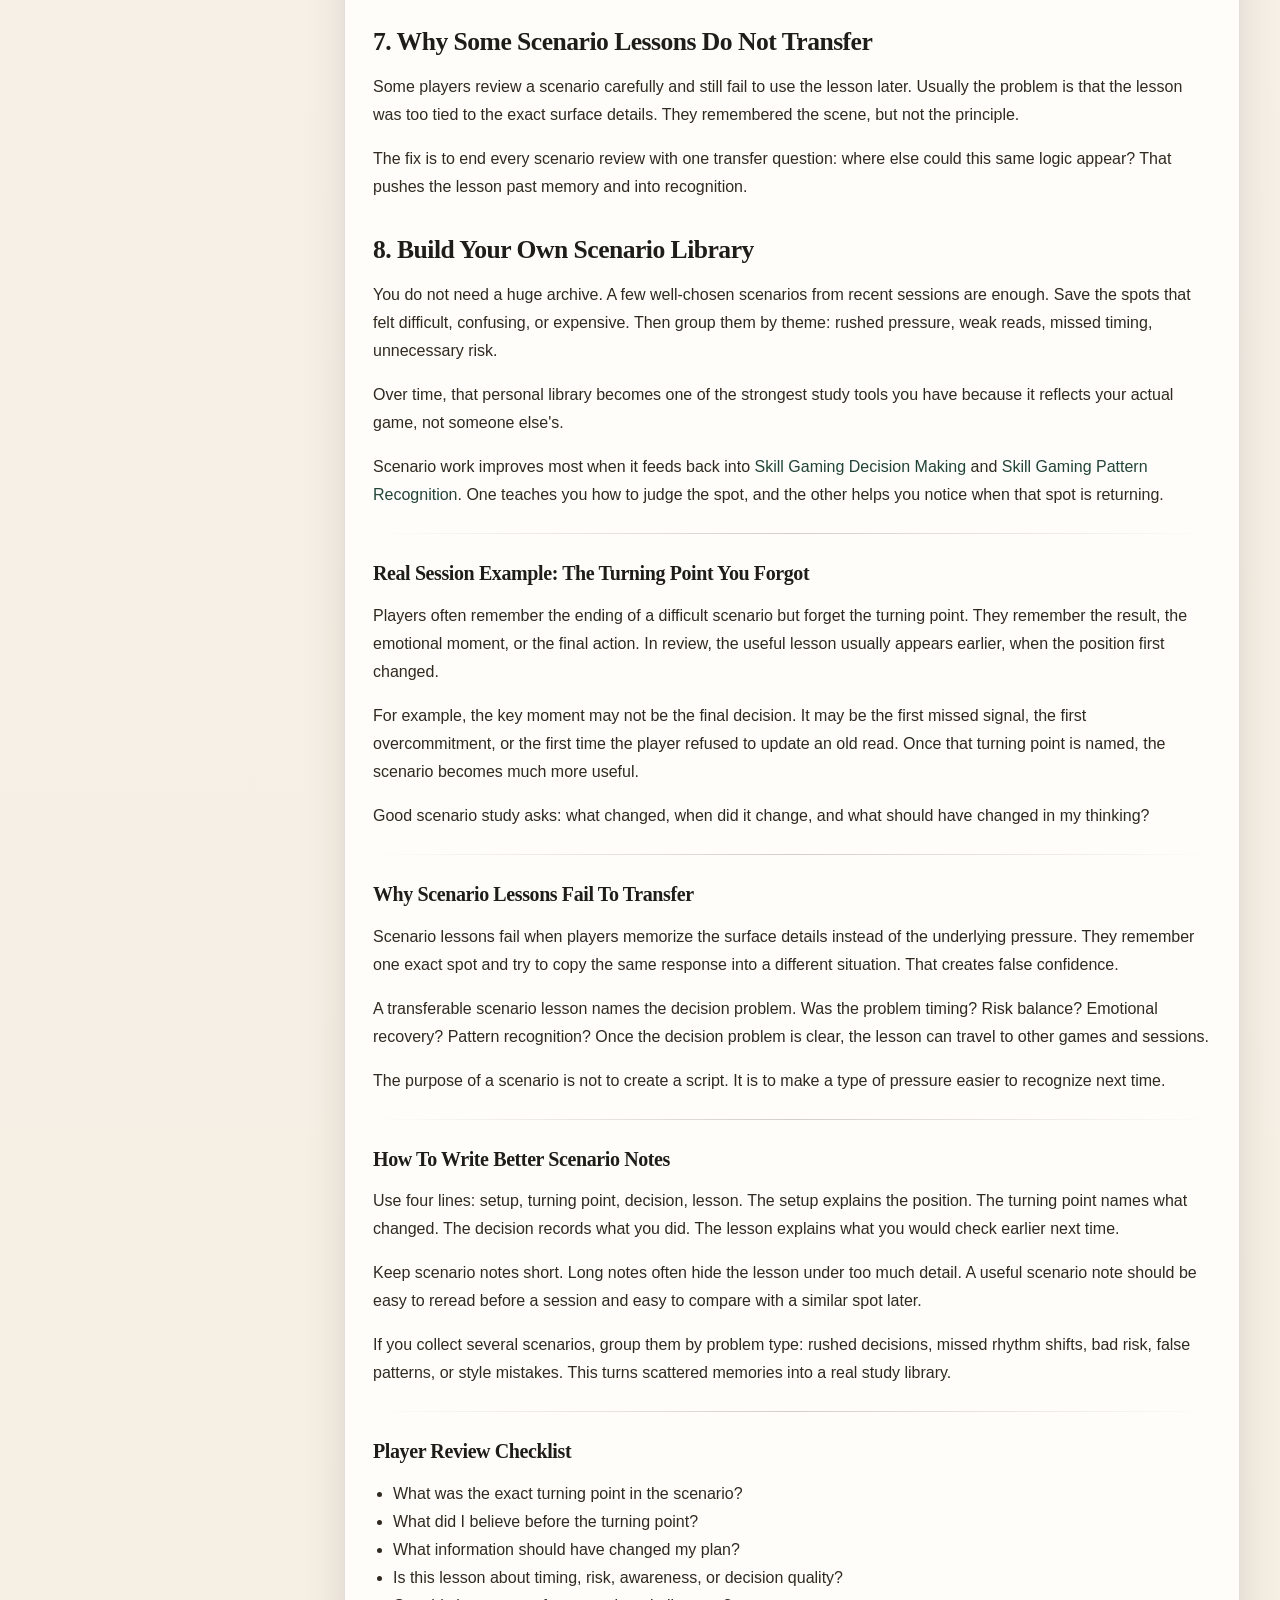
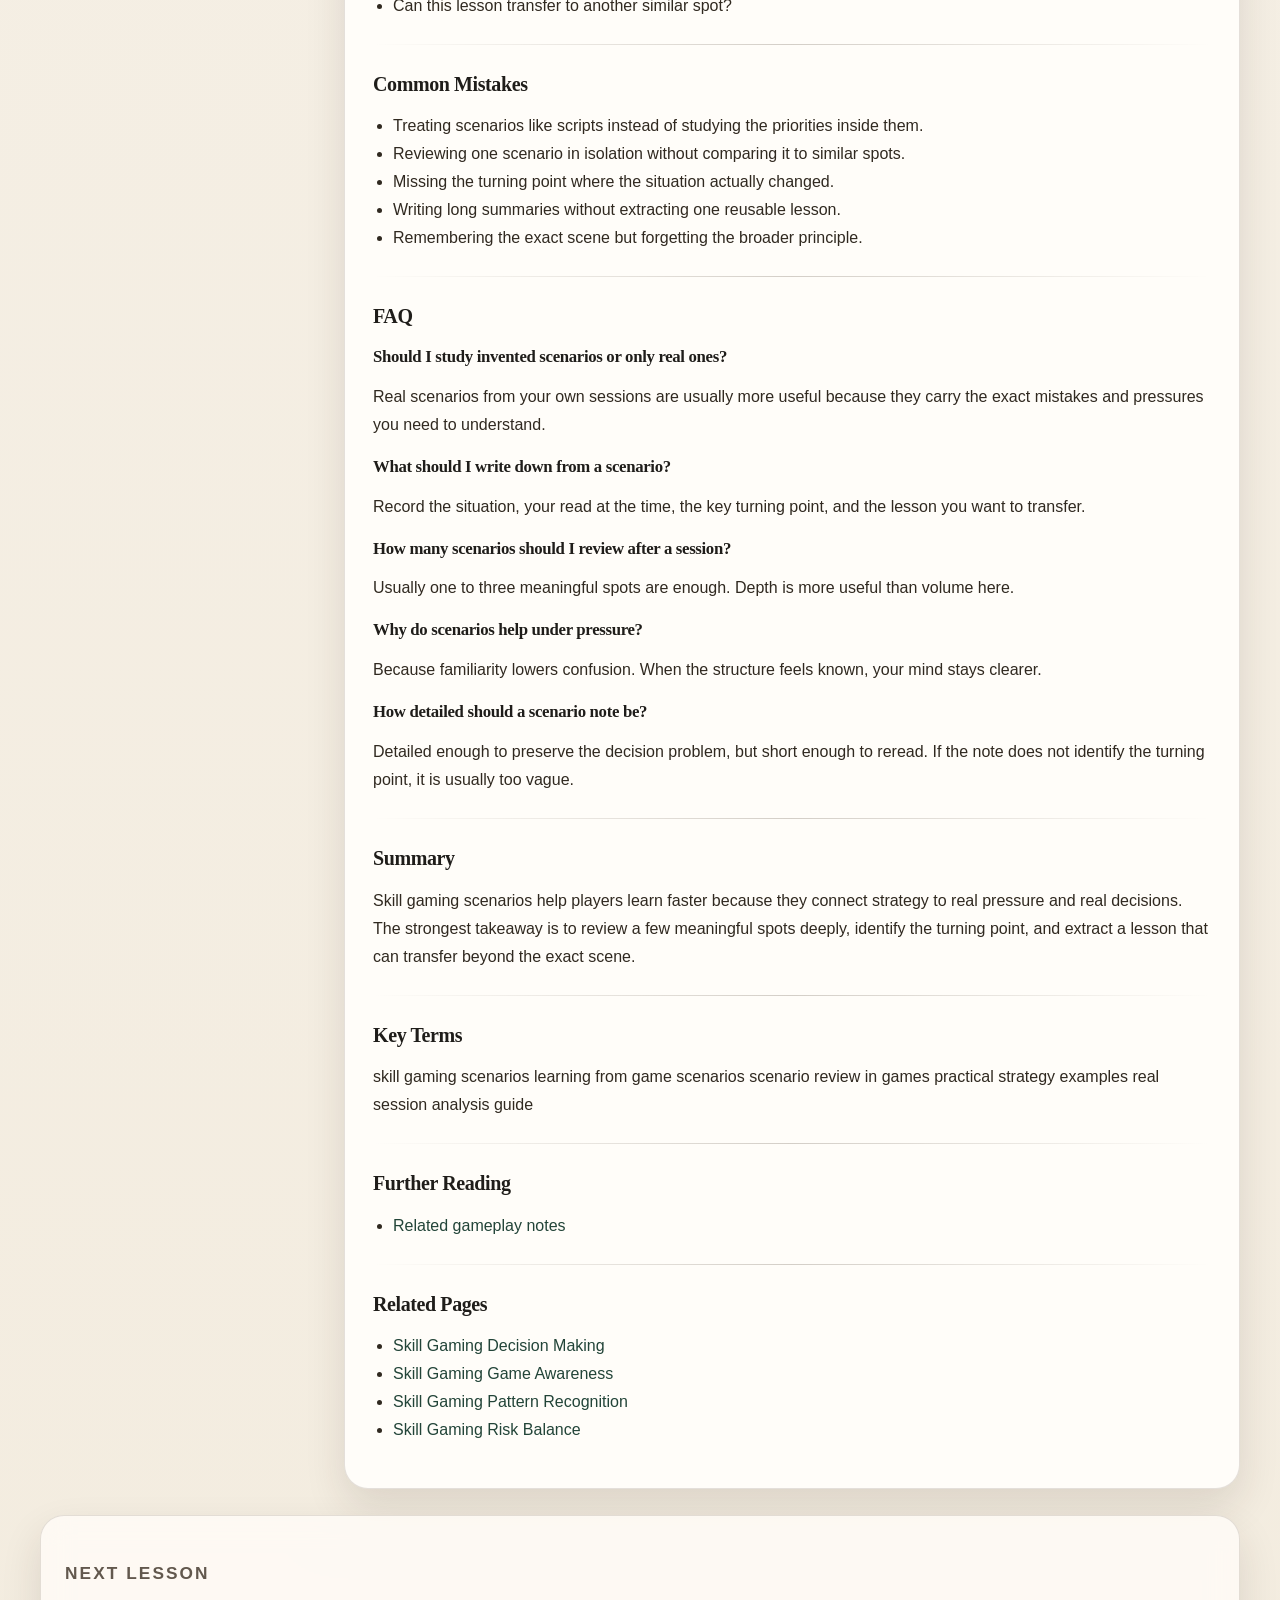
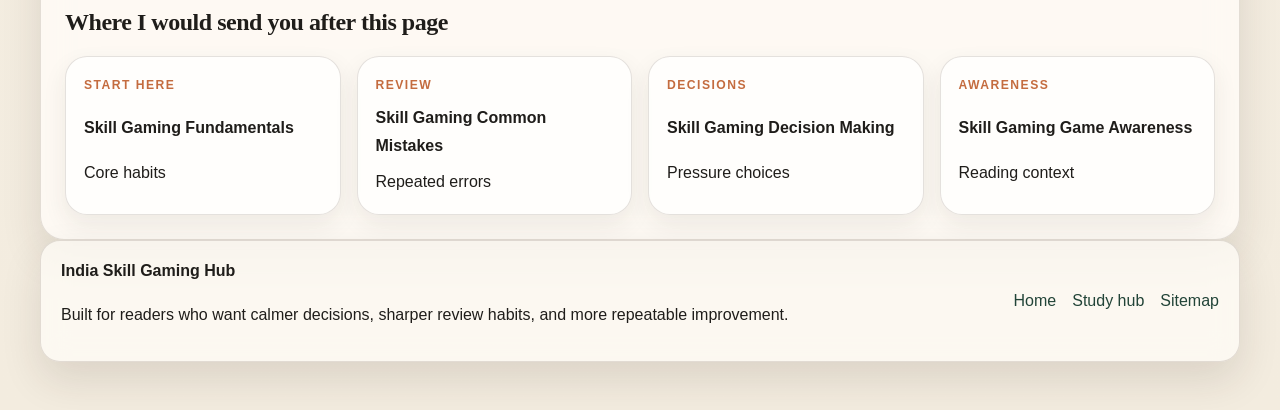
<file: scenarios.html>
<!doctype html>
<html lang="en">
<head>
  <meta charset="utf-8" />
  <meta name="viewport" content="width=device-width, initial-scale=1" />
  <title>Skill Gaming Scenarios: How to Learn From Real Situations Instead of Abstract Tips</title>
  <meta name="description" content="Use real scenarios to find turning points, compare similar spots, and turn memory into reusable judgment." />
  <link rel="canonical" href="./scenarios.html" />
  <meta property="og:type" content="article" />
  <meta property="og:title" content="Skill Gaming Scenarios: How to Learn From Real Situations Instead of Abstract Tips" />
  <meta property="og:description" content="Use real scenarios to find turning points, compare similar spots, and turn memory into reusable judgment." />
  <meta property="og:url" content="./scenarios.html" />
  <meta property="og:image" content="./assets/images/scenarios.webp" />
  <meta name="twitter:card" content="summary_large_image" />
  <meta name="twitter:title" content="Skill Gaming Scenarios: How to Learn From Real Situations Instead of Abstract Tips" />
  <meta name="twitter:description" content="Use real scenarios to find turning points, compare similar spots, and turn memory into reusable judgment." />
  <meta name="twitter:image" content="./assets/images/scenarios.webp" />
  <link rel="stylesheet" href="assets/css/index.css" />
  <script type="application/ld+json">{
  "@context": "https://schema.org",
  "@type": "Article",
  "headline": "Skill Gaming Scenarios: How to Learn From Real Situations Instead of Abstract Tips",
  "description": "Use real scenarios to find turning points, compare similar spots, and turn memory into reusable judgment.",
  "image": "./assets/images/scenarios.webp",
  "url": "./scenarios.html",
  "inLanguage": "en",
  "publisher": {
    "@type": "Organization",
    "name": "India Skill Gaming Hub"
  }
}</script>
</head>
<body data-page="scenarios">
  <div class="site-shell">
    <header class="site-header">
      <a class="brand" href="index.html">
        <span class="brand-mark">ISH</span>
        <span>
          <strong>India Skill Gaming Hub</strong>
          <small>Lessons written from the review desk, not the highlight reel</small>
        </span>
      </a>
      <button class="menu-toggle" type="button" aria-expanded="false" aria-controls="site-nav">Menu</button>
      <nav id="site-nav" class="site-nav"><a href="index.html">Home</a><a href="fundamentals.html">Start</a><a href="common-mistakes.html">Mistakes</a><a href="decision-making.html">Decisions</a><a href="game-awareness.html">Awareness</a><a href="pattern-recognition.html">Patterns</a><a href="play-styles.html">Styles</a><a href="risk-balance.html">Risk</a><a href="scenarios.html" class="active">Scenarios</a><a href="strategic-thinking.html">Strategy</a><a href="advanced-concepts.html">Advanced</a></nav>
    </header>
    <main>
      <section class="hero article-hero">
        <div class="hero-copy">
          <nav class="breadcrumbs"><a href="index.html">Home</a><span>Library</span><span>Skill Gaming Scenarios</span></nav>
          <p class="eyebrow">Scenarios</p>
          <h1>Skill Gaming Scenarios: How to Learn From Real Situations Instead of Abstract Tips</h1>
          <p class="hero-summary">Use real scenarios to find turning points, compare similar spots, and turn memory into reusable judgment.</p>
          <div class="hero-points">
            <span>Built from repeated session review</span>
            <span>Written to teach decisions, not slogans</span>
            <span>Linked to the next questions serious players ask</span>
          </div>
        </div>
        <div class="hero-visual">
          <img src="assets/images/scenarios.webp" alt="Skill Gaming Scenarios: How to Learn From Real Situations Instead of Abstract Tips" loading="eager" />
        </div>
      </section>
      <section class="page-layout">
        <aside class="page-toc"><div class="toc-card"><p class="toc-label">On This Page</p><ul><li><a href="#introduction">Introduction</a></li><li><a href="#what-makes-skill-gaming-scenarios-useful">What Makes Skill Gaming Scenarios Useful?</a></li><li><a href="#1-scenarios-turn-theory-into-something-you-can-recognize">1. Scenarios Turn Theory Into Something You Can Recognize</a></li><li><a href="#2-the-best-scenario-lesson-is-usually-about-priorities">2. The Best Scenario Lesson Is Usually About Priorities</a></li><li><a href="#3-similar-scenarios-teach-more-than-isolated-ones">3. Similar Scenarios Teach More Than Isolated Ones</a></li><li><a href="#4-every-scenario-has-a-turning-point">4. Every Scenario Has a Turning Point</a></li><li><a href="#5-players-often-overload-scenario-review">5. Players Often Overload Scenario Review</a></li><li><a href="#6-scenarios-are-also-emotional-preparation">6. Scenarios Are Also Emotional Preparation</a></li><li><a href="#7-why-some-scenario-lessons-do-not-transfer">7. Why Some Scenario Lessons Do Not Transfer</a></li><li><a href="#8-build-your-own-scenario-library">8. Build Your Own Scenario Library</a></li></ul></div></aside>
        <article class="article-card">
          <div class="article-body"><h3 id="introduction">Introduction</h3>
<p>Skill gaming scenarios matter because players usually learn faster from realistic situations than from broad advice alone. A scenario keeps the pressure, uncertainty, and trade-offs visible, which makes the lesson easier to remember and much easier to apply later.</p>
<p>This page treats scenarios as real study material, not as entertainment. It explains why scenario work improves judgment, what players usually overlook when reviewing a spot, why some lessons do not transfer well, and how to turn actual session moments into useful training.</p>
<hr class="divider" />
<h3 id="scenarios-overview">Scenarios Overview</h3>
<figure class="feature-image"><img src="assets/images/scenarios.webp" alt="Skill gaming scenario study scene with diagrams, notes, and a calm educational strategy workspace" loading="lazy" /></figure>
<hr class="divider" />
<h3 id="what-makes-skill-gaming-scenarios-useful">What Makes Skill Gaming Scenarios Useful?</h3>
<p>Skill gaming scenarios are recurring types of situations that help players practice reading context, priorities, risk, and likely responses. A good scenario does not just show what happened. It shows why the choice was difficult and which detail should have mattered most.</p>
<p>Scenario study is useful because it shortens the gap between experience and understanding.</p>
<hr class="divider" />
<section class="article-section"><h2 id="1-scenarios-turn-theory-into-something-you-can-recognize">1. Scenarios Turn Theory Into Something You Can Recognize</h2></section>
<p>General advice often sounds correct until the moment real pressure arrives. Scenarios help because they attach the idea to a specific shape. Once you have seen that shape before, your mind has a place to start.</p>
<p>This is one reason review notes based on real play are so valuable. They preserve the texture of the decision rather than flattening it into a slogan.</p>
<section class="article-section"><h2 id="2-the-best-scenario-lesson-is-usually-about-priorities">2. The Best Scenario Lesson Is Usually About Priorities</h2></section>
<p>Players often think scenario study is about memorizing the perfect move. Usually it is more about learning priorities. What needed protection first? What source of value mattered most? Which danger was real and which was just noise?</p>
<p>Those priority questions transfer well because many situations share the same underlying tension even when the details look different.</p>
<section class="article-section"><h2 id="3-similar-scenarios-teach-more-than-isolated-ones">3. Similar Scenarios Teach More Than Isolated Ones</h2></section>
<p>One scenario is helpful. Two similar scenarios are much better. When you compare them, you start to see which details truly changed the decision and which details were decorative.</p>
<p>This is how players develop judgment instead of just memory. Comparison reveals the logic underneath the scene.</p>
<section class="article-section"><h2 id="4-every-scenario-has-a-turning-point">4. Every Scenario Has a Turning Point</h2></section>
<p>A strong review usually identifies the moment when the situation changed. Maybe the pace shifted. Maybe the safe line disappeared. Maybe one clue should have downgraded your original plan. That turning point is often the real lesson.</p>
<p>If you can learn to notice the turning point earlier, the scenario becomes useful in future sessions rather than just interesting afterward.</p>
<section class="article-section"><h2 id="5-players-often-overload-scenario-review">5. Players Often Overload Scenario Review</h2></section>
<p>A common mistake is trying to analyze every detail. That usually produces a long summary and a weak takeaway. Better scenario review is narrower. What was the key decision? What did I believe? What was the better frame for the spot?</p>
<p>The simpler the takeaway, the easier it is to reuse under pressure.</p>
<section class="article-section"><h2 id="6-scenarios-are-also-emotional-preparation">6. Scenarios Are Also Emotional Preparation</h2></section>
<p>Repeated scenario study makes difficult situations feel less chaotic. Even when the exact details change, familiarity reduces panic. That matters because emotional control improves when the mind no longer treats every tense spot as a complete surprise.</p>
<p>This is one of the hidden benefits of review. You are not only improving logic. You are also reducing the shock value of future pressure.</p>
<section class="article-section"><h2 id="7-why-some-scenario-lessons-do-not-transfer">7. Why Some Scenario Lessons Do Not Transfer</h2></section>
<p>Some players review a scenario carefully and still fail to use the lesson later. Usually the problem is that the lesson was too tied to the exact surface details. They remembered the scene, but not the principle.</p>
<p>The fix is to end every scenario review with one transfer question: where else could this same logic appear? That pushes the lesson past memory and into recognition.</p>
<section class="article-section"><h2 id="8-build-your-own-scenario-library">8. Build Your Own Scenario Library</h2></section>
<p>You do not need a huge archive. A few well-chosen scenarios from recent sessions are enough. Save the spots that felt difficult, confusing, or expensive. Then group them by theme: rushed pressure, weak reads, missed timing, unnecessary risk.</p>
<p>Over time, that personal library becomes one of the strongest study tools you have because it reflects your actual game, not someone else&#x27;s.</p>
<p>Scenario work improves most when it feeds back into <a href="decision-making.html">Skill Gaming Decision Making</a> and <a href="pattern-recognition.html">Skill Gaming Pattern Recognition</a>. One teaches you how to judge the spot, and the other helps you notice when that spot is returning.</p>
<hr class="divider" />
<h3 id="real-session-example-the-turning-point-you-forgot">Real Session Example: The Turning Point You Forgot</h3>
<p>Players often remember the ending of a difficult scenario but forget the turning point. They remember the result, the emotional moment, or the final action. In review, the useful lesson usually appears earlier, when the position first changed.</p>
<p>For example, the key moment may not be the final decision. It may be the first missed signal, the first overcommitment, or the first time the player refused to update an old read. Once that turning point is named, the scenario becomes much more useful.</p>
<p>Good scenario study asks: what changed, when did it change, and what should have changed in my thinking?</p>
<hr class="divider" />
<h3 id="why-scenario-lessons-fail-to-transfer">Why Scenario Lessons Fail To Transfer</h3>
<p>Scenario lessons fail when players memorize the surface details instead of the underlying pressure. They remember one exact spot and try to copy the same response into a different situation. That creates false confidence.</p>
<p>A transferable scenario lesson names the decision problem. Was the problem timing? Risk balance? Emotional recovery? Pattern recognition? Once the decision problem is clear, the lesson can travel to other games and sessions.</p>
<p>The purpose of a scenario is not to create a script. It is to make a type of pressure easier to recognize next time.</p>
<hr class="divider" />
<h3 id="how-to-write-better-scenario-notes">How To Write Better Scenario Notes</h3>
<p>Use four lines: setup, turning point, decision, lesson. The setup explains the position. The turning point names what changed. The decision records what you did. The lesson explains what you would check earlier next time.</p>
<p>Keep scenario notes short. Long notes often hide the lesson under too much detail. A useful scenario note should be easy to reread before a session and easy to compare with a similar spot later.</p>
<p>If you collect several scenarios, group them by problem type: rushed decisions, missed rhythm shifts, bad risk, false patterns, or style mistakes. This turns scattered memories into a real study library.</p>
<hr class="divider" />
<h3 id="player-review-checklist">Player Review Checklist</h3>
<ul><li>What was the exact turning point in the scenario?</li><li>What did I believe before the turning point?</li><li>What information should have changed my plan?</li><li>Is this lesson about timing, risk, awareness, or decision quality?</li><li>Can this lesson transfer to another similar spot?</li></ul>
<hr class="divider" />
<h3 id="common-mistakes">Common Mistakes</h3>
<ul><li>Treating scenarios like scripts instead of studying the priorities inside them.</li><li>Reviewing one scenario in isolation without comparing it to similar spots.</li><li>Missing the turning point where the situation actually changed.</li><li>Writing long summaries without extracting one reusable lesson.</li><li>Remembering the exact scene but forgetting the broader principle.</li></ul>
<hr class="divider" />
<h3 id="faq">FAQ</h3>
<h4 id="8-build-your-own-scenario-library-should-i-study-invented-scenarios-or-only-real-ones">Should I study invented scenarios or only real ones?</h4>
<p>Real scenarios from your own sessions are usually more useful because they carry the exact mistakes and pressures you need to understand.</p>
<h4 id="8-build-your-own-scenario-library-what-should-i-write-down-from-a-scenario">What should I write down from a scenario?</h4>
<p>Record the situation, your read at the time, the key turning point, and the lesson you want to transfer.</p>
<h4 id="8-build-your-own-scenario-library-how-many-scenarios-should-i-review-after-a-session">How many scenarios should I review after a session?</h4>
<p>Usually one to three meaningful spots are enough. Depth is more useful than volume here.</p>
<h4 id="8-build-your-own-scenario-library-why-do-scenarios-help-under-pressure">Why do scenarios help under pressure?</h4>
<p>Because familiarity lowers confusion. When the structure feels known, your mind stays clearer.</p>
<h4 id="how-detailed-should-a-scenario-note-be">How detailed should a scenario note be?</h4>
<p>Detailed enough to preserve the decision problem, but short enough to reread. If the note does not identify the turning point, it is usually too vague.</p>
<hr class="divider" />
<h3 id="summary">Summary</h3>
<p>Skill gaming scenarios help players learn faster because they connect strategy to real pressure and real decisions. The strongest takeaway is to review a few meaningful spots deeply, identify the turning point, and extract a lesson that can transfer beyond the exact scene.</p>
<hr class="divider" />
<h3 id="key-terms">Key Terms</h3>
<p>skill gaming scenarios learning from game scenarios scenario review in games practical strategy examples real session analysis guide</p>
<hr class="divider" />
<h3 id="further-reading">Further Reading</h3>
<ul><li><a href="./" target="_blank" rel="noopener noreferrer">Related gameplay notes</a></li></ul>
<hr class="divider" />
<h3 id="related-pages">Related Pages</h3>
<ul><li><a href="decision-making.html">Skill Gaming Decision Making</a></li><li><a href="game-awareness.html">Skill Gaming Game Awareness</a></li><li><a href="pattern-recognition.html">Skill Gaming Pattern Recognition</a></li><li><a href="risk-balance.html">Skill Gaming Risk Balance</a></li></ul></div>
        </article>
      </section>
      <section class="related-strip">
        <div class="section-heading">
          <p class="eyebrow">Next Lesson</p>
          <h2>Where I would send you after this page</h2>
        </div>
        <div class="mini-grid"><a class="mini-card" href="fundamentals.html"><span class="mini-eyebrow">Start Here</span><strong>Skill Gaming Fundamentals</strong><span>Core habits</span></a><a class="mini-card" href="common-mistakes.html"><span class="mini-eyebrow">Review</span><strong>Skill Gaming Common Mistakes</strong><span>Repeated errors</span></a><a class="mini-card" href="decision-making.html"><span class="mini-eyebrow">Decisions</span><strong>Skill Gaming Decision Making</strong><span>Pressure choices</span></a><a class="mini-card" href="game-awareness.html"><span class="mini-eyebrow">Awareness</span><strong>Skill Gaming Game Awareness</strong><span>Reading context</span></a></div>
      </section>
    </main>
    <footer class="site-footer">
      <div>
        <strong>India Skill Gaming Hub</strong>
        <p>Built for readers who want calmer decisions, sharper review habits, and more repeatable improvement.</p>
      </div>
      <div class="footer-links">
        <a href="index.html">Home</a>
        <a href="index.html">Study hub</a>
        <a href="sitemap.xml">Sitemap</a>
      </div>
    </footer>
  </div>
  <script src="assets/js/index.js"></script>
</body>
</html>
</file>
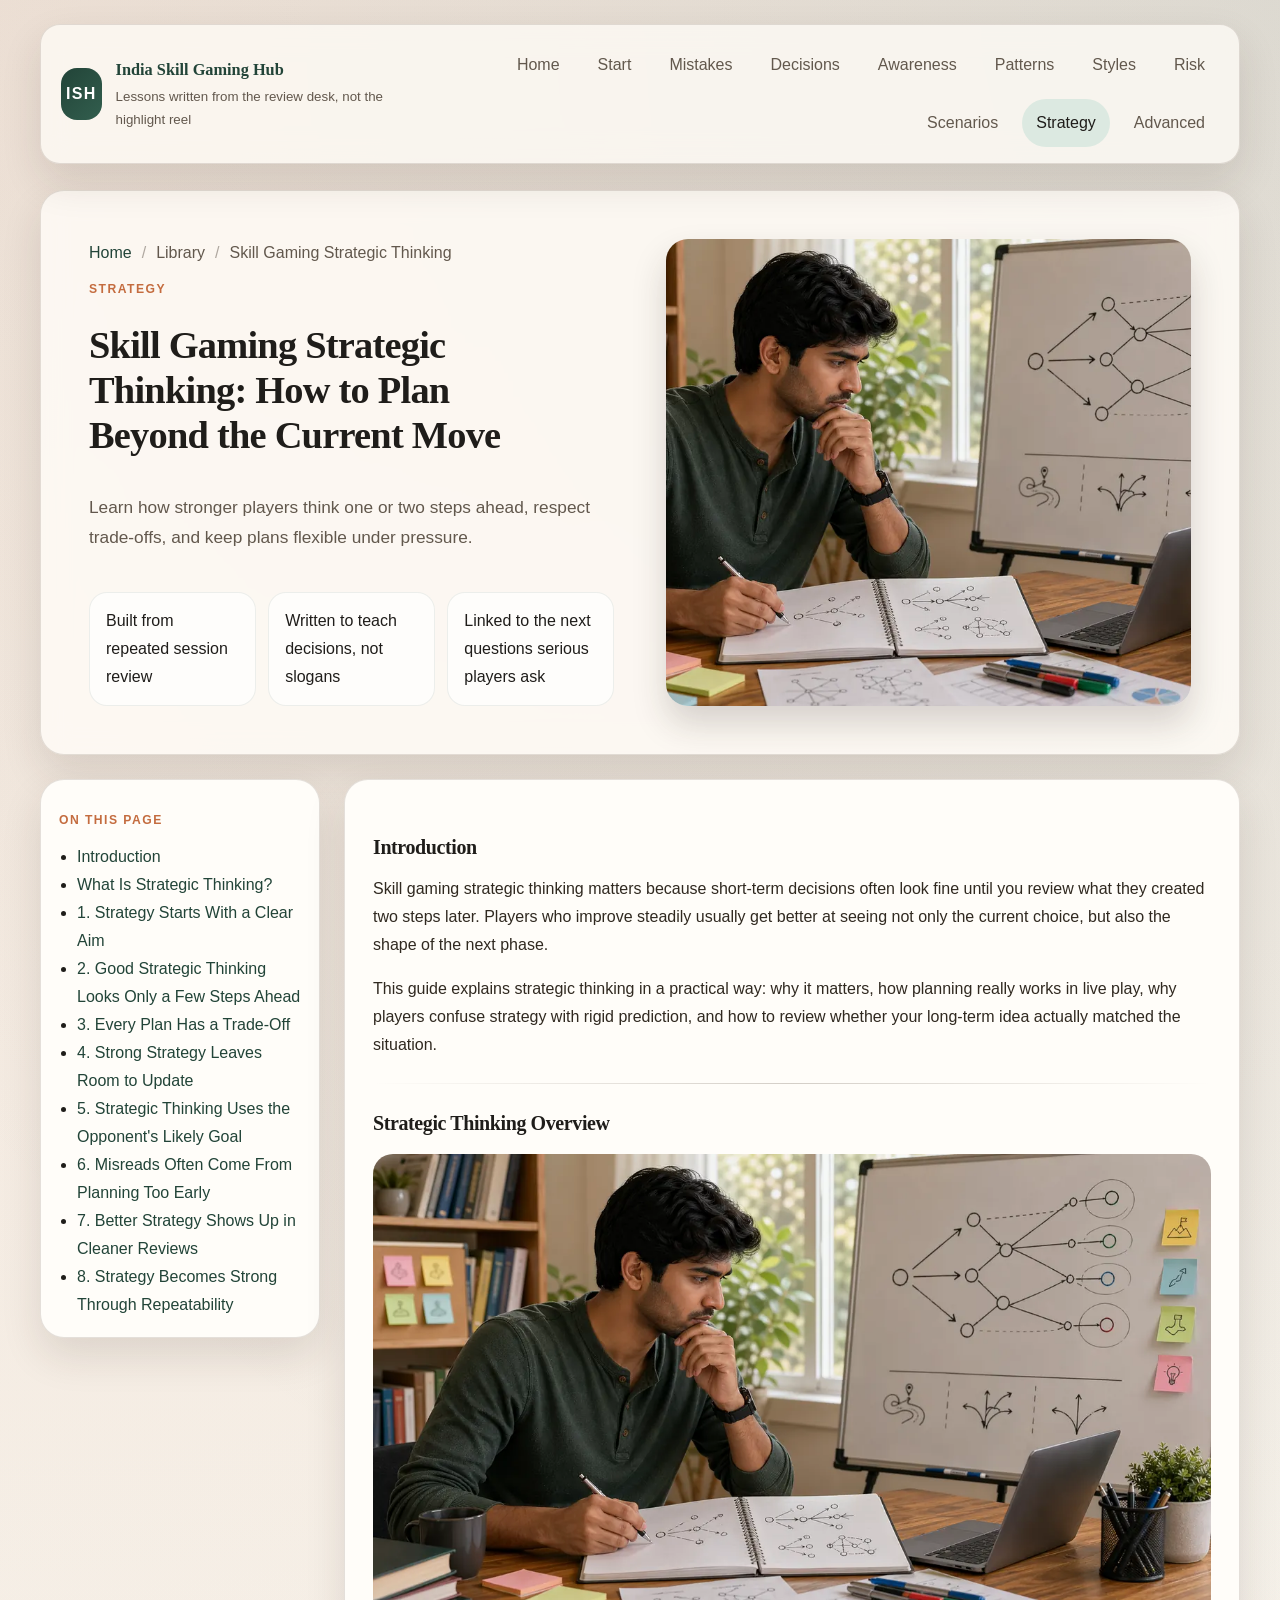
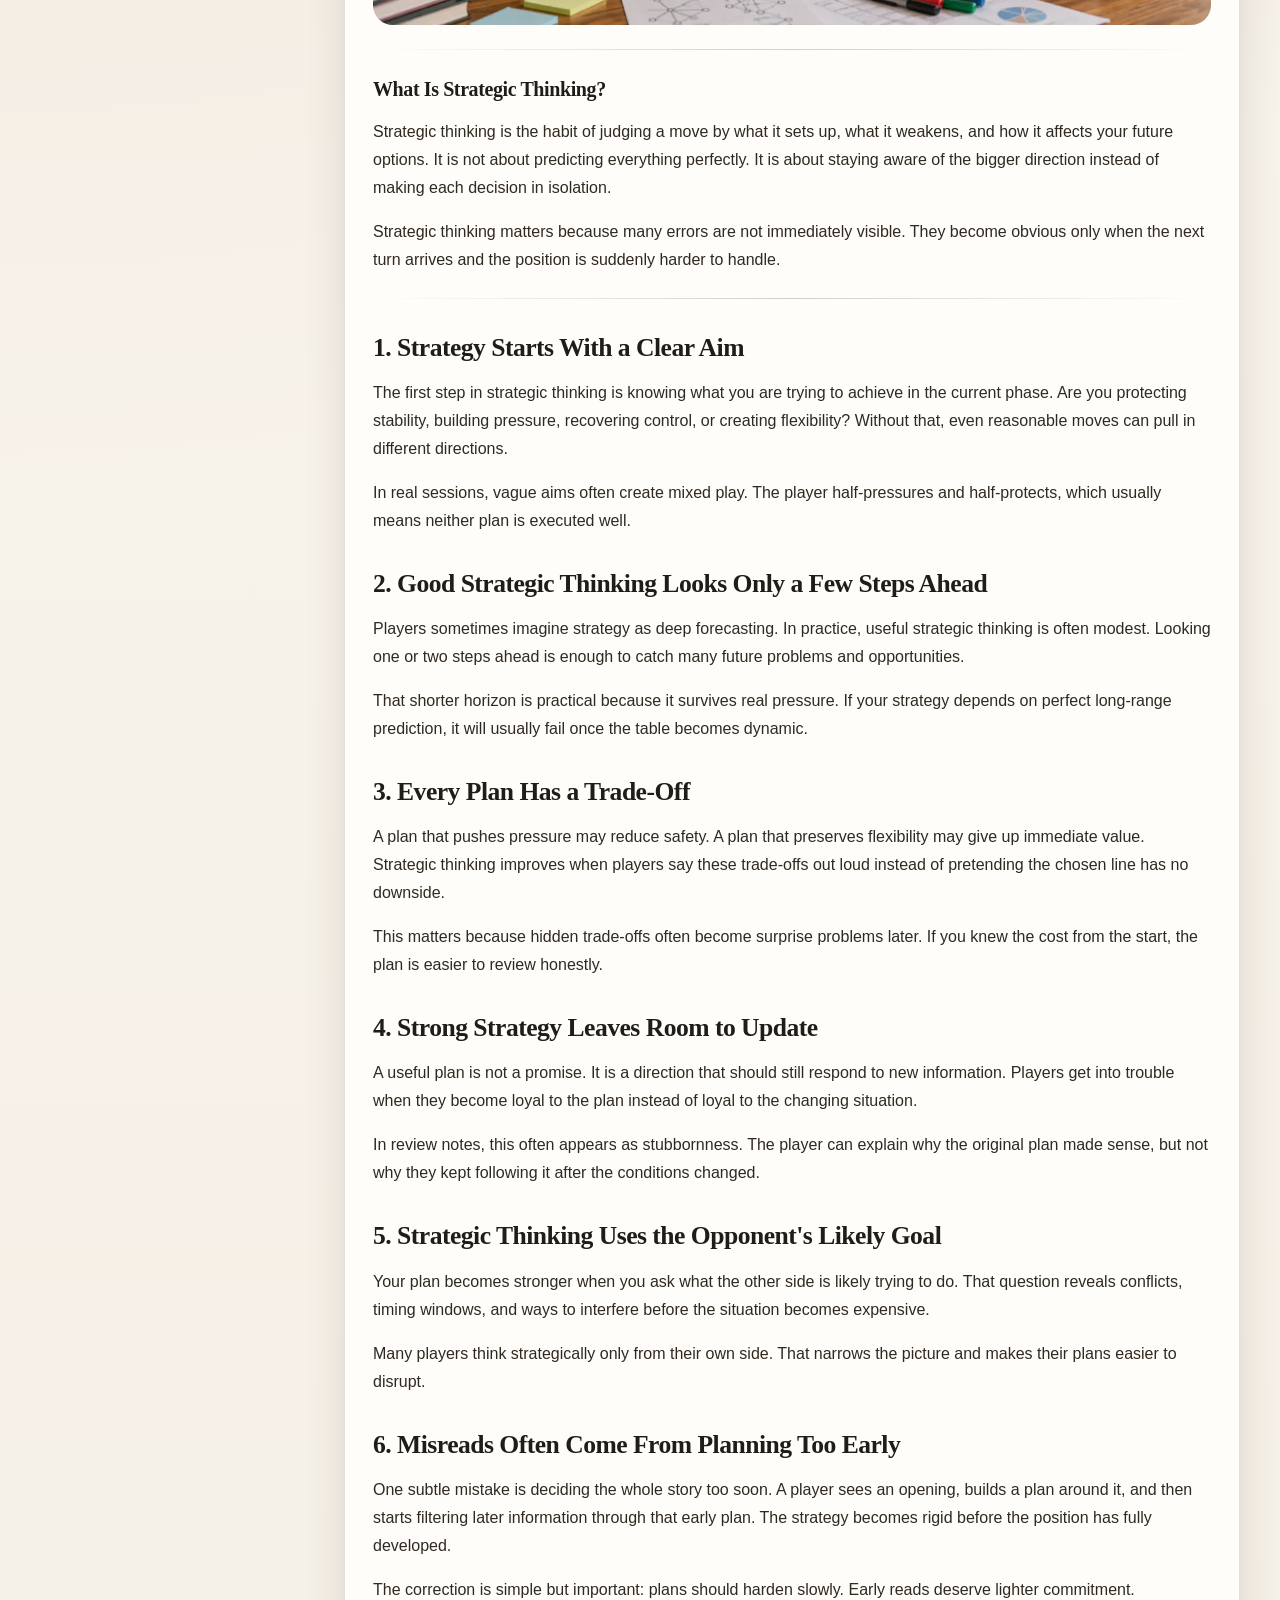
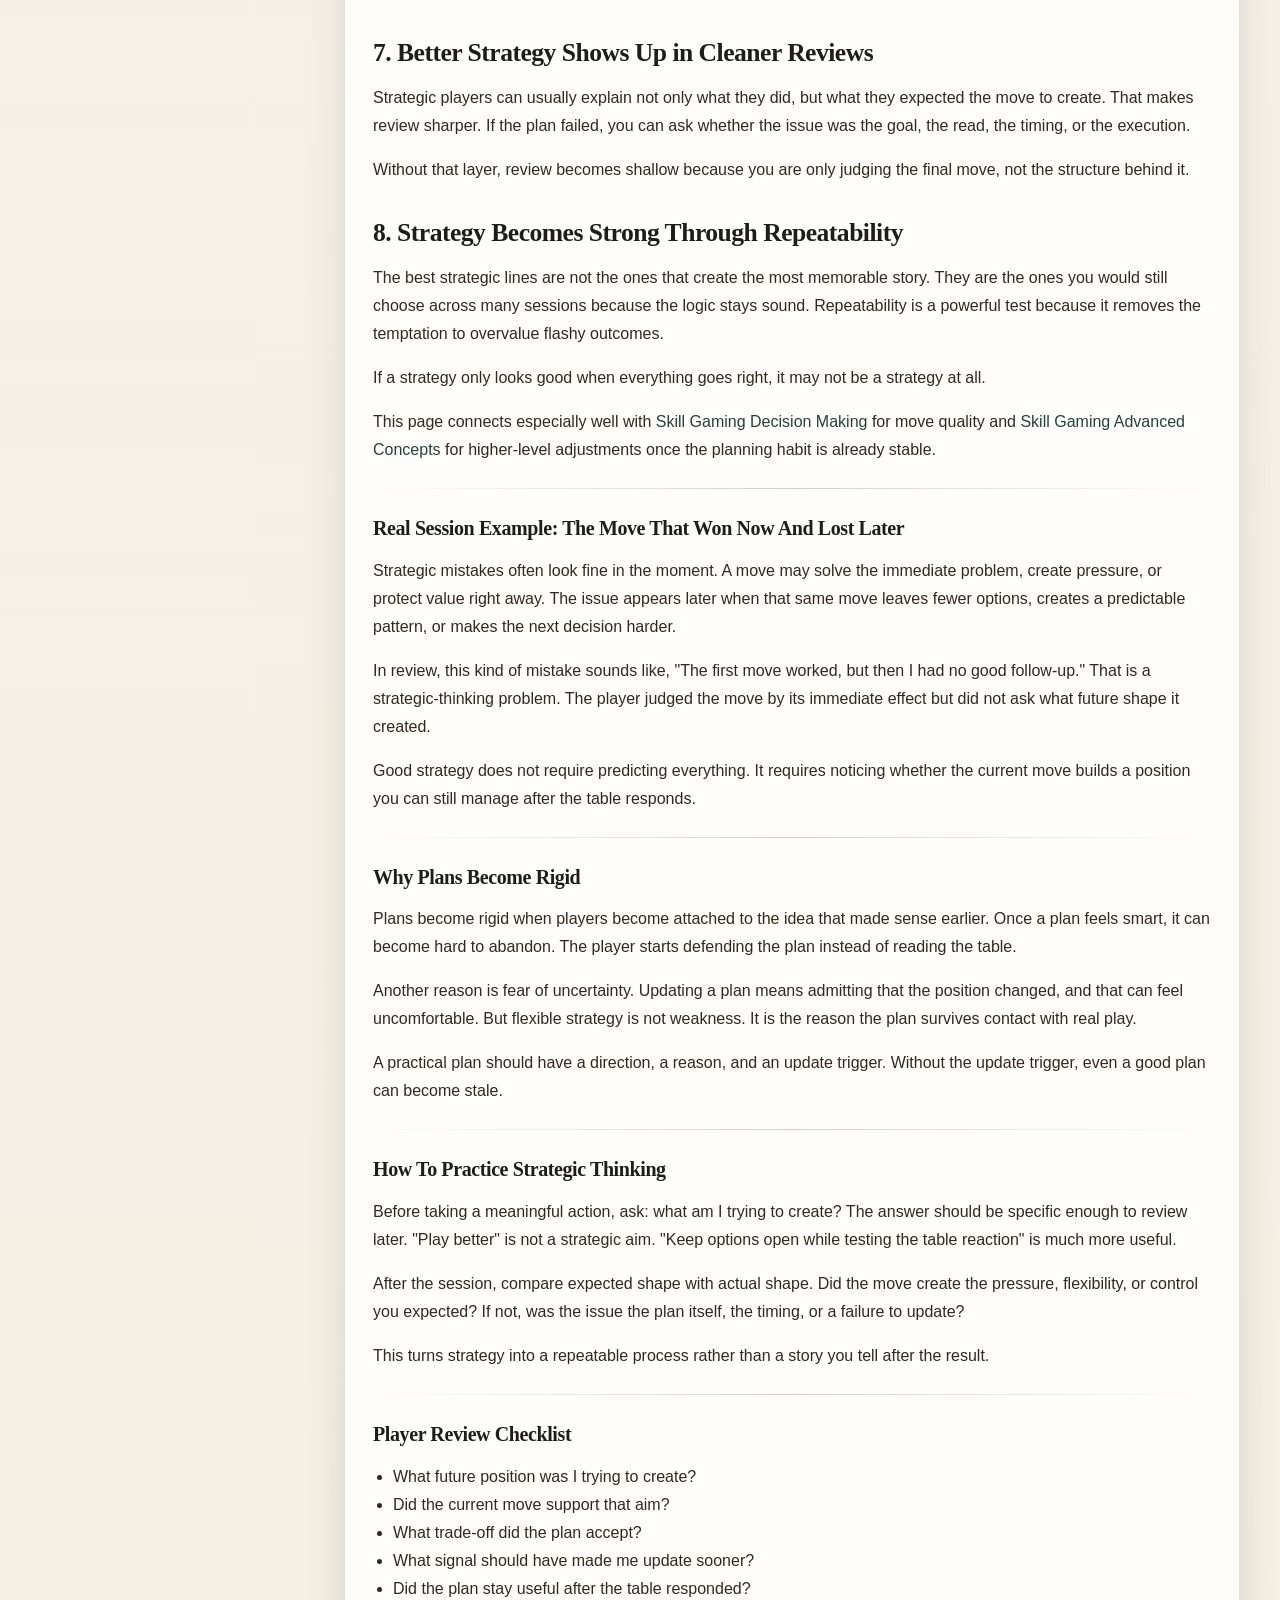
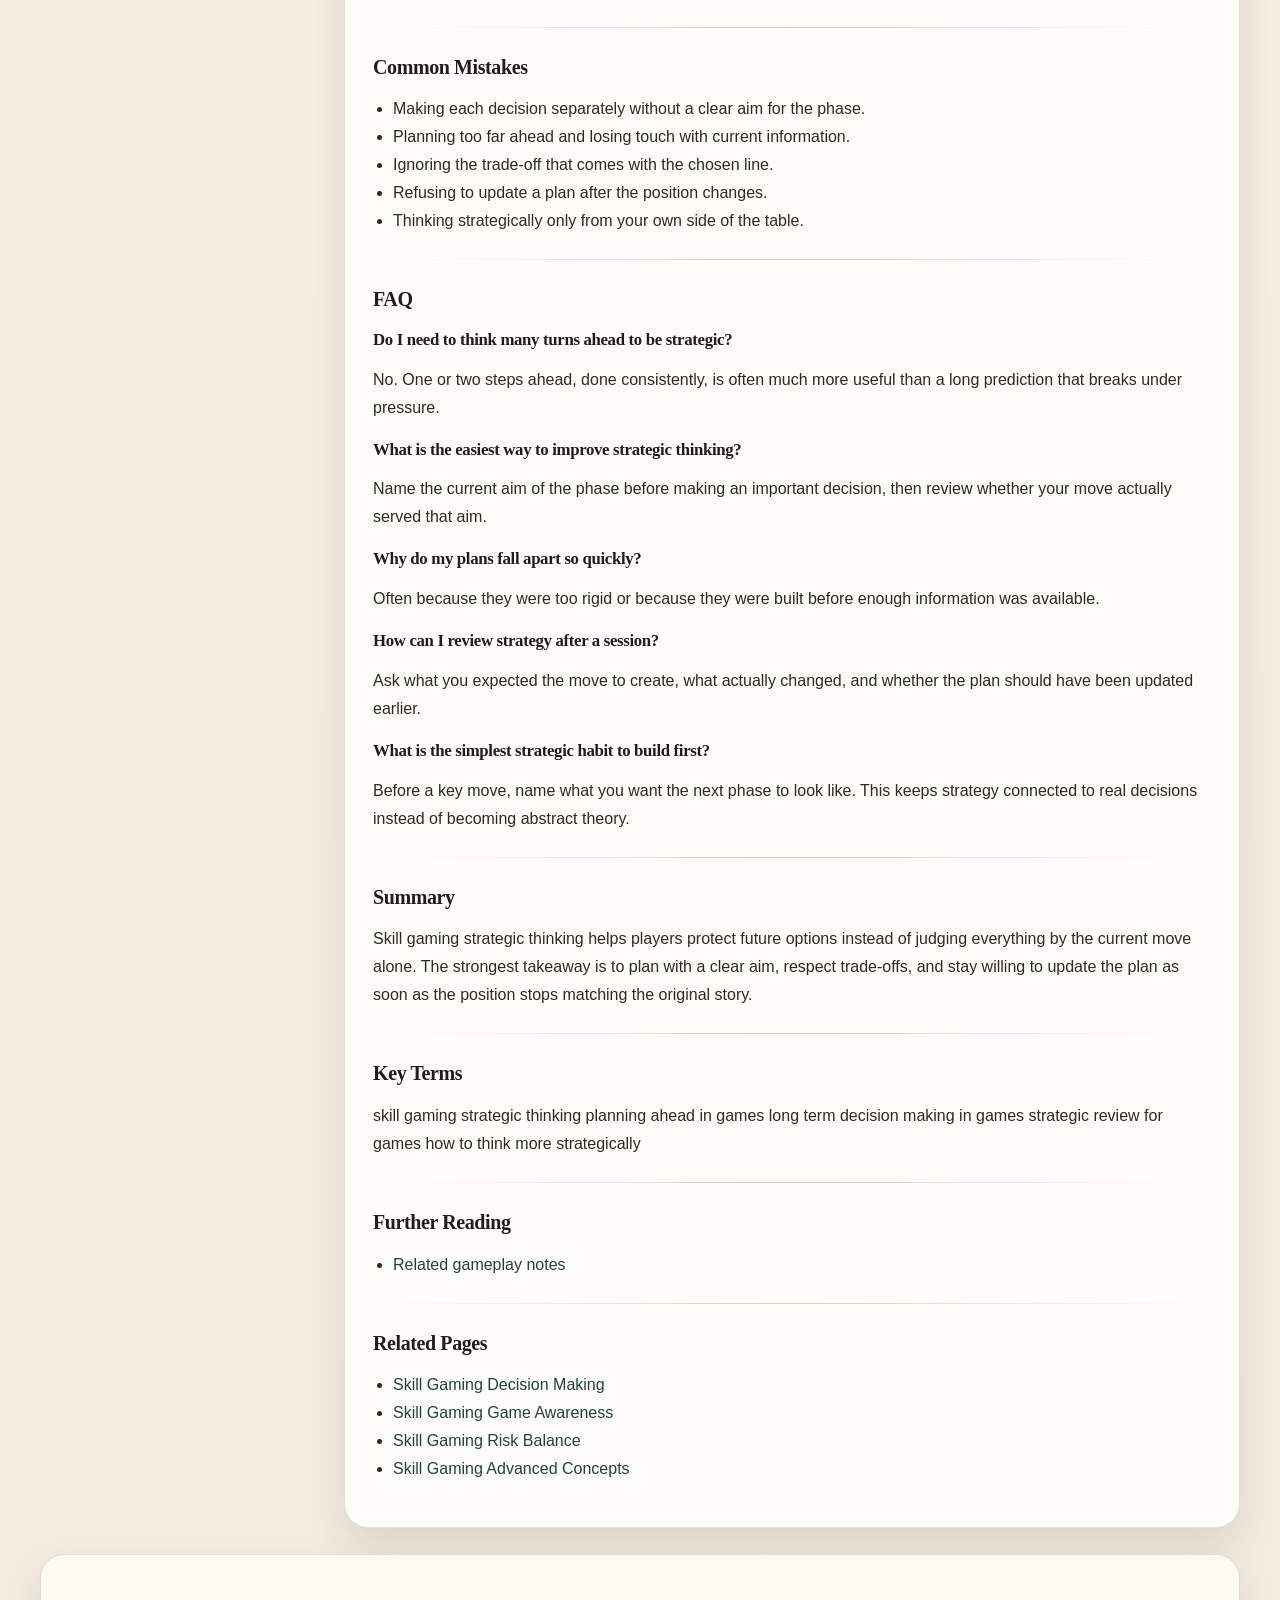
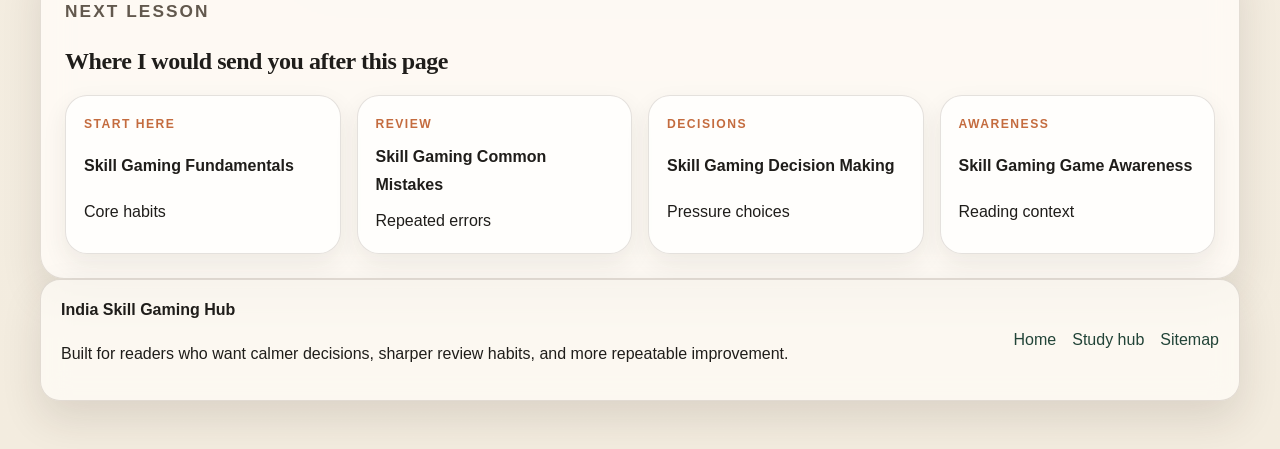
<file: strategic-thinking.html>
<!doctype html>
<html lang="en">
<head>
  <meta charset="utf-8" />
  <meta name="viewport" content="width=device-width, initial-scale=1" />
  <title>Skill Gaming Strategic Thinking: How to Plan Beyond the Current Move</title>
  <meta name="description" content="Learn how stronger players think one or two steps ahead, respect trade-offs, and keep plans flexible under pressure." />
  <link rel="canonical" href="./strategic-thinking.html" />
  <meta property="og:type" content="article" />
  <meta property="og:title" content="Skill Gaming Strategic Thinking: How to Plan Beyond the Current Move" />
  <meta property="og:description" content="Learn how stronger players think one or two steps ahead, respect trade-offs, and keep plans flexible under pressure." />
  <meta property="og:url" content="./strategic-thinking.html" />
  <meta property="og:image" content="./assets/images/strategic-thinking.webp" />
  <meta name="twitter:card" content="summary_large_image" />
  <meta name="twitter:title" content="Skill Gaming Strategic Thinking: How to Plan Beyond the Current Move" />
  <meta name="twitter:description" content="Learn how stronger players think one or two steps ahead, respect trade-offs, and keep plans flexible under pressure." />
  <meta name="twitter:image" content="./assets/images/strategic-thinking.webp" />
  <link rel="stylesheet" href="assets/css/index.css" />
  <script type="application/ld+json">{
  "@context": "https://schema.org",
  "@type": "Article",
  "headline": "Skill Gaming Strategic Thinking: How to Plan Beyond the Current Move",
  "description": "Learn how stronger players think one or two steps ahead, respect trade-offs, and keep plans flexible under pressure.",
  "image": "./assets/images/strategic-thinking.webp",
  "url": "./strategic-thinking.html",
  "inLanguage": "en",
  "publisher": {
    "@type": "Organization",
    "name": "India Skill Gaming Hub"
  }
}</script>
</head>
<body data-page="strategic-thinking">
  <div class="site-shell">
    <header class="site-header">
      <a class="brand" href="index.html">
        <span class="brand-mark">ISH</span>
        <span>
          <strong>India Skill Gaming Hub</strong>
          <small>Lessons written from the review desk, not the highlight reel</small>
        </span>
      </a>
      <button class="menu-toggle" type="button" aria-expanded="false" aria-controls="site-nav">Menu</button>
      <nav id="site-nav" class="site-nav"><a href="index.html">Home</a><a href="fundamentals.html">Start</a><a href="common-mistakes.html">Mistakes</a><a href="decision-making.html">Decisions</a><a href="game-awareness.html">Awareness</a><a href="pattern-recognition.html">Patterns</a><a href="play-styles.html">Styles</a><a href="risk-balance.html">Risk</a><a href="scenarios.html">Scenarios</a><a href="strategic-thinking.html" class="active">Strategy</a><a href="advanced-concepts.html">Advanced</a></nav>
    </header>
    <main>
      <section class="hero article-hero">
        <div class="hero-copy">
          <nav class="breadcrumbs"><a href="index.html">Home</a><span>Library</span><span>Skill Gaming Strategic Thinking</span></nav>
          <p class="eyebrow">Strategy</p>
          <h1>Skill Gaming Strategic Thinking: How to Plan Beyond the Current Move</h1>
          <p class="hero-summary">Learn how stronger players think one or two steps ahead, respect trade-offs, and keep plans flexible under pressure.</p>
          <div class="hero-points">
            <span>Built from repeated session review</span>
            <span>Written to teach decisions, not slogans</span>
            <span>Linked to the next questions serious players ask</span>
          </div>
        </div>
        <div class="hero-visual">
          <img src="assets/images/strategic-thinking.webp" alt="Skill Gaming Strategic Thinking: How to Plan Beyond the Current Move" loading="eager" />
        </div>
      </section>
      <section class="page-layout">
        <aside class="page-toc"><div class="toc-card"><p class="toc-label">On This Page</p><ul><li><a href="#introduction">Introduction</a></li><li><a href="#what-is-strategic-thinking">What Is Strategic Thinking?</a></li><li><a href="#1-strategy-starts-with-a-clear-aim">1. Strategy Starts With a Clear Aim</a></li><li><a href="#2-good-strategic-thinking-looks-only-a-few-steps-ahead">2. Good Strategic Thinking Looks Only a Few Steps Ahead</a></li><li><a href="#3-every-plan-has-a-trade-off">3. Every Plan Has a Trade-Off</a></li><li><a href="#4-strong-strategy-leaves-room-to-update">4. Strong Strategy Leaves Room to Update</a></li><li><a href="#5-strategic-thinking-uses-the-opponents-likely-goal">5. Strategic Thinking Uses the Opponent&#x27;s Likely Goal</a></li><li><a href="#6-misreads-often-come-from-planning-too-early">6. Misreads Often Come From Planning Too Early</a></li><li><a href="#7-better-strategy-shows-up-in-cleaner-reviews">7. Better Strategy Shows Up in Cleaner Reviews</a></li><li><a href="#8-strategy-becomes-strong-through-repeatability">8. Strategy Becomes Strong Through Repeatability</a></li></ul></div></aside>
        <article class="article-card">
          <div class="article-body"><h3 id="introduction">Introduction</h3>
<p>Skill gaming strategic thinking matters because short-term decisions often look fine until you review what they created two steps later. Players who improve steadily usually get better at seeing not only the current choice, but also the shape of the next phase.</p>
<p>This guide explains strategic thinking in a practical way: why it matters, how planning really works in live play, why players confuse strategy with rigid prediction, and how to review whether your long-term idea actually matched the situation.</p>
<hr class="divider" />
<h3 id="strategic-thinking-overview">Strategic Thinking Overview</h3>
<figure class="feature-image"><img src="assets/images/strategic-thinking.webp" alt="Skill gaming strategic thinking scene with planning notes, diagrams, and a calm educational workspace" loading="lazy" /></figure>
<hr class="divider" />
<h3 id="what-is-strategic-thinking">What Is Strategic Thinking?</h3>
<p>Strategic thinking is the habit of judging a move by what it sets up, what it weakens, and how it affects your future options. It is not about predicting everything perfectly. It is about staying aware of the bigger direction instead of making each decision in isolation.</p>
<p>Strategic thinking matters because many errors are not immediately visible. They become obvious only when the next turn arrives and the position is suddenly harder to handle.</p>
<hr class="divider" />
<section class="article-section"><h2 id="1-strategy-starts-with-a-clear-aim">1. Strategy Starts With a Clear Aim</h2></section>
<p>The first step in strategic thinking is knowing what you are trying to achieve in the current phase. Are you protecting stability, building pressure, recovering control, or creating flexibility? Without that, even reasonable moves can pull in different directions.</p>
<p>In real sessions, vague aims often create mixed play. The player half-pressures and half-protects, which usually means neither plan is executed well.</p>
<section class="article-section"><h2 id="2-good-strategic-thinking-looks-only-a-few-steps-ahead">2. Good Strategic Thinking Looks Only a Few Steps Ahead</h2></section>
<p>Players sometimes imagine strategy as deep forecasting. In practice, useful strategic thinking is often modest. Looking one or two steps ahead is enough to catch many future problems and opportunities.</p>
<p>That shorter horizon is practical because it survives real pressure. If your strategy depends on perfect long-range prediction, it will usually fail once the table becomes dynamic.</p>
<section class="article-section"><h2 id="3-every-plan-has-a-trade-off">3. Every Plan Has a Trade-Off</h2></section>
<p>A plan that pushes pressure may reduce safety. A plan that preserves flexibility may give up immediate value. Strategic thinking improves when players say these trade-offs out loud instead of pretending the chosen line has no downside.</p>
<p>This matters because hidden trade-offs often become surprise problems later. If you knew the cost from the start, the plan is easier to review honestly.</p>
<section class="article-section"><h2 id="4-strong-strategy-leaves-room-to-update">4. Strong Strategy Leaves Room to Update</h2></section>
<p>A useful plan is not a promise. It is a direction that should still respond to new information. Players get into trouble when they become loyal to the plan instead of loyal to the changing situation.</p>
<p>In review notes, this often appears as stubbornness. The player can explain why the original plan made sense, but not why they kept following it after the conditions changed.</p>
<section class="article-section"><h2 id="5-strategic-thinking-uses-the-opponents-likely-goal">5. Strategic Thinking Uses the Opponent&#x27;s Likely Goal</h2></section>
<p>Your plan becomes stronger when you ask what the other side is likely trying to do. That question reveals conflicts, timing windows, and ways to interfere before the situation becomes expensive.</p>
<p>Many players think strategically only from their own side. That narrows the picture and makes their plans easier to disrupt.</p>
<section class="article-section"><h2 id="6-misreads-often-come-from-planning-too-early">6. Misreads Often Come From Planning Too Early</h2></section>
<p>One subtle mistake is deciding the whole story too soon. A player sees an opening, builds a plan around it, and then starts filtering later information through that early plan. The strategy becomes rigid before the position has fully developed.</p>
<p>The correction is simple but important: plans should harden slowly. Early reads deserve lighter commitment.</p>
<section class="article-section"><h2 id="7-better-strategy-shows-up-in-cleaner-reviews">7. Better Strategy Shows Up in Cleaner Reviews</h2></section>
<p>Strategic players can usually explain not only what they did, but what they expected the move to create. That makes review sharper. If the plan failed, you can ask whether the issue was the goal, the read, the timing, or the execution.</p>
<p>Without that layer, review becomes shallow because you are only judging the final move, not the structure behind it.</p>
<section class="article-section"><h2 id="8-strategy-becomes-strong-through-repeatability">8. Strategy Becomes Strong Through Repeatability</h2></section>
<p>The best strategic lines are not the ones that create the most memorable story. They are the ones you would still choose across many sessions because the logic stays sound. Repeatability is a powerful test because it removes the temptation to overvalue flashy outcomes.</p>
<p>If a strategy only looks good when everything goes right, it may not be a strategy at all.</p>
<p>This page connects especially well with <a href="decision-making.html">Skill Gaming Decision Making</a> for move quality and <a href="advanced-concepts.html">Skill Gaming Advanced Concepts</a> for higher-level adjustments once the planning habit is already stable.</p>
<hr class="divider" />
<h3 id="real-session-example-the-move-that-won-now-and-lost-later">Real Session Example: The Move That Won Now And Lost Later</h3>
<p>Strategic mistakes often look fine in the moment. A move may solve the immediate problem, create pressure, or protect value right away. The issue appears later when that same move leaves fewer options, creates a predictable pattern, or makes the next decision harder.</p>
<p>In review, this kind of mistake sounds like, &quot;The first move worked, but then I had no good follow-up.&quot; That is a strategic-thinking problem. The player judged the move by its immediate effect but did not ask what future shape it created.</p>
<p>Good strategy does not require predicting everything. It requires noticing whether the current move builds a position you can still manage after the table responds.</p>
<hr class="divider" />
<h3 id="why-plans-become-rigid">Why Plans Become Rigid</h3>
<p>Plans become rigid when players become attached to the idea that made sense earlier. Once a plan feels smart, it can become hard to abandon. The player starts defending the plan instead of reading the table.</p>
<p>Another reason is fear of uncertainty. Updating a plan means admitting that the position changed, and that can feel uncomfortable. But flexible strategy is not weakness. It is the reason the plan survives contact with real play.</p>
<p>A practical plan should have a direction, a reason, and an update trigger. Without the update trigger, even a good plan can become stale.</p>
<hr class="divider" />
<h3 id="how-to-practice-strategic-thinking">How To Practice Strategic Thinking</h3>
<p>Before taking a meaningful action, ask: what am I trying to create? The answer should be specific enough to review later. &quot;Play better&quot; is not a strategic aim. &quot;Keep options open while testing the table reaction&quot; is much more useful.</p>
<p>After the session, compare expected shape with actual shape. Did the move create the pressure, flexibility, or control you expected? If not, was the issue the plan itself, the timing, or a failure to update?</p>
<p>This turns strategy into a repeatable process rather than a story you tell after the result.</p>
<hr class="divider" />
<h3 id="player-review-checklist">Player Review Checklist</h3>
<ul><li>What future position was I trying to create?</li><li>Did the current move support that aim?</li><li>What trade-off did the plan accept?</li><li>What signal should have made me update sooner?</li><li>Did the plan stay useful after the table responded?</li></ul>
<hr class="divider" />
<h3 id="common-mistakes">Common Mistakes</h3>
<ul><li>Making each decision separately without a clear aim for the phase.</li><li>Planning too far ahead and losing touch with current information.</li><li>Ignoring the trade-off that comes with the chosen line.</li><li>Refusing to update a plan after the position changes.</li><li>Thinking strategically only from your own side of the table.</li></ul>
<hr class="divider" />
<h3 id="faq">FAQ</h3>
<h4 id="8-strategy-becomes-strong-through-repeatability-do-i-need-to-think-many-turns-ahead-to-be-strategic">Do I need to think many turns ahead to be strategic?</h4>
<p>No. One or two steps ahead, done consistently, is often much more useful than a long prediction that breaks under pressure.</p>
<h4 id="8-strategy-becomes-strong-through-repeatability-what-is-the-easiest-way-to-improve-strategic-thinking">What is the easiest way to improve strategic thinking?</h4>
<p>Name the current aim of the phase before making an important decision, then review whether your move actually served that aim.</p>
<h4 id="8-strategy-becomes-strong-through-repeatability-why-do-my-plans-fall-apart-so-quickly">Why do my plans fall apart so quickly?</h4>
<p>Often because they were too rigid or because they were built before enough information was available.</p>
<h4 id="8-strategy-becomes-strong-through-repeatability-how-can-i-review-strategy-after-a-session">How can I review strategy after a session?</h4>
<p>Ask what you expected the move to create, what actually changed, and whether the plan should have been updated earlier.</p>
<h4 id="what-is-the-simplest-strategic-habit-to-build-first">What is the simplest strategic habit to build first?</h4>
<p>Before a key move, name what you want the next phase to look like. This keeps strategy connected to real decisions instead of becoming abstract theory.</p>
<hr class="divider" />
<h3 id="summary">Summary</h3>
<p>Skill gaming strategic thinking helps players protect future options instead of judging everything by the current move alone. The strongest takeaway is to plan with a clear aim, respect trade-offs, and stay willing to update the plan as soon as the position stops matching the original story.</p>
<hr class="divider" />
<h3 id="key-terms">Key Terms</h3>
<p>skill gaming strategic thinking planning ahead in games long term decision making in games strategic review for games how to think more strategically</p>
<hr class="divider" />
<h3 id="further-reading">Further Reading</h3>
<ul><li><a href="./" target="_blank" rel="noopener noreferrer">Related gameplay notes</a></li></ul>
<hr class="divider" />
<h3 id="related-pages">Related Pages</h3>
<ul><li><a href="decision-making.html">Skill Gaming Decision Making</a></li><li><a href="game-awareness.html">Skill Gaming Game Awareness</a></li><li><a href="risk-balance.html">Skill Gaming Risk Balance</a></li><li><a href="advanced-concepts.html">Skill Gaming Advanced Concepts</a></li></ul></div>
        </article>
      </section>
      <section class="related-strip">
        <div class="section-heading">
          <p class="eyebrow">Next Lesson</p>
          <h2>Where I would send you after this page</h2>
        </div>
        <div class="mini-grid"><a class="mini-card" href="fundamentals.html"><span class="mini-eyebrow">Start Here</span><strong>Skill Gaming Fundamentals</strong><span>Core habits</span></a><a class="mini-card" href="common-mistakes.html"><span class="mini-eyebrow">Review</span><strong>Skill Gaming Common Mistakes</strong><span>Repeated errors</span></a><a class="mini-card" href="decision-making.html"><span class="mini-eyebrow">Decisions</span><strong>Skill Gaming Decision Making</strong><span>Pressure choices</span></a><a class="mini-card" href="game-awareness.html"><span class="mini-eyebrow">Awareness</span><strong>Skill Gaming Game Awareness</strong><span>Reading context</span></a></div>
      </section>
    </main>
    <footer class="site-footer">
      <div>
        <strong>India Skill Gaming Hub</strong>
        <p>Built for readers who want calmer decisions, sharper review habits, and more repeatable improvement.</p>
      </div>
      <div class="footer-links">
        <a href="index.html">Home</a>
        <a href="index.html">Study hub</a>
        <a href="sitemap.xml">Sitemap</a>
      </div>
    </footer>
  </div>
  <script src="assets/js/index.js"></script>
</body>
</html>
</file>
<file: assets/css/index.css>
:root {
  --bg: #f6f0e7;
  --bg-soft: #fbf7f1;
  --surface: rgba(255, 252, 247, 0.84);
  --surface-strong: #fffdf9;
  --text: #1f1d1a;
  --muted: #62584d;
  --line: rgba(73, 58, 42, 0.15);
  --brand: #224438;
  --brand-soft: #dce9e1;
  --accent: #c46c3f;
  --shadow: 0 18px 40px rgba(49, 37, 25, 0.12);
  --radius: 24px;
  --radius-sm: 16px;
  --content-width: 1200px;
}

* {
  box-sizing: border-box;
}

html {
  scroll-behavior: smooth;
}

body {
  margin: 0;
  color: var(--text);
  background:
    radial-gradient(circle at top left, rgba(196, 108, 63, 0.12), transparent 30%),
    radial-gradient(circle at top right, rgba(34, 68, 56, 0.12), transparent 25%),
    linear-gradient(180deg, #f8f4ee 0%, #f3ecdf 100%);
  font-family: "Segoe UI", "Trebuchet MS", Arial, sans-serif;
  line-height: 1.75;
}

img {
  max-width: 100%;
  display: block;
}

a {
  color: var(--brand);
  text-decoration: none;
}

a:hover {
  text-decoration: underline;
}

code {
  padding: 0.12rem 0.42rem;
  border-radius: 999px;
  background: rgba(34, 68, 56, 0.08);
  font-family: Consolas, "Courier New", monospace;
  font-size: 0.95em;
}

.site-shell {
  width: min(calc(100% - 32px), var(--content-width));
  margin: 0 auto;
  padding: 24px 0 48px;
}

.site-header,
.site-footer,
.hero,
.story-panel,
.hub-grid-section,
.pathway-panel,
.article-card,
.toc-card,
.related-strip {
  backdrop-filter: blur(14px);
}

.site-header,
.site-footer {
  display: flex;
  align-items: center;
  justify-content: space-between;
  gap: 20px;
  padding: 16px 20px;
  border: 1px solid var(--line);
  border-radius: 20px;
  background: rgba(255, 252, 247, 0.75);
  box-shadow: var(--shadow);
}

.site-header {
  position: sticky;
  top: 14px;
  z-index: 10;
}

.brand {
  display: inline-flex;
  align-items: center;
  gap: 14px;
  min-width: 0;
}

.brand:hover {
  text-decoration: none;
}

.brand-mark {
  display: inline-grid;
  place-items: center;
  width: 52px;
  height: 52px;
  border-radius: 16px;
  background: linear-gradient(135deg, var(--brand), #325e4e);
  color: #fff;
  font-weight: 700;
  letter-spacing: 0.08em;
}

.brand strong,
.brand small {
  display: block;
}

.brand strong {
  font-family: "Palatino Linotype", "Book Antiqua", Palatino, serif;
  font-size: 1.02rem;
}

.brand small {
  color: var(--muted);
}

.site-nav {
  display: flex;
  flex-wrap: wrap;
  gap: 10px;
  justify-content: flex-end;
}

.site-nav a {
  padding: 10px 14px;
  border-radius: 999px;
  color: var(--muted);
  transition: 0.2s ease;
}

.site-nav a.active,
.site-nav a:hover {
  color: var(--text);
  background: var(--brand-soft);
  text-decoration: none;
}

.menu-toggle {
  display: none;
  border: 0;
  background: var(--brand);
  color: #fff;
  border-radius: 999px;
  padding: 10px 16px;
  font: inherit;
}

.hero,
.story-panel,
.hub-grid-section,
.pathway-panel,
.related-strip {
  margin-top: 26px;
  border: 1px solid var(--line);
  border-radius: var(--radius);
  background: var(--surface);
  box-shadow: var(--shadow);
}

.hero {
  display: grid;
  grid-template-columns: minmax(0, 1fr) minmax(360px, 1fr);
  gap: clamp(28px, 4vw, 56px);
  padding: clamp(26px, 4vw, 48px);
  align-items: stretch;
}

.hero-copy {
  display: flex;
  flex-direction: column;
  justify-content: center;
  min-width: 0;
}

.hero-copy h1,
.section-heading h2,
.article-card h1,
.article-card h2,
.article-card h3,
.article-card h4 {
  font-family: "Palatino Linotype", "Book Antiqua", Palatino, serif;
  line-height: 1.18;
  letter-spacing: -0.02em;
}

.hero-copy h1 {
  max-width: 11.5em;
  margin: 10px 0 16px;
  font-size: clamp(2.45rem, 3.2vw, 4rem);
}

.eyebrow,
.toc-label,
.guide-meta,
.mini-eyebrow {
  text-transform: uppercase;
  letter-spacing: 0.12em;
  font-weight: 700;
  font-size: 0.76rem;
  color: var(--accent);
}

.hero-summary,
.section-heading p,
.article-intro p:first-child {
  font-size: 1.08rem;
  color: var(--muted);
}

.hero-summary {
  max-width: 64ch;
}

.hero-points,
.hero-actions,
.pathway-steps,
.story-grid,
.guide-grid,
.mini-grid {
  display: grid;
}

.hero-points {
  grid-template-columns: repeat(3, minmax(0, 1fr));
  gap: 12px;
  margin-top: 22px;
}

.hero-points span,
.path-step {
  padding: 14px 16px;
  border-radius: 18px;
  background: rgba(255, 255, 255, 0.64);
  border: 1px solid rgba(34, 68, 56, 0.08);
}

.hero-actions {
  grid-template-columns: repeat(2, max-content);
  gap: 12px;
  margin-top: 20px;
}

.button {
  display: inline-flex;
  align-items: center;
  justify-content: center;
  min-height: 48px;
  padding: 0 20px;
  border-radius: 999px;
  font-weight: 700;
}

.button.primary {
  color: #fff;
  background: linear-gradient(135deg, var(--brand), #335e4f);
}

.button.secondary {
  color: var(--brand);
  background: rgba(34, 68, 56, 0.08);
}

.button:hover {
  text-decoration: none;
}

.hero-visual {
  display: flex;
  min-height: 100%;
}

.hero-visual img,
.guide-card img {
  width: 100%;
  object-fit: cover;
  border-radius: 22px;
  box-shadow: 0 18px 34px rgba(44, 34, 25, 0.18);
}

.hero-visual img {
  height: 100%;
  min-height: 360px;
  max-height: 520px;
  object-position: center;
}

.home-hero .hero-copy h1 {
  max-width: 10.8em;
}

.home-hero .hero-visual img {
  min-height: 430px;
}

.article-hero .hero-copy h1 {
  font-size: clamp(2.25rem, 3vw, 3.65rem);
}

.story-panel,
.hub-grid-section,
.pathway-panel,
.related-strip {
  padding: 24px;
}

.section-heading {
  margin-bottom: 20px;
}

.story-grid {
  grid-template-columns: repeat(3, minmax(0, 1fr));
  gap: 18px;
}

.story-card,
.guide-card,
.mini-card {
  border-radius: 22px;
  border: 1px solid var(--line);
  background: rgba(255, 255, 255, 0.72);
  box-shadow: 0 10px 24px rgba(52, 40, 28, 0.08);
}

.story-card {
  padding: 20px;
}

.guide-grid {
  grid-template-columns: repeat(3, minmax(0, 1fr));
  gap: 20px;
}

.guide-card {
  overflow: hidden;
  color: inherit;
}

.guide-card:hover,
.mini-card:hover {
  transform: translateY(-2px);
  transition: transform 0.2s ease;
  text-decoration: none;
}

.guide-card-copy {
  padding: 18px;
}

.guide-card-copy h3 {
  margin: 6px 0 10px;
  font-size: 1.4rem;
}

.guide-meta {
  display: inline-block;
  margin-top: 10px;
}

.pathway-steps {
  gap: 14px;
}

.path-step {
  display: grid;
  grid-template-columns: 38px 1fr;
  gap: 14px;
  align-items: start;
}

.page-layout {
  display: grid;
  grid-template-columns: minmax(0, 280px) minmax(0, 1fr);
  gap: 24px;
  align-items: start;
  margin-top: 24px;
}

.page-toc {
  position: sticky;
  top: 110px;
}

.toc-card,
.article-card {
  border: 1px solid var(--line);
  border-radius: var(--radius);
  background: var(--surface-strong);
  box-shadow: var(--shadow);
}

.toc-card {
  padding: 18px;
}

.toc-card ul {
  margin: 12px 0 0;
  padding-left: 18px;
}

.article-card {
  padding: 28px;
}

.article-card h2 {
  margin-top: 34px;
  margin-bottom: 10px;
  font-size: clamp(1.5rem, 2vw, 2rem);
}

.article-card h3 {
  margin-top: 28px;
  margin-bottom: 10px;
  font-size: 1.25rem;
}

.article-card h4 {
  margin-top: 18px;
  margin-bottom: 8px;
  font-size: 1.05rem;
}

.article-card p,
.article-card li {
  color: #302920;
}

.article-card ul {
  padding-left: 20px;
}

.table-wrap {
  overflow-x: auto;
  margin: 18px 0;
}

table {
  width: 100%;
  border-collapse: collapse;
  min-width: 640px;
  border-radius: 16px;
  overflow: hidden;
}

th,
td {
  padding: 12px 14px;
  border: 1px solid var(--line);
  text-align: left;
  vertical-align: top;
}

th {
  background: rgba(34, 68, 56, 0.08);
}

.feature-image {
  margin: 18px 0 24px;
}

.feature-image img {
  border-radius: 20px;
}

.divider {
  border: 0;
  height: 1px;
  margin: 24px 0;
  background: linear-gradient(90deg, transparent, rgba(73, 58, 42, 0.24), transparent);
}

.breadcrumbs {
  display: inline-flex;
  gap: 10px;
  flex-wrap: wrap;
  color: var(--muted);
}

.breadcrumbs span::before {
  content: "/";
  margin-right: 10px;
  color: rgba(98, 88, 77, 0.5);
}

.mini-grid {
  grid-template-columns: repeat(4, minmax(0, 1fr));
  gap: 16px;
}

.mini-card {
  padding: 18px;
  display: grid;
  gap: 8px;
  color: inherit;
}

.footer-links {
  display: flex;
  flex-wrap: wrap;
  gap: 16px;
}

@media (max-width: 1080px) {
  .hero,
  .page-layout,
  .story-grid,
  .guide-grid,
  .mini-grid {
    grid-template-columns: 1fr;
  }

  .page-toc {
    position: static;
  }

  .hero-copy h1,
  .home-hero .hero-copy h1 {
    max-width: 100%;
  }

  .hero-visual img,
  .home-hero .hero-visual img {
    min-height: 320px;
    max-height: 420px;
  }
}

@media (max-width: 760px) {
  .site-shell {
    width: min(calc(100% - 20px), var(--content-width));
    padding-top: 14px;
  }

  .site-header,
  .site-footer,
  .hero,
  .story-panel,
  .hub-grid-section,
  .pathway-panel,
  .article-card,
  .related-strip {
    border-radius: 18px;
  }

  .menu-toggle {
    display: inline-flex;
  }

  .site-header {
    flex-wrap: wrap;
  }

  .site-nav {
    display: none;
    width: 100%;
    justify-content: flex-start;
  }

  .site-nav.open {
    display: flex;
  }

  .hero {
    padding: 18px;
  }

  .hero-copy h1,
  .article-hero .hero-copy h1 {
    font-size: clamp(2rem, 9vw, 2.8rem);
  }

  .hero-visual img,
  .home-hero .hero-visual img {
    min-height: 220px;
    max-height: 300px;
  }

  .hero-points,
  .hero-actions {
    grid-template-columns: 1fr;
  }

  .article-card,
  .story-panel,
  .hub-grid-section,
  .pathway-panel,
  .related-strip {
    padding: 18px;
  }
}
</file>
